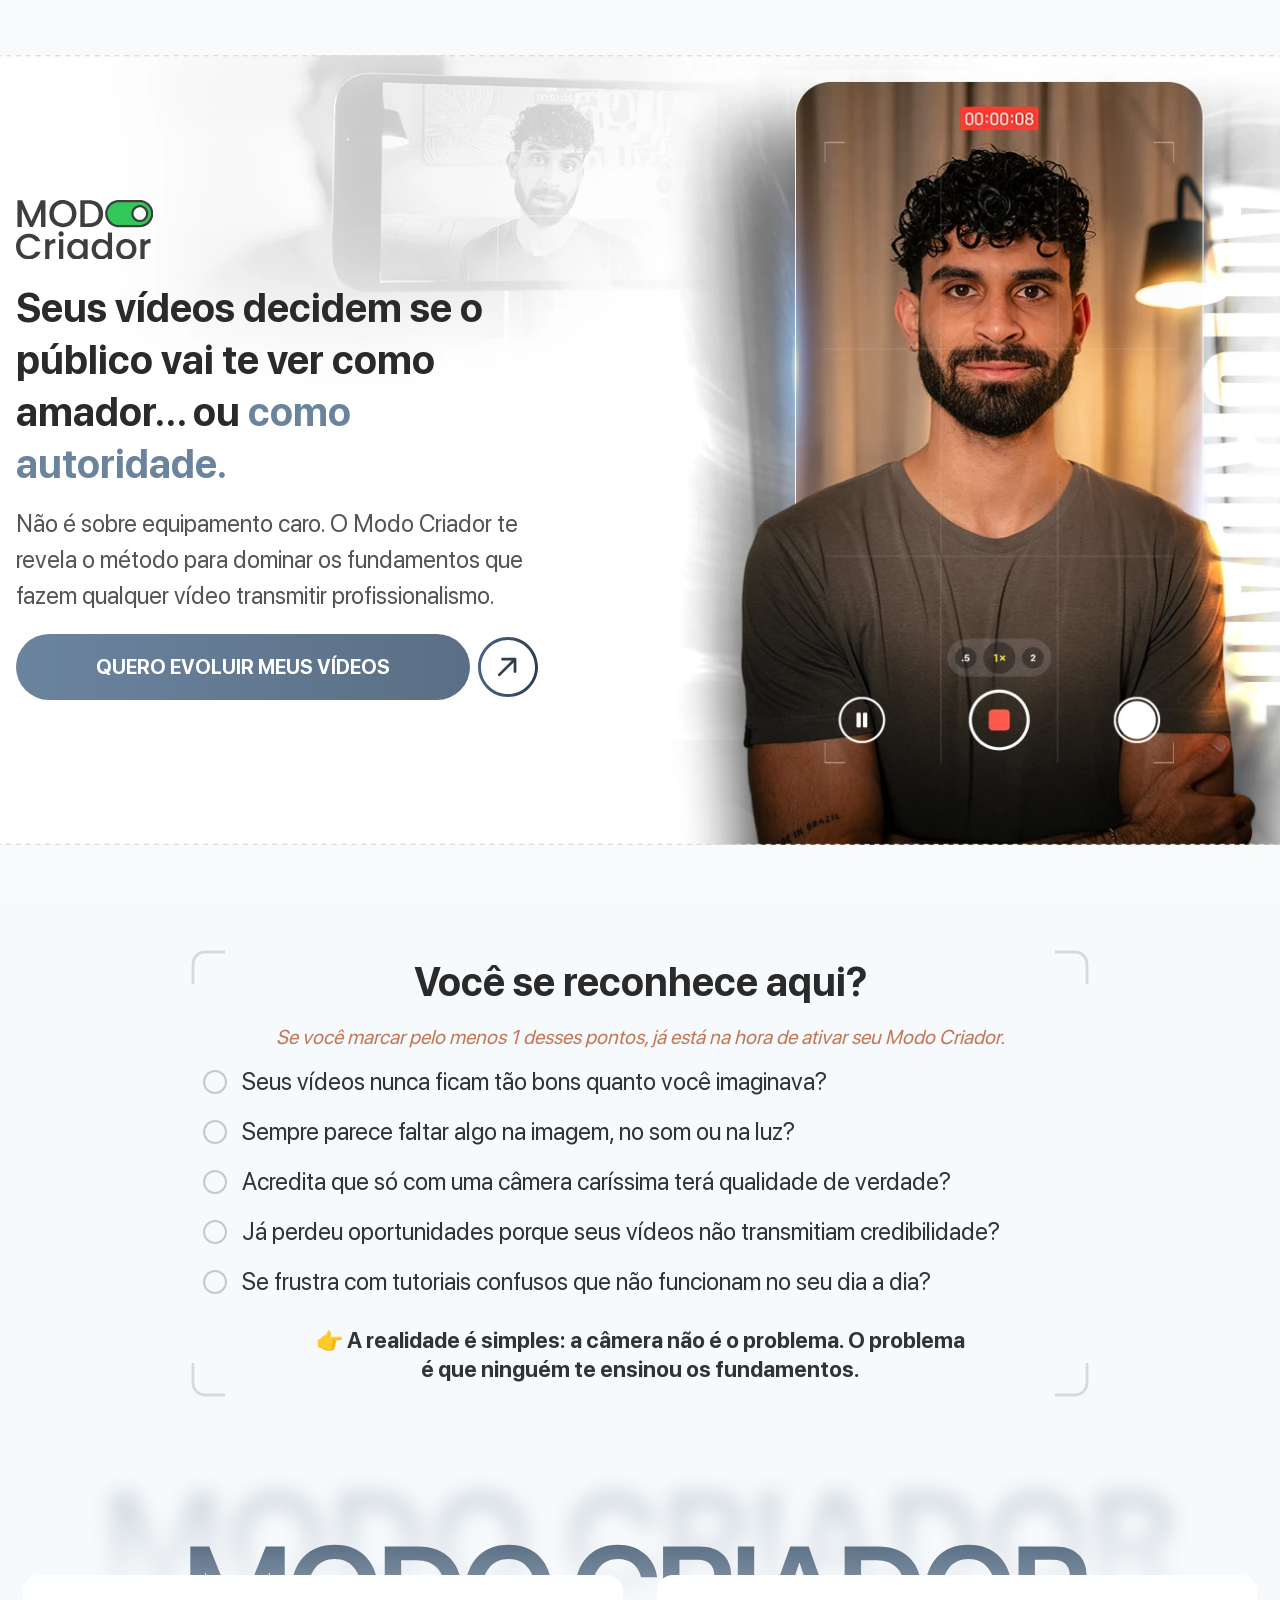
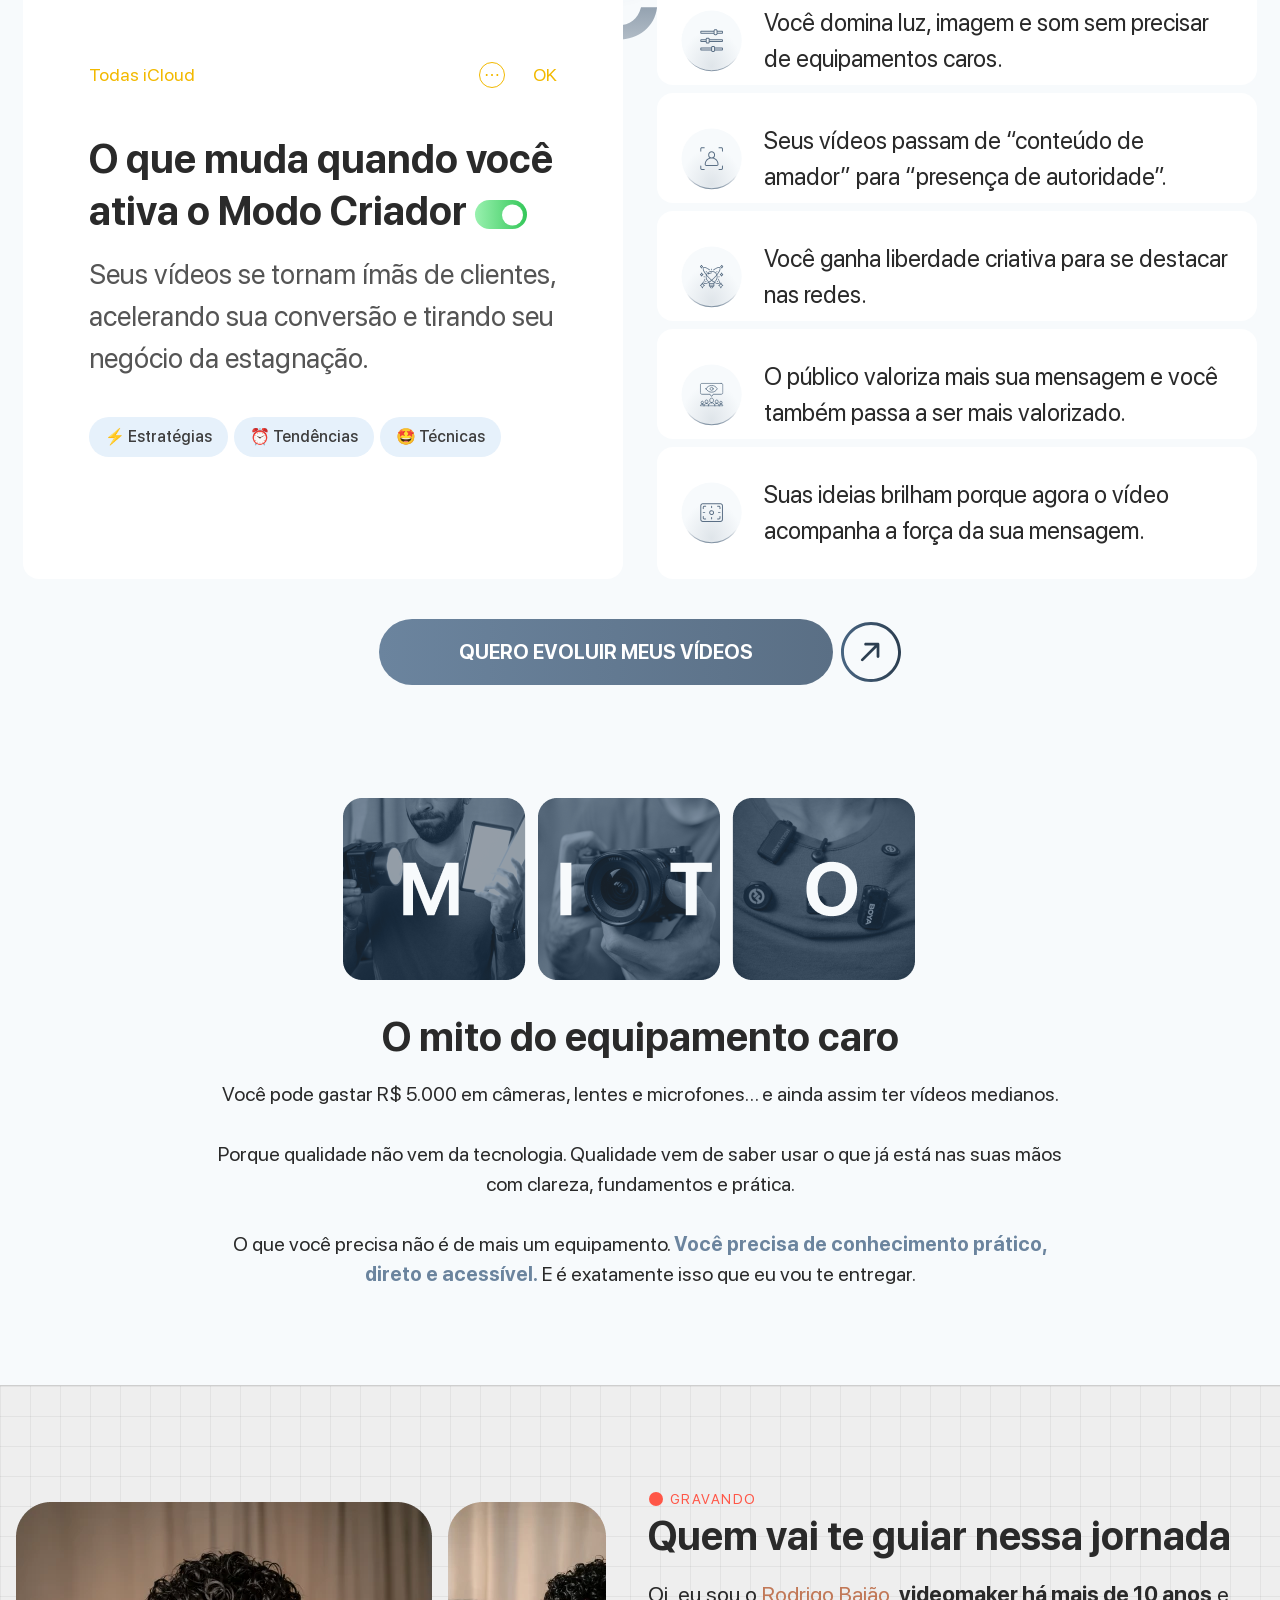
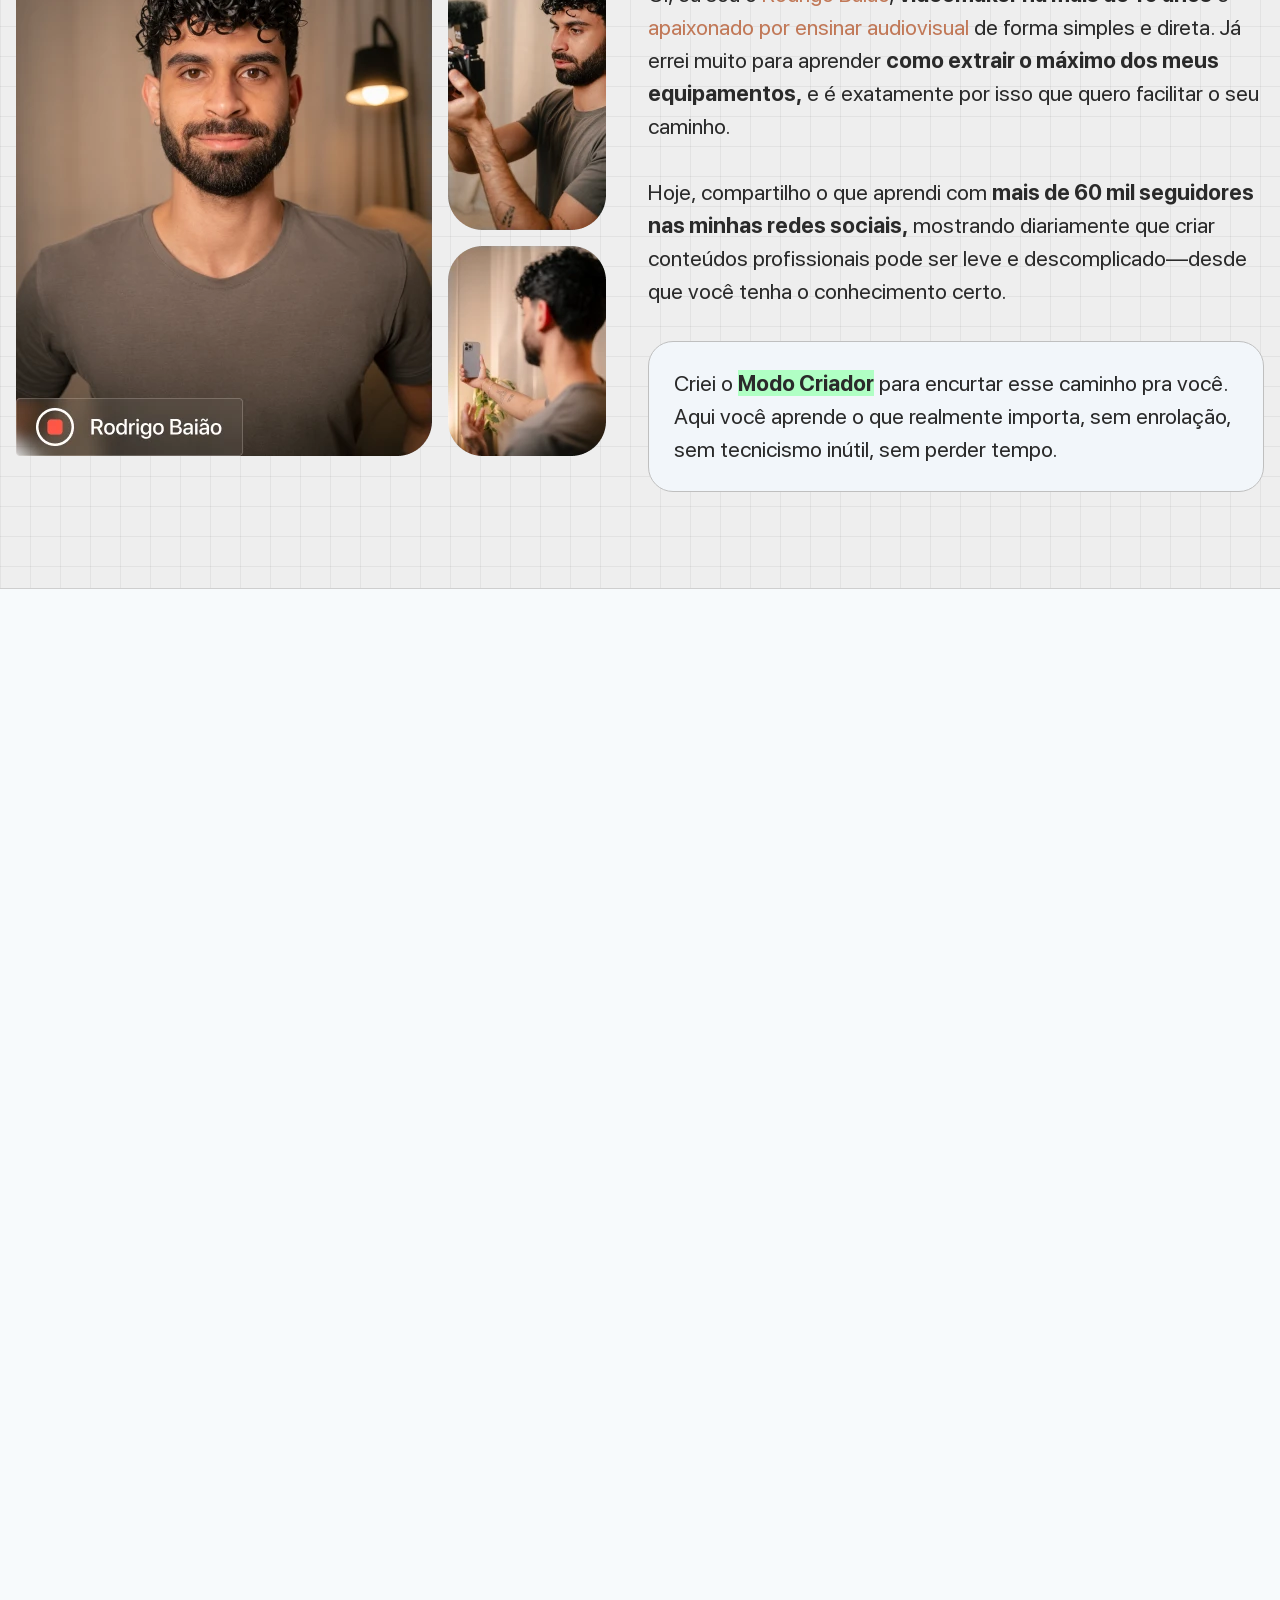
<file: rodrigobaiao.com.br_modocriador/index.html>
<!DOCTYPE html>
<html lang="pt-BR" style="scroll-behavior: auto;"><head>
<meta charset="utf-8"/>
<meta content="index, follow, max-image-preview:large, max-snippet:-1, max-video-preview:-1" name="robots"/>
<!-- This site is optimized with the Yoast SEO plugin v26.1.1 - https://yoast.com/wordpress/plugins/seo/ -->
<title>Modo Criador: Domine os Fundamentos do Vídeo - Rodrigo Baião</title><link as="image" data-rocket-preload="" fetchpriority="high" href="https://rodrigobaiao.com.br/wp-content/uploads/2025/10/bg_hero_t1_v1.webp" rel="preload"/>
<meta content="Transforme seus vídeos com o Modo Criador. Aprenda a melhorar a imagem, o som e a luz para resultados impressionantes." name="description"/>
<link href="https://rodrigobaiao.com.br/modocriador/" rel="canonical"/>
<meta content="pt_BR" property="og:locale"/>
<meta content="article" property="og:type"/>
<meta content="Modo Criador: Domine os Fundamentos do Vídeo - Rodrigo Baião" property="og:title"/>
<meta content="Transforme seus vídeos com o Modo Criador. Aprenda a melhorar a imagem, o som e a luz para resultados impressionantes." property="og:description"/>
<meta content="https://rodrigobaiao.com.br/modocriador/" property="og:url"/>
<meta content="Rodrigo Baião" property="og:site_name"/>
<meta content="2025-12-01T12:14:25+00:00" property="article:modified_time"/>
<meta content="assets/mito_image_dc6df0354ad2.webp" property="og:image"/>
<meta content="572" property="og:image:width"/>
<meta content="184" property="og:image:height"/>
<meta content="image/webp" property="og:image:type"/>
<meta content="summary_large_image" name="twitter:card"/>
<meta content="Est. tempo de leitura" name="twitter:label1"/>
<meta content="12 minutos" name="twitter:data1"/>
<script class="yoast-schema-graph" type="application/ld+json">{"@context":"https://schema.org","@graph":[{"@type":"WebPage","@id":"https://rodrigobaiao.com.br/modocriador/","url":"https://rodrigobaiao.com.br/modocriador/","name":"Modo Criador: Domine os Fundamentos do Vídeo - Rodrigo Baião","isPartOf":{"@id":"https://rodrigobaiao.com.br/#website"},"primaryImageOfPage":{"@id":"https://rodrigobaiao.com.br/modocriador/#primaryimage"},"image":{"@id":"https://rodrigobaiao.com.br/modocriador/#primaryimage"},"thumbnailUrl":"https://rodrigobaiao.com.br/wp-content/uploads/2025/10/mito_image.webp","datePublished":"2025-10-02T13:36:46+00:00","dateModified":"2025-12-01T12:14:25+00:00","description":"Transforme seus vídeos com o Modo Criador. Aprenda a melhorar a imagem, o som e a luz para resultados impressionantes.","breadcrumb":{"@id":"https://rodrigobaiao.com.br/modocriador/#breadcrumb"},"inLanguage":"pt-BR","potentialAction":[{"@type":"ReadAction","target":["https://rodrigobaiao.com.br/modocriador/"]}]},{"@type":"ImageObject","inLanguage":"pt-BR","@id":"https://rodrigobaiao.com.br/modocriador/#primaryimage","url":"https://rodrigobaiao.com.br/wp-content/uploads/2025/10/mito_image.webp","contentUrl":"https://rodrigobaiao.com.br/wp-content/uploads/2025/10/mito_image.webp","width":572,"height":184},{"@type":"BreadcrumbList","@id":"https://rodrigobaiao.com.br/modocriador/#breadcrumb","itemListElement":[{"@type":"ListItem","position":1,"name":"Início","item":"https://rodrigobaiao.com.br/"},{"@type":"ListItem","position":2,"name":"Modo Criador"}]},{"@type":"WebSite","@id":"https://rodrigobaiao.com.br/#website","url":"https://rodrigobaiao.com.br/","name":"Rodrigo Baião","description":"Fotógrafo, Filmmaker e criador de conteúdo.  Um contador de histórias e amante de um café bem feito.  Criando conteúdo eu descobri minha paixão e comecei a me profissionalizar nessa área e hoje eu amo o que eu faço!  Ajudo filmmakers a cortar caminho na jornada do audiovisual.","potentialAction":[{"@type":"SearchAction","target":{"@type":"EntryPoint","urlTemplate":"https://rodrigobaiao.com.br/?s={search_term_string}"},"query-input":{"@type":"PropertyValueSpecification","valueRequired":true,"valueName":"search_term_string"}}],"inLanguage":"pt-BR"}]}</script>
<!-- / Yoast SEO plugin. -->
<link href="https://rodrigobaiao.com.br/feed/" rel="alternate" title="Feed para Rodrigo Baião »" type="application/rss+xml"/>
<link href="https://rodrigobaiao.com.br/comments/feed/" rel="alternate" title="Feed de comentários para Rodrigo Baião »" type="application/rss+xml"/>
<link href="https://rodrigobaiao.com.br/wp-json/oembed/1.0/embed?url=https%3A%2F%2Frodrigobaiao.com.br%2Fmodocriador%2F" rel="alternate" title="oEmbed (JSON)" type="application/json+oembed"/>
<link href="https://rodrigobaiao.com.br/wp-json/oembed/1.0/embed?url=https%3A%2F%2Frodrigobaiao.com.br%2Fmodocriador%2F&amp;format=xml" rel="alternate" title="oEmbed (XML)" type="text/xml+oembed"/>
<style id="wp-img-auto-sizes-contain-inline-css">
img:is([sizes=auto i],[sizes^="auto," i]){contain-intrinsic-size:3000px 1500px}
/*# sourceURL=wp-img-auto-sizes-contain-inline-css */
</style>
<style id="wp-emoji-styles-inline-css">

	img.wp-smiley, img.emoji {
		display: inline !important;
		border: none !important;
		box-shadow: none !important;
		height: 1em !important;
		width: 1em !important;
		margin: 0 0.07em !important;
		vertical-align: -0.1em !important;
		background: none !important;
		padding: 0 !important;
	}
/*# sourceURL=wp-emoji-styles-inline-css */
</style>
<link data-minify="1" href="assets/reset_9eff33d55fd8.css" id="hello-elementor-css" media="all" rel="stylesheet"/>
<link data-minify="1" href="assets/theme_1aa8c98dd6f1.css" id="hello-elementor-theme-style-css" media="all" rel="stylesheet"/>
<link data-minify="1" href="assets/header-footer_fcc3b04cefc0.css" id="hello-elementor-header-footer-css" media="all" rel="stylesheet"/>
<link href="assets/custom-frontend_724d3dede0e0.css" id="elementor-frontend-css" media="all" rel="stylesheet"/>
<style id="elementor-frontend-inline-css">
@-webkit-keyframes ha_fadeIn{0%{opacity:0}to{opacity:1}}@keyframes ha_fadeIn{0%{opacity:0}to{opacity:1}}@-webkit-keyframes ha_zoomIn{0%{opacity:0;-webkit-transform:scale3d(.3,.3,.3);transform:scale3d(.3,.3,.3)}50%{opacity:1}}@keyframes ha_zoomIn{0%{opacity:0;-webkit-transform:scale3d(.3,.3,.3);transform:scale3d(.3,.3,.3)}50%{opacity:1}}@-webkit-keyframes ha_rollIn{0%{opacity:0;-webkit-transform:translate3d(-100%,0,0) rotate3d(0,0,1,-120deg);transform:translate3d(-100%,0,0) rotate3d(0,0,1,-120deg)}to{opacity:1}}@keyframes ha_rollIn{0%{opacity:0;-webkit-transform:translate3d(-100%,0,0) rotate3d(0,0,1,-120deg);transform:translate3d(-100%,0,0) rotate3d(0,0,1,-120deg)}to{opacity:1}}@-webkit-keyframes ha_bounce{0%,20%,53%,to{-webkit-animation-timing-function:cubic-bezier(.215,.61,.355,1);animation-timing-function:cubic-bezier(.215,.61,.355,1)}40%,43%{-webkit-transform:translate3d(0,-30px,0) scaleY(1.1);transform:translate3d(0,-30px,0) scaleY(1.1);-webkit-animation-timing-function:cubic-bezier(.755,.05,.855,.06);animation-timing-function:cubic-bezier(.755,.05,.855,.06)}70%{-webkit-transform:translate3d(0,-15px,0) scaleY(1.05);transform:translate3d(0,-15px,0) scaleY(1.05);-webkit-animation-timing-function:cubic-bezier(.755,.05,.855,.06);animation-timing-function:cubic-bezier(.755,.05,.855,.06)}80%{-webkit-transition-timing-function:cubic-bezier(.215,.61,.355,1);transition-timing-function:cubic-bezier(.215,.61,.355,1);-webkit-transform:translate3d(0,0,0) scaleY(.95);transform:translate3d(0,0,0) scaleY(.95)}90%{-webkit-transform:translate3d(0,-4px,0) scaleY(1.02);transform:translate3d(0,-4px,0) scaleY(1.02)}}@keyframes ha_bounce{0%,20%,53%,to{-webkit-animation-timing-function:cubic-bezier(.215,.61,.355,1);animation-timing-function:cubic-bezier(.215,.61,.355,1)}40%,43%{-webkit-transform:translate3d(0,-30px,0) scaleY(1.1);transform:translate3d(0,-30px,0) scaleY(1.1);-webkit-animation-timing-function:cubic-bezier(.755,.05,.855,.06);animation-timing-function:cubic-bezier(.755,.05,.855,.06)}70%{-webkit-transform:translate3d(0,-15px,0) scaleY(1.05);transform:translate3d(0,-15px,0) scaleY(1.05);-webkit-animation-timing-function:cubic-bezier(.755,.05,.855,.06);animation-timing-function:cubic-bezier(.755,.05,.855,.06)}80%{-webkit-transition-timing-function:cubic-bezier(.215,.61,.355,1);transition-timing-function:cubic-bezier(.215,.61,.355,1);-webkit-transform:translate3d(0,0,0) scaleY(.95);transform:translate3d(0,0,0) scaleY(.95)}90%{-webkit-transform:translate3d(0,-4px,0) scaleY(1.02);transform:translate3d(0,-4px,0) scaleY(1.02)}}@-webkit-keyframes ha_bounceIn{0%,20%,40%,60%,80%,to{-webkit-animation-timing-function:cubic-bezier(.215,.61,.355,1);animation-timing-function:cubic-bezier(.215,.61,.355,1)}0%{opacity:0;-webkit-transform:scale3d(.3,.3,.3);transform:scale3d(.3,.3,.3)}20%{-webkit-transform:scale3d(1.1,1.1,1.1);transform:scale3d(1.1,1.1,1.1)}40%{-webkit-transform:scale3d(.9,.9,.9);transform:scale3d(.9,.9,.9)}60%{opacity:1;-webkit-transform:scale3d(1.03,1.03,1.03);transform:scale3d(1.03,1.03,1.03)}80%{-webkit-transform:scale3d(.97,.97,.97);transform:scale3d(.97,.97,.97)}to{opacity:1}}@keyframes ha_bounceIn{0%,20%,40%,60%,80%,to{-webkit-animation-timing-function:cubic-bezier(.215,.61,.355,1);animation-timing-function:cubic-bezier(.215,.61,.355,1)}0%{opacity:0;-webkit-transform:scale3d(.3,.3,.3);transform:scale3d(.3,.3,.3)}20%{-webkit-transform:scale3d(1.1,1.1,1.1);transform:scale3d(1.1,1.1,1.1)}40%{-webkit-transform:scale3d(.9,.9,.9);transform:scale3d(.9,.9,.9)}60%{opacity:1;-webkit-transform:scale3d(1.03,1.03,1.03);transform:scale3d(1.03,1.03,1.03)}80%{-webkit-transform:scale3d(.97,.97,.97);transform:scale3d(.97,.97,.97)}to{opacity:1}}@-webkit-keyframes ha_flipInX{0%{opacity:0;-webkit-transform:perspective(400px) rotate3d(1,0,0,90deg);transform:perspective(400px) rotate3d(1,0,0,90deg);-webkit-animation-timing-function:ease-in;animation-timing-function:ease-in}40%{-webkit-transform:perspective(400px) rotate3d(1,0,0,-20deg);transform:perspective(400px) rotate3d(1,0,0,-20deg);-webkit-animation-timing-function:ease-in;animation-timing-function:ease-in}60%{opacity:1;-webkit-transform:perspective(400px) rotate3d(1,0,0,10deg);transform:perspective(400px) rotate3d(1,0,0,10deg)}80%{-webkit-transform:perspective(400px) rotate3d(1,0,0,-5deg);transform:perspective(400px) rotate3d(1,0,0,-5deg)}}@keyframes ha_flipInX{0%{opacity:0;-webkit-transform:perspective(400px) rotate3d(1,0,0,90deg);transform:perspective(400px) rotate3d(1,0,0,90deg);-webkit-animation-timing-function:ease-in;animation-timing-function:ease-in}40%{-webkit-transform:perspective(400px) rotate3d(1,0,0,-20deg);transform:perspective(400px) rotate3d(1,0,0,-20deg);-webkit-animation-timing-function:ease-in;animation-timing-function:ease-in}60%{opacity:1;-webkit-transform:perspective(400px) rotate3d(1,0,0,10deg);transform:perspective(400px) rotate3d(1,0,0,10deg)}80%{-webkit-transform:perspective(400px) rotate3d(1,0,0,-5deg);transform:perspective(400px) rotate3d(1,0,0,-5deg)}}@-webkit-keyframes ha_flipInY{0%{opacity:0;-webkit-transform:perspective(400px) rotate3d(0,1,0,90deg);transform:perspective(400px) rotate3d(0,1,0,90deg);-webkit-animation-timing-function:ease-in;animation-timing-function:ease-in}40%{-webkit-transform:perspective(400px) rotate3d(0,1,0,-20deg);transform:perspective(400px) rotate3d(0,1,0,-20deg);-webkit-animation-timing-function:ease-in;animation-timing-function:ease-in}60%{opacity:1;-webkit-transform:perspective(400px) rotate3d(0,1,0,10deg);transform:perspective(400px) rotate3d(0,1,0,10deg)}80%{-webkit-transform:perspective(400px) rotate3d(0,1,0,-5deg);transform:perspective(400px) rotate3d(0,1,0,-5deg)}}@keyframes ha_flipInY{0%{opacity:0;-webkit-transform:perspective(400px) rotate3d(0,1,0,90deg);transform:perspective(400px) rotate3d(0,1,0,90deg);-webkit-animation-timing-function:ease-in;animation-timing-function:ease-in}40%{-webkit-transform:perspective(400px) rotate3d(0,1,0,-20deg);transform:perspective(400px) rotate3d(0,1,0,-20deg);-webkit-animation-timing-function:ease-in;animation-timing-function:ease-in}60%{opacity:1;-webkit-transform:perspective(400px) rotate3d(0,1,0,10deg);transform:perspective(400px) rotate3d(0,1,0,10deg)}80%{-webkit-transform:perspective(400px) rotate3d(0,1,0,-5deg);transform:perspective(400px) rotate3d(0,1,0,-5deg)}}@-webkit-keyframes ha_swing{20%{-webkit-transform:rotate3d(0,0,1,15deg);transform:rotate3d(0,0,1,15deg)}40%{-webkit-transform:rotate3d(0,0,1,-10deg);transform:rotate3d(0,0,1,-10deg)}60%{-webkit-transform:rotate3d(0,0,1,5deg);transform:rotate3d(0,0,1,5deg)}80%{-webkit-transform:rotate3d(0,0,1,-5deg);transform:rotate3d(0,0,1,-5deg)}}@keyframes ha_swing{20%{-webkit-transform:rotate3d(0,0,1,15deg);transform:rotate3d(0,0,1,15deg)}40%{-webkit-transform:rotate3d(0,0,1,-10deg);transform:rotate3d(0,0,1,-10deg)}60%{-webkit-transform:rotate3d(0,0,1,5deg);transform:rotate3d(0,0,1,5deg)}80%{-webkit-transform:rotate3d(0,0,1,-5deg);transform:rotate3d(0,0,1,-5deg)}}@-webkit-keyframes ha_slideInDown{0%{visibility:visible;-webkit-transform:translate3d(0,-100%,0);transform:translate3d(0,-100%,0)}}@keyframes ha_slideInDown{0%{visibility:visible;-webkit-transform:translate3d(0,-100%,0);transform:translate3d(0,-100%,0)}}@-webkit-keyframes ha_slideInUp{0%{visibility:visible;-webkit-transform:translate3d(0,100%,0);transform:translate3d(0,100%,0)}}@keyframes ha_slideInUp{0%{visibility:visible;-webkit-transform:translate3d(0,100%,0);transform:translate3d(0,100%,0)}}@-webkit-keyframes ha_slideInLeft{0%{visibility:visible;-webkit-transform:translate3d(-100%,0,0);transform:translate3d(-100%,0,0)}}@keyframes ha_slideInLeft{0%{visibility:visible;-webkit-transform:translate3d(-100%,0,0);transform:translate3d(-100%,0,0)}}@-webkit-keyframes ha_slideInRight{0%{visibility:visible;-webkit-transform:translate3d(100%,0,0);transform:translate3d(100%,0,0)}}@keyframes ha_slideInRight{0%{visibility:visible;-webkit-transform:translate3d(100%,0,0);transform:translate3d(100%,0,0)}}.ha_fadeIn{-webkit-animation-name:ha_fadeIn;animation-name:ha_fadeIn}.ha_zoomIn{-webkit-animation-name:ha_zoomIn;animation-name:ha_zoomIn}.ha_rollIn{-webkit-animation-name:ha_rollIn;animation-name:ha_rollIn}.ha_bounce{-webkit-transform-origin:center bottom;-ms-transform-origin:center bottom;transform-origin:center bottom;-webkit-animation-name:ha_bounce;animation-name:ha_bounce}.ha_bounceIn{-webkit-animation-name:ha_bounceIn;animation-name:ha_bounceIn;-webkit-animation-duration:.75s;-webkit-animation-duration:calc(var(--animate-duration)*.75);animation-duration:.75s;animation-duration:calc(var(--animate-duration)*.75)}.ha_flipInX,.ha_flipInY{-webkit-animation-name:ha_flipInX;animation-name:ha_flipInX;-webkit-backface-visibility:visible!important;backface-visibility:visible!important}.ha_flipInY{-webkit-animation-name:ha_flipInY;animation-name:ha_flipInY}.ha_swing{-webkit-transform-origin:top center;-ms-transform-origin:top center;transform-origin:top center;-webkit-animation-name:ha_swing;animation-name:ha_swing}.ha_slideInDown{-webkit-animation-name:ha_slideInDown;animation-name:ha_slideInDown}.ha_slideInUp{-webkit-animation-name:ha_slideInUp;animation-name:ha_slideInUp}.ha_slideInLeft{-webkit-animation-name:ha_slideInLeft;animation-name:ha_slideInLeft}.ha_slideInRight{-webkit-animation-name:ha_slideInRight;animation-name:ha_slideInRight}.ha-css-transform-yes{-webkit-transition-duration:var(--ha-tfx-transition-duration, .2s);transition-duration:var(--ha-tfx-transition-duration, .2s);-webkit-transition-property:-webkit-transform;transition-property:transform;transition-property:transform,-webkit-transform;-webkit-transform:translate(var(--ha-tfx-translate-x, 0),var(--ha-tfx-translate-y, 0)) scale(var(--ha-tfx-scale-x, 1),var(--ha-tfx-scale-y, 1)) skew(var(--ha-tfx-skew-x, 0),var(--ha-tfx-skew-y, 0)) rotateX(var(--ha-tfx-rotate-x, 0)) rotateY(var(--ha-tfx-rotate-y, 0)) rotateZ(var(--ha-tfx-rotate-z, 0));transform:translate(var(--ha-tfx-translate-x, 0),var(--ha-tfx-translate-y, 0)) scale(var(--ha-tfx-scale-x, 1),var(--ha-tfx-scale-y, 1)) skew(var(--ha-tfx-skew-x, 0),var(--ha-tfx-skew-y, 0)) rotateX(var(--ha-tfx-rotate-x, 0)) rotateY(var(--ha-tfx-rotate-y, 0)) rotateZ(var(--ha-tfx-rotate-z, 0))}.ha-css-transform-yes:hover{-webkit-transform:translate(var(--ha-tfx-translate-x-hover, var(--ha-tfx-translate-x, 0)),var(--ha-tfx-translate-y-hover, var(--ha-tfx-translate-y, 0))) scale(var(--ha-tfx-scale-x-hover, var(--ha-tfx-scale-x, 1)),var(--ha-tfx-scale-y-hover, var(--ha-tfx-scale-y, 1))) skew(var(--ha-tfx-skew-x-hover, var(--ha-tfx-skew-x, 0)),var(--ha-tfx-skew-y-hover, var(--ha-tfx-skew-y, 0))) rotateX(var(--ha-tfx-rotate-x-hover, var(--ha-tfx-rotate-x, 0))) rotateY(var(--ha-tfx-rotate-y-hover, var(--ha-tfx-rotate-y, 0))) rotateZ(var(--ha-tfx-rotate-z-hover, var(--ha-tfx-rotate-z, 0)));transform:translate(var(--ha-tfx-translate-x-hover, var(--ha-tfx-translate-x, 0)),var(--ha-tfx-translate-y-hover, var(--ha-tfx-translate-y, 0))) scale(var(--ha-tfx-scale-x-hover, var(--ha-tfx-scale-x, 1)),var(--ha-tfx-scale-y-hover, var(--ha-tfx-scale-y, 1))) skew(var(--ha-tfx-skew-x-hover, var(--ha-tfx-skew-x, 0)),var(--ha-tfx-skew-y-hover, var(--ha-tfx-skew-y, 0))) rotateX(var(--ha-tfx-rotate-x-hover, var(--ha-tfx-rotate-x, 0))) rotateY(var(--ha-tfx-rotate-y-hover, var(--ha-tfx-rotate-y, 0))) rotateZ(var(--ha-tfx-rotate-z-hover, var(--ha-tfx-rotate-z, 0)))}.happy-addon>.elementor-widget-container{word-wrap:break-word;overflow-wrap:break-word}.happy-addon>.elementor-widget-container,.happy-addon>.elementor-widget-container *{-webkit-box-sizing:border-box;box-sizing:border-box}.happy-addon:not(:has(.elementor-widget-container)),.happy-addon:not(:has(.elementor-widget-container)) *{-webkit-box-sizing:border-box;box-sizing:border-box;word-wrap:break-word;overflow-wrap:break-word}.happy-addon p:empty{display:none}.happy-addon .elementor-inline-editing{min-height:auto!important}.happy-addon-pro img{max-width:100%;height:auto;-o-object-fit:cover;object-fit:cover}.ha-screen-reader-text{position:absolute;overflow:hidden;clip:rect(1px,1px,1px,1px);margin:-1px;padding:0;width:1px;height:1px;border:0;word-wrap:normal!important;-webkit-clip-path:inset(50%);clip-path:inset(50%)}.ha-has-bg-overlay>.elementor-widget-container{position:relative;z-index:1}.ha-has-bg-overlay>.elementor-widget-container:before{position:absolute;top:0;left:0;z-index:-1;width:100%;height:100%;content:""}.ha-has-bg-overlay:not(:has(.elementor-widget-container)){position:relative;z-index:1}.ha-has-bg-overlay:not(:has(.elementor-widget-container)):before{position:absolute;top:0;left:0;z-index:-1;width:100%;height:100%;content:""}.ha-popup--is-enabled .ha-js-popup,.ha-popup--is-enabled .ha-js-popup img{cursor:-webkit-zoom-in!important;cursor:zoom-in!important}.mfp-wrap .mfp-arrow,.mfp-wrap .mfp-close{background-color:transparent}.mfp-wrap .mfp-arrow:focus,.mfp-wrap .mfp-close:focus{outline-width:thin}.ha-advanced-tooltip-enable{position:relative;cursor:pointer;--ha-tooltip-arrow-color:black;--ha-tooltip-arrow-distance:0}.ha-advanced-tooltip-enable .ha-advanced-tooltip-content{position:absolute;z-index:999;display:none;padding:5px 0;width:120px;height:auto;border-radius:6px;background-color:#000;color:#fff;text-align:center;opacity:0}.ha-advanced-tooltip-enable .ha-advanced-tooltip-content::after{position:absolute;border-width:5px;border-style:solid;content:""}.ha-advanced-tooltip-enable .ha-advanced-tooltip-content.no-arrow::after{visibility:hidden}.ha-advanced-tooltip-enable .ha-advanced-tooltip-content.show{display:inline-block;opacity:1}.ha-advanced-tooltip-enable.ha-advanced-tooltip-top .ha-advanced-tooltip-content,body[data-elementor-device-mode=tablet] .ha-advanced-tooltip-enable.ha-advanced-tooltip-tablet-top .ha-advanced-tooltip-content{top:unset;right:0;bottom:calc(101% + var(--ha-tooltip-arrow-distance));left:0;margin:0 auto}.ha-advanced-tooltip-enable.ha-advanced-tooltip-top .ha-advanced-tooltip-content::after,body[data-elementor-device-mode=tablet] .ha-advanced-tooltip-enable.ha-advanced-tooltip-tablet-top .ha-advanced-tooltip-content::after{top:100%;right:unset;bottom:unset;left:50%;border-color:var(--ha-tooltip-arrow-color) transparent transparent transparent;-webkit-transform:translateX(-50%);-ms-transform:translateX(-50%);transform:translateX(-50%)}.ha-advanced-tooltip-enable.ha-advanced-tooltip-bottom .ha-advanced-tooltip-content,body[data-elementor-device-mode=tablet] .ha-advanced-tooltip-enable.ha-advanced-tooltip-tablet-bottom .ha-advanced-tooltip-content{top:calc(101% + var(--ha-tooltip-arrow-distance));right:0;bottom:unset;left:0;margin:0 auto}.ha-advanced-tooltip-enable.ha-advanced-tooltip-bottom .ha-advanced-tooltip-content::after,body[data-elementor-device-mode=tablet] .ha-advanced-tooltip-enable.ha-advanced-tooltip-tablet-bottom .ha-advanced-tooltip-content::after{top:unset;right:unset;bottom:100%;left:50%;border-color:transparent transparent var(--ha-tooltip-arrow-color) transparent;-webkit-transform:translateX(-50%);-ms-transform:translateX(-50%);transform:translateX(-50%)}.ha-advanced-tooltip-enable.ha-advanced-tooltip-left .ha-advanced-tooltip-content,body[data-elementor-device-mode=tablet] .ha-advanced-tooltip-enable.ha-advanced-tooltip-tablet-left .ha-advanced-tooltip-content{top:50%;right:calc(101% + var(--ha-tooltip-arrow-distance));bottom:unset;left:unset;-webkit-transform:translateY(-50%);-ms-transform:translateY(-50%);transform:translateY(-50%)}.ha-advanced-tooltip-enable.ha-advanced-tooltip-left .ha-advanced-tooltip-content::after,body[data-elementor-device-mode=tablet] .ha-advanced-tooltip-enable.ha-advanced-tooltip-tablet-left .ha-advanced-tooltip-content::after{top:50%;right:unset;bottom:unset;left:100%;border-color:transparent transparent transparent var(--ha-tooltip-arrow-color);-webkit-transform:translateY(-50%);-ms-transform:translateY(-50%);transform:translateY(-50%)}.ha-advanced-tooltip-enable.ha-advanced-tooltip-right .ha-advanced-tooltip-content,body[data-elementor-device-mode=tablet] .ha-advanced-tooltip-enable.ha-advanced-tooltip-tablet-right .ha-advanced-tooltip-content{top:50%;right:unset;bottom:unset;left:calc(101% + var(--ha-tooltip-arrow-distance));-webkit-transform:translateY(-50%);-ms-transform:translateY(-50%);transform:translateY(-50%)}.ha-advanced-tooltip-enable.ha-advanced-tooltip-right .ha-advanced-tooltip-content::after,body[data-elementor-device-mode=tablet] .ha-advanced-tooltip-enable.ha-advanced-tooltip-tablet-right .ha-advanced-tooltip-content::after{top:50%;right:100%;bottom:unset;left:unset;border-color:transparent var(--ha-tooltip-arrow-color) transparent transparent;-webkit-transform:translateY(-50%);-ms-transform:translateY(-50%);transform:translateY(-50%)}body[data-elementor-device-mode=mobile] .ha-advanced-tooltip-enable.ha-advanced-tooltip-mobile-top .ha-advanced-tooltip-content{top:unset;right:0;bottom:calc(101% + var(--ha-tooltip-arrow-distance));left:0;margin:0 auto}body[data-elementor-device-mode=mobile] .ha-advanced-tooltip-enable.ha-advanced-tooltip-mobile-top .ha-advanced-tooltip-content::after{top:100%;right:unset;bottom:unset;left:50%;border-color:var(--ha-tooltip-arrow-color) transparent transparent transparent;-webkit-transform:translateX(-50%);-ms-transform:translateX(-50%);transform:translateX(-50%)}body[data-elementor-device-mode=mobile] .ha-advanced-tooltip-enable.ha-advanced-tooltip-mobile-bottom .ha-advanced-tooltip-content{top:calc(101% + var(--ha-tooltip-arrow-distance));right:0;bottom:unset;left:0;margin:0 auto}body[data-elementor-device-mode=mobile] .ha-advanced-tooltip-enable.ha-advanced-tooltip-mobile-bottom .ha-advanced-tooltip-content::after{top:unset;right:unset;bottom:100%;left:50%;border-color:transparent transparent var(--ha-tooltip-arrow-color) transparent;-webkit-transform:translateX(-50%);-ms-transform:translateX(-50%);transform:translateX(-50%)}body[data-elementor-device-mode=mobile] .ha-advanced-tooltip-enable.ha-advanced-tooltip-mobile-left .ha-advanced-tooltip-content{top:50%;right:calc(101% + var(--ha-tooltip-arrow-distance));bottom:unset;left:unset;-webkit-transform:translateY(-50%);-ms-transform:translateY(-50%);transform:translateY(-50%)}body[data-elementor-device-mode=mobile] .ha-advanced-tooltip-enable.ha-advanced-tooltip-mobile-left .ha-advanced-tooltip-content::after{top:50%;right:unset;bottom:unset;left:100%;border-color:transparent transparent transparent var(--ha-tooltip-arrow-color);-webkit-transform:translateY(-50%);-ms-transform:translateY(-50%);transform:translateY(-50%)}body[data-elementor-device-mode=mobile] .ha-advanced-tooltip-enable.ha-advanced-tooltip-mobile-right .ha-advanced-tooltip-content{top:50%;right:unset;bottom:unset;left:calc(101% + var(--ha-tooltip-arrow-distance));-webkit-transform:translateY(-50%);-ms-transform:translateY(-50%);transform:translateY(-50%)}body[data-elementor-device-mode=mobile] .ha-advanced-tooltip-enable.ha-advanced-tooltip-mobile-right .ha-advanced-tooltip-content::after{top:50%;right:100%;bottom:unset;left:unset;border-color:transparent var(--ha-tooltip-arrow-color) transparent transparent;-webkit-transform:translateY(-50%);-ms-transform:translateY(-50%);transform:translateY(-50%)}body.elementor-editor-active .happy-addon.ha-gravityforms .gform_wrapper{display:block!important}.ha-scroll-to-top-wrap.ha-scroll-to-top-hide{display:none}.ha-scroll-to-top-wrap.edit-mode,.ha-scroll-to-top-wrap.single-page-off{display:none!important}.ha-scroll-to-top-button{position:fixed;right:15px;bottom:15px;z-index:9999;display:-webkit-box;display:-webkit-flex;display:-ms-flexbox;display:flex;-webkit-box-align:center;-webkit-align-items:center;align-items:center;-ms-flex-align:center;-webkit-box-pack:center;-ms-flex-pack:center;-webkit-justify-content:center;justify-content:center;width:50px;height:50px;border-radius:50px;background-color:#5636d1;color:#fff;text-align:center;opacity:1;cursor:pointer;-webkit-transition:all .3s;transition:all .3s}.ha-scroll-to-top-button i{color:#fff;font-size:16px}.ha-scroll-to-top-button:hover{background-color:#e2498a}
/*# sourceURL=elementor-frontend-inline-css */
</style>
<link href="assets/post-11_98ec47a06a2f.css" id="elementor-post-11-css" media="all" rel="stylesheet"/>
<link href="assets/custom-widget-icon-box_96bbb847c1a9.css" id="widget-icon-box-css" media="all" rel="stylesheet"/>
<link href="assets/custom-widget-image-box_7dc6f00aa21e.css" id="widget-image-box-css" media="all" rel="stylesheet"/>
<link href="assets/custom-widget-icon-list_1879ba1f2cb8.css" id="widget-icon-list-css" media="all" rel="stylesheet"/>
<link href="assets/widget-image_85079e81a1ab.css" id="widget-image-css" media="all" rel="stylesheet"/>
<link data-minify="1" href="assets/swiper_bb839c395a85.css" id="swiper-css" media="all" rel="stylesheet"/>
<link href="assets/e-swiper_f3ce6ae67227.css" id="e-swiper-css" media="all" rel="stylesheet"/>
<link href="assets/widget-image-carousel_f0738d1e837e.css" id="widget-image-carousel-css" media="all" rel="stylesheet"/>
<link href="assets/widget-heading_eead4fb9b55f.css" id="widget-heading-css" media="all" rel="stylesheet"/>
<link href="assets/widget-nested-accordion_6226c3df468d.css" id="widget-nested-accordion-css" media="all" rel="stylesheet"/>
<link href="assets/custom-pro-widget-call-to-acti_a5406336ff75.css" id="widget-call-to-action-css" media="all" rel="stylesheet"/>
<link href="assets/transitions_6f0993ea3b0d.css" id="e-transitions-css" media="all" rel="stylesheet"/>
<link href="assets/post-2182_17a35f145cc7.css" id="elementor-post-2182-css" media="all" rel="stylesheet"/>
<link data-minify="1" href="assets/style_596324fb9303.css" id="happy-icons-css" media="all" rel="stylesheet"/>
<link data-minify="1" href="assets/font-awesome_a008809f0bf1.css" id="font-awesome-css" media="all" rel="stylesheet"/>



<link href="https://rodrigobaiao.com.br/wp-json/" rel="https://api.w.org/"/><link href="https://rodrigobaiao.com.br/wp-json/wp/v2/pages/2182" rel="alternate" title="JSON" type="application/json"/><link href="https://rodrigobaiao.com.br/xmlrpc.php?rsd" rel="EditURI" title="RSD" type="application/rsd+xml"/>
<meta content="WordPress 6.9.4" name="generator"/>
<link href="https://rodrigobaiao.com.br/?p=2182" rel="shortlink"/>
<meta content="Elementor 3.32.4; features: e_font_icon_svg, additional_custom_breakpoints; settings: css_print_method-external, google_font-enabled, font_display-swap" name="generator"/>
<meta content="#F7FAFC" name="theme-color"/>
<link data-minify="1" href="assets/all_1ce4c032c5b1.css" rel="stylesheet"/>
<style>
				.e-con.e-parent:nth-of-type(n+4):not(.e-lazyloaded):not(.e-no-lazyload),
				.e-con.e-parent:nth-of-type(n+4):not(.e-lazyloaded):not(.e-no-lazyload) * {
					background-image: none !important;
				}
				@media screen and (max-height: 1024px) {
					.e-con.e-parent:nth-of-type(n+3):not(.e-lazyloaded):not(.e-no-lazyload),
					.e-con.e-parent:nth-of-type(n+3):not(.e-lazyloaded):not(.e-no-lazyload) * {
						background-image: none !important;
					}
				}
				@media screen and (max-height: 640px) {
					.e-con.e-parent:nth-of-type(n+2):not(.e-lazyloaded):not(.e-no-lazyload),
					.e-con.e-parent:nth-of-type(n+2):not(.e-lazyloaded):not(.e-no-lazyload) * {
						background-image: none !important;
					}
				}
			</style>
<meta content="#000000" name="theme-color"/>
<link href="assets/Icon_fac1c3512fd2.svg" rel="icon" sizes="32x32"/>
<link href="assets/Icon_fac1c3512fd2.svg" rel="icon" sizes="192x192"/>
<link href="assets/Icon_fac1c3512fd2.svg" rel="apple-touch-icon"/>
<meta content="assets/Icon_fac1c3512fd2.svg" name="msapplication-TileImage"/>
<meta content="width=device-width, initial-scale=1.0, viewport-fit=cover" name="viewport"/><style id="global-styles-inline-css">
:root{--wp--preset--aspect-ratio--square: 1;--wp--preset--aspect-ratio--4-3: 4/3;--wp--preset--aspect-ratio--3-4: 3/4;--wp--preset--aspect-ratio--3-2: 3/2;--wp--preset--aspect-ratio--2-3: 2/3;--wp--preset--aspect-ratio--16-9: 16/9;--wp--preset--aspect-ratio--9-16: 9/16;--wp--preset--color--black: #000000;--wp--preset--color--cyan-bluish-gray: #abb8c3;--wp--preset--color--white: #ffffff;--wp--preset--color--pale-pink: #f78da7;--wp--preset--color--vivid-red: #cf2e2e;--wp--preset--color--luminous-vivid-orange: #ff6900;--wp--preset--color--luminous-vivid-amber: #fcb900;--wp--preset--color--light-green-cyan: #7bdcb5;--wp--preset--color--vivid-green-cyan: #00d084;--wp--preset--color--pale-cyan-blue: #8ed1fc;--wp--preset--color--vivid-cyan-blue: #0693e3;--wp--preset--color--vivid-purple: #9b51e0;--wp--preset--gradient--vivid-cyan-blue-to-vivid-purple: linear-gradient(135deg,rgb(6,147,227) 0%,rgb(155,81,224) 100%);--wp--preset--gradient--light-green-cyan-to-vivid-green-cyan: linear-gradient(135deg,rgb(122,220,180) 0%,rgb(0,208,130) 100%);--wp--preset--gradient--luminous-vivid-amber-to-luminous-vivid-orange: linear-gradient(135deg,rgb(252,185,0) 0%,rgb(255,105,0) 100%);--wp--preset--gradient--luminous-vivid-orange-to-vivid-red: linear-gradient(135deg,rgb(255,105,0) 0%,rgb(207,46,46) 100%);--wp--preset--gradient--very-light-gray-to-cyan-bluish-gray: linear-gradient(135deg,rgb(238,238,238) 0%,rgb(169,184,195) 100%);--wp--preset--gradient--cool-to-warm-spectrum: linear-gradient(135deg,rgb(74,234,220) 0%,rgb(151,120,209) 20%,rgb(207,42,186) 40%,rgb(238,44,130) 60%,rgb(251,105,98) 80%,rgb(254,248,76) 100%);--wp--preset--gradient--blush-light-purple: linear-gradient(135deg,rgb(255,206,236) 0%,rgb(152,150,240) 100%);--wp--preset--gradient--blush-bordeaux: linear-gradient(135deg,rgb(254,205,165) 0%,rgb(254,45,45) 50%,rgb(107,0,62) 100%);--wp--preset--gradient--luminous-dusk: linear-gradient(135deg,rgb(255,203,112) 0%,rgb(199,81,192) 50%,rgb(65,88,208) 100%);--wp--preset--gradient--pale-ocean: linear-gradient(135deg,rgb(255,245,203) 0%,rgb(182,227,212) 50%,rgb(51,167,181) 100%);--wp--preset--gradient--electric-grass: linear-gradient(135deg,rgb(202,248,128) 0%,rgb(113,206,126) 100%);--wp--preset--gradient--midnight: linear-gradient(135deg,rgb(2,3,129) 0%,rgb(40,116,252) 100%);--wp--preset--font-size--small: 13px;--wp--preset--font-size--medium: 20px;--wp--preset--font-size--large: 36px;--wp--preset--font-size--x-large: 42px;--wp--preset--spacing--20: 0.44rem;--wp--preset--spacing--30: 0.67rem;--wp--preset--spacing--40: 1rem;--wp--preset--spacing--50: 1.5rem;--wp--preset--spacing--60: 2.25rem;--wp--preset--spacing--70: 3.38rem;--wp--preset--spacing--80: 5.06rem;--wp--preset--shadow--natural: 6px 6px 9px rgba(0, 0, 0, 0.2);--wp--preset--shadow--deep: 12px 12px 50px rgba(0, 0, 0, 0.4);--wp--preset--shadow--sharp: 6px 6px 0px rgba(0, 0, 0, 0.2);--wp--preset--shadow--outlined: 6px 6px 0px -3px rgb(255, 255, 255), 6px 6px rgb(0, 0, 0);--wp--preset--shadow--crisp: 6px 6px 0px rgb(0, 0, 0);}:root { --wp--style--global--content-size: 800px;--wp--style--global--wide-size: 1200px; }:where(body) { margin: 0; }.wp-site-blocks > .alignleft { float: left; margin-right: 2em; }.wp-site-blocks > .alignright { float: right; margin-left: 2em; }.wp-site-blocks > .aligncenter { justify-content: center; margin-left: auto; margin-right: auto; }:where(.wp-site-blocks) > * { margin-block-start: 24px; margin-block-end: 0; }:where(.wp-site-blocks) > :first-child { margin-block-start: 0; }:where(.wp-site-blocks) > :last-child { margin-block-end: 0; }:root { --wp--style--block-gap: 24px; }:root :where(.is-layout-flow) > :first-child{margin-block-start: 0;}:root :where(.is-layout-flow) > :last-child{margin-block-end: 0;}:root :where(.is-layout-flow) > *{margin-block-start: 24px;margin-block-end: 0;}:root :where(.is-layout-constrained) > :first-child{margin-block-start: 0;}:root :where(.is-layout-constrained) > :last-child{margin-block-end: 0;}:root :where(.is-layout-constrained) > *{margin-block-start: 24px;margin-block-end: 0;}:root :where(.is-layout-flex){gap: 24px;}:root :where(.is-layout-grid){gap: 24px;}.is-layout-flow > .alignleft{float: left;margin-inline-start: 0;margin-inline-end: 2em;}.is-layout-flow > .alignright{float: right;margin-inline-start: 2em;margin-inline-end: 0;}.is-layout-flow > .aligncenter{margin-left: auto !important;margin-right: auto !important;}.is-layout-constrained > .alignleft{float: left;margin-inline-start: 0;margin-inline-end: 2em;}.is-layout-constrained > .alignright{float: right;margin-inline-start: 2em;margin-inline-end: 0;}.is-layout-constrained > .aligncenter{margin-left: auto !important;margin-right: auto !important;}.is-layout-constrained > :where(:not(.alignleft):not(.alignright):not(.alignfull)){max-width: var(--wp--style--global--content-size);margin-left: auto !important;margin-right: auto !important;}.is-layout-constrained > .alignwide{max-width: var(--wp--style--global--wide-size);}body .is-layout-flex{display: flex;}.is-layout-flex{flex-wrap: wrap;align-items: center;}.is-layout-flex > :is(*, div){margin: 0;}body .is-layout-grid{display: grid;}.is-layout-grid > :is(*, div){margin: 0;}body{padding-top: 0px;padding-right: 0px;padding-bottom: 0px;padding-left: 0px;}a:where(:not(.wp-element-button)){text-decoration: underline;}:root :where(.wp-element-button, .wp-block-button__link){background-color: #32373c;border-width: 0;color: #fff;font-family: inherit;font-size: inherit;font-style: inherit;font-weight: inherit;letter-spacing: inherit;line-height: inherit;padding-top: calc(0.667em + 2px);padding-right: calc(1.333em + 2px);padding-bottom: calc(0.667em + 2px);padding-left: calc(1.333em + 2px);text-decoration: none;text-transform: inherit;}.has-black-color{color: var(--wp--preset--color--black) !important;}.has-cyan-bluish-gray-color{color: var(--wp--preset--color--cyan-bluish-gray) !important;}.has-white-color{color: var(--wp--preset--color--white) !important;}.has-pale-pink-color{color: var(--wp--preset--color--pale-pink) !important;}.has-vivid-red-color{color: var(--wp--preset--color--vivid-red) !important;}.has-luminous-vivid-orange-color{color: var(--wp--preset--color--luminous-vivid-orange) !important;}.has-luminous-vivid-amber-color{color: var(--wp--preset--color--luminous-vivid-amber) !important;}.has-light-green-cyan-color{color: var(--wp--preset--color--light-green-cyan) !important;}.has-vivid-green-cyan-color{color: var(--wp--preset--color--vivid-green-cyan) !important;}.has-pale-cyan-blue-color{color: var(--wp--preset--color--pale-cyan-blue) !important;}.has-vivid-cyan-blue-color{color: var(--wp--preset--color--vivid-cyan-blue) !important;}.has-vivid-purple-color{color: var(--wp--preset--color--vivid-purple) !important;}.has-black-background-color{background-color: var(--wp--preset--color--black) !important;}.has-cyan-bluish-gray-background-color{background-color: var(--wp--preset--color--cyan-bluish-gray) !important;}.has-white-background-color{background-color: var(--wp--preset--color--white) !important;}.has-pale-pink-background-color{background-color: var(--wp--preset--color--pale-pink) !important;}.has-vivid-red-background-color{background-color: var(--wp--preset--color--vivid-red) !important;}.has-luminous-vivid-orange-background-color{background-color: var(--wp--preset--color--luminous-vivid-orange) !important;}.has-luminous-vivid-amber-background-color{background-color: var(--wp--preset--color--luminous-vivid-amber) !important;}.has-light-green-cyan-background-color{background-color: var(--wp--preset--color--light-green-cyan) !important;}.has-vivid-green-cyan-background-color{background-color: var(--wp--preset--color--vivid-green-cyan) !important;}.has-pale-cyan-blue-background-color{background-color: var(--wp--preset--color--pale-cyan-blue) !important;}.has-vivid-cyan-blue-background-color{background-color: var(--wp--preset--color--vivid-cyan-blue) !important;}.has-vivid-purple-background-color{background-color: var(--wp--preset--color--vivid-purple) !important;}.has-black-border-color{border-color: var(--wp--preset--color--black) !important;}.has-cyan-bluish-gray-border-color{border-color: var(--wp--preset--color--cyan-bluish-gray) !important;}.has-white-border-color{border-color: var(--wp--preset--color--white) !important;}.has-pale-pink-border-color{border-color: var(--wp--preset--color--pale-pink) !important;}.has-vivid-red-border-color{border-color: var(--wp--preset--color--vivid-red) !important;}.has-luminous-vivid-orange-border-color{border-color: var(--wp--preset--color--luminous-vivid-orange) !important;}.has-luminous-vivid-amber-border-color{border-color: var(--wp--preset--color--luminous-vivid-amber) !important;}.has-light-green-cyan-border-color{border-color: var(--wp--preset--color--light-green-cyan) !important;}.has-vivid-green-cyan-border-color{border-color: var(--wp--preset--color--vivid-green-cyan) !important;}.has-pale-cyan-blue-border-color{border-color: var(--wp--preset--color--pale-cyan-blue) !important;}.has-vivid-cyan-blue-border-color{border-color: var(--wp--preset--color--vivid-cyan-blue) !important;}.has-vivid-purple-border-color{border-color: var(--wp--preset--color--vivid-purple) !important;}.has-vivid-cyan-blue-to-vivid-purple-gradient-background{background: var(--wp--preset--gradient--vivid-cyan-blue-to-vivid-purple) !important;}.has-light-green-cyan-to-vivid-green-cyan-gradient-background{background: var(--wp--preset--gradient--light-green-cyan-to-vivid-green-cyan) !important;}.has-luminous-vivid-amber-to-luminous-vivid-orange-gradient-background{background: var(--wp--preset--gradient--luminous-vivid-amber-to-luminous-vivid-orange) !important;}.has-luminous-vivid-orange-to-vivid-red-gradient-background{background: var(--wp--preset--gradient--luminous-vivid-orange-to-vivid-red) !important;}.has-very-light-gray-to-cyan-bluish-gray-gradient-background{background: var(--wp--preset--gradient--very-light-gray-to-cyan-bluish-gray) !important;}.has-cool-to-warm-spectrum-gradient-background{background: var(--wp--preset--gradient--cool-to-warm-spectrum) !important;}.has-blush-light-purple-gradient-background{background: var(--wp--preset--gradient--blush-light-purple) !important;}.has-blush-bordeaux-gradient-background{background: var(--wp--preset--gradient--blush-bordeaux) !important;}.has-luminous-dusk-gradient-background{background: var(--wp--preset--gradient--luminous-dusk) !important;}.has-pale-ocean-gradient-background{background: var(--wp--preset--gradient--pale-ocean) !important;}.has-electric-grass-gradient-background{background: var(--wp--preset--gradient--electric-grass) !important;}.has-midnight-gradient-background{background: var(--wp--preset--gradient--midnight) !important;}.has-small-font-size{font-size: var(--wp--preset--font-size--small) !important;}.has-medium-font-size{font-size: var(--wp--preset--font-size--medium) !important;}.has-large-font-size{font-size: var(--wp--preset--font-size--large) !important;}.has-x-large-font-size{font-size: var(--wp--preset--font-size--x-large) !important;}
/*# sourceURL=global-styles-inline-css */
</style>
<style id="rocket-lazyrender-inline-css">[data-wpr-lazyrender] {content-visibility: auto;}</style><meta content="WP Rocket 3.19.4" data-wpr-features="wpr_automatic_lazy_rendering wpr_oci wpr_minify_css wpr_preload_links wpr_desktop" name="generator"/><style data-scroll-fix="true">
        /* Scroll fixes for offline viewing */
        html, body {
            overflow: auto !important;
            overflow-x: hidden !important;
            height: auto !important;
            min-height: 100% !important;
            scroll-behavior: auto !important;
            opacity: 1 !important;
            visibility: visible !important;
        }
        
        /* Force visibility - many sites use JS animations for initial display */
        body, .wrapper, main, #__next, #app, .page, .content {
            opacity: 1 !important;
            visibility: visible !important;
            transform: none !important;
        }
        
        /* Disable loader/preloader overlays */
        .loader, .preloader, .loading, [class*="loader"], [class*="preloader"] {
            display: none !important;
            opacity: 0 !important;
        }
        
        /* Show elements that might be hidden for animation */
        .word-inner, .char, .line, [data-aos], [data-scroll],
        .hero-text span, .hero-fade, [class*="hero"] span {
            opacity: 1 !important;
            transform: none !important;
            visibility: visible !important;
        }
        
        /* Reset Tailwind animation utility classes */
        .translate-y-full, .translate-x-full, .-translate-y-full, .-translate-x-full,
        .translate-y-1\/2, .-translate-y-1\/2, .translate-y-\[100\%\], .translate-y-\[110\%\] {
            transform: none !important;
        }
        
        /* Force visibility on common hidden-for-animation patterns */
        .opacity-0, [class*="opacity-0"] {
            opacity: 1 !important;
        }
        
        /* Reset scale transforms used for animations */
        .scale-0, .scale-50, .scale-75 {
            transform: none !important;
        }
        
        html.lenis, html.lenis-smooth, 
        body.lenis, body.lenis-smooth,
        .lenis-wrapper, .lenis-content,
        [data-lenis-prevent], [data-scroll-container] {
            overflow: visible !important;
            height: auto !important;
        }
        
        /* Fix flex containers that might cut off content */
        body.flex.items-center,
        body.flex.justify-center {
            align-items: flex-start !important;
            min-height: 100vh;
            height: auto !important;
        }
        
        /* Ensure main content scrolls */
        main, #__next, #__nuxt, #app, .main-content {
            overflow: visible !important;
            height: auto !important;
        }
        </style></head>
<body class="wp-singular page-template page-template-elementor_canvas page page-id-2182 wp-embed-responsive wp-theme-hello-elementor hello-elementor-default elementor-default elementor-template-canvas elementor-kit-11 elementor-page elementor-page-2182 e--ua-blink e--ua-mac e--ua-webkit" data-elementor-device-mode="desktop" style="scroll-behavior: auto;">
<div class="elementor elementor-2182" data-elementor-id="2182" data-elementor-post-type="page" data-elementor-type="wp-page">
<div class="elementor-element elementor-element-e5957c7 e-flex e-con-boxed e-con e-parent e-lazyloaded" data-element_type="container" data-id="e5957c7" data-settings='{"background_background":"classic"}'>
<div class="e-con-inner">
<div class="elementor-element elementor-element-01572a5 elementor-widget__width-initial elementor-view-default elementor-position-top elementor-widget elementor-widget-icon-box" data-element_type="widget" data-id="01572a5" data-widget_type="icon-box.default">
<div class="elementor-widget-container">
<div class="elementor-icon-box-wrapper">
<div class="elementor-icon-box-icon">
<span class="elementor-icon">
<svg fill="none" height="72" viewbox="0 0 166 72" width="166" xmlns="http://www.w3.org/2000/svg"><g id="modo-criador-logov"><path d="M109 16C109 7.71573 115.716 1 124 1H150C158.284 1 165 7.71573 165 16V17C165 25.2843 158.284 32 150 32H124C115.716 32 109 25.2843 109 17V16Z" fill="#34C659"></path><path d="M159 16C159 20.9706 154.971 25 150 25C145.029 25 141 20.9706 141 16C141 11.0294 145.029 7 150 7C154.971 7 159 11.0294 159 16Z" fill="white"></path><path clip-rule="evenodd" d="M54.8778 0.0574746C49.1384 0.721009 44.3696 4.05036 41.9531 9.08109C40.7142 11.6599 40.2256 14.3949 40.4108 17.7126C40.7398 23.6076 44.1903 28.7854 49.4572 31.2879C51.9541 32.4743 54.581 32.9925 57.4919 32.8728C66.5198 32.5018 73.1344 25.5493 73.1344 16.4317C73.1344 8.17034 67.7081 1.63259 59.6748 0.215226C58.5767 0.0215037 55.9391 -0.0652438 54.8778 0.0574746ZM122.667 0.0251531C118.837 0.505288 115.548 2.03286 112.889 4.56626C110.334 7.0004 108.656 10.1796 108.051 13.7309C107.862 14.8453 107.839 15.298 107.885 17.0051C107.945 19.2128 108.131 20.2006 108.854 22.1409C110.852 27.5079 115.462 31.5312 120.883 32.6399C122.624 32.996 123.704 33.0183 137.636 32.9853C150.509 32.955 151.529 32.9397 152.448 32.7624C159.143 31.4725 164.162 26.6149 165.713 19.9245C165.982 18.7626 166.003 18.5173 166 16.4838C165.997 14.6279 165.962 14.137 165.771 13.2626C165.039 9.92844 163.528 7.11551 161.229 4.8093C158.943 2.51612 156.085 0.970932 152.786 0.244735C151.78 0.023174 151.67 0.0214042 137.376 0.00378363C129.458 -0.0059129 122.839 0.00367479 122.667 0.0251531ZM1.72374 32.5926H7.02509L7.02873 10.5408L16.8482 32.587L20.5122 32.5926L24.8048 22.9221C27.1657 17.6033 29.3583 12.6652 29.6773 11.9483L30.2575 10.645L30.3104 32.5926H35.6108V0.375064H29.9454L24.3398 12.9898C21.2567 19.9279 18.7172 25.5874 18.6964 25.5665C18.6755 25.5457 16.1385 19.8807 13.0587 12.9778L7.45877 0.427196L1.72374 0.37173V32.5926ZM77.8137 32.5926L83.6088 32.5925C89.3674 32.5924 90.882 32.5283 92.5743 32.2135C98.8919 31.0381 103.298 27.1282 104.788 21.3746C105.641 18.0824 105.535 13.999 104.515 10.866C102.708 5.31331 98.4043 1.80525 92.0026 0.66648C90.8402 0.459725 90.3146 0.441689 84.2845 0.401652L77.8137 0.358588V32.5926ZM122.459 2.78658C119.441 3.17841 116.478 4.71463 114.289 7.02209C112.376 9.03886 111.253 11.2934 110.705 14.2163C110.431 15.6744 110.542 18.205 110.949 19.7681C112.18 24.5044 115.604 28.1904 120.081 29.6007C122.279 30.2932 121.066 30.2466 136.908 30.2466H151.253L152.336 30.0035C157.461 28.8527 161.332 25.285 162.802 20.357C163.769 17.1174 163.416 13.2652 161.874 10.2121C160.929 8.34197 159.074 6.24178 157.341 5.08174C156.101 4.25128 155.452 3.92399 154.136 3.4645C151.872 2.67387 153.186 2.73299 137.376 2.71141C129.373 2.70046 122.87 2.7332 122.459 2.78658ZM54.4601 4.8043C50.7944 5.47148 47.9077 7.92699 46.5663 11.5192C45.4749 14.4421 45.4975 18.5808 46.621 21.5028C47.608 24.0699 49.604 26.2349 52.0132 27.3513C54.1785 28.3549 57.3035 28.5951 59.7786 27.9485C63.813 26.8945 66.7337 23.5241 67.5455 18.9861C67.7459 17.8659 67.7124 14.7047 67.4881 13.5797C66.5697 8.97057 63.5101 5.73798 59.2401 4.86518C58.0053 4.61276 55.6755 4.58305 54.4601 4.8043ZM83.1151 28.3178L85.7917 28.3161C89.6907 28.3137 91.2297 28.165 92.928 27.6265C96.501 26.4936 98.8142 23.8462 99.6579 19.9245C99.9259 18.679 100.025 16.0081 99.8566 14.5603C99.3563 10.2532 97.2414 7.17191 93.7569 5.67354C91.9929 4.91502 89.8942 4.65426 85.5319 4.65144L83.1151 4.64988V28.3178ZM147.563 6.30715C143.724 7.16014 140.739 10.035 139.704 13.8772C139.543 14.4713 139.508 14.956 139.513 16.4838C139.518 18.2179 139.54 18.4301 139.799 19.2762C141.013 23.236 144.248 26.0783 148.204 26.6583C149.349 26.8263 151.243 26.7265 152.292 26.443C153.331 26.1625 154.868 25.4407 155.707 24.8396C156.482 24.2849 157.768 22.9492 158.282 22.1662C160.324 19.0551 160.583 15.3191 158.99 11.9559C157.687 9.20579 155.227 7.18297 152.189 6.36283C151.191 6.09352 148.661 6.06307 147.563 6.30715ZM148.239 8.97495C145.483 9.58437 143.422 11.4237 142.51 14.0858C142.254 14.8334 142.224 15.071 142.217 16.3796C142.211 17.6409 142.242 17.937 142.45 18.5589C143.329 21.1904 145.217 23.0531 147.699 23.7367C148.769 24.0314 150.495 24.0593 151.513 23.7986C154.184 23.1149 156.36 20.959 157.029 18.3339C157.303 17.2589 157.302 15.5985 157.025 14.5156C156.46 12.2966 154.687 10.2559 152.58 9.39711C151.251 8.85536 149.534 8.68843 148.239 8.97495ZM53.3902 38.133C52.6428 38.4293 51.9124 39.18 51.6267 39.9459C51.1695 41.1716 51.4599 42.4754 52.3952 43.3961C53.1037 44.0936 53.7322 44.3136 54.828 44.2479C55.7467 44.1929 56.2619 43.9664 56.8334 43.3667C57.5105 42.6559 57.6999 42.1578 57.699 41.0901C57.6982 40.0657 57.5416 39.6263 56.9267 38.9239C56.1239 38.0069 54.5801 37.6617 53.3902 38.133ZM111.146 39.2307C111.108 39.2689 111.077 41.8635 111.077 44.9964V50.6926L110.479 50.1094C107.7 47.398 103.162 46.3854 99.331 47.6215C95.9248 48.7204 93.0999 51.6635 92.065 55.1914C91.4641 57.2396 91.3028 60.0966 91.6779 62.0471C92.3707 65.6495 94.0204 68.2786 96.7737 70.1687C97.6898 70.7976 98.2468 71.0766 99.2733 71.4205C103.312 72.7736 107.84 71.6987 110.495 68.7565L111.077 68.111V71.5872H116.171V39.1612H113.693C112.33 39.1612 111.184 39.1925 111.146 39.2307ZM14.2495 40.8444C9.40966 41.1461 4.94073 43.7822 2.32633 47.8774C-0.472158 52.2611 -0.776725 58.5978 1.58061 63.3918C2.5889 65.4422 4.25935 67.4597 6.08437 68.8312C7.84015 70.1508 10.4068 71.2444 12.6903 71.6458C13.9455 71.8665 16.7587 71.8973 17.9916 71.7039C22.2867 71.0298 25.6588 69.0537 27.9031 65.8954C28.4463 65.1311 29.5818 63.0297 29.5818 62.7889C29.5818 62.7537 28.2362 62.7248 26.5917 62.7248H23.6014L23.2495 63.3243C22.0138 65.43 20.0525 66.8169 17.6866 67.2583C14.6945 67.8165 11.9625 67.3178 9.66683 65.7944C6.81221 63.9001 5.15694 60.4458 5.15465 56.3781C5.15268 53.0023 6.20785 50.1121 8.16894 48.1211C9.97992 46.2825 12.1 45.3792 14.9255 45.2423C18.7237 45.0582 21.5896 46.5127 23.367 49.5267L23.6488 50.0046H26.6154C28.2469 50.0046 29.5818 49.9749 29.5818 49.9385C29.5818 49.9021 29.371 49.4258 29.1132 48.8802C26.5414 43.4345 20.9751 40.4253 14.2495 40.8444ZM45.4339 47.2969C44.8287 47.4243 44.1496 47.6669 43.5109 47.984C42.694 48.3894 42.3694 48.629 41.6324 49.3697C41.1424 49.8623 40.6654 50.3826 40.5724 50.5259C40.4123 50.7727 40.403 50.6992 40.3978 49.1444L40.3924 47.5023H35.299V71.5872H40.3834L40.4193 64.1063C40.4521 57.3038 40.472 56.5693 40.6401 56.0064C41.4104 53.4255 43.1664 52.2984 46.417 52.2984H47.5648V47.0852L46.9671 47.0925C46.6383 47.0966 45.9484 47.1886 45.4339 47.2969ZM71.7847 47.1583C71.117 47.2313 69.69 47.6226 68.9678 47.9308C66.7939 48.8588 65.0446 50.3856 63.7747 52.4637C62.5142 54.5262 61.9762 56.6133 61.9762 59.4405C61.9762 61.7648 62.3274 63.5112 63.1524 65.2887C64.6569 68.5307 67.3304 70.8384 70.525 71.6524C74.2405 72.5991 78.1217 71.5816 80.7502 68.9717L81.5558 68.1717V71.5872H86.6493V47.5023H81.5558V50.8555L81.0316 50.2802C79.6318 48.744 77.4369 47.593 75.215 47.2303C74.4046 47.098 72.6706 47.0616 71.7847 47.1583ZM131.216 47.2406C127.22 47.8952 123.956 50.3349 122.298 53.9059C120.705 57.3397 120.772 62.1832 122.46 65.5362C124.265 69.1233 127.508 71.3905 131.552 71.8945C134.514 72.2636 137.608 71.6233 139.956 70.1558C142.901 68.3143 144.759 65.5981 145.452 62.1211C145.699 60.8821 145.697 58.1255 145.449 56.8641C144.954 54.3425 143.867 52.2534 142.162 50.5427C139.929 48.3029 137.283 47.2261 133.79 47.1349C132.649 47.1051 131.84 47.1384 131.216 47.2406ZM160.608 47.2969C160.003 47.4243 159.324 47.6669 158.685 47.984C157.868 48.3894 157.544 48.629 156.807 49.3697C156.317 49.8623 155.84 50.3826 155.747 50.5259C155.587 50.7727 155.577 50.6992 155.572 49.1444L155.567 47.5023H150.473V71.5872H155.558L155.594 64.1063C155.627 57.3038 155.646 56.5693 155.815 56.0064C156.585 53.4255 158.341 52.2984 161.591 52.2984H162.739V47.0852L162.142 47.0925C161.813 47.0966 161.123 47.1886 160.608 47.2969ZM52.0346 71.5872H57.1281V47.5023H52.0346V71.5872ZM72.628 51.6775C71.2505 52.0393 70.2989 52.5715 69.3586 53.5059C67.8803 54.9747 67.1076 57.0167 67.1072 59.4551C67.1065 63.5582 69.4301 66.704 73.0321 67.4766C75.8455 68.0801 78.8474 66.7222 80.3973 64.1448C81.2899 62.6604 81.605 61.265 81.5276 59.1379C81.4648 57.4107 81.3176 56.7839 80.6564 55.4263C80.0165 54.1127 78.7909 52.8415 77.6058 52.2622C75.9924 51.4737 74.2038 51.2636 72.628 51.6775ZM102.149 51.6775C100.772 52.0393 99.8201 52.5715 98.8798 53.5059C97.4016 54.9747 96.6288 57.0167 96.6284 59.4551C96.6278 63.5582 98.9513 66.704 102.553 67.4766C105.367 68.0801 108.369 66.7222 109.919 64.1448C110.811 62.6604 111.126 61.265 111.049 59.1379C110.986 57.4107 110.839 56.7839 110.178 55.4263C109.538 54.1127 108.312 52.8415 107.127 52.2622C105.514 51.4737 103.725 51.2636 102.149 51.6775ZM131.58 51.6679C129.52 52.2261 128.095 53.3612 127.189 55.1657C126.61 56.3186 126.354 57.4003 126.283 58.9814C126.126 62.5159 127.193 65.0366 129.498 66.5806C130.731 67.4068 132.682 67.7887 134.33 67.5266C137.241 67.0637 139.412 65.05 140.241 62.045C140.491 61.1368 140.557 58.7361 140.363 57.6141C139.869 54.7628 138.116 52.6458 135.559 51.8119C134.406 51.4358 132.668 51.373 131.58 51.6679Z" fill="#3E3E3E" fill-rule="evenodd"></path></g></svg> </span>
</div>
<div class="elementor-icon-box-content">
<h3 class="elementor-icon-box-title">
<span>
							Seus vídeos decidem  se o público vai te ver como amador… ou <span class="destaquecolor">como autoridade.</span> </span>
</h3>
<p class="elementor-icon-box-description">
						Não é sobre equipamento caro. 
O Modo Criador te revela o método para dominar os fundamentos que fazem qualquer vídeo transmitir profissionalismo.					</p>
</div>
</div>
</div>
</div>
<div class="elementor-element elementor-element-e32f3a4 elementor-align-center personalizado elementor-widget elementor-widget-button" data-element_type="widget" data-id="e32f3a4" data-widget_type="button.default">
<div class="elementor-widget-container">
<div class="elementor-button-wrapper">
<a class="elementor-button elementor-button-link elementor-size-sm" href="#oferta">
<span class="elementor-button-content-wrapper">
<span class="elementor-button-text">QUERO EVOLUIR MEUS VÍDEOS</span>
</span>
</a>
</div>
</div>
</div>
</div>
</div>
<div class="elementor-element elementor-element-afc08a3 e-flex e-con-boxed e-con e-parent e-lazyloaded" data-element_type="container" data-id="afc08a3">
<div class="e-con-inner">
<div class="elementor-element elementor-element-7f52d71 elementor-widget__width-initial elementor-widget-tablet__width-inherit elementor-widget elementor-widget-image-box" data-element_type="widget" data-id="7f52d71" data-widget_type="image-box.default">
<div class="elementor-widget-container">
<div class="elementor-image-box-wrapper"><div class="elementor-image-box-content"><h3 class="elementor-image-box-title">Você se reconhece aqui?</h3><p class="elementor-image-box-description"><i>Se você marcar pelo menos 1 desses pontos, já está na hora de ativar seu Modo Criador.</i></p></div></div> </div>
</div>
<div class="elementor-element elementor-element-b8fb84c elementor-widget__width-initial elementor-widget-tablet__width-inherit elementor-widget elementor-widget-html" data-element_type="widget" data-id="b8fb84c" data-widget_type="html.default">
<div class="elementor-widget-container">
<div class="checklist-frame">
<div class="checklist">
<label class="check">
<input class="ios-check" id="c1" type="checkbox"/>
<span>Seus vídeos nunca ficam tão bons quanto você imaginava?</span>
</label>
<label class="check">
<input class="ios-check" id="c2" type="checkbox"/>
<span>Sempre parece faltar algo na imagem, no som ou na luz?</span>
</label>
<label class="check">
<input class="ios-check" id="c3" type="checkbox"/>
<span>Acredita que só com uma câmera caríssima terá qualidade de verdade?</span>
</label>
<label class="check">
<input class="ios-check" id="c4" type="checkbox"/>
<span>Já perdeu oportunidades porque seus vídeos não transmitiam credibilidade?</span>
</label>
<label class="check">
<input class="ios-check" id="c5" type="checkbox"/>
<span>Se frustra com tutoriais confusos que não funcionam no seu dia a dia?</span>
</label>
</div>
<span class="textdown">
    👉 A realidade é simples: a câmera não é o problema.
    O problema é que ninguém te ensinou os fundamentos.
  </span>
</div> </div>
</div>
</div>
</div>
<div class="elementor-element elementor-element-95f0d83 e-flex e-con-boxed e-con e-parent e-lazyloaded" data-element_type="container" data-id="95f0d83">
<div class="e-con-inner">
<div class="elementor-element elementor-element-6850489 elementor-widget__width-initial elementor-widget-tablet__width-inherit elementor-widget elementor-widget-image-box" data-element_type="widget" data-id="6850489" data-widget_type="image-box.default">
<div class="elementor-widget-container">
<div class="elementor-image-box-wrapper"><div class="elementor-image-box-content"><h3 class="elementor-image-box-title"><div class="topbar"><div class="left">          Todas iCloud   </div> <div class="right"> <span class="dots">⋯</span> <span class="ok">OK</span></div> </div> O que muda quando você ativa o Modo Criador <label class="tg"> <span class="tr"><span class="th"></span></span> </label></h3><p class="elementor-image-box-description">Seus vídeos se tornam ímãs de clientes, acelerando sua conversão e tirando seu negócio da estagnação.
<span class="tags">
<span class="tag">⚡️ Estratégias</span>
<span class="tag">⏰ Tendências</span>
<span class="tag">🤩 Técnicas</span>
</span>
</p></div></div> </div>
</div>
<div class="elementor-element elementor-element-d63f518 elementor-widget__width-initial elementor-widget-tablet__width-inherit elementor-icon-list--layout-traditional elementor-list-item-link-full_width elementor-widget elementor-widget-icon-list" data-element_type="widget" data-id="d63f518" data-widget_type="icon-list.default">
<div class="elementor-widget-container">
<ul class="elementor-icon-list-items">
<li class="elementor-icon-list-item">
<span class="elementor-icon-list-icon">
<svg fill="none" height="63" viewbox="0 0 63 63" width="63" xmlns="http://www.w3.org/2000/svg"><g id="config-icon-v1"><rect fill="#F7FAFC" height="61.2328" rx="30.6164" width="61.2328" x="0.5" y="0.5"></rect><rect fill="url(#paint0_radial_19_30)" fill-opacity="0.2" height="61.2328" rx="30.6164" width="61.2328" x="0.5" y="0.5"></rect><rect height="61.2328" rx="30.6164" stroke="url(#paint1_linear_19_30)" width="61.2328" x="0.5" y="0.5"></rect><g clip-path="url(#clip0_19_30)" id="configuracaoicon"><path d="M41.6167 21.1165H37.1167C37.1163 20.7188 36.9581 20.3375 36.6769 20.0562C36.3957 19.775 36.0144 19.6169 35.6167 19.6165H34.6167C34.219 19.6169 33.8377 19.775 33.5565 20.0562C33.2753 20.3375 33.1171 20.7188 33.1167 21.1165H20.6167C20.3516 21.1167 20.0974 21.2222 19.9099 21.4096C19.7224 21.5971 19.617 21.8513 19.6167 22.1165V23.1165C19.617 23.3816 19.7224 23.6358 19.9099 23.8233C20.0974 24.0107 20.3516 24.1162 20.6167 24.1165H33.1167C33.1171 24.5142 33.2753 24.8955 33.5565 25.1767C33.8377 25.4579 34.219 25.6161 34.6167 25.6165H35.6167C36.0144 25.6161 36.3957 25.4579 36.6769 25.1767C36.9581 24.8955 37.1163 24.5142 37.1167 24.1165H41.6167C41.8818 24.1162 42.136 24.0107 42.3235 23.8233C42.511 23.6358 42.6164 23.3816 42.6167 23.1165V22.1165C42.6164 21.8513 42.511 21.5971 42.3235 21.4096C42.136 21.2222 41.8818 21.1167 41.6167 21.1165ZM20.6167 23.1165V22.1165H33.1167V23.1165H20.6167ZM36.1167 24.1165C36.1166 24.249 36.0638 24.3761 35.9701 24.4699C35.8764 24.5636 35.7493 24.6163 35.6167 24.6165H34.6167C34.4841 24.6163 34.357 24.5636 34.2633 24.4699C34.1696 24.3761 34.1168 24.249 34.1167 24.1165V21.1165C34.1168 20.9839 34.1696 20.8568 34.2633 20.763C34.357 20.6693 34.4841 20.6166 34.6167 20.6165H35.6167C35.7493 20.6166 35.8764 20.6693 35.9701 20.763C36.0638 20.8568 36.1166 20.9839 36.1167 21.1165V24.1165ZM41.6167 23.1165H37.1167V22.1165H41.6167V23.1165ZM41.6167 29.6165H29.1167C29.1163 29.2188 28.9581 28.8375 28.6769 28.5562C28.3957 28.275 28.0144 28.1169 27.6167 28.1165H26.6167C26.219 28.1169 25.8377 28.275 25.5565 28.5562C25.2753 28.8375 25.1171 29.2188 25.1167 29.6165H20.6167C20.3516 29.6167 20.0974 29.7222 19.9099 29.9096C19.7224 30.0971 19.617 30.3513 19.6167 30.6165V31.6165C19.617 31.8816 19.7224 32.1358 19.9099 32.3233C20.0974 32.5108 20.3516 32.6162 20.6167 32.6165H25.1167C25.1171 33.0142 25.2753 33.3955 25.5565 33.6767C25.8377 33.9579 26.219 34.1161 26.6167 34.1165H27.6167C28.0144 34.1161 28.3957 33.9579 28.6769 33.6767C28.9581 33.3955 29.1163 33.0142 29.1167 32.6165H41.6167C41.8818 32.6162 42.136 32.5108 42.3235 32.3233C42.511 32.1358 42.6164 31.8816 42.6167 31.6165V30.6165C42.6164 30.3513 42.511 30.0971 42.3235 29.9096C42.136 29.7222 41.8818 29.6167 41.6167 29.6165ZM20.6167 31.6165V30.6165H25.1167V31.6165H20.6167ZM28.1167 32.6165C28.1166 32.749 28.0638 32.8761 27.9701 32.9699C27.8764 33.0636 27.7493 33.1163 27.6167 33.1165H26.6167C26.4841 33.1163 26.357 33.0636 26.2633 32.9699C26.1696 32.8761 26.1168 32.749 26.1167 32.6165V29.6165C26.1168 29.4839 26.1696 29.3568 26.2633 29.263C26.357 29.1693 26.4841 29.1166 26.6167 29.1165H27.6167C27.7493 29.1166 27.8764 29.1693 27.9701 29.263C28.0638 29.3568 28.1166 29.4839 28.1167 29.6165V32.6165ZM41.6167 31.6165H29.1167V30.6165H41.6167V31.6165ZM41.6167 38.1165H34.6167C34.6163 37.7188 34.4581 37.3375 34.1769 37.0562C33.8957 36.775 33.5144 36.6169 33.1167 36.6165H32.1167C31.719 36.6169 31.3377 36.775 31.0565 37.0562C30.7753 37.3375 30.6171 37.7188 30.6167 38.1165H20.6167C20.3516 38.1167 20.0974 38.2222 19.9099 38.4096C19.7224 38.5971 19.617 38.8513 19.6167 39.1165V40.1165C19.617 40.3816 19.7224 40.6358 19.9099 40.8233C20.0974 41.0108 20.3516 41.1162 20.6167 41.1165H30.6167C30.6171 41.5142 30.7753 41.8955 31.0565 42.1767C31.3377 42.4579 31.719 42.6161 32.1167 42.6165H33.1167C33.5144 42.6161 33.8957 42.4579 34.1769 42.1767C34.4581 41.8955 34.6163 41.5142 34.6167 41.1165H41.6167C41.8818 41.1162 42.136 41.0108 42.3235 40.8233C42.511 40.6358 42.6164 40.3816 42.6167 40.1165V39.1165C42.6164 38.8513 42.511 38.5971 42.3235 38.4096C42.136 38.2222 41.8818 38.1167 41.6167 38.1165ZM20.6167 40.1165V39.1165H30.6167V40.1165H20.6167ZM33.6167 41.1165C33.6166 41.249 33.5638 41.3761 33.4701 41.4699C33.3764 41.5636 33.2493 41.6163 33.1167 41.6165H32.1167C31.9841 41.6163 31.857 41.5636 31.7633 41.4699C31.6696 41.3761 31.6168 41.249 31.6167 41.1165V38.1165C31.6168 37.9839 31.6696 37.8568 31.7633 37.7631C31.857 37.6693 31.9841 37.6166 32.1167 37.6165H33.1167C33.2493 37.6166 33.3764 37.6693 33.4701 37.7631C33.5638 37.8568 33.6166 37.9839 33.6167 38.1165V41.1165ZM41.6167 40.1165H34.6167V39.1165H41.6167V40.1165Z" fill="#5A6F85" id="configi"></path></g></g><defs><radialgradient cx="0" cy="0" gradienttransform="translate(31 57) rotate(90) scale(37 31)" gradientunits="userSpaceOnUse" id="paint0_radial_19_30" r="1"><stop stop-color="#7F90A1"></stop><stop offset="1" stop-color="#7F90A1" stop-opacity="0"></stop></radialgradient><lineargradient gradientunits="userSpaceOnUse" id="paint1_linear_19_30" x1="31" x2="31.1164" y1="48" y2="62.2328"><stop stop-color="#7F90A1" stop-opacity="0"></stop><stop offset="1" stop-color="#7F90A1"></stop></lineargradient><clippath id="clip0_19_30"><rect fill="white" height="24" transform="translate(19.1164 19.1165)" width="24"></rect></clippath></defs></svg> </span>
<span class="elementor-icon-list-text">Você domina luz, imagem e som sem precisar de equipamentos caros.</span>
</li>
<li class="elementor-icon-list-item">
<span class="elementor-icon-list-icon">
<svg fill="none" height="63" viewbox="0 0 63 63" width="63" xmlns="http://www.w3.org/2000/svg"><g id="atoridade-icon-v1"><rect fill="#F7FAFC" height="61.1599" rx="30.5799" width="61.1599" x="0.53649" y="0.53649"></rect><rect fill="url(#paint0_radial_19_34)" fill-opacity="0.2" height="61.1599" rx="30.5799" width="61.1599" x="0.53649" y="0.53649"></rect><rect height="61.1599" rx="30.5799" stroke="url(#paint1_linear_19_34)" stroke-width="1.07298" width="61.1599" x="0.53649" y="0.53649"></rect><g clip-path="url(#clip0_19_34)" id="autoridadeicon"><path d="M19.6165 23.6165V21.1165C19.6169 20.7188 19.775 20.3375 20.0562 20.0562C20.3375 19.775 20.7188 19.6169 21.1165 19.6165H23.6165C23.7491 19.6165 23.8762 19.6691 23.97 19.7629C24.0638 19.8567 24.1165 19.9838 24.1165 20.1165C24.1165 20.2491 24.0638 20.3762 23.97 20.47C23.8762 20.5638 23.7491 20.6165 23.6165 20.6165H21.1165C20.9839 20.6166 20.8568 20.6693 20.763 20.763C20.6693 20.8568 20.6166 20.9839 20.6165 21.1165V23.6165C20.6165 23.7491 20.5638 23.8762 20.47 23.97C20.3762 24.0638 20.2491 24.1165 20.1165 24.1165C19.9838 24.1165 19.8567 24.0638 19.7629 23.97C19.6691 23.8762 19.6165 23.7491 19.6165 23.6165ZM41.1165 19.6165H38.6165C38.4838 19.6165 38.3567 19.6691 38.2629 19.7629C38.1691 19.8567 38.1165 19.9838 38.1165 20.1165C38.1165 20.2491 38.1691 20.3762 38.2629 20.47C38.3567 20.5638 38.4838 20.6165 38.6165 20.6165H41.1165C41.249 20.6166 41.3761 20.6693 41.4699 20.763C41.5636 20.8568 41.6163 20.9839 41.6165 21.1165V23.6165C41.6165 23.7491 41.6691 23.8762 41.7629 23.97C41.8567 24.0638 41.9838 24.1165 42.1165 24.1165C42.2491 24.1165 42.3762 24.0638 42.47 23.97C42.5638 23.8762 42.6165 23.7491 42.6165 23.6165V21.1165C42.6161 20.7188 42.4579 20.3375 42.1767 20.0562C41.8955 19.775 41.5142 19.6169 41.1165 19.6165ZM23.6165 41.6165H21.1165C20.9839 41.6163 20.8568 41.5636 20.763 41.4699C20.6693 41.3761 20.6166 41.249 20.6165 41.1165V38.6165C20.6165 38.4838 20.5638 38.3567 20.47 38.2629C20.3762 38.1691 20.2491 38.1165 20.1165 38.1165C19.9838 38.1165 19.8567 38.1691 19.7629 38.2629C19.6691 38.3567 19.6165 38.4838 19.6165 38.6165V41.1165C19.6169 41.5142 19.775 41.8955 20.0562 42.1767C20.3375 42.4579 20.7188 42.6161 21.1165 42.6165H23.6165C23.7491 42.6165 23.8762 42.5638 23.97 42.47C24.0638 42.3762 24.1165 42.2491 24.1165 42.1165C24.1165 41.9838 24.0638 41.8567 23.97 41.7629C23.8762 41.6691 23.7491 41.6165 23.6165 41.6165ZM42.1165 38.1165C41.9838 38.1165 41.8567 38.1691 41.7629 38.2629C41.6691 38.3567 41.6165 38.4838 41.6165 38.6165V41.1165C41.6163 41.249 41.5636 41.3761 41.4699 41.4699C41.3761 41.5636 41.249 41.6163 41.1165 41.6165H38.6165C38.4838 41.6165 38.3567 41.6691 38.2629 41.7629C38.1691 41.8567 38.1165 41.9838 38.1165 42.1165C38.1165 42.2491 38.1691 42.3762 38.2629 42.47C38.3567 42.5638 38.4838 42.6165 38.6165 42.6165H41.1165C41.5142 42.6161 41.8955 42.4579 42.1767 42.1767C42.4579 41.8955 42.6161 41.5142 42.6165 41.1165V38.6165C42.6165 38.4838 42.5638 38.3567 42.47 38.2629C42.3762 38.1691 42.2491 38.1165 42.1165 38.1165ZM38.1165 36.9925C38.1159 37.423 37.9447 37.8358 37.6402 38.1402C37.3358 38.4447 36.923 38.6159 36.4925 38.6165H25.74C25.3095 38.6158 24.8969 38.4445 24.5925 38.14C24.2882 37.8356 24.117 37.4229 24.1165 36.9925V36.716C24.1189 35.2631 24.5942 33.8505 25.4705 32.6917C26.3469 31.5329 27.5767 30.6909 28.974 30.293C28.5654 29.9724 28.235 29.5632 28.0077 29.0962C27.7805 28.6293 27.6622 28.1168 27.662 27.5975V27.0525C27.6774 26.1464 28.0481 25.2828 28.6943 24.6475C29.3404 24.0122 30.2103 23.6562 31.1165 23.6562C32.0226 23.6562 32.8925 24.0122 33.5386 24.6475C34.1848 25.2828 34.5555 26.1464 34.571 27.0525V27.5975C34.5706 28.1167 34.4523 28.6291 34.2251 29.0959C33.9978 29.5628 33.6674 29.9719 33.259 30.2925C34.6564 30.6905 35.8862 31.5327 36.7626 32.6917C37.6389 33.8507 38.1142 35.2634 38.1165 36.7165V36.9925ZM31.0975 30.033H31.1355C31.7811 30.0322 32.4002 29.7753 32.8567 29.3187C33.3133 28.8622 33.5702 28.2431 33.571 27.5975V27.0525C33.558 26.4101 33.2937 25.7984 32.8348 25.3486C32.3759 24.8989 31.759 24.647 31.1165 24.647C30.4739 24.647 29.857 24.8989 29.3981 25.3486C28.9392 25.7984 28.6749 26.4101 28.662 27.0525V27.5975C28.6627 28.2431 28.9195 28.862 29.376 29.3186C29.8325 29.7751 30.4519 30.032 31.0975 30.033ZM37.1165 36.7165C37.1147 35.2096 36.5154 33.765 35.4499 32.6995C34.3844 31.634 32.9398 31.0347 31.433 31.033H30.7995C29.2928 31.0347 27.8483 31.634 26.7829 32.6994C25.7175 33.7648 25.1182 35.2093 25.1165 36.716V36.9925C25.1167 37.1579 25.1825 37.3164 25.2995 37.4334C25.4165 37.5504 25.575 37.6162 25.7405 37.6165H36.4925C36.6579 37.6162 36.8164 37.5504 36.9334 37.4334C37.0504 37.3164 37.1162 37.1579 37.1165 36.9925V36.7165Z" fill="#5A6F85" id="autoi"></path></g></g><defs><radialgradient cx="0" cy="0" gradienttransform="translate(31 57) rotate(90) scale(37 31)" gradientunits="userSpaceOnUse" id="paint0_radial_19_34" r="1"><stop stop-color="#7F90A1"></stop><stop offset="1" stop-color="#7F90A1" stop-opacity="0"></stop></radialgradient><lineargradient gradientunits="userSpaceOnUse" id="paint1_linear_19_34" x1="31" x2="31.1164" y1="48" y2="62.2328"><stop stop-color="#7F90A1" stop-opacity="0"></stop><stop offset="1" stop-color="#7F90A1"></stop></lineargradient><clippath id="clip0_19_34"><rect fill="white" height="24" transform="translate(19.1164 19.1165)" width="24"></rect></clippath></defs></svg> </span>
<span class="elementor-icon-list-text">Seus vídeos passam de “conteúdo de amador” para “presença de autoridade”.</span>
</li>
<li class="elementor-icon-list-item">
<span class="elementor-icon-list-icon">
<svg fill="none" height="63" viewbox="0 0 63 63" width="63" xmlns="http://www.w3.org/2000/svg"><g id="liberdade-icon-v1"><rect fill="#F7FAFC" height="61.1599" rx="30.5799" width="61.1599" x="0.53649" y="0.53649"></rect><rect fill="url(#paint0_radial_19_38)" fill-opacity="0.2" height="61.1599" rx="30.5799" width="61.1599" x="0.53649" y="0.53649"></rect><rect height="61.1599" rx="30.5799" stroke="url(#paint1_linear_19_38)" stroke-width="1.07298" width="61.1599" x="0.53649" y="0.53649"></rect><g clip-path="url(#clip0_19_38)" id="liberdade-criativa-icon"><path d="M20.8031 19.1165C20.7217 19.1172 20.6426 19.1443 20.5778 19.1936C20.5129 19.2428 20.4657 19.3117 20.4431 19.39C20.2702 20.0066 19.8606 20.4615 19.3688 20.6359C19.2954 20.6617 19.2318 20.7096 19.1868 20.7731C19.1419 20.8365 19.1177 20.9124 19.1177 20.9902C19.1177 21.068 19.1419 21.1438 19.1868 21.2073C19.2318 21.2708 19.2954 21.3187 19.3688 21.3445C19.8592 21.5189 20.2702 21.9767 20.4417 22.5918C20.463 22.6709 20.5098 22.7408 20.5749 22.7905C20.64 22.8403 20.7198 22.8671 20.8017 22.8668H20.8074C20.8891 22.8669 20.9685 22.8402 21.0336 22.7908C21.0986 22.7414 21.1456 22.672 21.1674 22.5932C21.3375 21.9767 21.7485 21.5189 22.2403 21.3445C22.3137 21.3187 22.3773 21.2708 22.4222 21.2073C22.4672 21.1438 22.4913 21.068 22.4913 20.9902C22.4913 20.9124 22.4672 20.8365 22.4222 20.7731C22.3773 20.7096 22.3137 20.6617 22.2403 20.6359C21.7485 20.4615 21.3375 20.0066 21.1645 19.3886C21.1417 19.3106 21.0944 19.242 21.0295 19.193C20.9647 19.144 20.8844 19.1171 20.8031 19.1165ZM41.4298 19.1165C41.3481 19.1169 41.2688 19.1438 41.2036 19.1931C41.1385 19.2424 41.091 19.3115 41.0684 19.39C40.8955 20.0066 40.4844 20.4629 39.994 20.6373C39.9207 20.6631 39.8571 20.711 39.8121 20.7745C39.7672 20.838 39.743 20.9138 39.743 20.9916C39.743 21.0694 39.7672 21.1453 39.8121 21.2087C39.8571 21.2722 39.9207 21.3201 39.994 21.3459C40.4844 21.5189 40.8955 21.9767 41.067 22.5932C41.0884 22.6718 41.1352 22.7412 41.2 22.7907C41.2648 22.8401 41.3441 22.8668 41.4256 22.8668H41.4327C41.5141 22.8666 41.5933 22.8398 41.658 22.7904C41.7228 22.741 41.7696 22.6717 41.7912 22.5932C41.9642 21.9767 42.3724 21.5189 42.8642 21.3459C42.9376 21.3201 43.0011 21.2722 43.0461 21.2087C43.0911 21.1453 43.1152 21.0694 43.1152 20.9916C43.1152 20.9138 43.0911 20.838 43.0461 20.7745C43.0011 20.711 42.9376 20.6631 42.8642 20.6373C42.3738 20.4629 41.9627 20.0066 41.7898 19.39C41.767 19.312 41.7197 19.2434 41.6548 19.1944C41.59 19.1454 41.5111 19.1186 41.4298 19.1179V19.1165ZM20.8031 20.3921C20.9463 20.6188 21.1603 20.8456 21.3474 20.9902C21.1346 21.1597 20.9508 21.3626 20.8031 21.5911C20.6551 21.3625 20.4707 21.1596 20.2574 20.9902C20.4445 20.8442 20.6585 20.6188 20.8031 20.3935V20.3921ZM41.9727 20.9902C41.7599 21.1597 41.576 21.3626 41.4284 21.5911C41.2803 21.3625 41.096 21.1596 40.8827 20.9902C41.0698 20.8456 41.2838 20.6188 41.4284 20.3949C41.5701 20.6188 41.7856 20.8456 41.9727 20.9902ZM29.6162 41.9939C29.6162 42.6105 30.1137 43.1165 30.7416 43.1165H31.4928C31.6403 43.1166 31.7864 43.0877 31.9228 43.0314C32.0591 42.9751 32.1831 42.8924 32.2874 42.7882C32.3918 42.6839 32.4746 42.5601 32.5311 42.4238C32.5877 42.2875 32.6167 42.1414 32.6167 41.9939V41.6169C32.7645 41.6173 32.9109 41.5885 33.0475 41.5321C33.1841 41.4758 33.3083 41.393 33.4128 41.2886C33.5174 41.1842 33.6003 41.0602 33.6568 40.9236C33.7133 40.7871 33.7423 40.6407 33.7421 40.4929V40.1173C34.2424 40.1173 34.2424 39.3661 33.7421 39.3661V38.6164C34.1758 38.6164 34.2311 38.0537 33.9122 37.9049C33.9306 37.7305 33.9972 37.5491 34.1035 37.3521C35.1609 37.9828 36.1445 38.4293 36.9708 38.6178C37.6143 38.7666 38.1614 38.768 38.6079 38.571C39.0855 38.3612 39.352 37.9559 39.4399 37.4612C39.6029 36.53 39.1592 35.1594 38.1841 33.4898C37.9346 33.0476 37.2741 33.4331 37.5364 33.8682C38.4718 35.467 38.8176 36.6633 38.6986 37.3322C38.6532 37.5916 38.5328 37.7858 38.306 37.8864C38.0792 37.9856 37.6908 38.014 37.1409 37.8878C36.4067 37.7192 35.5138 37.3195 34.533 36.7384C34.7909 36.4124 35.0957 36.0623 35.4245 35.6598C36.2466 34.6535 37.1154 33.3679 37.1154 31.4502C37.1154 30.7671 37.0077 30.1165 36.8121 29.5056C37.6107 28.5166 38.3306 27.4664 38.965 26.3648C39.8452 24.8 40.2945 23.4238 40.0507 22.4841C39.9949 22.2422 39.8756 22.0195 39.7052 21.8389C39.5349 21.6583 39.3195 21.5263 39.0813 21.4565C38.8321 21.3835 38.5721 21.3547 38.3131 21.3715C38.0138 21.39 37.7173 21.4403 37.4286 21.5217C36.17 21.8576 34.5783 22.7222 32.7684 24.0658C32.3673 24.3635 32.8137 24.9659 33.2163 24.6682C34.978 23.36 36.5272 22.5365 37.6214 22.2445C38.1699 22.0971 38.5951 22.0901 38.8587 22.1723C38.9749 22.2034 39.0801 22.2663 39.1625 22.3539C39.2449 22.4416 39.3012 22.5504 39.3251 22.6683C39.4909 23.2891 39.172 24.467 38.3102 25.9991C37.8425 26.8283 37.226 27.7439 36.4904 28.6977C35.5549 26.7942 33.633 25.4931 31.1186 25.4917C28.6014 25.4917 26.678 26.7957 25.7454 28.6992C25.0084 27.7453 24.3904 26.8283 23.9227 25.9977C23.061 24.467 22.7421 23.2877 22.9079 22.6683C22.9317 22.5504 22.988 22.4416 23.0704 22.3539C23.1528 22.2663 23.258 22.2034 23.3742 22.1723C23.6378 22.0901 24.0644 22.0957 24.6115 22.2431C25.7057 22.5351 27.2549 23.3586 29.0181 24.6668C29.4192 24.9644 29.8657 24.3621 29.4645 24.0644C27.656 22.7222 26.0629 21.8562 24.8057 21.5203C24.5166 21.4391 24.2196 21.3887 23.9199 21.37C23.6608 21.3533 23.4008 21.3821 23.1517 21.4551C22.9134 21.5249 22.6981 21.6569 22.5277 21.8375C22.3573 22.0181 22.2381 22.2408 22.1822 22.4827C21.9384 23.4224 22.3877 24.7986 23.2693 26.3648C23.8178 27.3399 24.5449 28.4044 25.4237 29.5071C25.2281 30.1165 25.1189 30.7685 25.1189 31.4488C25.1189 33.3679 25.9892 34.652 26.8113 35.6584C27.1401 36.0609 27.4434 36.411 27.7028 36.737C26.7206 37.3181 25.8262 37.7192 25.092 37.8878C24.5421 38.0154 24.1552 37.9871 23.9284 37.8878C23.7016 37.7872 23.5797 37.5902 23.5344 37.3322C23.4167 36.6633 23.7625 35.467 24.6966 33.8682C24.9588 33.4331 24.2983 33.0476 24.0488 33.4898C23.0737 35.1594 22.6315 36.53 22.7945 37.4612C22.881 37.9559 23.1488 38.3612 23.6265 38.571C24.0729 38.768 24.6186 38.7666 25.2621 38.6178C26.0913 38.4279 27.0735 37.9828 28.1322 37.3521C28.24 37.5477 28.3023 37.7305 28.3222 37.9034C28.0018 38.0523 28.0571 38.6164 28.4922 38.6164V39.3676C27.9919 39.3676 27.9919 40.1173 28.4922 40.1173V40.4929C28.4922 41.1095 28.9883 41.6169 29.6162 41.6169V41.9939ZM31.1172 23.2409C30.9287 23.2409 30.7416 23.3657 30.7416 23.6165V24.3663C30.7416 24.8666 31.4928 24.8666 31.4928 24.3663V23.6151C31.4928 23.3657 31.3043 23.2409 31.1172 23.2409ZM25.2819 26.189L25.812 26.7205C26.1664 27.0735 26.695 26.542 26.3421 26.189L25.812 25.6589C25.7761 25.6201 25.7321 25.5897 25.6831 25.5696C25.6342 25.5495 25.5814 25.5403 25.5286 25.5427C25.2479 25.5583 25.0169 25.924 25.2819 26.189ZM36.4181 25.6589L35.888 26.189C35.5336 26.5434 36.0637 27.0735 36.4181 26.7205L36.9496 26.189C37.2146 25.924 36.9822 25.5583 36.7001 25.5427C36.6475 25.5404 36.595 25.5495 36.5462 25.5696C36.4975 25.5897 36.4538 25.6202 36.4181 25.6589ZM35.9645 29.3582C35.5138 29.911 35.0291 30.4723 34.5075 31.0364C33.4451 32.1834 32.3118 33.2627 31.1143 34.2679C29.9177 33.2623 28.7849 32.1831 27.7226 31.0364C27.2204 30.4929 26.7355 29.9337 26.2684 29.3596C27.0196 27.5171 28.78 26.2443 31.1158 26.2429C33.4501 26.2429 35.2119 27.5171 35.9631 29.3582H35.9645ZM20.9874 26.9913C20.9056 26.9917 20.8262 27.0187 20.7612 27.0684C20.6963 27.118 20.6493 27.1875 20.6274 27.2662C20.4275 27.9721 19.947 28.4993 19.3659 28.702C19.293 28.7281 19.23 28.7761 19.1854 28.8394C19.1408 28.9027 19.1169 28.9782 19.1169 29.0556C19.1169 29.1331 19.1408 29.2086 19.1854 29.2719C19.23 29.3352 19.293 29.3832 19.3659 29.4093C19.947 29.6105 20.4289 30.1406 20.6302 30.845C20.7351 31.205 21.2439 31.205 21.3502 30.845C21.5486 30.1406 22.0305 29.6119 22.6117 29.4093C22.685 29.3835 22.7486 29.3355 22.7936 29.272C22.8385 29.2086 22.8627 29.1327 22.8627 29.0549C22.8627 28.9771 22.8385 28.9013 22.7936 28.8378C22.7486 28.7743 22.685 28.7264 22.6117 28.7006C22.0305 28.4979 21.5501 27.9706 21.3502 27.2662C21.3281 27.1871 21.2806 27.1175 21.2151 27.0681C21.1495 27.0186 21.0695 26.9907 20.9874 26.9913ZM41.2385 26.9913C41.1567 26.9917 41.0773 27.0187 41.0124 27.0684C40.9474 27.118 40.9004 27.1875 40.8785 27.2662C40.68 27.9721 40.1981 28.4993 39.617 28.702C39.5441 28.7281 39.4811 28.7761 39.4365 28.8394C39.3919 28.9027 39.368 28.9782 39.368 29.0556C39.368 29.1331 39.3919 29.2086 39.4365 29.2719C39.4811 29.3352 39.5441 29.3832 39.617 29.4093C40.1981 29.6105 40.68 30.1406 40.8813 30.845C40.9862 31.205 41.4964 31.205 41.6013 30.845C41.7998 30.1406 42.2816 29.6119 42.8628 29.4093C42.9361 29.3835 42.9997 29.3355 43.0447 29.272C43.0896 29.2086 43.1138 29.1327 43.1138 29.0549C43.1138 28.9771 43.0896 28.9013 43.0447 28.8378C42.9997 28.7743 42.9361 28.7264 42.8628 28.7006C42.2816 28.4979 41.8012 27.9706 41.6013 27.2662C41.5792 27.1871 41.5317 27.1175 41.4662 27.0681C41.4006 27.0186 41.3206 26.9907 41.2385 26.9913ZM31.1172 26.9927C30.1959 26.9927 29.2959 27.2733 28.5404 27.8006C28.1152 28.0869 28.5574 28.719 28.9713 28.4185C29.6006 27.9791 30.349 27.7425 31.1172 27.7425C31.6274 27.7538 31.6274 26.9828 31.1172 26.9927ZM20.9874 28.2825C21.217 28.6368 21.3729 28.7984 21.6946 29.0535C21.4182 29.2774 21.2156 29.4645 20.9902 29.8274C20.8065 29.5263 20.5657 29.2639 20.2815 29.0549C20.5423 28.8565 20.7918 28.6184 20.9874 28.2825ZM41.2385 28.2825C41.4695 28.6368 41.624 28.7984 41.9457 29.0535C41.6694 29.2774 41.4681 29.4645 41.2413 29.8274C41.0576 29.5263 40.8168 29.2639 40.5326 29.0549C40.7934 28.8565 41.0429 28.6184 41.2385 28.2825ZM27.741 28.8678C27.6899 28.8647 27.6386 28.872 27.5904 28.8895C27.5422 28.9069 27.498 28.934 27.4607 28.9691C27.4233 29.0042 27.3936 29.0466 27.3732 29.0937C27.3529 29.1407 27.3424 29.1915 27.3424 29.2427C27.3424 29.294 27.3529 29.3447 27.3732 29.3918C27.3936 29.4388 27.4233 29.4812 27.4607 29.5163C27.498 29.5515 27.5422 29.5786 27.5904 29.596C27.6386 29.6134 27.6899 29.6208 27.741 29.6176C27.8407 29.6176 27.9362 29.578 28.0066 29.5076C28.0771 29.4372 28.1166 29.3416 28.1166 29.242C28.1166 29.1424 28.0771 29.0469 28.0066 28.9764C27.9362 28.906 27.8407 28.8678 27.741 28.8678ZM36.3685 31.4474C36.3685 33.0887 35.6272 34.224 34.842 35.185C34.5117 35.5889 34.1758 35.9617 33.8853 36.3344C33.1315 35.8432 32.403 35.3144 31.7025 34.7498C33.3353 33.3673 34.8496 31.8507 36.2296 30.2157C36.3174 30.6112 36.3685 31.0222 36.3685 31.4488V31.4474ZM26.0048 30.2186C27.3838 31.853 28.8966 33.3696 30.5276 34.7527C29.8282 35.3164 29.1012 35.8448 28.3491 36.3358C28.0585 35.9631 27.7226 35.5903 27.3924 35.1864C26.6072 34.2254 25.8673 33.0887 25.8673 31.4488C25.8673 31.0236 25.9169 30.6126 26.0048 30.2186ZM23.241 31.1172C22.7421 31.1172 22.7421 31.8669 23.241 31.8669H23.9922C24.4925 31.8669 24.4925 31.1172 23.9922 31.1172H23.241ZM38.2408 31.1172C37.7405 31.1172 37.7405 31.8669 38.2408 31.8669H38.992C39.4923 31.8669 39.4923 31.1172 38.992 31.1172H38.2408ZM31.1172 35.2402C31.9137 35.8837 32.7046 36.462 33.4643 36.9552C33.2971 37.233 33.1931 37.5441 33.1596 37.8666H29.0748C29.0493 37.5406 28.933 37.2401 28.77 36.9538C29.5816 36.4232 30.365 35.8508 31.1172 35.2388V35.2402ZM37.0743 36.6548C37.4683 36.9637 37.9318 36.3741 37.5392 36.0651L36.9496 35.6017C36.9093 35.5674 36.8621 35.5423 36.8112 35.5281C36.7603 35.5139 36.7069 35.511 36.6548 35.5195C36.377 35.5691 36.1899 35.9588 36.4847 36.1913L37.0743 36.6548ZM25.2862 35.6045L24.6966 36.068C24.304 36.3784 24.7674 36.968 25.1601 36.6576L25.7497 36.1941C26.0445 35.9617 25.8588 35.5719 25.5796 35.5223C25.5276 35.5138 25.4745 35.5168 25.4238 35.531C25.3731 35.5452 25.3262 35.5703 25.2862 35.6045ZM21.7428 37.1196C21.6607 37.1191 21.5807 37.1456 21.5151 37.195C21.4495 37.2445 21.4021 37.3141 21.38 37.3932C21.0639 38.5526 20.2985 39.4285 19.3645 39.7658C19.2916 39.7919 19.2286 39.8399 19.184 39.9032C19.1394 39.9665 19.1155 40.042 19.1155 40.1195C19.1155 40.1969 19.1394 40.2724 19.184 40.3357C19.2286 40.399 19.2916 40.447 19.3645 40.4731C20.2985 40.809 21.0653 41.6835 21.3828 42.8415C21.4849 43.2086 22.0036 43.2086 22.1057 42.8415C22.4217 41.6835 23.1871 40.8076 24.1211 40.4703C24.194 40.4442 24.2571 40.3962 24.3017 40.3329C24.3462 40.2696 24.3702 40.1941 24.3702 40.1166C24.3702 40.0392 24.3462 39.9637 24.3017 39.9004C24.2571 39.8371 24.194 39.7891 24.1211 39.763C23.1871 39.4257 22.4203 38.5512 22.1028 37.3932C22.0807 37.3147 22.0335 37.2455 21.9686 37.1962C21.9036 37.1468 21.8244 37.12 21.7428 37.1196ZM40.4901 37.1196C40.408 37.1191 40.328 37.1456 40.2624 37.195C40.1968 37.2445 40.1494 37.3141 40.1273 37.3932C39.8112 38.5526 39.0458 39.4285 38.1132 39.7658C38.0403 39.7919 37.9773 39.8399 37.9327 39.9032C37.8881 39.9665 37.8642 40.042 37.8642 40.1195C37.8642 40.1969 37.8881 40.2724 37.9327 40.3357C37.9773 40.399 38.0403 40.447 38.1132 40.4731C39.0458 40.809 39.814 41.6835 40.1301 42.8415C40.2322 43.2086 40.7509 43.2086 40.853 42.8415C41.169 41.6835 41.9358 40.8076 42.8684 40.4703C42.9413 40.4442 43.0044 40.3962 43.049 40.3329C43.0935 40.2696 43.1175 40.1941 43.1175 40.1166C43.1175 40.0392 43.0935 39.9637 43.049 39.9004C43.0044 39.8371 42.9413 39.7891 42.8684 39.763C41.9344 39.4257 41.1676 38.5512 40.8501 37.3932C40.828 37.3147 40.7808 37.2455 40.7159 37.1962C40.6509 37.1468 40.5717 37.12 40.4901 37.1196ZM21.7428 38.4973C22.1113 39.2485 22.5408 39.7276 23.1687 40.1173C22.5195 40.5326 22.1113 41.023 21.7428 41.7303C21.4097 41.0514 20.8967 40.4433 20.3198 40.1202C20.9704 39.6921 21.3786 39.2216 21.7428 38.4973ZM40.4901 38.4973C40.8586 39.2485 41.2881 39.7276 41.916 40.1173C41.2682 40.5326 40.8586 41.023 40.4901 41.7303C40.157 41.0514 39.6454 40.4433 39.0671 40.1202C39.7177 39.6921 40.1259 39.2216 40.4901 38.4973ZM29.242 38.6164H32.9923V39.3676H29.242V38.6164ZM29.242 40.1173H32.9923V40.4929C32.9927 40.5423 32.9832 40.5912 32.9645 40.6369C32.9457 40.6826 32.9181 40.724 32.8831 40.7589C32.8481 40.7937 32.8065 40.8212 32.7608 40.8398C32.7151 40.8584 32.6661 40.8677 32.6167 40.8671H29.6162C29.567 40.8675 29.5181 40.8581 29.4726 40.8394C29.427 40.8207 29.3856 40.7932 29.3508 40.7584C29.316 40.7235 29.2884 40.6821 29.2697 40.6366C29.2511 40.591 29.2416 40.5422 29.242 40.4929V40.1173ZM30.366 41.6169H31.867V41.9925C31.8673 42.0417 31.8579 42.0906 31.8392 42.1361C31.8206 42.1817 31.793 42.2231 31.7582 42.2579C31.7234 42.2927 31.682 42.3203 31.6364 42.339C31.5908 42.3576 31.542 42.3671 31.4928 42.3667H30.7416C30.6922 42.3672 30.6432 42.358 30.5975 42.3394C30.5518 42.3208 30.5102 42.2933 30.4752 42.2584C30.4403 42.2236 30.4126 42.1821 30.3938 42.1365C30.3751 42.0908 30.3656 42.0419 30.366 41.9925V41.6169Z" fill="#5A6F85" id="liberdi"></path></g></g><defs><radialgradient cx="0" cy="0" gradienttransform="translate(31 57) rotate(90) scale(37 31)" gradientunits="userSpaceOnUse" id="paint0_radial_19_38" r="1"><stop stop-color="#7F90A1"></stop><stop offset="1" stop-color="#7F90A1" stop-opacity="0"></stop></radialgradient><lineargradient gradientunits="userSpaceOnUse" id="paint1_linear_19_38" x1="31" x2="31.1164" y1="48" y2="62.2328"><stop stop-color="#7F90A1" stop-opacity="0"></stop><stop offset="1" stop-color="#7F90A1"></stop></lineargradient><clippath id="clip0_19_38"><rect fill="white" height="24" transform="translate(19.1164 19.1165)" width="24"></rect></clippath></defs></svg> </span>
<span class="elementor-icon-list-text">Você ganha liberdade criativa para se destacar nas redes.</span>
</li>
<li class="elementor-icon-list-item">
<span class="elementor-icon-list-icon">
<svg fill="none" height="63" viewbox="0 0 63 63" width="63" xmlns="http://www.w3.org/2000/svg"><g id="espectador-icon-v1"><rect fill="#F7FAFC" height="61.1599" rx="30.5799" width="61.1599" x="0.53649" y="0.53649"></rect><rect fill="url(#paint0_radial_19_42)" fill-opacity="0.2" height="61.1599" rx="30.5799" width="61.1599" x="0.53649" y="0.53649"></rect><rect height="61.1599" rx="30.5799" stroke="url(#paint1_linear_19_42)" stroke-width="1.07298" width="61.1599" x="0.53649" y="0.53649"></rect><g clip-path="url(#clip0_19_42)" id="espectador-icon"><path d="M40.5786 40.5785C39.9459 40.5785 39.4329 40.0656 39.4329 39.4328V38.9425C39.4329 38.3098 39.9459 37.7968 40.5786 37.7968C41.2114 37.7968 41.7244 38.3098 41.7244 38.9425V39.4328C41.7243 40.0656 41.2114 40.5785 40.5786 40.5785ZM40.5786 40.5785C39.8301 40.5785 39.1767 40.9851 38.827 41.5895M40.5786 40.5785C41.6955 40.5785 42.6009 41.4839 42.6009 42.6008H38.8641M38.8641 42.6008C38.8641 41.1868 37.7178 40.0405 36.3037 40.0405M38.8641 42.6008L34.4455 42.6008M21.6612 40.5785C22.294 40.5785 22.8069 40.0656 22.8069 39.4328V38.9425C22.8069 38.3098 22.294 37.7968 21.6612 37.7968C21.0284 37.7968 20.5155 38.3098 20.5155 38.9425V39.4328C20.5155 40.0656 21.0285 40.5785 21.6612 40.5785ZM21.6612 40.5785C22.4097 40.5785 23.063 40.9851 23.4127 41.5895M21.6612 40.5785C20.5443 40.5785 19.6388 41.4838 19.6388 42.6007H23.3631M23.3631 42.6007L27.7942 42.6008M23.3631 42.6007C23.3631 41.1867 24.5094 40.0405 25.9234 40.0405M25.9234 40.0405C25.1223 40.0405 24.4729 39.391 24.4729 38.59V37.9693C24.4729 37.1682 25.1223 36.5188 25.9234 36.5188C26.7245 36.5188 27.3739 37.1682 27.3739 37.9693V38.59C27.374 39.391 26.7245 40.0405 25.9234 40.0405ZM25.9234 40.0405C26.8072 40.0405 27.5864 40.4882 28.0466 41.1693M27.7942 42.6008C27.7942 40.7641 29.2832 39.2752 31.1199 39.2752M27.7942 42.6008H34.4455M36.3037 40.0405C35.5026 40.0405 34.8532 39.3911 34.8532 38.59V37.9693C34.8532 37.1682 35.5026 36.5188 36.3037 36.5188C37.1048 36.5188 37.7542 37.1682 37.7542 37.9693V38.59C37.7542 39.3911 37.1048 40.0405 36.3037 40.0405ZM36.3037 40.0405C35.4312 40.0405 34.6606 40.4769 34.1984 41.1435M34.4455 42.6008C34.4455 40.7641 32.9566 39.2752 31.1199 39.2752M31.1199 39.2752C30.0793 39.2752 29.2358 38.4316 29.2358 37.3911V36.5849C29.2358 35.5443 30.0793 34.7008 31.1199 34.7008C32.1605 34.7008 33.004 35.5443 33.004 36.5849V37.3911C33.004 38.4316 32.1605 39.2752 31.1199 39.2752ZM40.8437 19.6321H21.3825C20.4158 19.6321 19.6321 20.4158 19.6321 21.3825V29.0286C19.6321 29.9953 20.4158 30.779 21.3825 30.779H29.5282L30.6528 32.5928C30.8646 32.9345 31.3616 32.9345 31.5734 32.5928L32.698 30.779H40.8437C41.8105 30.779 42.5941 29.9953 42.5941 29.0286V21.3825C42.5941 20.4158 41.8104 19.6321 40.8437 19.6321ZM25.3746 25.2089C27.815 20.6048 34.4111 20.6048 36.8515 25.2089C34.4111 29.8131 27.815 29.8131 25.3746 25.2089ZM32.6502 25.209C32.6502 26.0579 31.962 26.7461 31.1131 26.7461C30.2642 26.7461 29.576 26.0579 29.576 25.209C29.576 24.36 30.2642 23.6718 31.1131 23.6718C31.962 23.6718 32.6502 24.36 32.6502 25.209Z" id="especi" stroke="#5A6F85" stroke-linecap="round" stroke-linejoin="round" stroke-miterlimit="10" stroke-width="0.8"></path></g></g><defs><radialgradient cx="0" cy="0" gradienttransform="translate(31 57) rotate(90) scale(37 31)" gradientunits="userSpaceOnUse" id="paint0_radial_19_42" r="1"><stop stop-color="#7F90A1"></stop><stop offset="1" stop-color="#7F90A1" stop-opacity="0"></stop></radialgradient><lineargradient gradientunits="userSpaceOnUse" id="paint1_linear_19_42" x1="31" x2="31.1164" y1="48" y2="62.2328"><stop stop-color="#7F90A1" stop-opacity="0"></stop><stop offset="1" stop-color="#7F90A1"></stop></lineargradient><clippath id="clip0_19_42"><rect fill="white" height="24" transform="translate(19.1164 19.1165)" width="24"></rect></clippath></defs></svg> </span>
<span class="elementor-icon-list-text">O público valoriza mais sua mensagem e você também passa a ser mais valorizado.</span>
</li>
<li class="elementor-icon-list-item">
<span class="elementor-icon-list-icon">
<svg fill="none" height="63" viewbox="0 0 63 63" width="63" xmlns="http://www.w3.org/2000/svg"><g id="video-icon-v1"><rect fill="#F7FAFC" height="61.1599" rx="30.5799" width="61.1599" x="0.53649" y="0.53649"></rect><rect fill="url(#paint0_radial_19_51)" fill-opacity="0.2" height="61.1599" rx="30.5799" width="61.1599" x="0.53649" y="0.53649"></rect><rect height="61.1599" rx="30.5799" stroke="url(#paint1_linear_19_51)" stroke-width="1.07298" width="61.1599" x="0.53649" y="0.53649"></rect><g clip-path="url(#clip0_19_51)" id="video-icon"><path d="M40.1164 21.6165H22.1164C21.4536 21.6172 20.8182 21.8809 20.3495 22.3496C19.8808 22.8182 19.6172 23.4537 19.6164 24.1165V38.1165C19.6172 38.7793 19.8808 39.4147 20.3495 39.8833C20.8182 40.352 21.4536 40.6157 22.1164 40.6165H40.1164C40.7792 40.6157 41.4146 40.352 41.8833 39.8833C42.352 39.4147 42.6156 38.7793 42.6164 38.1165V24.1165C42.6156 23.4537 42.352 22.8182 41.8833 22.3496C41.4146 21.8809 40.7792 21.6172 40.1164 21.6165ZM41.6164 38.1165C41.616 38.5142 41.4578 38.8955 41.1766 39.1767C40.8954 39.4579 40.5141 39.6161 40.1164 39.6165H22.1164C21.7187 39.6161 21.3374 39.4579 21.0562 39.1767C20.775 38.8955 20.6168 38.5142 20.6164 38.1165V24.1165C20.6168 23.7188 20.775 23.3375 21.0562 23.0562C21.3374 22.775 21.7187 22.6169 22.1164 22.6165H40.1164C40.5141 22.6169 40.8954 22.775 41.1766 23.0562C41.4578 23.3375 41.616 23.7188 41.6164 24.1165V38.1165ZM25.6164 24.6165C25.6164 24.7491 25.5637 24.8762 25.4699 24.97C25.3762 25.0638 25.249 25.1165 25.1164 25.1165H23.6164C23.4838 25.1166 23.3567 25.1693 23.263 25.263C23.1692 25.3568 23.1165 25.4839 23.1164 25.6165V27.1165C23.1164 27.2491 23.0637 27.3762 22.9699 27.47C22.8762 27.5638 22.749 27.6165 22.6164 27.6165C22.4838 27.6165 22.3566 27.5638 22.2628 27.47C22.1691 27.3762 22.1164 27.2491 22.1164 27.1165V25.6165C22.1168 25.2188 22.275 24.8375 22.5562 24.5562C22.8374 24.275 23.2187 24.1169 23.6164 24.1165H25.1164C25.249 24.1165 25.3762 24.1691 25.4699 24.2629C25.5637 24.3567 25.6164 24.4838 25.6164 24.6165ZM40.1164 25.6165V27.1165C40.1164 27.2491 40.0637 27.3762 39.97 27.47C39.8762 27.5638 39.749 27.6165 39.6164 27.6165C39.4838 27.6165 39.3566 27.5638 39.2628 27.47C39.1691 27.3762 39.1164 27.2491 39.1164 27.1165V25.6165C39.1163 25.4839 39.0635 25.3568 38.9698 25.263C38.8761 25.1693 38.749 25.1166 38.6164 25.1165H37.1164C36.9838 25.1165 36.8566 25.0638 36.7628 24.97C36.6691 24.8762 36.6164 24.7491 36.6164 24.6165C36.6164 24.4838 36.6691 24.3567 36.7628 24.2629C36.8566 24.1691 36.9838 24.1165 37.1164 24.1165H38.6164C39.0141 24.1169 39.3954 24.275 39.6766 24.5562C39.9578 24.8375 40.116 25.2188 40.1164 25.6165ZM25.6164 37.6165C25.6164 37.7491 25.5637 37.8762 25.4699 37.97C25.3762 38.0638 25.249 38.1165 25.1164 38.1165H23.6164C23.2187 38.1161 22.8374 37.9579 22.5562 37.6767C22.275 37.3955 22.1168 37.0142 22.1164 36.6165V35.1165C22.1164 34.9838 22.1691 34.8567 22.2628 34.7629C22.3566 34.6691 22.4838 34.6165 22.6164 34.6165C22.749 34.6165 22.8762 34.6691 22.9699 34.7629C23.0637 34.8567 23.1164 34.9838 23.1164 35.1165V36.6165C23.1165 36.749 23.1692 36.8761 23.263 36.9699C23.3567 37.0636 23.4838 37.1163 23.6164 37.1165H25.1164C25.249 37.1165 25.3762 37.1691 25.4699 37.2629C25.5637 37.3567 25.6164 37.4838 25.6164 37.6165ZM40.1164 35.1165V36.6165C40.116 37.0142 39.9578 37.3955 39.6766 37.6767C39.3954 37.9579 39.0141 38.1161 38.6164 38.1165H37.1164C36.9838 38.1165 36.8566 38.0638 36.7628 37.97C36.6691 37.8762 36.6164 37.7491 36.6164 37.6165C36.6164 37.4838 36.6691 37.3567 36.7628 37.2629C36.8566 37.1691 36.9838 37.1165 37.1164 37.1165H38.6164C38.749 37.1163 38.8761 37.0636 38.9698 36.9699C39.0635 36.8761 39.1163 36.749 39.1164 36.6165V35.1165C39.1164 34.9838 39.1691 34.8567 39.2628 34.7629C39.3566 34.6691 39.4838 34.6165 39.6164 34.6165C39.749 34.6165 39.8762 34.6691 39.97 34.7629C40.0637 34.8567 40.1164 34.9838 40.1164 35.1165ZM31.1164 28.6165C30.6219 28.6165 30.1386 28.7631 29.7275 29.0378C29.3163 29.3125 28.9959 29.7029 28.8067 30.1597C28.6175 30.6166 28.568 31.1192 28.6644 31.6042C28.7609 32.0891 28.999 32.5346 29.3486 32.8842C29.6983 33.2339 30.1437 33.472 30.6287 33.5684C31.1136 33.6649 31.6163 33.6154 32.0731 33.4262C32.5299 33.2369 32.9204 32.9165 33.1951 32.5054C33.4698 32.0943 33.6164 31.6109 33.6164 31.1165C33.6156 30.4537 33.352 29.8182 32.8833 29.3496C32.4146 28.8809 31.7792 28.6172 31.1164 28.6165ZM31.1164 32.6165C30.8197 32.6165 30.5297 32.5285 30.283 32.3637C30.0364 32.1988 29.8441 31.9646 29.7306 31.6905C29.617 31.4164 29.5873 31.1148 29.6452 30.8238C29.7031 30.5328 29.846 30.2656 30.0557 30.0558C30.2655 29.846 30.5328 29.7032 30.8238 29.6453C31.1147 29.5874 31.4163 29.6171 31.6904 29.7306C31.9645 29.8442 32.1988 30.0364 32.3636 30.2831C32.5284 30.5298 32.6164 30.8198 32.6164 31.1165C32.616 31.5142 32.4578 31.8955 32.1766 32.1767C31.8954 32.4579 31.5141 32.6161 31.1164 32.6165ZM30.6164 26.1165V24.6165C30.6164 24.4838 30.6691 24.3567 30.7628 24.2629C30.8566 24.1691 30.9838 24.1165 31.1164 24.1165C31.249 24.1165 31.3762 24.1691 31.4699 24.2629C31.5637 24.3567 31.6164 24.4838 31.6164 24.6165V26.1165C31.6164 26.2491 31.5637 26.3762 31.4699 26.47C31.3762 26.5638 31.249 26.6165 31.1164 26.6165C30.9838 26.6165 30.8566 26.5638 30.7628 26.47C30.6691 26.3762 30.6164 26.2491 30.6164 26.1165ZM31.6164 36.1165V37.6165C31.6164 37.7491 31.5637 37.8762 31.4699 37.97C31.3762 38.0638 31.249 38.1165 31.1164 38.1165C30.9838 38.1165 30.8566 38.0638 30.7628 37.97C30.6691 37.8762 30.6164 37.7491 30.6164 37.6165V36.1165C30.6164 35.9838 30.6691 35.8567 30.7628 35.7629C30.8566 35.6691 30.9838 35.6165 31.1164 35.6165C31.249 35.6165 31.3762 35.6691 31.4699 35.7629C31.5637 35.8567 31.6164 35.9838 31.6164 36.1165ZM22.1164 31.1165C22.1164 30.9838 22.1691 30.8567 22.2628 30.7629C22.3566 30.6691 22.4838 30.6165 22.6164 30.6165H24.1164C24.249 30.6165 24.3762 30.6691 24.4699 30.7629C24.5637 30.8567 24.6164 30.9838 24.6164 31.1165C24.6164 31.2491 24.5637 31.3762 24.4699 31.47C24.3762 31.5638 24.249 31.6165 24.1164 31.6165H22.6164C22.4838 31.6165 22.3566 31.5638 22.2628 31.47C22.1691 31.3762 22.1164 31.2491 22.1164 31.1165ZM40.1164 31.1165C40.1164 31.2491 40.0637 31.3762 39.97 31.47C39.8762 31.5638 39.749 31.6165 39.6164 31.6165H38.1164C37.9838 31.6165 37.8566 31.5638 37.7628 31.47C37.6691 31.3762 37.6164 31.2491 37.6164 31.1165C37.6164 30.9838 37.6691 30.8567 37.7628 30.7629C37.8566 30.6691 37.9838 30.6165 38.1164 30.6165H39.6164C39.749 30.6165 39.8762 30.6691 39.97 30.7629C40.0637 30.8567 40.1164 30.9838 40.1164 31.1165Z" fill="#5A6F85" id="Vector"></path></g></g><defs><radialgradient cx="0" cy="0" gradienttransform="translate(31 57) rotate(90) scale(37 31)" gradientunits="userSpaceOnUse" id="paint0_radial_19_51" r="1"><stop stop-color="#7F90A1"></stop><stop offset="1" stop-color="#7F90A1" stop-opacity="0"></stop></radialgradient><lineargradient gradientunits="userSpaceOnUse" id="paint1_linear_19_51" x1="31" x2="31.1164" y1="48" y2="62.2328"><stop stop-color="#7F90A1" stop-opacity="0"></stop><stop offset="1" stop-color="#7F90A1"></stop></lineargradient><clippath id="clip0_19_51"><rect fill="white" height="24" transform="translate(19.1164 19.1165)" width="24"></rect></clippath></defs></svg> </span>
<span class="elementor-icon-list-text">Suas ideias brilham porque agora o vídeo acompanha a força da sua mensagem.</span>
</li>
</ul>
</div>
</div>
<div class="elementor-element elementor-element-7f7f902 elementor-align-center personalizado elementor-widget elementor-widget-button" data-element_type="widget" data-id="7f7f902" data-widget_type="button.default">
<div class="elementor-widget-container">
<div class="elementor-button-wrapper">
<a class="elementor-button elementor-button-link elementor-size-sm" href="#oferta">
<span class="elementor-button-content-wrapper">
<span class="elementor-button-text">QUERO EVOLUIR MEUS VÍDEOS</span>
</span>
</a>
</div>
</div>
</div>
<div class="elementor-element elementor-element-b786b2d elementor-widget__width-initial elementor-widget-tablet__width-inherit elementor-position-top elementor-widget elementor-widget-image-box" data-element_type="widget" data-id="b786b2d" data-widget_type="image-box.default">
<div class="elementor-widget-container">
<div class="elementor-image-box-wrapper"><figure class="elementor-image-box-img"><img alt="" class="attachment-full size-full wp-image-2400" decoding="async" fetchpriority="high" height="184" sizes="(max-width: 572px) 100vw, 572px" src="assets/mito_image_dc6df0354ad2.webp" srcset="assets/mito_image_dc6df0354ad2.webp 572w, assets/mito_image-300x97_4a74ef9e901d.webp 300w" width="572"/></figure><div class="elementor-image-box-content"><h3 class="elementor-image-box-title">O mito do <br/>equipamento caro</h3><p class="elementor-image-box-description">Você pode gastar R$ 5.000 em câmeras, lentes e microfones… e ainda assim ter vídeos medianos.
<br/><br/>
Porque qualidade não vem da tecnologia. Qualidade vem de saber usar o que já está nas suas mãos com clareza, fundamentos e prática.
<br/><br/>
O que você precisa não é de mais um equipamento. <b>Você precisa de conhecimento prático, direto e acessível.</b> E é exatamente isso que eu vou te entregar.</p></div></div> </div>
</div>
</div>
</div>
<div class="elementor-element elementor-element-d7a043c e-flex e-con-boxed e-con e-parent e-lazyloaded" data-element_type="container" data-id="d7a043c" data-settings='{"background_background":"classic"}'>
<div class="e-con-inner">
<div class="elementor-element elementor-element-117c26a elementor-position-left elementor-position-left elementor-position-top elementor-vertical-align-middle elementor-widget__width-inherit elementor-widget elementor-widget-image-box" data-element_type="widget" data-id="117c26a" data-widget_type="image-box.default">
<div class="elementor-widget-container">
<div class="elementor-image-box-wrapper"><figure class="elementor-image-box-img"><img alt="" class="attachment-full size-full wp-image-2383" decoding="async" height="554" sizes="(max-width: 590px) 100vw, 590px" src="assets/foto_bio_v1_aadc9ca7dd24.webp" srcset="assets/foto_bio_v1_aadc9ca7dd24.webp 590w, assets/foto_bio_v1-300x282_cb397bdc2927.webp 300w" width="590"/></figure><div class="elementor-image-box-content"><h3 class="elementor-image-box-title"><span class="gravando">GRAVANDO</span> Quem vai te guiar <br/>nessa jornada</h3><p class="elementor-image-box-description">Oi, eu sou o <span class="destaquecor">Rodrigo Baião</span>, <b>videomaker há mais de 10 anos</b> e  <span class="destaquecor">apaixonado por ensinar audiovisual</span> de forma simples e direta. Já errei muito para aprender <b>como extrair o máximo dos meus equipamentos,</b> e é exatamente por isso que quero facilitar o seu caminho.
<br/><br/>
Hoje, compartilho o que aprendi com <b>mais de 60 mil seguidores nas minhas redes sociais,</b> mostrando  diariamente que criar conteúdos profissionais pode ser leve e descomplicado—desde que você tenha o conhecimento certo.
<br/><br/>
<span class="caixa">Criei o <span class="marcatxt">Modo Criador</span> para encurtar esse caminho pra você.
Aqui você aprende o que realmente importa, sem enrolação, sem tecnicismo inútil, sem perder tempo.</span></p></div></div> </div>
</div>
</div>
</div>
<div class="elementor-element elementor-element-893edd2 e-flex e-con-boxed e-con e-parent e-lazyloaded" data-element_type="container" data-id="893edd2" data-wpr-lazyrender="1">
<div class="e-con-inner">
<div class="elementor-element elementor-element-4a3ca67 elementor-vertical-align-middle elementor-widget__width-inherit elementor-widget elementor-widget-image-box" data-element_type="widget" data-id="4a3ca67" data-widget_type="image-box.default">
<div class="elementor-widget-container">
<div class="elementor-image-box-wrapper"><div class="elementor-image-box-content"><h3 class="elementor-image-box-title"><span class="textom">MÓDULOS</span> O que você vai aprender no Modo Criador</h3><p class="elementor-image-box-description">5 módulos + bônus para te levar do automático ao controle criativo:</p></div></div> </div>
</div>
<div class="elementor-element elementor-element-f9465e1 e-con-full e-flex e-con e-child" data-element_type="container" data-id="f9465e1" data-settings='{"background_background":"classic"}'>
<div class="elementor-element elementor-element-1385235 e-con-full e-flex e-con e-child" data-element_type="container" data-id="1385235">
<div class="elementor-element elementor-element-3a9e1da elementor-widget elementor-widget-image" data-element_type="widget" data-id="3a9e1da" data-widget_type="image.default">
<div class="elementor-widget-container">
<img alt="" class="attachment-large size-large wp-image-2291" decoding="async" height="255" sizes="(max-width: 720px) 100vw, 720px" src="assets/f1_bullet_blp_6d93e125d676.webp" srcset="assets/f1_bullet_blp_6d93e125d676.webp 720w, assets/f1_bullet_blp-300x106_73b65819a9b9.webp 300w" width="720"/> </div>
</div>
</div>
<div class="elementor-element elementor-element-7c0e64d e-con-full e-flex e-con e-child" data-element_type="container" data-id="7c0e64d">
<div class="elementor-element elementor-element-e9dd0e5 elementor-widget__width-inherit elementor-widget elementor-widget-html" data-element_type="widget" data-id="e9dd0e5" data-widget_type="html.default">
<div class="elementor-widget-container">
<label class="switch">
<input aria-label="Ativar/desativar" checked="" class="m1" type="checkbox"/>
<span class="track"><span class="thumb"></span></span>
</label>
<b>Módulo 01</b> </div>
</div>
<div class="elementor-element elementor-element-112057c elementor-vertical-align-middle elementor-widget__width-inherit cm1 elementor-widget elementor-widget-image-box" data-element_type="widget" data-id="112057c" data-widget_type="image-box.default" style="">
<div class="elementor-widget-container">
<div class="elementor-image-box-wrapper"><div class="elementor-image-box-content"><h3 class="elementor-image-box-title">Fundamentos essenciais</h3><p class="elementor-image-box-description"> I. O que significa ativar o modo criador<br/>
 II. Preciso mesmo comprar novos equipamentos?<br/>
 III. Os 3 pilares de um bom vídeo: luz, imagem e áudio</p></div></div> </div>
</div>
</div>
</div>
<div class="elementor-element elementor-element-ef82d61 e-con-full e-flex e-con e-child" data-element_type="container" data-id="ef82d61" data-settings='{"background_background":"classic"}'>
<div class="elementor-element elementor-element-f9de1eb e-con-full e-flex e-con e-child" data-element_type="container" data-id="f9de1eb">
<div class="elementor-element elementor-element-01439a2 elementor-widget elementor-widget-image" data-element_type="widget" data-id="01439a2" data-widget_type="image.default">
<div class="elementor-widget-container">
<img alt="" class="attachment-large size-large wp-image-2483" decoding="async" height="293" loading="lazy" sizes="(max-width: 720px) 100vw, 720px" src="assets/f2_bullet_blp_7c2d396a5890.webp" srcset="assets/f2_bullet_blp_7c2d396a5890.webp 720w, assets/f2_bullet_blp-300x122_35e763dd5288.webp 300w" width="720"/> </div>
</div>
</div>
<div class="elementor-element elementor-element-b976068 e-con-full e-flex e-con e-child" data-element_type="container" data-id="b976068">
<div class="elementor-element elementor-element-a960729 elementor-widget__width-inherit elementor-widget elementor-widget-html" data-element_type="widget" data-id="a960729" data-widget_type="html.default">
<div class="elementor-widget-container">
<label class="switch">
<input aria-label="Ativar/desativar" class="m2" type="checkbox"/>
<span class="track"><span class="thumb"></span></span>
</label>
<b>Módulo 02</b> </div>
</div>
<div class="elementor-element elementor-element-c8a5d04 elementor-vertical-align-middle elementor-widget__width-inherit cm2 elementor-widget elementor-widget-image-box" data-element_type="widget" data-id="c8a5d04" data-widget_type="image-box.default" style="opacity: 0.1; filter: blur(2px);">
<div class="elementor-widget-container">
<div class="elementor-image-box-wrapper"><div class="elementor-image-box-content"><h3 class="elementor-image-box-title">Dando uma luz</h3><p class="elementor-image-box-description"> I. Como usar a luz natural do que você já tem<br/>
 II. Erros comuns de iluminação e como evitá-los<br/>
 III. Temperatura de cor: como ela muda a percepção do vídeo<br/>
 IV. Quando e porque investir em iluminação artificial</p></div></div> </div>
</div>
</div>
</div>
<div class="elementor-element elementor-element-80c3839 e-con-full e-flex e-con e-child" data-element_type="container" data-id="80c3839" data-settings='{"background_background":"classic"}'>
<div class="elementor-element elementor-element-7287dc8 e-con-full e-flex e-con e-child" data-element_type="container" data-id="7287dc8">
<div class="elementor-element elementor-element-4678eb6 elementor-widget elementor-widget-image" data-element_type="widget" data-id="4678eb6" data-widget_type="image.default">
<div class="elementor-widget-container">
<img alt="" class="attachment-large size-large wp-image-2486" decoding="async" height="331" loading="lazy" sizes="(max-width: 720px) 100vw, 720px" src="assets/f3_bullet_blp_771d2c317dd4.webp" srcset="assets/f3_bullet_blp_771d2c317dd4.webp 720w, assets/f3_bullet_blp-300x138_851ece55a383.webp 300w" width="720"/> </div>
</div>
</div>
<div class="elementor-element elementor-element-f588778 e-con-full e-flex e-con e-child" data-element_type="container" data-id="f588778">
<div class="elementor-element elementor-element-8e936bf elementor-widget__width-inherit elementor-widget elementor-widget-html" data-element_type="widget" data-id="8e936bf" data-widget_type="html.default">
<div class="elementor-widget-container">
<label class="switch">
<input aria-label="Ativar/desativar" class="m3" type="checkbox"/>
<span class="track"><span class="thumb"></span></span>
</label>
<b>Módulo 03</b> </div>
</div>
<div class="elementor-element elementor-element-f3d48a1 elementor-vertical-align-middle elementor-widget__width-inherit cm3 elementor-widget elementor-widget-image-box" data-element_type="widget" data-id="f3d48a1" data-widget_type="image-box.default" style="opacity: 0.1; filter: blur(2px);">
<div class="elementor-widget-container">
<div class="elementor-image-box-wrapper"><div class="elementor-image-box-content"><h3 class="elementor-image-box-title">O segredo da imagem</h3><p class="elementor-image-box-description"> I. Triângulo de exposição (ISO, Abertura, Velocidade)<br/>
 II. Composição e cenário: o que valoriza ou atrapalha<br/>
 III. Regra dos terços e enquadramento para celular e câmera<br/>
 IV. Como se gravar sozinho<br/>
 V. Resolução e FPS: o que realmente importa</p></div></div> </div>
</div>
</div>
</div>
<div class="elementor-element elementor-element-0eb4c69 e-con-full e-flex e-con e-child" data-element_type="container" data-id="0eb4c69" data-settings='{"background_background":"classic"}'>
<div class="elementor-element elementor-element-7c91ed8 e-con-full e-flex e-con e-child" data-element_type="container" data-id="7c91ed8">
<div class="elementor-element elementor-element-47dc726 elementor-widget elementor-widget-image" data-element_type="widget" data-id="47dc726" data-widget_type="image.default">
<div class="elementor-widget-container">
<img alt="" class="attachment-large size-large wp-image-2485" decoding="async" height="290" loading="lazy" sizes="(max-width: 720px) 100vw, 720px" src="assets/f4_bullet_blp_e01c78a15ed9.webp" srcset="assets/f4_bullet_blp_e01c78a15ed9.webp 720w, assets/f4_bullet_blp-300x121_3415286c5a2f.webp 300w" width="720"/> </div>
</div>
</div>
<div class="elementor-element elementor-element-77ae2c9 e-con-full e-flex e-con e-child" data-element_type="container" data-id="77ae2c9">
<div class="elementor-element elementor-element-c879731 elementor-widget__width-inherit elementor-widget elementor-widget-html" data-element_type="widget" data-id="c879731" data-widget_type="html.default">
<div class="elementor-widget-container">
<label class="switch">
<input aria-label="Ativar/desativar" class="m4" type="checkbox"/>
<span class="track"><span class="thumb"></span></span>
</label>
<b>Módulo 04</b> </div>
</div>
<div class="elementor-element elementor-element-78d22a3 elementor-vertical-align-middle elementor-widget__width-inherit cm4 elementor-widget elementor-widget-image-box" data-element_type="widget" data-id="78d22a3" data-widget_type="image-box.default" style="opacity: 0.1; filter: blur(2px);">
<div class="elementor-widget-container">
<div class="elementor-image-box-wrapper"><div class="elementor-image-box-content"><h3 class="elementor-image-box-title">O poder do áudio</h3><p class="elementor-image-box-description"> I. Por que o som é até mais importante que a imagem<br/>
 II. Microfones acessíveis que funcionam<br/>
 III. Onde posicionar o microfone para clareza máxima<br/>
 IV. Os erros de áudio que você nunca mais vai cometer</p></div></div> </div>
</div>
</div>
</div>
<div class="elementor-element elementor-element-7235c1a e-con-full e-flex e-con e-child" data-element_type="container" data-id="7235c1a" data-settings='{"background_background":"classic"}'>
<div class="elementor-element elementor-element-3c410ae e-con-full e-flex e-con e-child" data-element_type="container" data-id="3c410ae">
<div class="elementor-element elementor-element-3c5a10e elementor-widget elementor-widget-image" data-element_type="widget" data-id="3c5a10e" data-widget_type="image.default">
<div class="elementor-widget-container">
<img alt="" class="attachment-large size-large wp-image-2484" decoding="async" height="217" loading="lazy" sizes="(max-width: 720px) 100vw, 720px" src="assets/f5_bullet_blp_ba93224251fe.webp" srcset="assets/f5_bullet_blp_ba93224251fe.webp 720w, assets/f5_bullet_blp-300x90_7fa8e4ca3029.webp 300w" width="720"/> </div>
</div>
</div>
<div class="elementor-element elementor-element-388b427 e-con-full e-flex e-con e-child" data-element_type="container" data-id="388b427">
<div class="elementor-element elementor-element-76c9d39 elementor-widget__width-inherit elementor-widget elementor-widget-html" data-element_type="widget" data-id="76c9d39" data-widget_type="html.default">
<div class="elementor-widget-container">
<label class="switch">
<input aria-label="Ativar/desativar" class="m5" type="checkbox"/>
<span class="track"><span class="thumb"></span></span>
</label>
<b>Módulo 05</b> </div>
</div>
<div class="elementor-element elementor-element-3a7304a elementor-vertical-align-middle elementor-widget__width-inherit cm5 elementor-widget elementor-widget-image-box" data-element_type="widget" data-id="3a7304a" data-widget_type="image-box.default" style="opacity: 0.1; filter: blur(2px);">
<div class="elementor-widget-container">
<div class="elementor-image-box-wrapper"><div class="elementor-image-box-content"><h3 class="elementor-image-box-title">Edição sem complicação</h3><p class="elementor-image-box-description"> I. Edição simples e funcional no CapCut<br/>
 II. O que os softwares profissionais oferecem e quando vale a pena usa-los</p></div></div> </div>
</div>
</div>
</div>
<div class="elementor-element elementor-element-b2666bc elementor-align-center personalizado elementor-mobile-align-justify elementor-widget elementor-widget-button" data-element_type="widget" data-id="b2666bc" data-widget_type="button.default">
<div class="elementor-widget-container">
<div class="elementor-button-wrapper">
<a class="elementor-button elementor-button-link elementor-size-sm" href="#oferta">
<span class="elementor-button-content-wrapper">
<span class="elementor-button-text">QUERO ATIVAR O MODO CRIADOR</span>
</span>
</a>
</div>
</div>
</div>
</div>
</div>
<div class="elementor-element elementor-element-8f3cc29 e-flex e-con-boxed e-con e-parent e-lazyloaded" data-element_type="container" data-id="8f3cc29" data-wpr-lazyrender="1">
<div class="e-con-inner">
<div class="elementor-element elementor-element-0a34ab3 elementor-widget elementor-widget-image-carousel e-widget-swiper" data-element_type="widget" data-id="0a34ab3" data-settings='{"slides_to_show":"4","slides_to_show_mobile":"2","navigation":"none","speed":5000,"autoplay":"yes","infinite":"yes","image_spacing_custom":{"unit":"px","size":20,"sizes":[]},"image_spacing_custom_widescreen":{"unit":"px","size":"","sizes":[]},"image_spacing_custom_laptop":{"unit":"px","size":"","sizes":[]},"image_spacing_custom_tablet":{"unit":"px","size":"","sizes":[]},"image_spacing_custom_mobile":{"unit":"px","size":"","sizes":[]}}' data-widget_type="image-carousel.default">
<div class="elementor-widget-container">
<div aria-label="Carrossel de imagens" aria-roledescription="carousel" class="elementor-image-carousel-wrapper swiper swiper-initialized swiper-horizontal swiper-pointer-events swiper-rtl" dir="rtl" role="region">
<div aria-live="off" class="elementor-image-carousel swiper-wrapper swiper-image-stretch" id="swiper-wrapper-2bd537260f7d18b5" style="transform: translate3d(1950px, 0px, 0px); transition-duration: 5000ms;"><div aria-hidden="true" aria-label="5 / 8" aria-roledescription="slide" class="swiper-slide swiper-slide-duplicate" data-swiper-slide-index="4" inert="" role="group" style="width: 305px; margin-left: 20px;"><figure class="swiper-slide-inner"><img alt="img_05_wg" class="swiper-slide-image" decoding="async" src="assets/img_05_wg_b76a30c00b62.webp"/></figure></div><div aria-hidden="true" aria-label="6 / 8" aria-roledescription="slide" class="swiper-slide swiper-slide-duplicate" data-swiper-slide-index="5" inert="" role="group" style="width: 305px; margin-left: 20px;"><figure class="swiper-slide-inner"><img alt="img_06_wg" class="swiper-slide-image" decoding="async" src="assets/img_06_wg_b9a941e01244.webp"/></figure></div><div aria-hidden="true" aria-label="7 / 8" aria-roledescription="slide" class="swiper-slide swiper-slide-duplicate" data-swiper-slide-index="6" inert="" role="group" style="width: 305px; margin-left: 20px;"><figure class="swiper-slide-inner"><img alt="img_07_wg" class="swiper-slide-image" decoding="async" src="assets/img_07_wg_959b0aa092e1.webp"/></figure></div><div aria-hidden="true" aria-label="8 / 8" aria-roledescription="slide" class="swiper-slide swiper-slide-duplicate" data-swiper-slide-index="7" inert="" role="group" style="width: 305px; margin-left: 20px;"><figure class="swiper-slide-inner"><img alt="img_08_wg" class="swiper-slide-image" decoding="async" src="assets/img_08_wg_04150e58e113.webp"/></figure></div>
<div aria-hidden="true" aria-label="1 / 8" aria-roledescription="slide" class="swiper-slide" data-swiper-slide-index="0" inert="" role="group" style="width: 305px; margin-left: 20px;"><figure class="swiper-slide-inner"><img alt="img_01_wg" class="swiper-slide-image" decoding="async" src="assets/img_01_wg_595287a6687b.webp"/></figure></div><div aria-hidden="true" aria-label="2 / 8" aria-roledescription="slide" class="swiper-slide swiper-slide-prev" data-swiper-slide-index="1" inert="" role="group" style="width: 305px; margin-left: 20px;"><figure class="swiper-slide-inner"><img alt="img_02_wg" class="swiper-slide-image" decoding="async" src="assets/img_02_wg_40f80604d1ce.webp"/></figure></div><div aria-label="3 / 8" aria-roledescription="slide" class="swiper-slide swiper-slide-active" data-swiper-slide-index="2" role="group" style="width: 305px; margin-left: 20px;"><figure class="swiper-slide-inner"><img alt="img_03_wg" class="swiper-slide-image" decoding="async" src="assets/img_03_wg_353e9f67f68a.webp"/></figure></div><div aria-label="4 / 8" aria-roledescription="slide" class="swiper-slide swiper-slide-next" data-swiper-slide-index="3" role="group" style="width: 305px; margin-left: 20px;"><figure class="swiper-slide-inner"><img alt="img_04_wg" class="swiper-slide-image" decoding="async" src="assets/img_04_wg_688cda9a1c83.webp"/></figure></div><div aria-label="5 / 8" aria-roledescription="slide" class="swiper-slide" data-swiper-slide-index="4" role="group" style="width: 305px; margin-left: 20px;"><figure class="swiper-slide-inner"><img alt="img_05_wg" class="swiper-slide-image" decoding="async" src="assets/img_05_wg_b76a30c00b62.webp"/></figure></div><div aria-label="6 / 8" aria-roledescription="slide" class="swiper-slide" data-swiper-slide-index="5" role="group" style="width: 305px; margin-left: 20px;"><figure class="swiper-slide-inner"><img alt="img_06_wg" class="swiper-slide-image" decoding="async" src="assets/img_06_wg_b9a941e01244.webp"/></figure></div><div aria-hidden="true" aria-label="7 / 8" aria-roledescription="slide" class="swiper-slide" data-swiper-slide-index="6" inert="" role="group" style="width: 305px; margin-left: 20px;"><figure class="swiper-slide-inner"><img alt="img_07_wg" class="swiper-slide-image" decoding="async" src="assets/img_07_wg_959b0aa092e1.webp"/></figure></div><div aria-hidden="true" aria-label="8 / 8" aria-roledescription="slide" class="swiper-slide" data-swiper-slide-index="7" inert="" role="group" style="width: 305px; margin-left: 20px;"><figure class="swiper-slide-inner"><img alt="img_08_wg" class="swiper-slide-image" decoding="async" src="assets/img_08_wg_04150e58e113.webp"/></figure></div> <div aria-hidden="true" aria-label="1 / 8" aria-roledescription="slide" class="swiper-slide swiper-slide-duplicate" data-swiper-slide-index="0" inert="" role="group" style="width: 305px; margin-left: 20px;"><figure class="swiper-slide-inner"><img alt="img_01_wg" class="swiper-slide-image" decoding="async" src="assets/img_01_wg_595287a6687b.webp"/></figure></div><div aria-hidden="true" aria-label="2 / 8" aria-roledescription="slide" class="swiper-slide swiper-slide-duplicate swiper-slide-duplicate-prev" data-swiper-slide-index="1" inert="" role="group" style="width: 305px; margin-left: 20px;"><figure class="swiper-slide-inner"><img alt="img_02_wg" class="swiper-slide-image" decoding="async" src="assets/img_02_wg_40f80604d1ce.webp"/></figure></div><div aria-hidden="true" aria-label="3 / 8" aria-roledescription="slide" class="swiper-slide swiper-slide-duplicate swiper-slide-duplicate-active" data-swiper-slide-index="2" inert="" role="group" style="width: 305px; margin-left: 20px;"><figure class="swiper-slide-inner"><img alt="img_03_wg" class="swiper-slide-image" decoding="async" src="assets/img_03_wg_353e9f67f68a.webp"/></figure></div><div aria-hidden="true" aria-label="4 / 8" aria-roledescription="slide" class="swiper-slide swiper-slide-duplicate swiper-slide-duplicate-next" data-swiper-slide-index="3" inert="" role="group" style="width: 305px; margin-left: 20px;"><figure class="swiper-slide-inner"><img alt="img_04_wg" class="swiper-slide-image" decoding="async" src="assets/img_04_wg_688cda9a1c83.webp"/></figure></div></div>
<span aria-atomic="true" aria-live="assertive" class="swiper-notification"></span></div>
</div>
</div>
<div class="elementor-element elementor-element-ef28dbc elementor-widget elementor-widget-image-carousel e-widget-swiper" data-element_type="widget" data-id="ef28dbc" data-settings='{"slides_to_show":"4","slides_to_show_mobile":"2","navigation":"none","speed":5000,"autoplay":"yes","infinite":"yes","image_spacing_custom":{"unit":"px","size":20,"sizes":[]},"image_spacing_custom_widescreen":{"unit":"px","size":"","sizes":[]},"image_spacing_custom_laptop":{"unit":"px","size":"","sizes":[]},"image_spacing_custom_tablet":{"unit":"px","size":"","sizes":[]},"image_spacing_custom_mobile":{"unit":"px","size":"","sizes":[]}}' data-widget_type="image-carousel.default">
<div class="elementor-widget-container">
<div aria-label="Carrossel de imagens" aria-roledescription="carousel" class="elementor-image-carousel-wrapper swiper swiper-initialized swiper-horizontal swiper-pointer-events" dir="ltr" role="region">
<div aria-live="off" class="elementor-image-carousel swiper-wrapper swiper-image-stretch" id="swiper-wrapper-566b35fca0c943ae" style="transform: translate3d(-1950px, 0px, 0px); transition-duration: 5000ms;"><div aria-hidden="true" aria-label="5 / 8" aria-roledescription="slide" class="swiper-slide swiper-slide-duplicate" data-swiper-slide-index="4" inert="" role="group" style="width: 305px; margin-right: 20px;"><figure class="swiper-slide-inner"><img alt="img_13_wg" class="swiper-slide-image" decoding="async" src="assets/img_13_wg_29887d40627c.webp"/></figure></div><div aria-hidden="true" aria-label="6 / 8" aria-roledescription="slide" class="swiper-slide swiper-slide-duplicate" data-swiper-slide-index="5" inert="" role="group" style="width: 305px; margin-right: 20px;"><figure class="swiper-slide-inner"><img alt="img_14_wg" class="swiper-slide-image" decoding="async" src="assets/img_14_wg_bbdccdbaf47b.webp"/></figure></div><div aria-hidden="true" aria-label="7 / 8" aria-roledescription="slide" class="swiper-slide swiper-slide-duplicate" data-swiper-slide-index="6" inert="" role="group" style="width: 305px; margin-right: 20px;"><figure class="swiper-slide-inner"><img alt="img_15_wg" class="swiper-slide-image" decoding="async" src="assets/img_15_wg_acd9545c7dfa.webp"/></figure></div><div aria-hidden="true" aria-label="8 / 8" aria-roledescription="slide" class="swiper-slide swiper-slide-duplicate" data-swiper-slide-index="7" inert="" role="group" style="width: 305px; margin-right: 20px;"><figure class="swiper-slide-inner"><img alt="img_16_wg" class="swiper-slide-image" decoding="async" src="assets/img_16_wg_ad9267ae1e61.webp"/></figure></div>
<div aria-hidden="true" aria-label="1 / 8" aria-roledescription="slide" class="swiper-slide" data-swiper-slide-index="0" inert="" role="group" style="width: 305px; margin-right: 20px;"><figure class="swiper-slide-inner"><img alt="img_09_wg" class="swiper-slide-image" decoding="async" src="assets/img_09_wg_033605b9717a.webp"/></figure></div><div aria-hidden="true" aria-label="2 / 8" aria-roledescription="slide" class="swiper-slide swiper-slide-prev" data-swiper-slide-index="1" inert="" role="group" style="width: 305px; margin-right: 20px;"><figure class="swiper-slide-inner"><img alt="img_10_wg" class="swiper-slide-image" decoding="async" src="assets/img_10_wg_84bf9c7beaac.webp"/></figure></div><div aria-label="3 / 8" aria-roledescription="slide" class="swiper-slide swiper-slide-active" data-swiper-slide-index="2" role="group" style="width: 305px; margin-right: 20px;"><figure class="swiper-slide-inner"><img alt="img_11_wg" class="swiper-slide-image" decoding="async" src="assets/img_11_wg_80972cd8b1ac.webp"/></figure></div><div aria-label="4 / 8" aria-roledescription="slide" class="swiper-slide swiper-slide-next" data-swiper-slide-index="3" role="group" style="width: 305px; margin-right: 20px;"><figure class="swiper-slide-inner"><img alt="img_12_wg" class="swiper-slide-image" decoding="async" src="assets/img_12_wg_cd62fee9f4b8.webp"/></figure></div><div aria-label="5 / 8" aria-roledescription="slide" class="swiper-slide" data-swiper-slide-index="4" role="group" style="width: 305px; margin-right: 20px;"><figure class="swiper-slide-inner"><img alt="img_13_wg" class="swiper-slide-image" decoding="async" src="assets/img_13_wg_29887d40627c.webp"/></figure></div><div aria-label="6 / 8" aria-roledescription="slide" class="swiper-slide" data-swiper-slide-index="5" role="group" style="width: 305px; margin-right: 20px;"><figure class="swiper-slide-inner"><img alt="img_14_wg" class="swiper-slide-image" decoding="async" src="assets/img_14_wg_bbdccdbaf47b.webp"/></figure></div><div aria-hidden="true" aria-label="7 / 8" aria-roledescription="slide" class="swiper-slide" data-swiper-slide-index="6" inert="" role="group" style="width: 305px; margin-right: 20px;"><figure class="swiper-slide-inner"><img alt="img_15_wg" class="swiper-slide-image" decoding="async" src="assets/img_15_wg_acd9545c7dfa.webp"/></figure></div><div aria-hidden="true" aria-label="8 / 8" aria-roledescription="slide" class="swiper-slide" data-swiper-slide-index="7" inert="" role="group" style="width: 305px; margin-right: 20px;"><figure class="swiper-slide-inner"><img alt="img_16_wg" class="swiper-slide-image" decoding="async" src="assets/img_16_wg_ad9267ae1e61.webp"/></figure></div> <div aria-hidden="true" aria-label="1 / 8" aria-roledescription="slide" class="swiper-slide swiper-slide-duplicate" data-swiper-slide-index="0" inert="" role="group" style="width: 305px; margin-right: 20px;"><figure class="swiper-slide-inner"><img alt="img_09_wg" class="swiper-slide-image" decoding="async" src="assets/img_09_wg_033605b9717a.webp"/></figure></div><div aria-hidden="true" aria-label="2 / 8" aria-roledescription="slide" class="swiper-slide swiper-slide-duplicate swiper-slide-duplicate-prev" data-swiper-slide-index="1" inert="" role="group" style="width: 305px; margin-right: 20px;"><figure class="swiper-slide-inner"><img alt="img_10_wg" class="swiper-slide-image" decoding="async" src="assets/img_10_wg_84bf9c7beaac.webp"/></figure></div><div aria-hidden="true" aria-label="3 / 8" aria-roledescription="slide" class="swiper-slide swiper-slide-duplicate swiper-slide-duplicate-active" data-swiper-slide-index="2" inert="" role="group" style="width: 305px; margin-right: 20px;"><figure class="swiper-slide-inner"><img alt="img_11_wg" class="swiper-slide-image" decoding="async" src="assets/img_11_wg_80972cd8b1ac.webp"/></figure></div><div aria-hidden="true" aria-label="4 / 8" aria-roledescription="slide" class="swiper-slide swiper-slide-duplicate swiper-slide-duplicate-next" data-swiper-slide-index="3" inert="" role="group" style="width: 305px; margin-right: 20px;"><figure class="swiper-slide-inner"><img alt="img_12_wg" class="swiper-slide-image" decoding="async" src="assets/img_12_wg_cd62fee9f4b8.webp"/></figure></div></div>
<span aria-atomic="true" aria-live="assertive" class="swiper-notification"></span></div>
</div>
</div>
<div class="elementor-element elementor-element-6695cb3 elementor-widget__width-initial fixo elementor-view-default elementor-widget elementor-widget-icon" data-element_type="widget" data-id="6695cb3" data-widget_type="icon.default">
<div class="elementor-widget-container">
<div class="elementor-icon-wrapper">
<div class="elementor-icon">
<svg fill="none" height="240" viewbox="0 0 258 240" width="258" xmlns="http://www.w3.org/2000/svg"><g id="selo-v3"><foreignobject height="280" width="280" x="-20" y="-20"></foreignobject><path d="M120 0.5C185.998 0.5 239.5 54.002 239.5 120C239.5 185.998 185.998 239.5 120 239.5C54.002 239.5 0.5 185.998 0.5 120C0.5 54.002 54.002 0.5 120 0.5Z" data-figma-bg-blur-radius="20" fill="#2C3E50" fill-opacity="0.38" id="fundot" stroke="url(#paint0_linear_23_97)"></path><path d="M198 120C198 163.078 163.078 198 120 198C76.9218 198 42 163.078 42 120C42 76.9218 76.9218 42 120 42C163.078 42 198 76.9218 198 120Z" fill="#E6ECF2" fill-opacity="0.75" id="fundoa"></path><g id="modo-criador-logov"><path d="M137.916 106.444C137.916 101.037 142.285 96.6528 147.675 96.6528H164.59C169.98 96.6528 174.349 101.037 174.349 106.444V107.097C174.349 112.505 169.98 116.889 164.59 116.889H147.675C142.285 116.889 137.916 112.505 137.916 107.097V106.444Z" fill="#34C659"></path><path d="M170.446 106.444C170.446 109.689 167.824 112.319 164.59 112.319C161.356 112.319 158.735 109.689 158.735 106.444C158.735 103.2 161.356 100.569 164.59 100.569C167.824 100.569 170.446 103.2 170.446 106.444Z" fill="white"></path><path clip-rule="evenodd" d="M102.704 96.0375C98.9696 96.4707 95.8669 98.644 94.2948 101.928C93.4888 103.611 93.1709 105.397 93.2914 107.562C93.5054 111.411 95.7503 114.79 99.177 116.424C100.801 117.199 102.511 117.537 104.404 117.459C110.278 117.216 114.581 112.678 114.581 106.726C114.581 101.333 111.051 97.0657 105.825 96.1405C105.11 96.014 103.394 95.9574 102.704 96.0375ZM146.808 96.0164C144.316 96.3298 142.176 97.327 140.446 98.9808C138.784 100.57 137.692 102.645 137.298 104.963C137.175 105.691 137.16 105.986 137.19 107.101C137.229 108.542 137.35 109.187 137.821 110.453C139.121 113.957 142.12 116.583 145.647 117.307C146.779 117.539 147.482 117.554 156.546 117.532C164.921 117.512 165.585 117.502 166.183 117.387C170.539 116.545 173.804 113.374 174.813 109.006C174.988 108.248 175.002 108.088 175 106.76C174.998 105.549 174.976 105.228 174.851 104.658C174.375 102.481 173.392 100.645 171.896 99.1394C170.408 97.6425 168.549 96.6338 166.403 96.1598C165.748 96.0151 165.677 96.014 156.377 96.0025C151.225 95.9961 146.919 96.0024 146.808 96.0164ZM68.1215 117.276H71.5705L71.5729 102.881L77.9615 117.272L80.3453 117.276L83.1381 110.963C84.674 107.491 86.1006 104.268 86.3082 103.8L86.6856 102.949L86.72 117.276H90.1685V96.2448H86.4826L82.8355 104.479C80.8297 109.008 79.1774 112.703 79.1639 112.689C79.1503 112.676 77.4998 108.978 75.496 104.472L71.8527 96.2789L68.1215 96.2427V117.276ZM117.626 117.276L121.396 117.276C125.143 117.276 126.128 117.234 127.229 117.028C131.339 116.261 134.206 113.709 135.175 109.953C135.73 107.804 135.661 105.138 134.998 103.093C133.822 99.4684 131.022 97.1784 126.857 96.4351C126.101 96.3001 125.759 96.2883 121.836 96.2622L117.626 96.2341V117.276ZM146.672 97.819C144.709 98.0748 142.781 99.0776 141.357 100.584C140.112 101.9 139.382 103.372 139.025 105.28C138.847 106.232 138.919 107.884 139.184 108.904C139.985 111.996 142.212 114.402 145.125 115.323C146.555 115.775 145.766 115.744 156.073 115.744H165.406L166.11 115.586C169.444 114.834 171.963 112.506 172.919 109.289C173.548 107.174 173.319 104.659 172.316 102.666C171.701 101.445 170.494 100.074 169.367 99.3172C168.56 98.7751 168.138 98.5615 167.282 98.2616C165.808 97.7454 166.663 97.784 156.377 97.7699C151.17 97.7628 146.939 97.7842 146.672 97.819ZM102.432 99.1361C100.047 99.5717 98.1688 101.175 97.2962 103.519C96.586 105.427 96.6008 108.129 97.3317 110.037C97.9739 111.712 99.2725 113.126 100.84 113.854C102.249 114.509 104.282 114.666 105.892 114.244C108.517 113.556 110.417 111.356 110.945 108.394C111.076 107.662 111.054 105.599 110.908 104.864C110.31 101.856 108.32 99.7456 105.542 99.1759C104.738 99.0111 103.223 98.9917 102.432 99.1361ZM121.075 114.485L122.816 114.484C125.353 114.483 126.354 114.385 127.459 114.034C129.784 113.294 131.289 111.566 131.838 109.006C132.012 108.193 132.076 106.45 131.967 105.505C131.641 102.693 130.265 100.682 127.998 99.7036C126.851 99.2084 125.485 99.0382 122.647 99.0364L121.075 99.0353V114.485ZM163.005 100.117C160.507 100.674 158.565 102.551 157.892 105.059C157.787 105.447 157.764 105.763 157.767 106.76C157.771 107.892 157.785 108.031 157.954 108.583C158.743 111.168 160.848 113.023 163.422 113.402C164.167 113.512 165.399 113.446 166.082 113.261C166.757 113.078 167.758 112.607 168.304 112.215C168.808 111.853 169.645 110.981 169.979 110.47C171.307 108.439 171.476 106 170.439 103.805C169.591 102.009 167.991 100.689 166.014 100.154C165.365 99.9777 163.719 99.9578 163.005 100.117ZM163.444 101.859C161.652 102.256 160.311 103.457 159.718 105.195C159.551 105.683 159.531 105.838 159.527 106.692C159.523 107.516 159.543 107.709 159.678 108.115C160.25 109.833 161.479 111.049 163.094 111.495C163.789 111.687 164.912 111.705 165.575 111.535C167.312 111.089 168.728 109.682 169.163 107.968C169.342 107.266 169.341 106.182 169.161 105.475C168.793 104.027 167.64 102.695 166.269 102.134C165.404 101.781 164.287 101.672 163.444 101.859ZM101.736 120.892C101.25 121.086 100.774 121.576 100.588 122.076C100.291 122.876 100.48 123.727 101.088 124.328C101.549 124.783 101.958 124.927 102.671 124.884C103.269 124.848 103.604 124.7 103.976 124.309C104.416 123.845 104.54 123.52 104.539 122.823C104.539 122.154 104.437 121.867 104.037 121.409C103.514 120.81 102.51 120.585 101.736 120.892ZM139.312 121.609C139.287 121.634 139.267 123.328 139.267 125.373V129.091L138.878 128.71C137.07 126.94 134.117 126.279 131.625 127.086C129.409 127.804 127.571 129.725 126.898 132.028C126.507 133.365 126.402 135.23 126.646 136.503C127.097 138.855 128.17 140.571 129.961 141.805C130.557 142.215 130.92 142.397 131.587 142.622C134.215 143.505 137.161 142.803 138.888 140.883L139.267 140.461V142.731H142.581V121.564H140.969C140.082 121.564 139.337 121.584 139.312 121.609ZM76.2707 122.662C73.1219 122.859 70.2144 124.58 68.5135 127.253C66.6928 130.115 66.4947 134.251 68.0283 137.381C68.6843 138.719 69.7711 140.036 70.9585 140.931C72.1008 141.793 73.7707 142.507 75.2563 142.769C76.073 142.913 77.9032 142.933 78.7054 142.807C81.4998 142.367 83.6937 141.077 85.1538 139.015C85.5072 138.516 86.246 137.144 86.246 136.987C86.246 136.964 85.3705 136.945 84.3006 136.945H82.3551L82.1262 137.337C81.3222 138.711 80.0462 139.617 78.507 139.905C76.5603 140.269 74.7828 139.944 73.2893 138.949C71.432 137.713 70.3551 135.458 70.3536 132.802C70.3523 130.599 71.0388 128.712 72.3147 127.412C73.493 126.212 74.8723 125.623 76.7105 125.533C79.1817 125.413 81.0462 126.362 82.2026 128.33L82.386 128.642H84.316C85.3775 128.642 86.246 128.623 86.246 128.599C86.246 128.575 86.1089 128.264 85.9411 127.908C84.2679 124.353 80.6465 122.389 76.2707 122.662ZM96.5594 126.874C96.1657 126.958 95.7238 127.116 95.3083 127.323C94.7768 127.588 94.5656 127.744 94.0861 128.227C93.7673 128.549 93.457 128.889 93.3965 128.982C93.2923 129.143 93.2863 129.095 93.2829 128.08L93.2794 127.008H89.9656V142.731H93.2735L93.2969 137.847C93.3182 133.407 93.3312 132.927 93.4406 132.56C93.9417 130.875 95.0841 130.139 97.199 130.139H97.9458V126.736L97.5569 126.741C97.343 126.744 96.8942 126.804 96.5594 126.874ZM113.703 126.784C113.269 126.832 112.34 127.087 111.871 127.288C110.456 127.894 109.318 128.891 108.492 130.247C107.672 131.594 107.322 132.956 107.322 134.801C107.322 136.319 107.55 137.459 108.087 138.619C109.066 140.735 110.805 142.242 112.884 142.773C115.301 143.391 117.826 142.727 119.536 141.023L120.06 140.501V142.731H123.374V127.008H120.06V129.197L119.719 128.822C118.809 127.819 117.381 127.068 115.935 126.831C115.408 126.744 114.28 126.721 113.703 126.784ZM152.37 126.838C149.77 127.265 147.646 128.858 146.568 131.189C145.531 133.43 145.575 136.592 146.673 138.781C147.847 141.122 149.957 142.602 152.588 142.931C154.515 143.172 156.528 142.754 158.055 141.796C159.972 140.594 161.181 138.821 161.631 136.551C161.792 135.743 161.791 133.943 161.63 133.12C161.307 131.474 160.6 130.11 159.491 128.993C158.038 127.531 156.317 126.828 154.044 126.769C153.302 126.749 152.776 126.771 152.37 126.838ZM171.492 126.874C171.098 126.958 170.657 127.116 170.241 127.323C169.71 127.588 169.498 127.744 169.019 128.227C168.7 128.549 168.39 128.889 168.329 128.982C168.225 129.143 168.219 129.095 168.216 128.08L168.212 127.008H164.898V142.731H168.206L168.23 137.847C168.251 133.407 168.264 132.927 168.373 132.56C168.874 130.875 170.017 130.139 172.132 130.139H172.879V126.736L172.49 126.741C172.276 126.744 171.827 126.804 171.492 126.874ZM100.854 142.731H104.168V127.008H100.854V142.731ZM114.252 129.734C113.356 129.97 112.737 130.318 112.125 130.927C111.163 131.886 110.66 133.219 110.66 134.811C110.66 137.489 112.171 139.543 114.515 140.047C116.345 140.441 118.298 139.555 119.307 137.872C119.887 136.903 120.092 135.992 120.042 134.604C120.001 133.476 119.905 133.067 119.475 132.181C119.059 131.324 118.262 130.494 117.491 130.116C116.441 129.601 115.277 129.464 114.252 129.734ZM133.459 129.734C132.562 129.97 131.943 130.318 131.331 130.927C130.37 131.886 129.867 133.219 129.867 134.811C129.866 137.489 131.378 139.543 133.721 140.047C135.552 140.441 137.505 139.555 138.513 137.872C139.094 136.903 139.299 135.992 139.249 134.604C139.208 133.476 139.112 133.067 138.682 132.181C138.266 131.324 137.468 130.494 136.697 130.116C135.647 129.601 134.484 129.464 133.459 129.734ZM152.606 129.728C151.266 130.092 150.339 130.833 149.75 132.011C149.373 132.764 149.206 133.47 149.16 134.502C149.058 136.809 149.752 138.454 151.251 139.462C152.054 140.002 153.323 140.251 154.396 140.08C156.289 139.778 157.702 138.463 158.241 136.502C158.404 135.909 158.447 134.342 158.32 133.609C157.999 131.748 156.858 130.366 155.195 129.822C154.445 129.576 153.314 129.535 152.606 129.728Z" fill="#3E3E3E" fill-rule="evenodd"></path></g><foreignobject height="240.822" width="236.548" x="1.39957" y="-0.488857"></foreignobject><g data-figma-bg-blur-radius="15.9478" id="text-selo-mdc"><path d="M152.379 30.0999L151.472 29.7925L153.064 25.0931L153.034 25.0826L149.533 29.0811L148.798 28.8322L148.445 23.5277L148.414 23.5172L146.821 28.2166L145.919 27.9107L148.082 21.5253L149.228 21.9137L149.587 27.6541L149.622 27.6661L153.392 23.3246L154.543 23.7145L152.379 30.0999Z" fill="#F5E6DA"></path><path d="M161.1 26.2234C162.866 27.0244 163.422 28.7494 162.536 30.7023C161.65 32.6553 159.988 33.3684 158.222 32.5673C156.452 31.7643 155.898 30.0455 156.784 28.0926C157.67 26.1396 159.33 25.4203 161.1 26.2234ZM160.72 27.0616C159.554 26.5326 158.408 27.1007 157.758 28.5346C157.109 29.9642 157.436 31.2002 158.602 31.7291C159.768 32.258 160.909 31.688 161.558 30.2584C162.208 28.8245 161.885 27.5905 160.72 27.0616Z" fill="#F5E6DA"></path><path d="M167.4 29.3072L169.46 30.497C171.195 31.4997 171.606 33.1615 170.542 35.0022C169.476 36.8469 167.826 37.3397 166.087 36.3346L164.028 35.1448L167.4 29.3072ZM167.856 30.6116L165.387 34.8836L166.455 35.5007C167.693 36.216 168.814 35.8545 169.611 34.475C170.406 33.0995 170.157 31.9416 168.924 31.2287L167.856 30.6116Z" fill="#F5E6DA"></path><path d="M177.928 35.6715C179.511 36.7924 179.73 38.5915 178.491 40.3414C177.251 42.0913 175.483 42.4767 173.901 41.3559C172.315 40.2323 172.097 38.4397 173.336 36.6898C174.576 34.9399 176.342 34.5479 177.928 35.6715ZM177.396 36.4226C176.352 35.6825 175.12 36.0235 174.209 37.3083C173.302 38.5893 173.389 39.8648 174.433 40.6048C175.478 41.3449 176.706 41.0012 177.614 39.7202C178.524 38.4354 178.441 37.1626 177.396 36.4226Z" fill="#F5E6DA"></path><path d="M184.304 49.6559C182.924 48.3612 182.966 46.5683 184.436 45.001C185.897 43.4439 187.697 43.2874 189.07 44.5757C190.184 45.6211 190.383 47.0956 189.551 48.2427L188.794 47.533C189.249 46.7748 189.111 45.8702 188.444 45.2436C187.551 44.406 186.284 44.595 185.217 45.7331C184.139 46.8813 184.031 48.1441 184.934 48.9913C185.618 49.6339 186.435 49.7401 187.145 49.2911L187.904 50.004C186.764 50.8436 185.435 50.7173 184.304 49.6559Z" fill="#F5E6DA"></path><path d="M193.793 50.6L191.983 52.214L192.959 53.3089C193.497 53.9121 194.137 53.9619 194.712 53.4488C195.273 52.9481 195.289 52.2773 194.751 51.674L193.793 50.6ZM191.352 52.7768L189.417 54.5027L188.72 53.7216L193.752 49.2343L195.49 51.1835C196.414 52.2192 196.389 53.3991 195.451 54.2356C194.771 54.842 193.897 54.9707 193.144 54.5405L192.091 57.5015L191.289 56.6019L192.31 53.8508L191.352 52.7768Z" fill="#F5E6DA"></path><path d="M194.707 60.5999L194.064 59.7748L199.379 55.6273L200.023 56.4524L194.707 60.5999Z" fill="#F5E6DA"></path><path d="M199.258 66.9724L200.42 65.4388L198.977 63.3126L197.123 63.8256L196.511 62.9248L203.457 61.1528L204.092 62.0883L199.88 67.8886L199.258 66.9724ZM202.833 62.2309L199.822 63.0606L200.966 64.7462L202.849 62.2541L202.833 62.2309Z" fill="#F5E6DA"></path><path d="M207.376 67.0732L208.532 69.1516C209.507 70.9033 209.005 72.5399 207.148 73.5732C205.286 74.6087 203.617 74.1843 202.64 72.4285L201.484 70.3502L207.376 67.0732ZM207.097 68.4262L202.785 70.8243L203.385 71.9022C204.08 73.1517 205.227 73.4171 206.619 72.6427C208.008 71.8706 208.389 70.7495 207.697 69.5041L207.097 68.4262Z" fill="#F5E6DA"></path><path d="M213.14 77.9753C213.913 79.7531 213.171 81.4064 211.204 82.2624C209.238 83.1184 207.526 82.5337 206.752 80.7559C205.976 78.9738 206.717 77.3267 208.683 76.4706C210.649 75.6146 212.364 76.1932 213.14 77.9753ZM212.296 78.3427C211.785 77.1689 210.554 76.8231 209.11 77.4516C207.671 78.0783 207.085 79.2148 207.596 80.3885C208.107 81.5623 209.336 81.9038 210.776 81.2771C212.219 80.6486 212.807 79.5164 212.296 78.3427Z" fill="#F5E6DA"></path><path d="M215.234 85.7065L212.932 86.4694L213.394 87.8619C213.648 88.6292 214.215 88.9286 214.947 88.6861C215.661 88.4494 215.941 87.8397 215.687 87.0724L215.234 85.7065ZM212.13 86.7354L209.668 87.5513L209.339 86.5578L215.739 84.4367L216.56 86.9158C216.997 88.233 216.506 89.3063 215.313 89.7017C214.448 89.9884 213.595 89.7594 213.074 89.0656L210.933 91.3653L210.553 90.2211L212.583 88.1014L212.13 86.7354Z" fill="#F5E6DA"></path><path d="M211.753 99.9857L211.569 99.1077L219.576 97.4304L219.76 98.3084L211.753 99.9857Z" fill="#F5E6DA"></path><path d="M214.699 110.815C214.513 108.683 215.655 107.312 217.889 107.117L217.894 107.117C220.096 106.925 221.472 108.08 221.653 110.147C221.8 111.832 220.919 113.184 219.595 113.436L219.549 113.444L219.379 111.504L219.424 111.485C219.86 111.311 220.093 110.864 220.043 110.297C219.97 109.459 219.284 109.021 218.093 109.125L218.088 109.126C216.869 109.232 216.238 109.855 216.314 110.721C216.37 111.363 216.72 111.778 217.262 111.801L217.332 111.804L217.23 110.631L218.589 110.513L218.857 113.585L217.95 113.664C216.106 113.825 214.87 112.765 214.699 110.815Z" fill="#F5E6DA"></path><path d="M215.277 116.186L222 118.444L221.979 120.929L215.219 123.073L215.236 120.989L216.58 120.65L216.597 118.632L215.259 118.27L215.277 116.186ZM220.383 119.654L217.991 119.008L217.98 120.298L220.382 119.692L220.383 119.654Z" fill="#F5E6DA"></path><path d="M215.152 125.875L221.859 126.56L221.551 129.581C221.375 131.305 220.47 132.162 218.983 132.01L218.973 132.009C218.137 131.924 217.427 131.419 217.178 130.736L214.552 131.755L214.776 129.552L217.088 128.717L217.154 128.071L214.951 127.846L215.152 125.875ZM218.543 128.213L218.46 129.035C218.405 129.565 218.699 129.952 219.192 130.002L219.201 130.003C219.689 130.053 220.066 129.725 220.119 129.205L220.203 128.382L218.543 128.213Z" fill="#F5E6DA"></path><path d="M214.286 134.223L220.466 137.703L219.978 140.14L212.936 140.976L213.344 138.933L214.728 138.852L215.124 136.873L213.878 136.266L214.286 134.223ZM218.65 138.588L216.422 137.504L216.169 138.769L218.642 138.625L218.65 138.588Z" fill="#F5E6DA"></path><path d="M212.342 143.715L218.794 145.672L218.315 147.25L214.324 148.529L214.314 148.561L217.614 149.561L217.039 151.457L210.587 149.5L211.06 147.94L215.111 146.659L215.12 146.628L211.767 145.61L212.342 143.715Z" fill="#F5E6DA"></path><path d="M209.065 153.889L213.855 155.839L214.525 154.195L215.979 154.787L213.892 159.91L212.438 159.318L213.108 157.674L208.318 155.723L209.065 153.889Z" fill="#F5E6DA"></path><path d="M206.535 160.017L212.593 162.977L211.723 164.757L205.666 161.797L206.535 160.017Z" fill="#F5E6DA"></path><path d="M204.424 164.314L209.125 169.625L207.866 171.768L200.938 170.253L201.993 168.456L203.327 168.833L204.348 167.092L203.369 166.111L204.424 164.314ZM207.119 169.867L205.369 168.114L204.716 169.226L207.1 169.899L207.119 169.867Z" fill="#F5E6DA"></path><path d="M197.189 175.949L202.477 180.132L200.688 182.393C199.421 183.994 197.765 184.221 196.076 182.885L196.068 182.879C194.375 181.54 194.134 179.812 195.4 178.21L197.189 175.949ZM197.195 178.48L196.809 178.967C196.195 179.744 196.346 180.525 197.32 181.296L197.328 181.302C198.215 182.003 199.042 181.937 199.627 181.196L200.013 180.709L197.195 178.48Z" fill="#F5E6DA"></path><path d="M191.512 183.061L196.413 187.69L193.147 191.148L192.006 190.07L193.911 188.052L193.13 187.314L191.343 189.206L190.284 188.205L192.07 186.313L191.293 185.579L189.387 187.596L188.246 186.519L191.512 183.061Z" fill="#F5E6DA"></path><path d="M180.951 193.131C182.3 192.021 183.612 191.909 184.513 192.893L184.573 192.959L183.166 194.116L183.132 194.09C182.839 193.859 182.331 193.962 181.898 194.318C181.44 194.695 181.313 195.115 181.526 195.374L181.529 195.378C181.731 195.623 182.023 195.552 182.687 195.182L183.287 194.845C184.474 194.177 185.471 194.234 186.136 195.043L186.139 195.046C187 196.092 186.641 197.495 185.407 198.51C184.014 199.656 182.764 199.644 181.919 198.705L181.85 198.629L183.258 197.471L183.291 197.504C183.554 197.766 184.006 197.697 184.424 197.352C184.846 197.005 184.911 196.643 184.716 196.405L184.713 196.401C184.52 196.167 184.204 196.239 183.607 196.573L183.007 196.909C181.726 197.624 180.821 197.606 180.127 196.762L180.124 196.758C179.239 195.683 179.515 194.312 180.951 193.131Z" fill="#F5E6DA"></path><path d="M176.949 196.565L178.927 203.375L176.873 204.775L171.258 200.443L172.98 199.27L174.025 200.18L175.693 199.044L175.227 197.738L176.949 196.565ZM177.011 202.737L176.178 200.403L175.113 201.13L176.98 202.758L177.011 202.737Z" fill="#F5E6DA"></path><path d="M168.328 202.232L170.861 206.742L172.409 205.873L173.177 207.242L168.354 209.95L167.585 208.581L169.133 207.712L166.601 203.202L168.328 202.232Z" fill="#F5E6DA"></path><path d="M162.532 205.451L165.427 211.54L163.638 212.39L160.743 206.302L162.532 205.451Z" fill="#F5E6DA"></path><path d="M155.32 208.488C156.949 207.855 158.23 208.159 158.778 209.375L158.815 209.456L157.116 210.116L157.092 210.08C156.886 209.769 156.372 209.709 155.849 209.912C155.296 210.127 155.044 210.485 155.166 210.799L155.168 210.803C155.283 211.099 155.583 211.123 156.329 210.978L157.004 210.846C158.34 210.582 159.27 210.948 159.649 211.923L159.651 211.928C160.142 213.191 159.363 214.411 157.873 214.99C156.192 215.643 155.009 215.241 154.499 214.086L154.458 213.992L156.156 213.332L156.177 213.373C156.346 213.704 156.796 213.779 157.301 213.583C157.811 213.385 157.986 213.061 157.874 212.774L157.872 212.77C157.762 212.486 157.44 212.456 156.769 212.587L156.093 212.719C154.653 212.999 153.799 212.699 153.403 211.68L153.402 211.675C152.897 210.378 153.587 209.162 155.32 208.488Z" fill="#F5E6DA"></path><path d="M149.874 210.696L151.813 217.153L147.276 218.516L146.824 217.013L149.465 216.22L149.091 214.976L146.701 215.693L146.274 214.27L148.664 213.553L147.977 211.266L149.874 210.696Z" fill="#F5E6DA"></path><path d="M143.318 212.653L142.524 219.7L140.09 220.202L136.573 214.044L138.613 213.623L139.228 214.865L141.204 214.458L141.277 213.074L143.318 212.653ZM141.001 218.373L141.13 215.899L139.867 216.16L140.964 218.381L141.001 218.373Z" fill="#F5E6DA"></path><path d="M130.97 212.518C131.323 212.479 131.676 212.482 131.841 212.525L131.928 213.315C131.809 213.295 131.658 213.293 131.5 213.31C131.24 213.339 131.115 213.443 131.131 213.582L131.132 213.591C131.147 213.726 131.28 213.824 131.619 213.786L131.758 213.771L131.803 214.17L131.572 214.675C133.375 214.658 134.585 215.769 134.811 217.808L134.812 217.813C135.057 220.023 133.92 221.419 131.876 221.646C130.014 221.853 128.631 220.784 128.456 219.21L128.451 219.168L130.337 218.959L130.348 219.014C130.477 219.672 130.969 220.12 131.698 220.039C132.506 219.949 132.937 219.215 132.806 218.04L132.806 218.036C132.673 216.842 132.092 216.22 131.279 216.311C130.601 216.386 130.169 216.899 130.182 217.613L130.183 217.664L128.298 217.874L128.293 217.823C128.134 216.397 129.059 215.161 130.612 214.791L130.715 214.54C130.17 214.535 129.814 214.212 129.752 213.655L129.751 213.646C129.686 213.056 130.144 212.61 130.97 212.518Z" fill="#F5E6DA"></path><path d="M121.81 222.734C122.09 222.729 122.312 222.832 122.492 222.926L122.728 223.053C122.86 223.12 122.982 223.164 123.113 223.162C123.314 223.158 123.428 223.015 123.422 222.688L123.421 222.683L124.342 222.665L124.343 222.749C124.365 223.814 123.94 224.304 123.351 224.316C123.071 224.321 122.849 224.218 122.67 224.124L122.434 223.998C122.297 223.93 122.179 223.886 122.048 223.889C121.847 223.893 121.733 224.035 121.74 224.362L121.74 224.367L120.82 224.385L120.818 224.301C120.798 223.274 121.17 222.747 121.81 222.734ZM125.86 215.396L123.795 222.181L121.309 222.23L118.974 215.534L121.057 215.492L121.435 216.826L123.453 216.785L123.776 215.438L125.86 215.396ZM122.538 220.598L123.116 218.189L121.827 218.215L122.501 220.599L122.538 220.598Z" fill="#F5E6DA"></path><path d="M113.428 215.17C115.511 215.328 116.709 216.76 116.546 218.907L116.545 218.917C116.382 221.06 114.971 222.293 112.898 222.135C110.811 221.976 109.608 220.54 109.771 218.401L109.772 218.392C109.935 216.249 111.336 215.011 113.428 215.17ZM113.305 216.782C112.453 216.717 111.872 217.399 111.784 218.545L111.784 218.554C111.696 219.71 112.182 220.459 113.021 220.523C113.845 220.586 114.444 219.924 114.532 218.764L114.533 218.754C114.621 217.594 114.135 216.845 113.305 216.782Z" fill="#F5E6DA"></path><path d="M101.674 212.398L102.553 212.578L100.909 220.592L100.03 220.412L101.674 212.398Z" fill="#F5E6DA"></path><path d="M86.989 209.732L87.8968 210.038L86.3136 214.74L86.3446 214.751L89.8376 210.745L90.5726 210.993L90.9365 216.296L90.9675 216.307L92.5506 211.604L93.4539 211.908L91.3028 218.298L90.156 217.912L89.786 212.172L89.7506 212.16L85.9892 216.509L84.8379 216.122L86.989 209.732Z" fill="#F5E6DA"></path><path d="M78.2609 213.605C76.4963 212.801 75.9424 211.075 76.8314 209.124C77.7204 207.172 79.3841 206.462 81.1486 207.265C82.9174 208.071 83.4689 209.791 82.58 211.742C81.691 213.694 80.0296 214.411 78.2609 213.605ZM78.6424 212.767C79.8074 213.298 80.9536 212.732 81.6063 211.299C82.257 209.87 81.9321 208.634 80.767 208.103C79.602 207.572 78.4601 208.141 77.8094 209.569C77.1567 211.002 77.4774 212.237 78.6424 212.767Z" fill="#F5E6DA"></path><path d="M71.985 210.525L69.9236 209.34C68.1862 208.34 67.7727 206.679 68.8327 204.836C69.8951 202.99 71.5442 202.494 73.2856 203.496L75.347 204.682L71.985 210.525ZM71.5275 209.222L73.9878 204.945L72.9187 204.33C71.6794 203.617 70.5593 203.981 69.7648 205.362C68.9727 206.739 69.2231 207.896 70.4583 208.607L71.5275 209.222Z" fill="#F5E6DA"></path><path d="M61.4401 204.169C59.8578 203.049 59.6378 201.25 60.8773 199.5C62.1169 197.75 63.8843 197.364 65.4666 198.485C67.0527 199.608 67.2716 201.401 66.0321 203.151C64.7925 204.901 63.0262 205.293 61.4401 204.169ZM61.9721 203.418C63.0168 204.158 64.2489 203.817 65.159 202.532C66.0664 201.251 65.9793 199.976 64.9346 199.236C63.8899 198.496 62.6616 198.84 61.7542 200.121C60.8442 201.406 60.9274 202.678 61.9721 203.418Z" fill="#F5E6DA"></path><path d="M55.0654 190.186C56.4456 191.48 56.4038 193.273 54.9335 194.841C53.4728 196.398 51.673 196.555 50.2997 195.267C49.1853 194.222 48.9861 192.747 49.8187 191.6L50.5752 192.31C50.1202 193.068 50.2582 193.972 50.9262 194.599C51.819 195.436 53.0855 195.247 54.1531 194.109C55.2303 192.96 55.3386 191.698 54.4355 190.851C53.7506 190.208 52.934 190.102 52.2245 190.551L51.4646 189.838C52.6045 188.999 53.9341 189.125 55.0654 190.186Z" fill="#F5E6DA"></path><path d="M45.5843 189.259L47.3893 187.64L46.4096 186.548C45.8698 185.946 45.2305 185.899 44.6567 186.413C44.0968 186.916 44.0836 187.587 44.6233 188.188L45.5843 189.259ZM48.0187 187.075L49.9489 185.344L50.6478 186.123L45.6294 190.625L43.8853 188.681C42.9586 187.648 42.9796 186.468 43.9151 185.629C44.5932 185.02 45.4672 184.889 46.2215 185.317L47.2656 182.353L48.0706 183.25L47.0577 186.004L48.0187 187.075Z" fill="#F5E6DA"></path><path d="M44.6414 179.261L45.2867 180.085L39.9785 184.242L39.3332 183.418L44.6414 179.261Z" fill="#F5E6DA"></path><path d="M40.09 172.888L38.9273 174.421L40.3684 176.548L42.2229 176.037L42.8334 176.938L35.8863 178.704L35.2522 177.768L39.469 171.972L40.09 172.888ZM36.5108 177.626L39.5228 176.8L38.3803 175.113L36.495 177.603L36.5108 177.626Z" fill="#F5E6DA"></path><path d="M31.9687 172.773L30.8168 170.692C29.846 168.939 30.3503 167.303 32.2101 166.273C34.0741 165.241 35.7421 165.669 36.7152 167.427L37.8671 169.507L31.9687 172.773ZM32.2507 171.42L36.5672 169.031L35.9697 167.952C35.2773 166.701 34.1304 166.433 32.7366 167.205C31.3468 167.974 30.963 169.095 31.6533 170.341L32.2507 171.42Z" fill="#F5E6DA"></path><path d="M26.2253 161.883C25.4493 160.107 26.1902 158.452 28.1555 157.594C30.1208 156.736 31.8334 157.319 32.6094 159.096C33.3873 160.877 32.6488 162.525 30.6835 163.383C28.7182 164.241 27.0032 163.665 26.2253 161.883ZM27.0688 161.515C27.5812 162.688 28.8124 163.033 30.2553 162.402C31.694 161.774 32.2782 160.637 31.7659 159.464C31.2536 158.291 30.0242 157.951 28.5856 158.579C27.1426 159.209 26.5565 160.342 27.0688 161.515Z" fill="#F5E6DA"></path><path d="M24.1215 154.145L26.4237 153.383L25.9628 151.99C25.7089 151.223 25.1422 150.923 24.4104 151.165C23.6962 151.402 23.4156 152.011 23.6695 152.779L24.1215 154.145ZM27.2265 153.118L29.6884 152.303L30.0171 153.297L23.6164 155.414L22.796 152.935C22.3601 151.617 22.8515 150.544 24.0447 150.15C24.9097 149.863 25.7632 150.093 26.2832 150.787L28.4262 148.488L28.8049 149.633L26.7745 151.751L27.2265 153.118Z" fill="#F5E6DA"></path><path d="M27.5943 139.866L27.7816 140.743L19.7809 142.451L19.5936 141.574L27.5943 139.866Z" fill="#F5E6DA"></path><path d="M24.6454 129.043C24.8299 131.175 23.6869 132.545 21.4526 132.739L21.448 132.739C19.2462 132.929 17.8706 131.773 17.6917 129.706C17.5459 128.021 18.4278 126.669 19.7521 126.419L19.7982 126.41L19.9662 128.351L19.9208 128.369C19.4857 128.543 19.2523 128.99 19.3015 129.557C19.374 130.395 20.059 130.833 21.2507 130.73L21.2553 130.73C22.4749 130.624 23.1058 130.002 23.0308 129.136C22.9752 128.494 22.6251 128.079 22.0838 128.055L22.0131 128.052L22.1146 129.225L20.7554 129.343L20.4896 126.27L21.3973 126.192C23.2406 126.032 24.4767 127.093 24.6454 129.043Z" fill="#F5E6DA"></path><path d="M24.0718 123.671L17.3474 121.417L17.367 118.932L24.1262 116.785L24.1098 118.868L22.7661 119.208L22.7502 121.227L24.0883 121.588L24.0718 123.671ZM18.9643 120.206L21.3561 120.851L21.3663 119.562L18.9646 120.169L18.9643 120.206Z" fill="#F5E6DA"></path><path d="M24.192 113.983L17.4847 113.3L17.7925 110.278C17.9682 108.554 18.8726 107.697 20.36 107.849L20.3693 107.85C21.206 107.935 21.9154 108.439 22.1652 109.122L24.791 108.103L24.5666 110.306L22.2554 111.142L22.1896 111.788L24.3928 112.012L24.192 113.983ZM20.7998 111.646L20.8836 110.823C20.9376 110.293 20.6435 109.907 20.1508 109.856L20.1415 109.855C19.6535 109.806 19.2772 110.134 19.2242 110.654L19.1404 111.477L20.7998 111.646Z" fill="#F5E6DA"></path><path d="M25.0559 105.635L18.8757 102.156L19.3627 99.7187L26.4052 98.8817L25.997 100.925L24.6134 101.006L24.2179 102.985L25.4642 103.592L25.0559 105.635ZM20.6917 101.271L22.9194 102.354L23.172 101.09L20.699 101.234L20.6917 101.271Z" fill="#F5E6DA"></path><path d="M26.9986 96.1428L20.5465 94.1872L21.0248 92.6088L25.0159 91.3286L25.0253 91.2973L21.7255 90.2971L22.3001 88.4013L28.7523 90.3568L28.2793 91.9173L24.2292 93.1992L24.2197 93.2305L27.5732 94.2469L26.9986 96.1428Z" fill="#F5E6DA"></path><path d="M30.2734 85.9682L25.4827 84.0187L24.8135 85.6632L23.3594 85.0714L25.4445 79.9475L26.8986 80.5393L26.2294 82.1838L31.0201 84.1333L30.2734 85.9682Z" fill="#F5E6DA"></path><path d="M32.8017 79.8392L26.7434 76.8808L27.6127 75.1007L33.6709 78.0591L32.8017 79.8392Z" fill="#F5E6DA"></path><path d="M34.912 75.542L30.2104 70.2323L31.4682 68.0884L38.3969 69.602L37.3424 71.3993L36.0086 71.023L34.9872 72.7639L35.9665 73.7447L34.912 75.542ZM32.2162 69.9898L33.9667 71.7427L34.6192 70.6304L32.2351 69.9576L32.2162 69.9898Z" fill="#F5E6DA"></path><path d="M42.1448 63.905L36.8563 59.7234L38.6443 57.4621C39.9107 55.8605 41.5672 55.6336 43.2568 56.9695L43.2641 56.9753C44.9573 58.3141 45.1992 60.0421 43.9328 61.6437L42.1448 63.905ZM42.1385 61.3745L42.5239 60.887C43.1382 60.11 42.9871 59.3294 42.0122 58.5586L42.0049 58.5528C41.118 57.8515 40.2909 57.9182 39.7055 58.6586L39.3201 59.146L42.1385 61.3745Z" fill="#F5E6DA"></path><path d="M47.8207 56.7926L42.9182 52.1644L46.1833 48.7058L47.3248 49.7835L45.4197 51.8015L46.2011 52.5392L47.9876 50.6469L49.0476 51.6476L47.2611 53.5399L48.0391 54.2744L49.9442 52.2564L51.0858 53.334L47.8207 56.7926Z" fill="#F5E6DA"></path><path d="M58.3792 46.72C57.03 47.8304 55.718 47.942 54.8177 46.9583L54.7577 46.8927L56.1647 45.7349L56.1986 45.7614C56.4915 45.9923 56.9995 45.889 57.4324 45.5327C57.8906 45.1556 58.0176 44.7365 57.8038 44.4767L57.8008 44.4731C57.599 44.2278 57.3066 44.299 56.6433 44.6694L56.043 45.0061C54.8561 45.6742 53.8593 45.6172 53.1942 44.809L53.1912 44.8054C52.3303 43.7592 52.6889 42.3568 53.9227 41.3414C55.3152 40.1954 56.5655 40.2073 57.4104 41.1458L57.4793 41.2222L56.0723 42.38L56.039 42.3469C55.7756 42.0857 55.3241 42.1547 54.9056 42.4991C54.4835 42.8464 54.4185 43.2086 54.6144 43.4467L54.6174 43.4503C54.8104 43.6848 55.1261 43.6125 55.7228 43.2788L56.3231 42.9421C57.6041 42.2267 58.5085 42.2449 59.2032 43.0891L59.2062 43.0927C60.0909 44.1678 59.8151 45.5384 58.3792 46.72Z" fill="#F5E6DA"></path><path d="M62.381 43.2858L60.4011 36.4757L62.4548 35.0755L68.071 39.4062L66.3494 40.5801L65.3044 39.6696L63.6368 40.8066L64.1027 42.112L62.381 43.2858ZM62.3179 37.1141L63.1509 39.4471L64.2163 38.7207L62.3488 37.093L62.3179 37.1141Z" fill="#F5E6DA"></path><path d="M71.0006 37.6165L68.4671 33.1073L66.9192 33.977L66.1502 32.6084L70.973 29.8986L71.742 31.2673L70.1942 32.1369L72.7277 36.6461L71.0006 37.6165Z" fill="#F5E6DA"></path><path d="M76.7962 34.3965L73.9001 28.3082L75.689 27.4573L78.5851 33.5455L76.7962 34.3965Z" fill="#F5E6DA"></path><path d="M84.0069 31.358C82.3784 31.9915 81.0972 31.6878 80.549 30.4723L80.5125 30.3912L82.2107 29.7306L82.2346 29.7664C82.4408 30.0772 82.9556 30.1376 83.4781 29.9343C84.0311 29.7192 84.2827 29.3606 84.1607 29.0471L84.159 29.0428C84.0438 28.7467 83.7438 28.723 82.998 28.8678L82.3226 29.0002C80.9865 29.2643 80.0573 28.8989 79.6778 27.9235L79.6761 27.9192C79.1848 26.6564 79.9634 25.4361 81.4526 24.8567C83.1334 24.2029 84.3174 24.6045 84.827 25.7599L84.8686 25.854L83.1704 26.5146L83.1491 26.4728C82.9805 26.1423 82.53 26.0669 82.0249 26.2634C81.5155 26.4616 81.3406 26.7853 81.4524 27.0727L81.4541 27.0771C81.5642 27.3601 81.8867 27.3901 82.5578 27.2593L83.2332 27.1269C84.6735 26.8473 85.527 27.1469 85.9234 28.1658L85.9251 28.1702C86.4299 29.4678 85.7399 30.6837 84.0069 31.358Z" fill="#F5E6DA"></path><path d="M89.4526 29.1486L87.5116 22.692L92.0486 21.328L92.5006 22.8314L89.8607 23.6251L90.2346 24.8689L92.624 24.1506L93.0517 25.5735L90.6624 26.2918L91.3498 28.5782L89.4526 29.1486Z" fill="#F5E6DA"></path><path d="M96.0087 27.1906L96.801 20.1429L99.2353 19.6404L102.753 25.7984L100.713 26.2196L100.098 24.9772L98.1216 25.3852L98.0495 26.7693L96.0087 27.1906ZM98.3247 21.4695L98.1961 23.9434L99.459 23.6827L98.3613 21.4619L98.3247 21.4695Z" fill="#F5E6DA"></path><path d="M108.356 27.3228C108.003 27.362 107.65 27.359 107.486 27.3162L107.398 26.5268C107.517 26.5464 107.668 26.5485 107.826 26.5309C108.086 26.5019 108.211 26.3987 108.195 26.2594L108.194 26.2501C108.179 26.1154 108.046 26.0174 107.707 26.0552L107.568 26.0707L107.523 25.6714L107.754 25.1662C105.951 25.1836 104.741 24.0725 104.514 22.034L104.513 22.0294C104.267 19.819 105.405 18.4231 107.448 18.1956C109.31 17.9883 110.694 19.0565 110.869 20.6307L110.873 20.6725L108.988 20.8824L108.977 20.8272C108.848 20.1694 108.356 19.7211 107.627 19.8023C106.819 19.8922 106.388 20.6265 106.519 21.8014L106.519 21.806C106.652 22.9994 107.234 23.621 108.047 23.5305C108.725 23.455 109.156 22.9416 109.143 22.2285L109.142 22.1769L111.027 21.967L111.033 22.0181C111.191 23.4436 110.267 24.6796 108.714 25.0499L108.61 25.3012C109.156 25.3062 109.512 25.6286 109.574 26.1858L109.575 26.1951C109.641 26.7848 109.183 27.2307 108.356 27.3228Z" fill="#F5E6DA"></path><path d="M117.521 17.109C117.241 17.1144 117.02 17.0112 116.84 16.9165L116.604 16.7902C116.472 16.7226 116.35 16.6783 116.219 16.6808C116.018 16.6846 115.904 16.827 115.91 17.154L115.91 17.1587L114.99 17.1764L114.988 17.0923C114.968 16.0273 115.393 15.5377 115.982 15.5264C116.262 15.521 116.483 15.6242 116.663 15.7189L116.899 15.8452C117.036 15.9127 117.153 15.9571 117.284 15.9546C117.485 15.9508 117.599 15.8084 117.593 15.4814L117.593 15.4767L118.513 15.459L118.515 15.5431C118.534 16.5708 118.161 17.0967 117.521 17.109ZM113.466 24.4444L115.537 17.6612L118.022 17.6134L120.352 24.3118L118.268 24.3519L117.892 23.018L115.874 23.0568L115.55 24.4042L113.466 24.4444ZM116.791 19.2446L116.212 21.6531L117.501 21.6282L116.829 19.2439L116.791 19.2446Z" fill="#F5E6DA"></path><path d="M125.898 24.6774C123.815 24.5189 122.617 23.0876 122.78 20.9399L122.781 20.9306C122.944 18.7876 124.355 17.5548 126.428 17.7126C128.515 17.8715 129.718 19.3079 129.555 21.4462L129.554 21.4556C129.391 23.5986 127.989 24.8367 125.898 24.6774ZM126.02 23.0655C126.873 23.1304 127.454 22.4484 127.541 21.3023L127.542 21.293C127.63 20.1377 127.144 19.3884 126.305 19.3246C125.48 19.2618 124.882 19.9238 124.794 21.0838L124.793 21.0931C124.705 22.2531 125.191 23.0024 126.02 23.0655Z" fill="#F5E6DA"></path><path d="M137.683 27.4039L136.801 27.238L138.314 19.1981L139.195 19.364L137.683 27.4039Z" fill="#F5E6DA"></path></g><g id="Vector"><path d="M258 75C258 89.3594 246.359 101 232 101C217.641 101 206 89.3594 206 75C206 60.6406 217.641 49 232 49C246.359 49 258 60.6406 258 75Z" fill="#2C3E50"></path><path d="M248.467 75C248.467 65.9057 241.094 58.5332 232 58.5332C222.906 58.5332 215.533 65.9057 215.533 75C215.533 84.0943 222.906 91.4668 232 91.4668V94L231.51 93.9941C221.406 93.7382 213.262 85.5942 213.006 75.4902L213 75C213 64.5066 221.507 56 232 56L232.49 56.0059C242.757 56.2659 251 64.6705 251 75L250.994 75.4902C250.734 85.7571 242.33 94 232 94V91.4668C241.094 91.4668 248.467 84.0943 248.467 75Z" fill="white"></path><path d="M224.4 71.2C224.4 69.1013 226.101 67.4 228.2 67.4H235.8C237.899 67.4 239.6 69.1013 239.6 71.2V78.8C239.6 80.8987 237.899 82.6 235.8 82.6H228.2C226.101 82.6 224.4 80.8987 224.4 78.8V71.2Z" fill="#FF5647"></path></g></g><defs><clippath id="bgblur_0_23_97_clip_path" transform="translate(20 20)"><path d="M120 0.5C185.998 0.5 239.5 54.002 239.5 120C239.5 185.998 185.998 239.5 120 239.5C54.002 239.5 0.5 185.998 0.5 120C0.5 54.002 54.002 0.5 120 0.5Z"></path></clippath><clippath id="bgblur_1_23_97_clip_path" transform="translate(-1.39957 0.488857)"><path d="M152.379 30.0999L151.472 29.7925L153.064 25.0931L153.034 25.0826L149.533 29.0811L148.798 28.8322L148.445 23.5277L148.414 23.5172L146.821 28.2166L145.919 27.9107L148.082 21.5253L149.228 21.9137L149.587 27.6541L149.622 27.6661L153.392 23.3246L154.543 23.7145L152.379 30.0999Z"></path><path d="M161.1 26.2234C162.866 27.0244 163.422 28.7494 162.536 30.7023C161.65 32.6553 159.988 33.3684 158.222 32.5673C156.452 31.7643 155.898 30.0455 156.784 28.0926C157.67 26.1396 159.33 25.4203 161.1 26.2234ZM160.72 27.0616C159.554 26.5326 158.408 27.1007 157.758 28.5346C157.109 29.9642 157.436 31.2002 158.602 31.7291C159.768 32.258 160.909 31.688 161.558 30.2584C162.208 28.8245 161.885 27.5905 160.72 27.0616Z"></path><path d="M167.4 29.3072L169.46 30.497C171.195 31.4997 171.606 33.1615 170.542 35.0022C169.476 36.8469 167.826 37.3397 166.087 36.3346L164.028 35.1448L167.4 29.3072ZM167.856 30.6116L165.387 34.8836L166.455 35.5007C167.693 36.216 168.814 35.8545 169.611 34.475C170.406 33.0995 170.157 31.9416 168.924 31.2287L167.856 30.6116Z"></path><path d="M177.928 35.6715C179.511 36.7924 179.73 38.5915 178.491 40.3414C177.251 42.0913 175.483 42.4767 173.901 41.3559C172.315 40.2323 172.097 38.4397 173.336 36.6898C174.576 34.9399 176.342 34.5479 177.928 35.6715ZM177.396 36.4226C176.352 35.6825 175.12 36.0235 174.209 37.3083C173.302 38.5893 173.389 39.8648 174.433 40.6048C175.478 41.3449 176.706 41.0012 177.614 39.7202C178.524 38.4354 178.441 37.1626 177.396 36.4226Z"></path><path d="M184.304 49.6559C182.924 48.3612 182.966 46.5683 184.436 45.001C185.897 43.4439 187.697 43.2874 189.07 44.5757C190.184 45.6211 190.383 47.0956 189.551 48.2427L188.794 47.533C189.249 46.7748 189.111 45.8702 188.444 45.2436C187.551 44.406 186.284 44.595 185.217 45.7331C184.139 46.8813 184.031 48.1441 184.934 48.9913C185.618 49.6339 186.435 49.7401 187.145 49.2911L187.904 50.004C186.764 50.8436 185.435 50.7173 184.304 49.6559Z"></path><path d="M193.793 50.6L191.983 52.214L192.959 53.3089C193.497 53.9121 194.137 53.9619 194.712 53.4488C195.273 52.9481 195.289 52.2773 194.751 51.674L193.793 50.6ZM191.352 52.7768L189.417 54.5027L188.72 53.7216L193.752 49.2343L195.49 51.1835C196.414 52.2192 196.389 53.3991 195.451 54.2356C194.771 54.842 193.897 54.9707 193.144 54.5405L192.091 57.5015L191.289 56.6019L192.31 53.8508L191.352 52.7768Z"></path><path d="M194.707 60.5999L194.064 59.7748L199.379 55.6273L200.023 56.4524L194.707 60.5999Z"></path><path d="M199.258 66.9724L200.42 65.4388L198.977 63.3126L197.123 63.8256L196.511 62.9248L203.457 61.1528L204.092 62.0883L199.88 67.8886L199.258 66.9724ZM202.833 62.2309L199.822 63.0606L200.966 64.7462L202.849 62.2541L202.833 62.2309Z"></path><path d="M207.376 67.0732L208.532 69.1516C209.507 70.9033 209.005 72.5399 207.148 73.5732C205.286 74.6087 203.617 74.1843 202.64 72.4285L201.484 70.3502L207.376 67.0732ZM207.097 68.4262L202.785 70.8243L203.385 71.9022C204.08 73.1517 205.227 73.4171 206.619 72.6427C208.008 71.8706 208.389 70.7495 207.697 69.5041L207.097 68.4262Z"></path><path d="M213.14 77.9753C213.913 79.7531 213.171 81.4064 211.204 82.2624C209.238 83.1184 207.526 82.5337 206.752 80.7559C205.976 78.9738 206.717 77.3267 208.683 76.4706C210.649 75.6146 212.364 76.1932 213.14 77.9753ZM212.296 78.3427C211.785 77.1689 210.554 76.8231 209.11 77.4516C207.671 78.0783 207.085 79.2148 207.596 80.3885C208.107 81.5623 209.336 81.9038 210.776 81.2771C212.219 80.6486 212.807 79.5164 212.296 78.3427Z"></path><path d="M215.234 85.7065L212.932 86.4694L213.394 87.8619C213.648 88.6292 214.215 88.9286 214.947 88.6861C215.661 88.4494 215.941 87.8397 215.687 87.0724L215.234 85.7065ZM212.13 86.7354L209.668 87.5513L209.339 86.5578L215.739 84.4367L216.56 86.9158C216.997 88.233 216.506 89.3063 215.313 89.7017C214.448 89.9884 213.595 89.7594 213.074 89.0656L210.933 91.3653L210.553 90.2211L212.583 88.1014L212.13 86.7354Z"></path><path d="M211.753 99.9857L211.569 99.1077L219.576 97.4304L219.76 98.3084L211.753 99.9857Z"></path><path d="M214.699 110.815C214.513 108.683 215.655 107.312 217.889 107.117L217.894 107.117C220.096 106.925 221.472 108.08 221.653 110.147C221.8 111.832 220.919 113.184 219.595 113.436L219.549 113.444L219.379 111.504L219.424 111.485C219.86 111.311 220.093 110.864 220.043 110.297C219.97 109.459 219.284 109.021 218.093 109.125L218.088 109.126C216.869 109.232 216.238 109.855 216.314 110.721C216.37 111.363 216.72 111.778 217.262 111.801L217.332 111.804L217.23 110.631L218.589 110.513L218.857 113.585L217.95 113.664C216.106 113.825 214.87 112.765 214.699 110.815Z"></path><path d="M215.277 116.186L222 118.444L221.979 120.929L215.219 123.073L215.236 120.989L216.58 120.65L216.597 118.632L215.259 118.27L215.277 116.186ZM220.383 119.654L217.991 119.008L217.98 120.298L220.382 119.692L220.383 119.654Z"></path><path d="M215.152 125.875L221.859 126.56L221.551 129.581C221.375 131.305 220.47 132.162 218.983 132.01L218.973 132.009C218.137 131.924 217.427 131.419 217.178 130.736L214.552 131.755L214.776 129.552L217.088 128.717L217.154 128.071L214.951 127.846L215.152 125.875ZM218.543 128.213L218.46 129.035C218.405 129.565 218.699 129.952 219.192 130.002L219.201 130.003C219.689 130.053 220.066 129.725 220.119 129.205L220.203 128.382L218.543 128.213Z"></path><path d="M214.286 134.223L220.466 137.703L219.978 140.14L212.936 140.976L213.344 138.933L214.728 138.852L215.124 136.873L213.878 136.266L214.286 134.223ZM218.65 138.588L216.422 137.504L216.169 138.769L218.642 138.625L218.65 138.588Z"></path><path d="M212.342 143.715L218.794 145.672L218.315 147.25L214.324 148.529L214.314 148.561L217.614 149.561L217.039 151.457L210.587 149.5L211.06 147.94L215.111 146.659L215.12 146.628L211.767 145.61L212.342 143.715Z"></path><path d="M209.065 153.889L213.855 155.839L214.525 154.195L215.979 154.787L213.892 159.91L212.438 159.318L213.108 157.674L208.318 155.723L209.065 153.889Z"></path><path d="M206.535 160.017L212.593 162.977L211.723 164.757L205.666 161.797L206.535 160.017Z"></path><path d="M204.424 164.314L209.125 169.625L207.866 171.768L200.938 170.253L201.993 168.456L203.327 168.833L204.348 167.092L203.369 166.111L204.424 164.314ZM207.119 169.867L205.369 168.114L204.716 169.226L207.1 169.899L207.119 169.867Z"></path><path d="M197.189 175.949L202.477 180.132L200.688 182.393C199.421 183.994 197.765 184.221 196.076 182.885L196.068 182.879C194.375 181.54 194.134 179.812 195.4 178.21L197.189 175.949ZM197.195 178.48L196.809 178.967C196.195 179.744 196.346 180.525 197.32 181.296L197.328 181.302C198.215 182.003 199.042 181.937 199.627 181.196L200.013 180.709L197.195 178.48Z"></path><path d="M191.512 183.061L196.413 187.69L193.147 191.148L192.006 190.07L193.911 188.052L193.13 187.314L191.343 189.206L190.284 188.205L192.07 186.313L191.293 185.579L189.387 187.596L188.246 186.519L191.512 183.061Z"></path><path d="M180.951 193.131C182.3 192.021 183.612 191.909 184.513 192.893L184.573 192.959L183.166 194.116L183.132 194.09C182.839 193.859 182.331 193.962 181.898 194.318C181.44 194.695 181.313 195.115 181.526 195.374L181.529 195.378C181.731 195.623 182.023 195.552 182.687 195.182L183.287 194.845C184.474 194.177 185.471 194.234 186.136 195.043L186.139 195.046C187 196.092 186.641 197.495 185.407 198.51C184.014 199.656 182.764 199.644 181.919 198.705L181.85 198.629L183.258 197.471L183.291 197.504C183.554 197.766 184.006 197.697 184.424 197.352C184.846 197.005 184.911 196.643 184.716 196.405L184.713 196.401C184.52 196.167 184.204 196.239 183.607 196.573L183.007 196.909C181.726 197.624 180.821 197.606 180.127 196.762L180.124 196.758C179.239 195.683 179.515 194.312 180.951 193.131Z"></path><path d="M176.949 196.565L178.927 203.375L176.873 204.775L171.258 200.443L172.98 199.27L174.025 200.18L175.693 199.044L175.227 197.738L176.949 196.565ZM177.011 202.737L176.178 200.403L175.113 201.13L176.98 202.758L177.011 202.737Z"></path><path d="M168.328 202.232L170.861 206.742L172.409 205.873L173.177 207.242L168.354 209.95L167.585 208.581L169.133 207.712L166.601 203.202L168.328 202.232Z"></path><path d="M162.532 205.451L165.427 211.54L163.638 212.39L160.743 206.302L162.532 205.451Z"></path><path d="M155.32 208.488C156.949 207.855 158.23 208.159 158.778 209.375L158.815 209.456L157.116 210.116L157.092 210.08C156.886 209.769 156.372 209.709 155.849 209.912C155.296 210.127 155.044 210.485 155.166 210.799L155.168 210.803C155.283 211.099 155.583 211.123 156.329 210.978L157.004 210.846C158.34 210.582 159.27 210.948 159.649 211.923L159.651 211.928C160.142 213.191 159.363 214.411 157.873 214.99C156.192 215.643 155.009 215.241 154.499 214.086L154.458 213.992L156.156 213.332L156.177 213.373C156.346 213.704 156.796 213.779 157.301 213.583C157.811 213.385 157.986 213.061 157.874 212.774L157.872 212.77C157.762 212.486 157.44 212.456 156.769 212.587L156.093 212.719C154.653 212.999 153.799 212.699 153.403 211.68L153.402 211.675C152.897 210.378 153.587 209.162 155.32 208.488Z"></path><path d="M149.874 210.696L151.813 217.153L147.276 218.516L146.824 217.013L149.465 216.22L149.091 214.976L146.701 215.693L146.274 214.27L148.664 213.553L147.977 211.266L149.874 210.696Z"></path><path d="M143.318 212.653L142.524 219.7L140.09 220.202L136.573 214.044L138.613 213.623L139.228 214.865L141.204 214.458L141.277 213.074L143.318 212.653ZM141.001 218.373L141.13 215.899L139.867 216.16L140.964 218.381L141.001 218.373Z"></path><path d="M130.97 212.518C131.323 212.479 131.676 212.482 131.841 212.525L131.928 213.315C131.809 213.295 131.658 213.293 131.5 213.31C131.24 213.339 131.115 213.443 131.131 213.582L131.132 213.591C131.147 213.726 131.28 213.824 131.619 213.786L131.758 213.771L131.803 214.17L131.572 214.675C133.375 214.658 134.585 215.769 134.811 217.808L134.812 217.813C135.057 220.023 133.92 221.419 131.876 221.646C130.014 221.853 128.631 220.784 128.456 219.21L128.451 219.168L130.337 218.959L130.348 219.014C130.477 219.672 130.969 220.12 131.698 220.039C132.506 219.949 132.937 219.215 132.806 218.04L132.806 218.036C132.673 216.842 132.092 216.22 131.279 216.311C130.601 216.386 130.169 216.899 130.182 217.613L130.183 217.664L128.298 217.874L128.293 217.823C128.134 216.397 129.059 215.161 130.612 214.791L130.715 214.54C130.17 214.535 129.814 214.212 129.752 213.655L129.751 213.646C129.686 213.056 130.144 212.61 130.97 212.518Z"></path><path d="M121.81 222.734C122.09 222.729 122.312 222.832 122.492 222.926L122.728 223.053C122.86 223.12 122.982 223.164 123.113 223.162C123.314 223.158 123.428 223.015 123.422 222.688L123.421 222.683L124.342 222.665L124.343 222.749C124.365 223.814 123.94 224.304 123.351 224.316C123.071 224.321 122.849 224.218 122.67 224.124L122.434 223.998C122.297 223.93 122.179 223.886 122.048 223.889C121.847 223.893 121.733 224.035 121.74 224.362L121.74 224.367L120.82 224.385L120.818 224.301C120.798 223.274 121.17 222.747 121.81 222.734ZM125.86 215.396L123.795 222.181L121.309 222.23L118.974 215.534L121.057 215.492L121.435 216.826L123.453 216.785L123.776 215.438L125.86 215.396ZM122.538 220.598L123.116 218.189L121.827 218.215L122.501 220.599L122.538 220.598Z"></path><path d="M113.428 215.17C115.511 215.328 116.709 216.76 116.546 218.907L116.545 218.917C116.382 221.06 114.971 222.293 112.898 222.135C110.811 221.976 109.608 220.54 109.771 218.401L109.772 218.392C109.935 216.249 111.336 215.011 113.428 215.17ZM113.305 216.782C112.453 216.717 111.872 217.399 111.784 218.545L111.784 218.554C111.696 219.71 112.182 220.459 113.021 220.523C113.845 220.586 114.444 219.924 114.532 218.764L114.533 218.754C114.621 217.594 114.135 216.845 113.305 216.782Z"></path><path d="M101.674 212.398L102.553 212.578L100.909 220.592L100.03 220.412L101.674 212.398Z"></path><path d="M86.989 209.732L87.8968 210.038L86.3136 214.74L86.3446 214.751L89.8376 210.745L90.5726 210.993L90.9365 216.296L90.9675 216.307L92.5506 211.604L93.4539 211.908L91.3028 218.298L90.156 217.912L89.786 212.172L89.7506 212.16L85.9892 216.509L84.8379 216.122L86.989 209.732Z"></path><path d="M78.2609 213.605C76.4963 212.801 75.9424 211.075 76.8314 209.124C77.7204 207.172 79.3841 206.462 81.1486 207.265C82.9174 208.071 83.4689 209.791 82.58 211.742C81.691 213.694 80.0296 214.411 78.2609 213.605ZM78.6424 212.767C79.8074 213.298 80.9536 212.732 81.6063 211.299C82.257 209.87 81.9321 208.634 80.767 208.103C79.602 207.572 78.4601 208.141 77.8094 209.569C77.1567 211.002 77.4774 212.237 78.6424 212.767Z"></path><path d="M71.985 210.525L69.9236 209.34C68.1862 208.34 67.7727 206.679 68.8327 204.836C69.8951 202.99 71.5442 202.494 73.2856 203.496L75.347 204.682L71.985 210.525ZM71.5275 209.222L73.9878 204.945L72.9187 204.33C71.6794 203.617 70.5593 203.981 69.7648 205.362C68.9727 206.739 69.2231 207.896 70.4583 208.607L71.5275 209.222Z"></path><path d="M61.4401 204.169C59.8578 203.049 59.6378 201.25 60.8773 199.5C62.1169 197.75 63.8843 197.364 65.4666 198.485C67.0527 199.608 67.2716 201.401 66.0321 203.151C64.7925 204.901 63.0262 205.293 61.4401 204.169ZM61.9721 203.418C63.0168 204.158 64.2489 203.817 65.159 202.532C66.0664 201.251 65.9793 199.976 64.9346 199.236C63.8899 198.496 62.6616 198.84 61.7542 200.121C60.8442 201.406 60.9274 202.678 61.9721 203.418Z"></path><path d="M55.0654 190.186C56.4456 191.48 56.4038 193.273 54.9335 194.841C53.4728 196.398 51.673 196.555 50.2997 195.267C49.1853 194.222 48.9861 192.747 49.8187 191.6L50.5752 192.31C50.1202 193.068 50.2582 193.972 50.9262 194.599C51.819 195.436 53.0855 195.247 54.1531 194.109C55.2303 192.96 55.3386 191.698 54.4355 190.851C53.7506 190.208 52.934 190.102 52.2245 190.551L51.4646 189.838C52.6045 188.999 53.9341 189.125 55.0654 190.186Z"></path><path d="M45.5843 189.259L47.3893 187.64L46.4096 186.548C45.8698 185.946 45.2305 185.899 44.6567 186.413C44.0968 186.916 44.0836 187.587 44.6233 188.188L45.5843 189.259ZM48.0187 187.075L49.9489 185.344L50.6478 186.123L45.6294 190.625L43.8853 188.681C42.9586 187.648 42.9796 186.468 43.9151 185.629C44.5932 185.02 45.4672 184.889 46.2215 185.317L47.2656 182.353L48.0706 183.25L47.0577 186.004L48.0187 187.075Z"></path><path d="M44.6414 179.261L45.2867 180.085L39.9785 184.242L39.3332 183.418L44.6414 179.261Z"></path><path d="M40.09 172.888L38.9273 174.421L40.3684 176.548L42.2229 176.037L42.8334 176.938L35.8863 178.704L35.2522 177.768L39.469 171.972L40.09 172.888ZM36.5108 177.626L39.5228 176.8L38.3803 175.113L36.495 177.603L36.5108 177.626Z"></path><path d="M31.9687 172.773L30.8168 170.692C29.846 168.939 30.3503 167.303 32.2101 166.273C34.0741 165.241 35.7421 165.669 36.7152 167.427L37.8671 169.507L31.9687 172.773ZM32.2507 171.42L36.5672 169.031L35.9697 167.952C35.2773 166.701 34.1304 166.433 32.7366 167.205C31.3468 167.974 30.963 169.095 31.6533 170.341L32.2507 171.42Z"></path><path d="M26.2253 161.883C25.4493 160.107 26.1902 158.452 28.1555 157.594C30.1208 156.736 31.8334 157.319 32.6094 159.096C33.3873 160.877 32.6488 162.525 30.6835 163.383C28.7182 164.241 27.0032 163.665 26.2253 161.883ZM27.0688 161.515C27.5812 162.688 28.8124 163.033 30.2553 162.402C31.694 161.774 32.2782 160.637 31.7659 159.464C31.2536 158.291 30.0242 157.951 28.5856 158.579C27.1426 159.209 26.5565 160.342 27.0688 161.515Z"></path><path d="M24.1215 154.145L26.4237 153.383L25.9628 151.99C25.7089 151.223 25.1422 150.923 24.4104 151.165C23.6962 151.402 23.4156 152.011 23.6695 152.779L24.1215 154.145ZM27.2265 153.118L29.6884 152.303L30.0171 153.297L23.6164 155.414L22.796 152.935C22.3601 151.617 22.8515 150.544 24.0447 150.15C24.9097 149.863 25.7632 150.093 26.2832 150.787L28.4262 148.488L28.8049 149.633L26.7745 151.751L27.2265 153.118Z"></path><path d="M27.5943 139.866L27.7816 140.743L19.7809 142.451L19.5936 141.574L27.5943 139.866Z"></path><path d="M24.6454 129.043C24.8299 131.175 23.6869 132.545 21.4526 132.739L21.448 132.739C19.2462 132.929 17.8706 131.773 17.6917 129.706C17.5459 128.021 18.4278 126.669 19.7521 126.419L19.7982 126.41L19.9662 128.351L19.9208 128.369C19.4857 128.543 19.2523 128.99 19.3015 129.557C19.374 130.395 20.059 130.833 21.2507 130.73L21.2553 130.73C22.4749 130.624 23.1058 130.002 23.0308 129.136C22.9752 128.494 22.6251 128.079 22.0838 128.055L22.0131 128.052L22.1146 129.225L20.7554 129.343L20.4896 126.27L21.3973 126.192C23.2406 126.032 24.4767 127.093 24.6454 129.043Z"></path><path d="M24.0718 123.671L17.3474 121.417L17.367 118.932L24.1262 116.785L24.1098 118.868L22.7661 119.208L22.7502 121.227L24.0883 121.588L24.0718 123.671ZM18.9643 120.206L21.3561 120.851L21.3663 119.562L18.9646 120.169L18.9643 120.206Z"></path><path d="M24.192 113.983L17.4847 113.3L17.7925 110.278C17.9682 108.554 18.8726 107.697 20.36 107.849L20.3693 107.85C21.206 107.935 21.9154 108.439 22.1652 109.122L24.791 108.103L24.5666 110.306L22.2554 111.142L22.1896 111.788L24.3928 112.012L24.192 113.983ZM20.7998 111.646L20.8836 110.823C20.9376 110.293 20.6435 109.907 20.1508 109.856L20.1415 109.855C19.6535 109.806 19.2772 110.134 19.2242 110.654L19.1404 111.477L20.7998 111.646Z"></path><path d="M25.0559 105.635L18.8757 102.156L19.3627 99.7187L26.4052 98.8817L25.997 100.925L24.6134 101.006L24.2179 102.985L25.4642 103.592L25.0559 105.635ZM20.6917 101.271L22.9194 102.354L23.172 101.09L20.699 101.234L20.6917 101.271Z"></path><path d="M26.9986 96.1428L20.5465 94.1872L21.0248 92.6088L25.0159 91.3286L25.0253 91.2973L21.7255 90.2971L22.3001 88.4013L28.7523 90.3568L28.2793 91.9173L24.2292 93.1992L24.2197 93.2305L27.5732 94.2469L26.9986 96.1428Z"></path><path d="M30.2734 85.9682L25.4827 84.0187L24.8135 85.6632L23.3594 85.0714L25.4445 79.9475L26.8986 80.5393L26.2294 82.1838L31.0201 84.1333L30.2734 85.9682Z"></path><path d="M32.8017 79.8392L26.7434 76.8808L27.6127 75.1007L33.6709 78.0591L32.8017 79.8392Z"></path><path d="M34.912 75.542L30.2104 70.2323L31.4682 68.0884L38.3969 69.602L37.3424 71.3993L36.0086 71.023L34.9872 72.7639L35.9665 73.7447L34.912 75.542ZM32.2162 69.9898L33.9667 71.7427L34.6192 70.6304L32.2351 69.9576L32.2162 69.9898Z"></path><path d="M42.1448 63.905L36.8563 59.7234L38.6443 57.4621C39.9107 55.8605 41.5672 55.6336 43.2568 56.9695L43.2641 56.9753C44.9573 58.3141 45.1992 60.0421 43.9328 61.6437L42.1448 63.905ZM42.1385 61.3745L42.5239 60.887C43.1382 60.11 42.9871 59.3294 42.0122 58.5586L42.0049 58.5528C41.118 57.8515 40.2909 57.9182 39.7055 58.6586L39.3201 59.146L42.1385 61.3745Z"></path><path d="M47.8207 56.7926L42.9182 52.1644L46.1833 48.7058L47.3248 49.7835L45.4197 51.8015L46.2011 52.5392L47.9876 50.6469L49.0476 51.6476L47.2611 53.5399L48.0391 54.2744L49.9442 52.2564L51.0858 53.334L47.8207 56.7926Z"></path><path d="M58.3792 46.72C57.03 47.8304 55.718 47.942 54.8177 46.9583L54.7577 46.8927L56.1647 45.7349L56.1986 45.7614C56.4915 45.9923 56.9995 45.889 57.4324 45.5327C57.8906 45.1556 58.0176 44.7365 57.8038 44.4767L57.8008 44.4731C57.599 44.2278 57.3066 44.299 56.6433 44.6694L56.043 45.0061C54.8561 45.6742 53.8593 45.6172 53.1942 44.809L53.1912 44.8054C52.3303 43.7592 52.6889 42.3568 53.9227 41.3414C55.3152 40.1954 56.5655 40.2073 57.4104 41.1458L57.4793 41.2222L56.0723 42.38L56.039 42.3469C55.7756 42.0857 55.3241 42.1547 54.9056 42.4991C54.4835 42.8464 54.4185 43.2086 54.6144 43.4467L54.6174 43.4503C54.8104 43.6848 55.1261 43.6125 55.7228 43.2788L56.3231 42.9421C57.6041 42.2267 58.5085 42.2449 59.2032 43.0891L59.2062 43.0927C60.0909 44.1678 59.8151 45.5384 58.3792 46.72Z"></path><path d="M62.381 43.2858L60.4011 36.4757L62.4548 35.0755L68.071 39.4062L66.3494 40.5801L65.3044 39.6696L63.6368 40.8066L64.1027 42.112L62.381 43.2858ZM62.3179 37.1141L63.1509 39.4471L64.2163 38.7207L62.3488 37.093L62.3179 37.1141Z"></path><path d="M71.0006 37.6165L68.4671 33.1073L66.9192 33.977L66.1502 32.6084L70.973 29.8986L71.742 31.2673L70.1942 32.1369L72.7277 36.6461L71.0006 37.6165Z"></path><path d="M76.7962 34.3965L73.9001 28.3082L75.689 27.4573L78.5851 33.5455L76.7962 34.3965Z"></path><path d="M84.0069 31.358C82.3784 31.9915 81.0972 31.6878 80.549 30.4723L80.5125 30.3912L82.2107 29.7306L82.2346 29.7664C82.4408 30.0772 82.9556 30.1376 83.4781 29.9343C84.0311 29.7192 84.2827 29.3606 84.1607 29.0471L84.159 29.0428C84.0438 28.7467 83.7438 28.723 82.998 28.8678L82.3226 29.0002C80.9865 29.2643 80.0573 28.8989 79.6778 27.9235L79.6761 27.9192C79.1848 26.6564 79.9634 25.4361 81.4526 24.8567C83.1334 24.2029 84.3174 24.6045 84.827 25.7599L84.8686 25.854L83.1704 26.5146L83.1491 26.4728C82.9805 26.1423 82.53 26.0669 82.0249 26.2634C81.5155 26.4616 81.3406 26.7853 81.4524 27.0727L81.4541 27.0771C81.5642 27.3601 81.8867 27.3901 82.5578 27.2593L83.2332 27.1269C84.6735 26.8473 85.527 27.1469 85.9234 28.1658L85.9251 28.1702C86.4299 29.4678 85.7399 30.6837 84.0069 31.358Z"></path><path d="M89.4526 29.1486L87.5116 22.692L92.0486 21.328L92.5006 22.8314L89.8607 23.6251L90.2346 24.8689L92.624 24.1506L93.0517 25.5735L90.6624 26.2918L91.3498 28.5782L89.4526 29.1486Z"></path><path d="M96.0087 27.1906L96.801 20.1429L99.2353 19.6404L102.753 25.7984L100.713 26.2196L100.098 24.9772L98.1216 25.3852L98.0495 26.7693L96.0087 27.1906ZM98.3247 21.4695L98.1961 23.9434L99.459 23.6827L98.3613 21.4619L98.3247 21.4695Z"></path><path d="M108.356 27.3228C108.003 27.362 107.65 27.359 107.486 27.3162L107.398 26.5268C107.517 26.5464 107.668 26.5485 107.826 26.5309C108.086 26.5019 108.211 26.3987 108.195 26.2594L108.194 26.2501C108.179 26.1154 108.046 26.0174 107.707 26.0552L107.568 26.0707L107.523 25.6714L107.754 25.1662C105.951 25.1836 104.741 24.0725 104.514 22.034L104.513 22.0294C104.267 19.819 105.405 18.4231 107.448 18.1956C109.31 17.9883 110.694 19.0565 110.869 20.6307L110.873 20.6725L108.988 20.8824L108.977 20.8272C108.848 20.1694 108.356 19.7211 107.627 19.8023C106.819 19.8922 106.388 20.6265 106.519 21.8014L106.519 21.806C106.652 22.9994 107.234 23.621 108.047 23.5305C108.725 23.455 109.156 22.9416 109.143 22.2285L109.142 22.1769L111.027 21.967L111.033 22.0181C111.191 23.4436 110.267 24.6796 108.714 25.0499L108.61 25.3012C109.156 25.3062 109.512 25.6286 109.574 26.1858L109.575 26.1951C109.641 26.7848 109.183 27.2307 108.356 27.3228Z"></path><path d="M117.521 17.109C117.241 17.1144 117.02 17.0112 116.84 16.9165L116.604 16.7902C116.472 16.7226 116.35 16.6783 116.219 16.6808C116.018 16.6846 115.904 16.827 115.91 17.154L115.91 17.1587L114.99 17.1764L114.988 17.0923C114.968 16.0273 115.393 15.5377 115.982 15.5264C116.262 15.521 116.483 15.6242 116.663 15.7189L116.899 15.8452C117.036 15.9127 117.153 15.9571 117.284 15.9546C117.485 15.9508 117.599 15.8084 117.593 15.4814L117.593 15.4767L118.513 15.459L118.515 15.5431C118.534 16.5708 118.161 17.0967 117.521 17.109ZM113.466 24.4444L115.537 17.6612L118.022 17.6134L120.352 24.3118L118.268 24.3519L117.892 23.018L115.874 23.0568L115.55 24.4042L113.466 24.4444ZM116.791 19.2446L116.212 21.6531L117.501 21.6282L116.829 19.2439L116.791 19.2446Z"></path><path d="M125.898 24.6774C123.815 24.5189 122.617 23.0876 122.78 20.9399L122.781 20.9306C122.944 18.7876 124.355 17.5548 126.428 17.7126C128.515 17.8715 129.718 19.3079 129.555 21.4462L129.554 21.4556C129.391 23.5986 127.989 24.8367 125.898 24.6774ZM126.02 23.0655C126.873 23.1304 127.454 22.4484 127.541 21.3023L127.542 21.293C127.63 20.1377 127.144 19.3884 126.305 19.3246C125.48 19.2618 124.882 19.9238 124.794 21.0838L124.793 21.0931C124.705 22.2531 125.191 23.0024 126.02 23.0655Z"></path><path d="M137.683 27.4039L136.801 27.238L138.314 19.1981L139.195 19.364L137.683 27.4039Z"></path></clippath><lineargradient gradientunits="userSpaceOnUse" id="paint0_linear_23_97" x1="120" x2="120" y1="0" y2="240"><stop stop-color="#2C3E50"></stop><stop offset="0.495192" stop-color="#2C3E50" stop-opacity="0"></stop><stop offset="1" stop-color="#2C3E50"></stop></lineargradient></defs></svg> </div>
</div>
</div>
</div>
</div>
</div>
<div class="elementor-element elementor-element-5fc770f e-flex e-con-boxed e-con e-parent e-lazyloaded" data-element_type="container" data-id="5fc770f" data-wpr-lazyrender="1">
<div class="e-con-inner">
<div class="elementor-element elementor-element-95bcab9 elementor-widget-tablet__width-initial hand hand-left fixo elementor-widget elementor-widget-image" data-element_type="widget" data-id="95bcab9" data-widget_type="image.default">
<div class="elementor-widget-container">
<img alt="" class="attachment-large size-large wp-image-2653" decoding="async" height="766" loading="lazy" sizes="(max-width: 717px) 100vw, 717px" src="assets/hand_phone_v1_190ca9b73d6f.webp" srcset="assets/hand_phone_v1_190ca9b73d6f.webp 717w, assets/hand_phone_v1-281x300_4e527ed47867.webp 281w" width="717"/> </div>
</div>
<div class="elementor-element elementor-element-6373995 elementor-widget-tablet__width-initial hand hand-right fixo elementor-widget elementor-widget-image" data-element_type="widget" data-id="6373995" data-widget_type="image.default">
<div class="elementor-widget-container">
<img alt="" class="attachment-large size-large wp-image-2654" decoding="async" height="673" loading="lazy" sizes="(max-width: 673px) 100vw, 673px" src="assets/hand_cam_v1_c56bbeb6b9d3.webp" srcset="assets/hand_cam_v1_c56bbeb6b9d3.webp 673w, assets/hand_cam_v1-300x300_1de9ba3832f1.webp 300w, assets/hand_cam_v1-150x150_9c371dd82748.webp 150w" width="673"/> </div>
</div>
<div class="elementor-element elementor-element-75b3fb3 elementor-widget__width-inherit elementor-widget elementor-widget-heading" data-element_type="widget" data-id="75b3fb3" data-widget_type="heading.default">
<div class="elementor-widget-container">
<h2 class="elementor-heading-title elementor-size-default"><span class="textom">HABILIDADE </span> Ao final do curso, você será capaz de:</h2> </div>
</div>
<div class="elementor-element elementor-element-7f2d76f elementor-widget__width-initial elementor-widget elementor-widget-icon-box" data-element_type="widget" data-id="7f2d76f" data-widget_type="icon-box.default">
<div class="elementor-widget-container">
<div class="elementor-icon-box-wrapper">
<div class="elementor-icon-box-content">
<h3 class="elementor-icon-box-title">
<span>
							Gravar vídeos com aparência profissional usando o que já tem						</span>
</h3>
<p class="elementor-icon-box-description">
<span class="txth">PRIMEIRO</span> <img alt="On" decoding="async" src="assets/on-icon_fc24d99738d5.svg"/> </p>
</div>
</div>
</div>
</div>
<div class="elementor-element elementor-element-8a88990 elementor-widget__width-initial elementor-widget elementor-widget-icon-box" data-element_type="widget" data-id="8a88990" data-widget_type="icon-box.default">
<div class="elementor-widget-container">
<div class="elementor-icon-box-wrapper">
<div class="elementor-icon-box-content">
<h3 class="elementor-icon-box-title">
<span>
							Controlar luz, imagem e som com segurança						</span>
</h3>
<p class="elementor-icon-box-description">
<span class="txth">SEGUNDO</span> <img alt="On" decoding="async" src="assets/on-icon_fc24d99738d5.svg"/> </p>
</div>
</div>
</div>
</div>
<div class="elementor-element elementor-element-a953f4b elementor-widget__width-initial elementor-widget elementor-widget-icon-box" data-element_type="widget" data-id="a953f4b" data-widget_type="icon-box.default">
<div class="elementor-widget-container">
<div class="elementor-icon-box-wrapper">
<div class="elementor-icon-box-content">
<h3 class="elementor-icon-box-title">
<span>
							Economizar dinheiro em upgrades desnecessários						</span>
</h3>
<p class="elementor-icon-box-description">
<span class="txth">TERCEIRO</span> <img alt="On" decoding="async" src="assets/on-icon_fc24d99738d5.svg"/> </p>
</div>
</div>
</div>
</div>
<div class="elementor-element elementor-element-82db6d4 elementor-widget__width-initial elementor-widget elementor-widget-icon-box" data-element_type="widget" data-id="82db6d4" data-widget_type="icon-box.default">
<div class="elementor-widget-container">
<div class="elementor-icon-box-wrapper">
<div class="elementor-icon-box-content">
<h3 class="elementor-icon-box-title">
<span>
							Destacar seu conteúdo nas redes com mais autoridade e qualidade						</span>
</h3>
<p class="elementor-icon-box-description">
<span class="txth">QUARTO</span> <img alt="On" decoding="async" src="assets/on-icon_fc24d99738d5.svg"/> </p>
</div>
</div>
</div>
</div>
</div>
</div>
<div class="elementor-element elementor-element-b9970b8 e-flex e-con-boxed e-con e-parent e-lazyloaded" data-element_type="container" data-id="b9970b8" data-wpr-lazyrender="1" id="oferta">
<div class="e-con-inner">
<div class="elementor-element elementor-element-9abc4b8 e-con-full e-flex e-con e-child" data-element_type="container" data-id="9abc4b8" data-settings='{"background_background":"classic"}'>
<div class="elementor-element elementor-element-632c4ec elementor-widget__width-inherit fixo elementor-widget elementor-widget-html" data-element_type="widget" data-id="632c4ec" data-widget_type="html.default">
<div class="elementor-widget-container">
<svg fill="none" height="49" viewbox="0 0 118 49" width="118" xmlns="http://www.w3.org/2000/svg">
<path d="M16.4486 20.3314V16.4486C16.4486 7.3643 9.08433 0 0 0H118C109.435 0 102.491 6.94349 102.491 15.5087V20.3314C102.491 35.6434 90.0785 48.0562 74.7666 48.0562H44.1733C28.8614 48.0562 16.4486 35.6434 16.4486 20.3314Z" fill="#F7FAFC"></path>
<path d="M31 16C31 7.16344 38.1634 0 47 0H71C79.8366 0 87 7.16344 87 16C87 24.8366 79.8366 32 71 32H47C38.1634 32 31 24.8366 31 16Z" fill="#34C759"></path>
<path d="M80 16C80 20.9706 75.9706 25 71 25C66.0294 25 62 20.9706 62 16C62 11.0294 66.0294 7 71 7C75.9706 7 80 11.0294 80 16Z" fill="white"></path>
</svg> </div>
</div>
<div class="elementor-element elementor-element-11aad40 e-con-full e-flex e-con e-child" data-element_type="container" data-id="11aad40">
<div class="elementor-element elementor-element-2d6aa8d elementor-position-left elementor-widget__width-inherit elementor-view-default elementor-mobile-position-top elementor-widget elementor-widget-icon-box" data-element_type="widget" data-id="2d6aa8d" data-widget_type="icon-box.default">
<div class="elementor-widget-container">
<div class="elementor-icon-box-wrapper">
<div class="elementor-icon-box-icon">
<span class="elementor-icon">
<svg fill="none" height="245" viewbox="0 0 454 245" width="454" xmlns="http://www.w3.org/2000/svg"><g id="price-v2"><path d="M383.235 178.455V172.439L403.078 152.478C410.578 144.978 412.258 142.009 412.258 137.634V137.556C412.219 132.205 408.156 128.376 402.453 128.376C395.852 128.376 391.125 132.83 391.047 138.533V138.767H382.766V138.533C382.766 128.455 391.321 121.15 402.336 121.15C413.156 121.15 420.891 127.947 420.891 137.048V137.126C420.891 143.572 417.883 148.142 407.766 158.142L394.953 170.72V171.072H421.789V178.455H383.235Z" fill="#2A2A2A"></path><path d="M360.93 178.455V130.759H360.735L346.008 140.915V132.634L360.852 122.087H369.485V178.455H360.93Z" fill="#2A2A2A"></path><path d="M322.394 192.642L326.806 168.127H335.93L328.611 192.642H322.394Z" fill="#2A2A2A"></path><path d="M270.348 180.53C243.868 180.53 221.954 162.019 221.954 120.017V119.851C221.954 80.2563 240.299 56.5991 270.846 56.5991C293.009 56.5991 309.527 69.3823 313.346 87.478L313.512 88.3911H292.262L291.93 87.644C288.775 79.4262 281.388 74.1137 270.68 74.1137C251.422 74.1137 243.37 92.5415 242.54 115.203C242.457 116.448 242.457 117.693 242.457 119.021H242.872C247.603 108.064 259.557 99.7631 275.826 99.7631C298.902 99.7631 315.089 116.365 315.089 138.86V139.026C315.089 163.181 296.163 180.53 270.348 180.53ZM246.109 139.358C246.109 152.639 256.651 163.015 270.016 163.015C283.38 163.015 294.005 152.722 294.005 139.773V139.607C294.005 125.994 283.961 116.282 270.265 116.282C256.568 116.282 246.109 125.911 246.109 139.275V139.358Z" fill="#2A2A2A"></path><path d="M165.837 180.53C139.524 180.53 122.424 166.418 120.764 146.331L120.681 145.334H141.184L141.267 146.248C142.429 155.959 151.726 163.015 165.754 163.015C179.617 163.015 188.831 155.378 188.831 144.504V144.338C188.831 131.721 179.534 124.748 164.26 124.748H150.066V108.811H163.762C176.96 108.811 185.759 101.34 185.759 90.8813V90.7153C185.759 79.9243 178.455 73.6157 165.588 73.6157C152.971 73.6157 144.338 80.1733 143.259 90.4663L143.176 91.2963H123.254L123.337 90.3002C125.081 70.0463 141.433 56.5991 165.588 56.5991C190.325 56.5991 206.345 69.2993 206.345 87.893V88.059C206.345 102.917 195.554 112.795 181.194 115.784V116.199C198.874 117.859 210.579 128.318 210.579 144.919V145.085C210.579 165.92 192.317 180.53 165.837 180.53Z" fill="#2A2A2A"></path><path d="M97.2729 181.995V177.869C91.4868 177.356 86.897 173.889 86.5063 168.445L86.4819 168.103H90.73L90.7788 168.396C91.2671 171.204 93.0737 173.572 97.2729 174.036V162.292L96.7114 162.146C90.6323 160.681 87.3608 157.971 87.3608 153.137V153.113C87.3608 147.888 91.5112 144.348 97.2729 143.811V139.685H100.203V143.787C105.818 144.299 110.041 147.888 110.383 153.015L110.408 153.381H106.16L106.135 153.162C105.793 150.085 103.499 148.059 100.203 147.644V158.85L100.959 159.021C107.234 160.535 110.749 163.123 110.749 168.274V168.298C110.749 174.158 105.94 177.454 100.203 177.893V181.995H97.2729ZM91.6089 152.917C91.6089 155.31 93.0981 157.117 97.2729 158.142V147.644C93.562 148.157 91.6089 150.525 91.6089 152.893V152.917ZM100.349 163.025L100.203 163V174.084C104.744 173.718 106.501 171.399 106.501 168.567V168.542C106.501 165.881 105.159 164.197 100.349 163.025Z" fill="#2A2A2A"></path><path d="M57.0874 178.455V143.225H70.2954C77.0825 143.225 81.5259 147.375 81.5259 153.723V153.772C81.5259 158.655 78.8403 162.439 74.4458 163.831L82.6001 178.455H77.4487L69.9048 164.514H61.4819V178.455H57.0874ZM61.4819 160.632H69.9048C74.4214 160.632 76.9848 158.191 76.9848 153.87V153.821C76.9848 149.622 74.2261 147.131 69.7095 147.131H61.4819V160.632Z" fill="#2A2A2A"></path><path d="M451.899 26.6634C451.374 26.6634 450.923 26.4751 450.546 26.0987C450.17 25.7223 449.982 25.2713 449.982 24.7457C449.982 24.2202 450.17 23.7692 450.546 23.3928C450.923 23.0163 451.374 22.8281 451.899 22.8281C452.425 22.8281 452.876 23.0163 453.252 23.3928C453.629 23.7692 453.817 24.2202 453.817 24.7457C453.817 25.0938 453.728 25.4134 453.551 25.7045C453.38 25.9957 453.149 26.2301 452.858 26.4077C452.574 26.5781 452.255 26.6634 451.899 26.6634ZM451.899 15.6264C451.374 15.6264 450.923 15.4382 450.546 15.0618C450.17 14.6854 449.982 14.2344 449.982 13.7088C449.982 13.1832 450.17 12.7322 450.546 12.3558C450.923 11.9794 451.374 11.7912 451.899 11.7912C452.425 11.7912 452.876 11.9794 453.252 12.3558C453.629 12.7322 453.817 13.1832 453.817 13.7088C453.817 14.0568 453.728 14.3764 453.551 14.6676C453.38 14.9588 453.149 15.1932 452.858 15.3707C452.574 15.5412 452.255 15.6264 451.899 15.6264Z" fill="#2A2A2A"></path><path d="M433.078 29.4545V7.63637H446.246V9.98012H435.72V17.3523H445.564V19.696H435.72V27.1108H446.416V29.4545H433.078Z" fill="#2A2A2A"></path><path d="M418.849 29.4545H412.116V7.63637H419.147C421.263 7.63637 423.075 8.07316 424.58 8.94674C426.086 9.81321 427.24 11.0597 428.043 12.6861C428.845 14.3054 429.246 16.2443 429.246 18.5028C429.246 20.7756 428.842 22.7322 428.032 24.3729C427.222 26.0064 426.043 27.2635 424.495 28.1442C422.947 29.0178 421.065 29.4545 418.849 29.4545ZM414.758 27.1108H418.678C420.482 27.1108 421.977 26.7628 423.163 26.0668C424.349 25.3707 425.234 24.38 425.816 23.0945C426.398 21.809 426.69 20.2784 426.69 18.5028C426.69 16.7415 426.402 15.2251 425.827 13.9538C425.251 12.6754 424.392 11.6953 423.249 11.0135C422.105 10.3246 420.681 9.98012 418.977 9.98012H414.758V27.1108Z" fill="#2A2A2A"></path><path d="M386.909 7.63637L392.534 16.7131H392.704L398.329 7.63637H401.44L394.579 18.5455L401.44 29.4545H398.329L392.704 20.5483H392.534L386.909 29.4545H383.798L390.829 18.5455L383.798 7.63637H386.909Z" fill="#2A2A2A"></path><path d="M374.37 29.7528C373.475 29.7386 372.581 29.5682 371.686 29.2415C370.791 28.9148 369.974 28.3644 369.235 27.5902C368.497 26.809 367.904 25.7543 367.456 24.4261C367.009 23.0909 366.785 21.4148 366.785 19.3977C366.785 17.4659 366.966 15.7543 367.328 14.2628C367.691 12.7642 368.216 11.5036 368.905 10.4808C369.594 9.451 370.425 8.66974 371.398 8.13707C372.378 7.6044 373.483 7.33807 374.711 7.33807C375.933 7.33807 377.019 7.5831 377.971 8.07316C378.93 8.55611 379.711 9.23083 380.315 10.0973C380.919 10.9638 381.309 11.9617 381.487 13.0909H378.887C378.646 12.1108 378.177 11.2976 377.481 10.6513C376.785 10.005 375.862 9.68182 374.711 9.68182C373.021 9.68182 371.689 10.4169 370.716 11.8871C369.75 13.3572 369.264 15.4205 369.257 18.0767H369.427C369.825 17.473 370.297 16.9581 370.844 16.532C371.398 16.0987 372.009 15.7649 372.676 15.5305C373.344 15.2962 374.051 15.179 374.796 15.179C376.046 15.179 377.19 15.4915 378.227 16.1165C379.264 16.7344 380.095 17.5902 380.72 18.684C381.345 19.7706 381.657 21.017 381.657 22.4233C381.657 23.7727 381.355 25.0085 380.752 26.1307C380.148 27.2457 379.299 28.1335 378.206 28.794C377.119 29.4474 375.84 29.767 374.37 29.7528ZM374.37 27.4091C375.265 27.4091 376.068 27.1854 376.778 26.7379C377.495 26.2905 378.06 25.6903 378.472 24.9375C378.891 24.1847 379.1 23.3466 379.1 22.4233C379.1 21.5213 378.898 20.701 378.493 19.9624C378.095 19.2166 377.545 18.6236 376.842 18.1832C376.146 17.7429 375.35 17.5227 374.456 17.5227C373.781 17.5227 373.152 17.6577 372.57 17.9276C371.987 18.1903 371.476 18.5526 371.036 19.0142C370.603 19.4759 370.262 20.005 370.013 20.6016C369.764 21.1911 369.64 21.8125 369.64 22.4659C369.64 23.3324 369.843 24.142 370.247 24.8949C370.659 25.6477 371.22 26.255 371.931 26.7166C372.648 27.1783 373.461 27.4091 374.37 27.4091Z" fill="#2A2A2A"></path><path d="M353.073 13.0909C352.945 12.0114 352.427 11.1733 351.518 10.5767C350.608 9.98011 349.493 9.68182 348.172 9.68182C347.206 9.68182 346.361 9.83807 345.637 10.1506C344.92 10.4631 344.358 10.8928 343.954 11.4396C343.556 11.9865 343.357 12.608 343.357 13.304C343.357 13.8864 343.496 14.3871 343.773 14.8061C344.057 15.218 344.419 15.5625 344.859 15.8395C345.3 16.1094 345.761 16.3331 346.244 16.5107C346.727 16.6811 347.171 16.8196 347.576 16.9261L349.792 17.5227C350.36 17.6719 350.992 17.8778 351.688 18.1406C352.391 18.4034 353.062 18.7621 353.702 19.2166C354.348 19.6641 354.88 20.2393 355.299 20.9425C355.719 21.6456 355.928 22.5085 355.928 23.5313C355.928 24.7102 355.619 25.7756 355.001 26.7273C354.39 27.679 353.496 28.4354 352.317 28.9965C351.145 29.5575 349.721 29.8381 348.045 29.8381C346.482 29.8381 345.129 29.5859 343.986 29.0817C342.849 28.5774 341.954 27.8743 341.301 26.9723C340.655 26.0703 340.289 25.0227 340.204 23.8295H342.931C343.002 24.6534 343.279 25.3352 343.762 25.875C344.252 26.4077 344.87 26.8054 345.616 27.0682C346.368 27.3239 347.178 27.4517 348.045 27.4517C349.053 27.4517 349.959 27.2884 350.761 26.9617C351.564 26.6278 352.199 26.1662 352.668 25.5767C353.137 24.9801 353.371 24.2841 353.371 23.4886C353.371 22.7642 353.169 22.1747 352.764 21.7202C352.359 21.2656 351.826 20.8963 351.166 20.6122C350.505 20.3281 349.792 20.0795 349.025 19.8665L346.34 19.0994C344.635 18.6094 343.286 17.9098 342.292 17.0007C341.297 16.0916 340.8 14.902 340.8 13.4318C340.8 12.2102 341.13 11.1449 341.791 10.2358C342.459 9.3196 343.353 8.60938 344.476 8.10512C345.605 7.59375 346.866 7.33807 348.258 7.33807C349.664 7.33807 350.914 7.5902 352.008 8.09446C353.101 8.59162 353.968 9.27344 354.607 10.1399C355.253 11.0064 355.594 11.9901 355.63 13.0909H353.073Z" fill="#2A2A2A"></path><path d="M322.363 29.4545H319.593L327.604 7.63637H330.331L338.343 29.4545H335.573L329.053 11.0881H328.882L322.363 29.4545ZM323.385 20.9318H334.55V23.2756H323.385V20.9318Z" fill="#2A2A2A"></path><path d="M316.781 7.63637V29.4545H314.224L302.335 12.3239H302.122V29.4545H299.48V7.63637H302.037L313.968 24.8097H314.182V7.63637H316.781Z" fill="#2A2A2A"></path><path d="M282.15 29.4545V7.63637H295.318V9.98012H284.792V17.3523H294.636V19.696H284.792V27.1108H295.488V29.4545H282.15Z" fill="#2A2A2A"></path><path d="M263.707 29.4545V7.63637H271.079C272.791 7.63637 274.19 7.94531 275.277 8.56321C276.37 9.17401 277.18 10.0014 277.706 11.0455C278.231 12.0895 278.494 13.2543 278.494 14.5398C278.494 15.8253 278.231 16.9936 277.706 18.0447C277.187 19.0959 276.385 19.934 275.298 20.559C274.211 21.1768 272.819 21.4858 271.122 21.4858H265.838V19.142H271.037C272.209 19.142 273.15 18.9396 273.86 18.5348C274.57 18.13 275.085 17.5831 275.405 16.8942C275.731 16.1982 275.895 15.4134 275.895 14.5398C275.895 13.6662 275.731 12.8849 275.405 12.196C275.085 11.5071 274.567 10.9673 273.849 10.5767C273.132 10.179 272.18 9.98012 270.994 9.98012H266.349V29.4545H263.707Z" fill="#2A2A2A"></path><path d="M244.929 29.4545H242.159L250.17 7.63637H252.897L260.909 29.4545H258.139L251.619 11.0881H251.448L244.929 29.4545ZM245.951 20.9318H257.116V23.2756H245.951V20.9318Z" fill="#2A2A2A"></path><path d="M217.607 29.4545V7.63637H224.979C226.683 7.63637 228.083 7.92756 229.176 8.50994C230.27 9.08523 231.08 9.87713 231.605 10.8857C232.131 11.8942 232.394 13.0412 232.394 14.3267C232.394 15.6122 232.131 16.7521 231.605 17.7465C231.08 18.7408 230.274 19.522 229.187 20.0902C228.1 20.6513 226.712 20.9318 225.022 20.9318H219.056V18.5455H224.936C226.101 18.5455 227.039 18.375 227.749 18.0341C228.466 17.6932 228.985 17.2102 229.304 16.5852C229.631 15.9531 229.794 15.2003 229.794 14.3267C229.794 13.4531 229.631 12.6896 229.304 12.0362C228.977 11.3828 228.455 10.8786 227.738 10.5234C227.021 10.1612 226.073 9.98012 224.894 9.98012H220.249V29.4545H217.607ZM227.877 19.6534L233.246 29.4545H230.178L224.894 19.6534H227.877Z" fill="#2A2A2A"></path><path d="M213.764 18.5455C213.764 20.8466 213.349 22.8352 212.518 24.5114C211.687 26.1875 210.547 27.4801 209.098 28.3892C207.649 29.2983 205.994 29.7528 204.134 29.7528C202.273 29.7528 200.618 29.2983 199.169 28.3892C197.72 27.4801 196.58 26.1875 195.749 24.5114C194.918 22.8352 194.503 20.8466 194.503 18.5455C194.503 16.2443 194.918 14.2557 195.749 12.5795C196.58 10.9034 197.72 9.6108 199.169 8.70171C200.618 7.79261 202.273 7.33807 204.134 7.33807C205.994 7.33807 207.649 7.79261 209.098 8.70171C210.547 9.6108 211.687 10.9034 212.518 12.5795C213.349 14.2557 213.764 16.2443 213.764 18.5455ZM211.207 18.5455C211.207 16.6563 210.891 15.0618 210.259 13.7621C209.634 12.4624 208.786 11.4787 207.713 10.8111C206.648 10.1435 205.455 9.80966 204.134 9.80966C202.813 9.80966 201.616 10.1435 200.543 10.8111C199.478 11.4787 198.629 12.4624 197.997 13.7621C197.372 15.0618 197.06 16.6563 197.06 18.5455C197.06 20.4347 197.372 22.0291 197.997 23.3288C198.629 24.6286 199.478 25.6122 200.543 26.2798C201.616 26.9474 202.813 27.2813 204.134 27.2813C205.455 27.2813 206.648 26.9474 207.713 26.2798C208.786 25.6122 209.634 24.6286 210.259 23.3288C210.891 22.0291 211.207 20.4347 211.207 18.5455Z" fill="#2A2A2A"></path><path d="M176.912 29.4545V7.63637H184.284C185.996 7.63637 187.395 7.94531 188.482 8.56321C189.576 9.17401 190.385 10.0014 190.911 11.0455C191.436 12.0895 191.699 13.2543 191.699 14.5398C191.699 15.8253 191.436 16.9936 190.911 18.0447C190.392 19.0959 189.59 19.934 188.503 20.559C187.416 21.1768 186.024 21.4858 184.327 21.4858H179.043V19.142H184.242C185.414 19.142 186.355 18.9396 187.065 18.5348C187.775 18.13 188.29 17.5831 188.61 16.8942C188.936 16.1982 189.1 15.4134 189.1 14.5398C189.1 13.6662 188.936 12.8849 188.61 12.196C188.29 11.5071 187.772 10.9673 187.054 10.5767C186.337 10.179 185.385 9.98012 184.199 9.98012H179.554V29.4545H176.912Z" fill="#2A2A2A"></path><path d="M162.757 25.875L162.552 27.2557C162.407 28.2273 162.186 29.267 161.887 30.375C161.598 31.483 161.295 32.527 160.98 33.5071C160.664 34.4872 160.404 35.267 160.2 35.8466H157.899C158.01 35.3011 158.154 34.581 158.333 33.6861C158.512 32.7912 158.691 31.7898 158.87 30.6818C159.058 29.5824 159.211 28.4574 159.331 27.3068L159.484 25.875H162.757Z" fill="#2A2A2A"></path><path d="M143.677 29.4545L155.388 6.28977V6.08523H141.888V3.27273H158.66V6.23864L147.001 29.4545H143.677Z" fill="#2A2A2A"></path><path d="M130.153 2.91477C131.227 2.9233 132.3 3.12784 133.374 3.52841C134.448 3.92898 135.428 4.59375 136.315 5.52273C137.201 6.44318 137.913 7.70028 138.45 9.29403C138.986 10.8878 139.255 12.8864 139.255 15.2898C139.255 17.6165 139.033 19.6832 138.59 21.4901C138.155 23.2884 137.525 24.8054 136.698 26.0412C135.88 27.277 134.883 28.2145 133.707 28.8537C132.539 29.4929 131.218 29.8125 129.744 29.8125C128.278 29.8125 126.969 29.5227 125.819 28.9432C124.677 28.3551 123.739 27.5412 123.006 26.5014C122.282 25.4531 121.817 24.2386 121.613 22.858H124.732C125.013 24.0597 125.572 25.0526 126.407 25.8366C127.251 26.6122 128.363 27 129.744 27C131.763 27 133.357 26.1179 134.525 24.3537C135.701 22.5895 136.289 20.0966 136.289 16.875H136.084C135.607 17.5909 135.04 18.2088 134.384 18.7287C133.728 19.2486 132.999 19.6491 132.198 19.9304C131.397 20.2116 130.545 20.3523 129.641 20.3523C128.141 20.3523 126.765 19.9815 125.512 19.2401C124.268 18.4901 123.271 17.4631 122.521 16.1591C121.779 14.8466 121.408 13.3466 121.408 11.6591C121.408 10.0568 121.766 8.59091 122.482 7.26136C123.207 5.9233 124.221 4.85796 125.525 4.06534C126.837 3.27273 128.38 2.88921 130.153 2.91477ZM130.153 5.72727C129.079 5.72727 128.111 5.99574 127.251 6.53267C126.398 7.06108 125.721 7.77699 125.218 8.6804C124.724 9.57528 124.477 10.5682 124.477 11.6591C124.477 12.75 124.715 13.7429 125.192 14.6378C125.678 15.5242 126.339 16.2315 127.174 16.7599C128.018 17.2798 128.977 17.5398 130.05 17.5398C130.86 17.5398 131.614 17.3821 132.313 17.0668C133.012 16.7429 133.621 16.304 134.141 15.75C134.67 15.1875 135.083 14.5526 135.381 13.8452C135.68 13.1293 135.829 12.3835 135.829 11.608C135.829 10.5852 135.582 9.62642 135.087 8.73153C134.602 7.83665 133.928 7.11222 133.067 6.55824C132.215 6.00426 131.244 5.72727 130.153 5.72727Z" fill="#2A2A2A"></path><path d="M98.8261 24.0852V21.4773L110.332 3.27273H112.224V7.3125H110.945L102.252 21.0682V21.2727H117.747V24.0852H98.8261ZM111.15 29.4545V3.27273H114.167V29.4545H111.15Z" fill="#2A2A2A"></path><path d="M84.9243 32.7273V0H87.0209V32.7273H84.9243ZM91.9812 9.81818C91.8277 8.52273 91.2056 7.51705 90.1147 6.80114C89.0238 6.08523 87.6857 5.72727 86.1005 5.72727C84.9414 5.72727 83.9272 5.91477 83.0579 6.28977C82.1971 6.66477 81.5238 7.1804 81.038 7.83665C80.5607 8.4929 80.3221 9.23864 80.3221 10.0739C80.3221 10.7727 80.4883 11.3736 80.8206 11.8764C81.1615 12.3707 81.5962 12.7841 82.1246 13.1165C82.653 13.4403 83.207 13.7088 83.7866 13.9219C84.3661 14.1264 84.8988 14.2926 85.3846 14.4205L88.0437 15.1364C88.7255 15.3153 89.484 15.5625 90.3192 15.8778C91.163 16.1932 91.9684 16.6236 92.7354 17.169C93.511 17.706 94.1502 18.3963 94.653 19.2401C95.1559 20.0838 95.4073 21.1193 95.4073 22.3466C95.4073 23.7614 95.0366 25.0398 94.2951 26.1818C93.5621 27.3239 92.4883 28.2315 91.0735 28.9048C89.6672 29.5781 87.9584 29.9148 85.9471 29.9148C84.0721 29.9148 82.4485 29.6122 81.0763 29.0071C79.7127 28.402 78.6388 27.5582 77.8547 26.4759C77.0792 25.3935 76.6402 24.1364 76.538 22.7045H79.8107C79.8959 23.6932 80.2283 24.5114 80.8079 25.1591C81.3959 25.7983 82.1374 26.2756 83.0323 26.5909C83.9357 26.8977 84.9073 27.0511 85.9471 27.0511C87.1573 27.0511 88.2439 26.8551 89.207 26.4631C90.1701 26.0625 90.9329 25.5085 91.4954 24.8011C92.0579 24.0852 92.3391 23.25 92.3391 22.2955C92.3391 21.4261 92.0962 20.7188 91.6104 20.1733C91.1246 19.6278 90.4854 19.1847 89.6928 18.8438C88.9002 18.5028 88.0437 18.2045 87.1232 17.9489L83.9016 17.0284C81.8561 16.4403 80.2368 15.6009 79.0437 14.5099C77.8505 13.419 77.2539 11.9915 77.2539 10.2273C77.2539 8.76136 77.6502 7.48296 78.4428 6.39205C79.2439 5.29261 80.3178 4.44034 81.6644 3.83523C83.0195 3.22159 84.5323 2.91477 86.2027 2.91477C87.8902 2.91477 89.3902 3.21733 90.7027 3.82244C92.0152 4.41903 93.055 5.23722 93.8221 6.27699C94.5976 7.31676 95.0067 8.49716 95.0493 9.81818H91.9812Z" fill="#2A2A2A"></path><path d="M55.3556 29.4545V3.27273H64.2022C66.2477 3.27273 67.9266 3.62216 69.2391 4.32102C70.5516 5.01136 71.5232 5.96165 72.1539 7.17188C72.7846 8.3821 73.0999 9.75852 73.0999 11.3011C73.0999 12.8438 72.7846 14.2116 72.1539 15.4048C71.5232 16.598 70.5559 17.5355 69.2519 18.2173C67.948 18.8906 66.2818 19.2273 64.2533 19.2273H57.0943V16.3636H64.1511C65.5488 16.3636 66.6738 16.1591 67.5261 15.75C68.3869 15.3409 69.009 14.7614 69.3926 14.0114C69.7846 13.2528 69.9806 12.3494 69.9806 11.3011C69.9806 10.2528 69.7846 9.33665 69.3926 8.55256C69.0005 7.76847 68.3741 7.16335 67.5133 6.73722C66.6525 6.30256 65.5147 6.08523 64.0999 6.08523H58.5261V29.4545H55.3556ZM67.6795 17.6932L74.1227 29.4545H70.4408L64.0999 17.6932H67.6795Z" fill="#2A2A2A"></path><path d="M25.155 29.4545V3.27273H40.9561V6.08523H28.3255V14.9318H40.138V17.7443H28.3255V26.642H41.1607V29.4545H25.155Z" fill="#2A2A2A"></path><path d="M8.07955 29.4545H0V3.27273H8.4375C10.9773 3.27273 13.1506 3.79688 14.9574 4.84517C16.7642 5.88494 18.1491 7.38068 19.1122 9.33239C20.0753 11.2756 20.5568 13.6023 20.5568 16.3125C20.5568 19.0398 20.071 21.3878 19.0994 23.3565C18.1278 25.3168 16.7131 26.8253 14.8551 27.8821C12.9972 28.9304 10.7386 29.4545 8.07955 29.4545ZM3.17045 26.642H7.875C10.0398 26.642 11.8338 26.2244 13.2571 25.3892C14.6804 24.554 15.7415 23.3651 16.4403 21.8224C17.1392 20.2798 17.4886 18.4432 17.4886 16.3125C17.4886 14.1989 17.1435 12.3793 16.4531 10.8537C15.7628 9.3196 14.7315 8.14347 13.3594 7.32528C11.9872 6.49858 10.2784 6.08523 8.23295 6.08523H3.17045V26.642Z" fill="#2A2A2A"></path><path d="M404.408 239.455L413.905 213.933H417.054L426.534 239.455H423.191L420.609 232.15H410.333L407.75 239.455H404.408ZM415.444 217.753L411.305 229.444H419.654L415.515 217.753H415.444Z" fill="#2A2A2A"></path><path d="M391.765 239.455V216.798H383.718V213.933H402.996V216.798H394.949V239.455H391.765Z" fill="#2A2A2A"></path><path d="M369.236 239.879C363.718 239.879 359.986 237.173 359.667 232.804L359.65 232.557H362.833L362.869 232.804C363.24 235.369 365.716 236.943 369.413 236.943C373.092 236.943 375.409 235.28 375.409 232.645V232.627C375.409 230.381 373.941 229.126 370.439 228.347L367.609 227.728C362.621 226.632 360.286 224.385 360.286 220.654V220.636C360.304 216.444 364.018 213.508 369.271 213.508C374.259 213.508 377.902 216.391 378.185 220.565L378.203 220.83H375.019L374.984 220.583C374.595 217.983 372.419 216.444 369.183 216.444C365.769 216.462 363.541 218.089 363.541 220.547V220.565C363.541 222.652 365.08 223.961 368.405 224.686L371.234 225.305C376.47 226.455 378.663 228.577 378.663 232.468V232.486C378.663 237.014 375.073 239.879 369.236 239.879Z" fill="#2A2A2A"></path><path d="M349.13 239.455V213.933H352.313V239.455H349.13Z" fill="#2A2A2A"></path><path d="M330.031 239.455L320.622 213.933H323.965L331.57 235.634H331.641L339.246 213.933H342.589L333.18 239.455H330.031Z" fill="#2A2A2A"></path><path d="M293.215 211.881L289.501 206.77H292.667L295.549 211.881H293.215ZM282.921 239.455L292.419 213.933H295.567L305.047 239.455H301.704L299.122 232.15H288.846L286.264 239.455H282.921ZM293.958 217.753L289.819 229.444H298.167L294.028 217.753H293.958Z" fill="#2A2A2A"></path><path d="M257.732 239.897C251.258 239.897 247.332 234.821 247.332 226.702V226.667C247.332 218.549 251.258 213.49 257.732 213.49C264.205 213.49 268.132 218.549 268.132 226.667V226.702C268.132 234.821 264.205 239.897 257.732 239.897ZM257.732 235.617C260.915 235.617 262.737 232.309 262.737 226.702V226.667C262.737 221.06 260.915 217.771 257.732 217.771C254.548 217.771 252.726 221.06 252.726 226.667V226.702C252.726 232.309 254.548 235.617 257.732 235.617Z" fill="#2A2A2A"></path><path d="M232.15 239.897C225.676 239.897 221.75 234.821 221.75 226.702V226.667C221.75 218.549 225.676 213.49 232.15 213.49C238.623 213.49 242.549 218.549 242.549 226.667V226.702C242.549 234.821 238.623 239.897 232.15 239.897ZM232.15 235.617C235.333 235.617 237.155 232.309 237.155 226.702V226.667C237.155 221.06 235.333 217.771 232.15 217.771C228.966 217.771 227.144 221.06 227.144 226.667V226.702C227.144 232.309 228.966 235.617 232.15 235.617Z" fill="#2A2A2A"></path><path d="M210.936 244.778L212.227 234.997H217.109L214.509 244.778H210.936Z" fill="#2A2A2A"></path><path d="M194.198 239.455L205.181 218.284V218.177H192.199V213.933H210.452V218.23L199.804 239.455H194.198Z" fill="#2A2A2A"></path><path d="M177.795 213.49C183.95 213.49 188.442 217.806 188.442 226.455V226.49C188.442 234.856 184.392 239.897 177.742 239.897C172.807 239.897 169.093 237.031 168.333 233.087L168.297 232.928H173.568L173.621 233.07C174.258 234.608 175.672 235.652 177.76 235.652C181.491 235.652 183.119 232.097 183.313 227.587C183.331 227.251 183.349 226.897 183.331 226.614H183.242C182.234 228.984 179.723 230.717 176.274 230.717C171.339 230.717 167.961 227.233 167.961 222.44V222.405C167.961 217.187 172.117 213.49 177.795 213.49ZM177.813 226.773C180.483 226.773 182.535 224.916 182.535 222.316V222.298C182.535 219.716 180.483 217.735 177.866 217.735C175.266 217.735 173.161 219.698 173.161 222.228V222.263C173.161 224.916 175.16 226.773 177.813 226.773Z" fill="#2A2A2A"></path><path d="M155.343 239.455V218.832H155.237L148.729 223.254V218.513L155.326 213.933H160.632V239.455H155.343Z" fill="#2A2A2A"></path><path d="M132.715 242.019V239.065C127.639 238.8 124.19 236.289 123.907 232.115L123.889 231.849H128.612L128.647 232.044C128.948 233.671 130.15 234.838 132.715 235.068V228.736L131.389 228.453C126.666 227.463 124.261 225.27 124.261 221.52V221.485C124.261 217.346 127.674 214.569 132.715 214.322V211.368H134.484V214.339C139.383 214.64 142.513 217.152 142.867 221.237L142.903 221.538H138.18L138.145 221.379C137.88 219.628 136.588 218.567 134.484 218.319V224.456L135.881 224.739C140.798 225.783 143.239 227.799 143.239 231.637V231.672C143.239 236.147 139.613 238.782 134.484 239.065V242.019H132.715ZM129.195 221.131C129.195 222.564 130.168 223.519 132.715 224.085V218.301C130.38 218.513 129.195 219.681 129.195 221.096V221.131ZM138.304 232.132C138.304 230.611 137.42 229.745 134.484 229.108V235.104C137.137 234.909 138.304 233.759 138.304 232.168V232.132Z" fill="#2A2A2A"></path><path d="M98.9971 239.455V213.933H109.538C115.269 213.933 118.665 216.975 118.665 222.104V222.139C118.665 225.5 116.878 228.294 114.048 229.408L119.425 239.455H113.376L108.619 230.204H104.338V239.455H98.9971ZM104.338 226.154H108.955C111.608 226.154 113.199 224.651 113.199 222.139V222.104C113.199 219.663 111.519 218.107 108.884 218.107H104.338V226.154Z" fill="#2A2A2A"></path><path d="M69.6088 239.879C63.277 239.879 59.4567 236.059 59.4567 230.505V213.933H62.6403V230.293C62.6403 234.219 65.1871 236.943 69.6088 236.943C74.0305 236.943 76.542 234.219 76.542 230.293V213.933H79.7256V230.505C79.7256 236.059 75.9407 239.879 69.6088 239.879Z" fill="#2A2A2A"></path><path d="M40.1286 239.879C32.8771 239.879 28.3493 234.803 28.3493 226.702V226.667C28.3493 218.584 32.8948 213.508 40.1286 213.508C47.3448 213.508 51.8726 218.584 51.8726 226.667V226.702C51.8726 234.803 47.3625 239.879 40.1286 239.879ZM40.1286 236.943C45.3816 236.943 48.6182 232.928 48.6182 226.702V226.667C48.6182 220.406 45.3285 216.444 40.1286 216.444C34.911 216.444 31.6036 220.388 31.6036 226.667V226.702C31.6036 232.981 34.8934 236.943 40.1286 236.943Z" fill="#2A2A2A"></path></g></svg> </span>
</div>
<div class="elementor-icon-box-content">
<h3 class="elementor-icon-box-title">
<span>
<span class="selo">ATIVE O SEU MODO CRIADOR</span> </span>
</h3>
</div>
</div>
</div>
</div>
<div class="elementor-element elementor-element-0bdc788 elementor-vertical-align-middle elementor-widget__width-inherit elementor-widget elementor-widget-image-box" data-element_type="widget" data-id="0bdc788" data-widget_type="image-box.default">
<div class="elementor-widget-container">
<div class="elementor-image-box-wrapper"><div class="elementor-image-box-content"><h3 class="elementor-image-box-title">ACESSO IMEDIATO | CURSO 100% ONLINE</h3></div></div> </div>
</div>
<div class="elementor-element elementor-element-caaacf7 elementor-align-justify personalizado2 elementor-widget__width-inherit elementor-widget elementor-widget-button" data-element_type="widget" data-id="caaacf7" data-widget_type="button.default">
<div class="elementor-widget-container">
<div class="elementor-button-wrapper">
<a class="elementor-button elementor-button-link elementor-size-sm" href="https://go.rodrigobaiao.com/pay/modocriador">
<span class="elementor-button-content-wrapper">
<span class="elementor-button-text">QUERO GARANTIR MINHA VAGA COM DESCONTO</span>
</span>
</a>
</div>
</div>
</div>
</div>
<div class="elementor-element elementor-element-7086ca0 elementor-widget__width-initial elementor-widget-tablet__width-inherit elementor-icon-list--layout-traditional elementor-list-item-link-full_width elementor-widget elementor-widget-icon-list" data-element_type="widget" data-id="7086ca0" data-widget_type="icon-list.default">
<div class="elementor-widget-container">
<ul class="elementor-icon-list-items">
<li class="elementor-icon-list-item">
<span class="elementor-icon-list-text">O que está <span class="destaquecolor">incluído:</span></span>
</li>
<li class="elementor-icon-list-item">
<span class="elementor-icon-list-icon">
<svg fill="none" height="27" viewbox="0 0 26 27" width="26" xmlns="http://www.w3.org/2000/svg"><g id="arrow-icon-v1"><path d="M3.32774 5.97424C3.32774 4.56016 4.47408 3.41382 5.88816 3.41382H19.9007C21.3148 3.41382 22.4612 4.56016 22.4612 5.97424V20.4833C22.4612 21.8974 21.3148 23.0437 19.9007 23.0437H5.88816C4.47408 23.0437 3.32774 21.8974 3.32774 20.4833V5.97424Z" fill="#6B849E"></path><path d="M19.901 22.6169L19.9007 23.0437H5.88816L5.88828 22.6169H19.901ZM22.0348 20.4832V5.97437C22.0348 4.79604 21.0793 3.8407 19.901 3.84058H5.88828C4.70988 3.84058 3.7545 4.79596 3.7545 5.97437V20.4832C3.7545 21.6616 4.70988 22.6169 5.88828 22.6169L5.88816 23.0437L5.62657 23.03C4.33539 22.899 3.32774 21.8091 3.32774 20.4833V5.97424C3.32774 4.64849 4.33539 3.55854 5.62657 3.42749L5.88816 3.41382H19.9007L20.1627 3.42749C21.4537 3.55871 22.4612 4.64861 22.4612 5.97424V20.4833L22.4479 20.7449C22.3256 21.9499 21.3677 22.9076 20.1627 23.03L19.9007 23.0437L19.901 22.6169C21.0793 22.6168 22.0348 21.6615 22.0348 20.4832Z" fill="#5A6F85"></path><path d="M21.9482 25.6689V26.458H3.84082V25.6689H21.9482ZM25 22.6172V3.84082C25 2.15522 23.6338 0.788273 21.9482 0.788086H3.84082C2.1551 0.788086 0.788086 2.1551 0.788086 3.84082V22.6172C0.788154 24.3028 2.15514 25.6689 3.84082 25.6689V26.458L3.64258 26.4531C1.67886 26.3534 0.1043 24.7783 0.00488281 22.8145L0 22.6172V3.84082C0 1.78612 1.6135 0.107952 3.64258 0.00488281L3.84082 0H21.9482L22.1455 0.00488281C24.1748 0.107731 25.7881 1.78597 25.7881 3.84082V22.6172L25.7832 22.8145C25.6838 24.7784 24.1094 26.3536 22.1455 26.4531L21.9482 26.458V25.6689C23.6338 25.6688 24.9999 24.3027 25 22.6172Z" fill="#5A6F85"></path><path d="M10.288 10.4785C9.9728 10.4785 9.7176 10.7346 9.71871 11.0498C9.71982 11.3634 9.97437 11.6171 10.288 11.6171L14.2105 11.6171L9.71669 16.1109C9.4945 16.3331 9.4945 16.6934 9.71669 16.9155C9.93888 17.1377 10.2991 17.1377 10.5213 16.9155L15.0152 12.4217L15.0187 16.3485C15.019 16.6618 15.273 16.9155 15.5862 16.9155C15.8996 16.9155 16.1537 16.6615 16.1537 16.348V10.9785C16.1537 10.7024 15.9299 10.4785 15.6537 10.4785H10.288Z" fill="#E6ECF2"></path></g></svg> </span>
<span class="elementor-icon-list-text">5 módulos completos cobrindo luz, imagem, som, edição e fundamentos essenciais;</span>
</li>
<li class="elementor-icon-list-item">
<span class="elementor-icon-list-icon">
<svg fill="none" height="27" viewbox="0 0 26 27" width="26" xmlns="http://www.w3.org/2000/svg"><g id="arrow-icon-v1"><path d="M3.32774 5.97424C3.32774 4.56016 4.47408 3.41382 5.88816 3.41382H19.9007C21.3148 3.41382 22.4612 4.56016 22.4612 5.97424V20.4833C22.4612 21.8974 21.3148 23.0437 19.9007 23.0437H5.88816C4.47408 23.0437 3.32774 21.8974 3.32774 20.4833V5.97424Z" fill="#6B849E"></path><path d="M19.901 22.6169L19.9007 23.0437H5.88816L5.88828 22.6169H19.901ZM22.0348 20.4832V5.97437C22.0348 4.79604 21.0793 3.8407 19.901 3.84058H5.88828C4.70988 3.84058 3.7545 4.79596 3.7545 5.97437V20.4832C3.7545 21.6616 4.70988 22.6169 5.88828 22.6169L5.88816 23.0437L5.62657 23.03C4.33539 22.899 3.32774 21.8091 3.32774 20.4833V5.97424C3.32774 4.64849 4.33539 3.55854 5.62657 3.42749L5.88816 3.41382H19.9007L20.1627 3.42749C21.4537 3.55871 22.4612 4.64861 22.4612 5.97424V20.4833L22.4479 20.7449C22.3256 21.9499 21.3677 22.9076 20.1627 23.03L19.9007 23.0437L19.901 22.6169C21.0793 22.6168 22.0348 21.6615 22.0348 20.4832Z" fill="#5A6F85"></path><path d="M21.9482 25.6689V26.458H3.84082V25.6689H21.9482ZM25 22.6172V3.84082C25 2.15522 23.6338 0.788273 21.9482 0.788086H3.84082C2.1551 0.788086 0.788086 2.1551 0.788086 3.84082V22.6172C0.788154 24.3028 2.15514 25.6689 3.84082 25.6689V26.458L3.64258 26.4531C1.67886 26.3534 0.1043 24.7783 0.00488281 22.8145L0 22.6172V3.84082C0 1.78612 1.6135 0.107952 3.64258 0.00488281L3.84082 0H21.9482L22.1455 0.00488281C24.1748 0.107731 25.7881 1.78597 25.7881 3.84082V22.6172L25.7832 22.8145C25.6838 24.7784 24.1094 26.3536 22.1455 26.4531L21.9482 26.458V25.6689C23.6338 25.6688 24.9999 24.3027 25 22.6172Z" fill="#5A6F85"></path><path d="M10.288 10.4785C9.9728 10.4785 9.7176 10.7346 9.71871 11.0498C9.71982 11.3634 9.97437 11.6171 10.288 11.6171L14.2105 11.6171L9.71669 16.1109C9.4945 16.3331 9.4945 16.6934 9.71669 16.9155C9.93888 17.1377 10.2991 17.1377 10.5213 16.9155L15.0152 12.4217L15.0187 16.3485C15.019 16.6618 15.273 16.9155 15.5862 16.9155C15.8996 16.9155 16.1537 16.6615 16.1537 16.348V10.9785C16.1537 10.7024 15.9299 10.4785 15.6537 10.4785H10.288Z" fill="#E6ECF2"></path></g></svg> </span>
<span class="elementor-icon-list-text">Bônus exclusivos: checklist prático, referências criativas, prompt de IA para roteiros;</span>
</li>
<li class="elementor-icon-list-item">
<span class="elementor-icon-list-icon">
<svg fill="none" height="27" viewbox="0 0 26 27" width="26" xmlns="http://www.w3.org/2000/svg"><g id="arrow-icon-v1"><path d="M3.32774 5.97424C3.32774 4.56016 4.47408 3.41382 5.88816 3.41382H19.9007C21.3148 3.41382 22.4612 4.56016 22.4612 5.97424V20.4833C22.4612 21.8974 21.3148 23.0437 19.9007 23.0437H5.88816C4.47408 23.0437 3.32774 21.8974 3.32774 20.4833V5.97424Z" fill="#6B849E"></path><path d="M19.901 22.6169L19.9007 23.0437H5.88816L5.88828 22.6169H19.901ZM22.0348 20.4832V5.97437C22.0348 4.79604 21.0793 3.8407 19.901 3.84058H5.88828C4.70988 3.84058 3.7545 4.79596 3.7545 5.97437V20.4832C3.7545 21.6616 4.70988 22.6169 5.88828 22.6169L5.88816 23.0437L5.62657 23.03C4.33539 22.899 3.32774 21.8091 3.32774 20.4833V5.97424C3.32774 4.64849 4.33539 3.55854 5.62657 3.42749L5.88816 3.41382H19.9007L20.1627 3.42749C21.4537 3.55871 22.4612 4.64861 22.4612 5.97424V20.4833L22.4479 20.7449C22.3256 21.9499 21.3677 22.9076 20.1627 23.03L19.9007 23.0437L19.901 22.6169C21.0793 22.6168 22.0348 21.6615 22.0348 20.4832Z" fill="#5A6F85"></path><path d="M21.9482 25.6689V26.458H3.84082V25.6689H21.9482ZM25 22.6172V3.84082C25 2.15522 23.6338 0.788273 21.9482 0.788086H3.84082C2.1551 0.788086 0.788086 2.1551 0.788086 3.84082V22.6172C0.788154 24.3028 2.15514 25.6689 3.84082 25.6689V26.458L3.64258 26.4531C1.67886 26.3534 0.1043 24.7783 0.00488281 22.8145L0 22.6172V3.84082C0 1.78612 1.6135 0.107952 3.64258 0.00488281L3.84082 0H21.9482L22.1455 0.00488281C24.1748 0.107731 25.7881 1.78597 25.7881 3.84082V22.6172L25.7832 22.8145C25.6838 24.7784 24.1094 26.3536 22.1455 26.4531L21.9482 26.458V25.6689C23.6338 25.6688 24.9999 24.3027 25 22.6172Z" fill="#5A6F85"></path><path d="M10.288 10.4785C9.9728 10.4785 9.7176 10.7346 9.71871 11.0498C9.71982 11.3634 9.97437 11.6171 10.288 11.6171L14.2105 11.6171L9.71669 16.1109C9.4945 16.3331 9.4945 16.6934 9.71669 16.9155C9.93888 17.1377 10.2991 17.1377 10.5213 16.9155L15.0152 12.4217L15.0187 16.3485C15.019 16.6618 15.273 16.9155 15.5862 16.9155C15.8996 16.9155 16.1537 16.6615 16.1537 16.348V10.9785C16.1537 10.7024 15.9299 10.4785 15.6537 10.4785H10.288Z" fill="#E6ECF2"></path></g></svg> </span>
<span class="elementor-icon-list-text">1 ano inteiro de acesso para assistir no seu ritmo;</span>
</li>
<li class="elementor-icon-list-item">
<span class="elementor-icon-list-icon">
<svg fill="none" height="27" viewbox="0 0 26 27" width="26" xmlns="http://www.w3.org/2000/svg"><g id="arrow-icon-v1"><path d="M3.32774 5.97424C3.32774 4.56016 4.47408 3.41382 5.88816 3.41382H19.9007C21.3148 3.41382 22.4612 4.56016 22.4612 5.97424V20.4833C22.4612 21.8974 21.3148 23.0437 19.9007 23.0437H5.88816C4.47408 23.0437 3.32774 21.8974 3.32774 20.4833V5.97424Z" fill="#6B849E"></path><path d="M19.901 22.6169L19.9007 23.0437H5.88816L5.88828 22.6169H19.901ZM22.0348 20.4832V5.97437C22.0348 4.79604 21.0793 3.8407 19.901 3.84058H5.88828C4.70988 3.84058 3.7545 4.79596 3.7545 5.97437V20.4832C3.7545 21.6616 4.70988 22.6169 5.88828 22.6169L5.88816 23.0437L5.62657 23.03C4.33539 22.899 3.32774 21.8091 3.32774 20.4833V5.97424C3.32774 4.64849 4.33539 3.55854 5.62657 3.42749L5.88816 3.41382H19.9007L20.1627 3.42749C21.4537 3.55871 22.4612 4.64861 22.4612 5.97424V20.4833L22.4479 20.7449C22.3256 21.9499 21.3677 22.9076 20.1627 23.03L19.9007 23.0437L19.901 22.6169C21.0793 22.6168 22.0348 21.6615 22.0348 20.4832Z" fill="#5A6F85"></path><path d="M21.9482 25.6689V26.458H3.84082V25.6689H21.9482ZM25 22.6172V3.84082C25 2.15522 23.6338 0.788273 21.9482 0.788086H3.84082C2.1551 0.788086 0.788086 2.1551 0.788086 3.84082V22.6172C0.788154 24.3028 2.15514 25.6689 3.84082 25.6689V26.458L3.64258 26.4531C1.67886 26.3534 0.1043 24.7783 0.00488281 22.8145L0 22.6172V3.84082C0 1.78612 1.6135 0.107952 3.64258 0.00488281L3.84082 0H21.9482L22.1455 0.00488281C24.1748 0.107731 25.7881 1.78597 25.7881 3.84082V22.6172L25.7832 22.8145C25.6838 24.7784 24.1094 26.3536 22.1455 26.4531L21.9482 26.458V25.6689C23.6338 25.6688 24.9999 24.3027 25 22.6172Z" fill="#5A6F85"></path><path d="M10.288 10.4785C9.9728 10.4785 9.7176 10.7346 9.71871 11.0498C9.71982 11.3634 9.97437 11.6171 10.288 11.6171L14.2105 11.6171L9.71669 16.1109C9.4945 16.3331 9.4945 16.6934 9.71669 16.9155C9.93888 17.1377 10.2991 17.1377 10.5213 16.9155L15.0152 12.4217L15.0187 16.3485C15.019 16.6618 15.273 16.9155 15.5862 16.9155C15.8996 16.9155 16.1537 16.6615 16.1537 16.348V10.9785C16.1537 10.7024 15.9299 10.4785 15.6537 10.4785H10.288Z" fill="#E6ECF2"></path></g></svg> </span>
<span class="elementor-icon-list-text">Suporte direto na plataforma para tirar dúvidas;</span>
</li>
<li class="elementor-icon-list-item">
<span class="elementor-icon-list-icon">
<svg fill="none" height="27" viewbox="0 0 26 27" width="26" xmlns="http://www.w3.org/2000/svg"><g id="arrow-icon-v1"><path d="M3.32774 5.97424C3.32774 4.56016 4.47408 3.41382 5.88816 3.41382H19.9007C21.3148 3.41382 22.4612 4.56016 22.4612 5.97424V20.4833C22.4612 21.8974 21.3148 23.0437 19.9007 23.0437H5.88816C4.47408 23.0437 3.32774 21.8974 3.32774 20.4833V5.97424Z" fill="#6B849E"></path><path d="M19.901 22.6169L19.9007 23.0437H5.88816L5.88828 22.6169H19.901ZM22.0348 20.4832V5.97437C22.0348 4.79604 21.0793 3.8407 19.901 3.84058H5.88828C4.70988 3.84058 3.7545 4.79596 3.7545 5.97437V20.4832C3.7545 21.6616 4.70988 22.6169 5.88828 22.6169L5.88816 23.0437L5.62657 23.03C4.33539 22.899 3.32774 21.8091 3.32774 20.4833V5.97424C3.32774 4.64849 4.33539 3.55854 5.62657 3.42749L5.88816 3.41382H19.9007L20.1627 3.42749C21.4537 3.55871 22.4612 4.64861 22.4612 5.97424V20.4833L22.4479 20.7449C22.3256 21.9499 21.3677 22.9076 20.1627 23.03L19.9007 23.0437L19.901 22.6169C21.0793 22.6168 22.0348 21.6615 22.0348 20.4832Z" fill="#5A6F85"></path><path d="M21.9482 25.6689V26.458H3.84082V25.6689H21.9482ZM25 22.6172V3.84082C25 2.15522 23.6338 0.788273 21.9482 0.788086H3.84082C2.1551 0.788086 0.788086 2.1551 0.788086 3.84082V22.6172C0.788154 24.3028 2.15514 25.6689 3.84082 25.6689V26.458L3.64258 26.4531C1.67886 26.3534 0.1043 24.7783 0.00488281 22.8145L0 22.6172V3.84082C0 1.78612 1.6135 0.107952 3.64258 0.00488281L3.84082 0H21.9482L22.1455 0.00488281C24.1748 0.107731 25.7881 1.78597 25.7881 3.84082V22.6172L25.7832 22.8145C25.6838 24.7784 24.1094 26.3536 22.1455 26.4531L21.9482 26.458V25.6689C23.6338 25.6688 24.9999 24.3027 25 22.6172Z" fill="#5A6F85"></path><path d="M10.288 10.4785C9.9728 10.4785 9.7176 10.7346 9.71871 11.0498C9.71982 11.3634 9.97437 11.6171 10.288 11.6171L14.2105 11.6171L9.71669 16.1109C9.4945 16.3331 9.4945 16.6934 9.71669 16.9155C9.93888 17.1377 10.2991 17.1377 10.5213 16.9155L15.0152 12.4217L15.0187 16.3485C15.019 16.6618 15.273 16.9155 15.5862 16.9155C15.8996 16.9155 16.1537 16.6615 16.1537 16.348V10.9785C16.1537 10.7024 15.9299 10.4785 15.6537 10.4785H10.288Z" fill="#E6ECF2"></path></g></svg> </span>
<span class="elementor-icon-list-text">Garantia incondicional de 7 dias: se não curtir, devolvemos seu investimento.</span>
</li>
</ul>
</div>
</div>
</div>
</div>
</div>
<div class="elementor-element elementor-element-44c3aec e-flex e-con-boxed e-con e-parent e-lazyloaded" data-element_type="container" data-id="44c3aec" data-wpr-lazyrender="1">
<div class="e-con-inner">
<div class="elementor-element elementor-element-62cadb8 elementor-position-left elementor-position-top elementor-vertical-align-middle elementor-widget__width-initial elementor-widget-tablet__width-inherit elementor-vertical-align-middle elementor-widget elementor-widget-image-box" data-element_type="widget" data-id="62cadb8" data-widget_type="image-box.default">
<div class="elementor-widget-container">
<div class="elementor-image-box-wrapper"><figure class="elementor-image-box-img"><img alt="" class="attachment-full size-full wp-image-2470" decoding="async" height="350" loading="lazy" sizes="(max-width: 350px) 100vw, 350px" src="assets/selo_garantia_7d_b246a478bcd1.webp" srcset="assets/selo_garantia_7d_b246a478bcd1.webp 350w, assets/selo_garantia_7d-300x300_f180899de634.webp 300w, assets/selo_garantia_7d-150x150_24914996c0fe.webp 150w" width="350"/></figure><div class="elementor-image-box-content"><h3 class="elementor-image-box-title"><span class="textom">GARANTIA</span>100% de satisfação <span>ou seu dinheiro de volta.</span></h3><p class="elementor-image-box-description">Experimente o Modo Criador sem correr nenhum risco por 7 dias. Caso você não fique absolutamente satisfeito, nós devolveremos prontamente e cordialmente 100% do valor investido. Basta solicitar por e-mail para suporte@rodrigobaiao.com.br.</p></div></div> </div>
</div>
</div>
</div>
<div class="elementor-element elementor-element-8135da3 e-flex e-con-boxed e-con e-parent e-lazyloaded" data-element_type="container" data-id="8135da3" data-wpr-lazyrender="1">
<div class="e-con-inner">
<div class="elementor-element elementor-element-4cc0985 e-con-full e-flex e-con e-child" data-element_type="container" data-id="4cc0985">
<div class="elementor-element elementor-element-ba2a8ec elementor-widget elementor-widget-heading" data-element_type="widget" data-id="ba2a8ec" data-widget_type="heading.default">
<div class="elementor-widget-container">
<h2 class="elementor-heading-title elementor-size-default"><span class="textom">GARANTIA</span> Perguntas Frequentes</h2> </div>
</div>
<div class="elementor-element elementor-element-c1bca61 elementor-widget elementor-widget-n-accordion" data-element_type="widget" data-id="c1bca61" data-settings='{"default_state":"expanded","max_items_expended":"one","n_accordion_animation_duration":{"unit":"ms","size":400,"sizes":[]}}' data-widget_type="nested-accordion.default">
<div class="elementor-widget-container">
<div aria-label="Accordion. Open links with Enter or Space, close with Escape, and navigate with Arrow Keys" class="e-n-accordion">
<details class="e-n-accordion-item" id="e-n-accordion-item-2030" open="">
<summary aria-controls="e-n-accordion-item-2030" aria-expanded="true" class="e-n-accordion-item-title" data-accordion-index="1" tabindex="0">
<span class="e-n-accordion-item-title-header"><div class="e-n-accordion-item-title-text"> <span class="number">001</span> Quais as formas de pagamento? </div></span>
<span class="e-n-accordion-item-title-icon">
<span class="e-opened"><svg aria-hidden="true" class="e-font-icon-svg e-fas-minus" viewbox="0 0 448 512" xmlns="http://www.w3.org/2000/svg"><path d="M416 208H32c-17.67 0-32 14.33-32 32v32c0 17.67 14.33 32 32 32h384c17.67 0 32-14.33 32-32v-32c0-17.67-14.33-32-32-32z"></path></svg></span>
<span class="e-closed"><svg aria-hidden="true" class="e-font-icon-svg e-fas-plus" viewbox="0 0 448 512" xmlns="http://www.w3.org/2000/svg"><path d="M416 208H272V64c0-17.67-14.33-32-32-32h-32c-17.67 0-32 14.33-32 32v144H32c-17.67 0-32 14.33-32 32v32c0 17.67 14.33 32 32 32h144v144c0 17.67 14.33 32 32 32h32c17.67 0 32-14.33 32-32V304h144c17.67 0 32-14.33 32-32v-32c0-17.67-14.33-32-32-32z"></path></svg></span>
</span>
</summary>
<div aria-labelledby="e-n-accordion-item-2030" class="elementor-element elementor-element-77895b9 e-con-full e-flex e-con e-child" data-element_type="container" data-id="77895b9" role="region">
<div class="elementor-element elementor-element-e372968 elementor-widget elementor-widget-heading" data-element_type="widget" data-id="e372968" data-widget_type="heading.default">
<div class="elementor-widget-container">
<h2 class="elementor-heading-title elementor-size-default">Pix, cartão de crédito, boleto e PayPal</h2> </div>
</div>
</div>
</details>
<details class="e-n-accordion-item" id="e-n-accordion-item-2031">
<summary aria-controls="e-n-accordion-item-2031" aria-expanded="false" class="e-n-accordion-item-title" data-accordion-index="2" tabindex="-1">
<span class="e-n-accordion-item-title-header"><div class="e-n-accordion-item-title-text"> <span class="number">002</span> Quanto tempo terei para acessar o curso? </div></span>
<span class="e-n-accordion-item-title-icon">
<span class="e-opened"><svg aria-hidden="true" class="e-font-icon-svg e-fas-minus" viewbox="0 0 448 512" xmlns="http://www.w3.org/2000/svg"><path d="M416 208H32c-17.67 0-32 14.33-32 32v32c0 17.67 14.33 32 32 32h384c17.67 0 32-14.33 32-32v-32c0-17.67-14.33-32-32-32z"></path></svg></span>
<span class="e-closed"><svg aria-hidden="true" class="e-font-icon-svg e-fas-plus" viewbox="0 0 448 512" xmlns="http://www.w3.org/2000/svg"><path d="M416 208H272V64c0-17.67-14.33-32-32-32h-32c-17.67 0-32 14.33-32 32v144H32c-17.67 0-32 14.33-32 32v32c0 17.67 14.33 32 32 32h144v144c0 17.67 14.33 32 32 32h32c17.67 0 32-14.33 32-32V304h144c17.67 0 32-14.33 32-32v-32c0-17.67-14.33-32-32-32z"></path></svg></span>
</span>
</summary>
<div aria-labelledby="e-n-accordion-item-2031" class="elementor-element elementor-element-f7d15d7 e-con-full e-flex e-con e-child" data-element_type="container" data-id="f7d15d7" role="region">
<div class="elementor-element elementor-element-057f9ac elementor-widget elementor-widget-heading" data-element_type="widget" data-id="057f9ac" data-widget_type="heading.default">
<div class="elementor-widget-container">
<h2 class="elementor-heading-title elementor-size-default">1 ano completo para assistir, revisar e aplicar no seu ritmo.</h2> </div>
</div>
</div>
</details>
<details class="e-n-accordion-item" id="e-n-accordion-item-2032">
<summary aria-controls="e-n-accordion-item-2032" aria-expanded="false" class="e-n-accordion-item-title" data-accordion-index="3" tabindex="-1">
<span class="e-n-accordion-item-title-header"><div class="e-n-accordion-item-title-text"> <span class="number">003</span> E se eu tiver alguma dúvida? </div></span>
<span class="e-n-accordion-item-title-icon">
<span class="e-opened"><svg aria-hidden="true" class="e-font-icon-svg e-fas-minus" viewbox="0 0 448 512" xmlns="http://www.w3.org/2000/svg"><path d="M416 208H32c-17.67 0-32 14.33-32 32v32c0 17.67 14.33 32 32 32h384c17.67 0 32-14.33 32-32v-32c0-17.67-14.33-32-32-32z"></path></svg></span>
<span class="e-closed"><svg aria-hidden="true" class="e-font-icon-svg e-fas-plus" viewbox="0 0 448 512" xmlns="http://www.w3.org/2000/svg"><path d="M416 208H272V64c0-17.67-14.33-32-32-32h-32c-17.67 0-32 14.33-32 32v144H32c-17.67 0-32 14.33-32 32v32c0 17.67 14.33 32 32 32h144v144c0 17.67 14.33 32 32 32h32c17.67 0 32-14.33 32-32V304h144c17.67 0 32-14.33 32-32v-32c0-17.67-14.33-32-32-32z"></path></svg></span>
</span>
</summary>
<div aria-labelledby="e-n-accordion-item-2032" class="elementor-element elementor-element-520d4ec e-con-full e-flex e-con e-child" data-element_type="container" data-id="520d4ec" role="region">
<div class="elementor-element elementor-element-f28423d elementor-widget elementor-widget-heading" data-element_type="widget" data-id="f28423d" data-widget_type="heading.default">
<div class="elementor-widget-container">
<h2 class="elementor-heading-title elementor-size-default">Você pode deixar perguntas dentro das aulas e terá resposta em até 3 dias úteis.</h2> </div>
</div>
</div>
</details>
<details class="e-n-accordion-item" id="e-n-accordion-item-2033">
<summary aria-controls="e-n-accordion-item-2033" aria-expanded="false" class="e-n-accordion-item-title" data-accordion-index="4" tabindex="-1">
<span class="e-n-accordion-item-title-header"><div class="e-n-accordion-item-title-text"> <span class="number">004</span> O curso tem suporte? </div></span>
<span class="e-n-accordion-item-title-icon">
<span class="e-opened"><svg aria-hidden="true" class="e-font-icon-svg e-fas-minus" viewbox="0 0 448 512" xmlns="http://www.w3.org/2000/svg"><path d="M416 208H32c-17.67 0-32 14.33-32 32v32c0 17.67 14.33 32 32 32h384c17.67 0 32-14.33 32-32v-32c0-17.67-14.33-32-32-32z"></path></svg></span>
<span class="e-closed"><svg aria-hidden="true" class="e-font-icon-svg e-fas-plus" viewbox="0 0 448 512" xmlns="http://www.w3.org/2000/svg"><path d="M416 208H272V64c0-17.67-14.33-32-32-32h-32c-17.67 0-32 14.33-32 32v144H32c-17.67 0-32 14.33-32 32v32c0 17.67 14.33 32 32 32h144v144c0 17.67 14.33 32 32 32h32c17.67 0 32-14.33 32-32V304h144c17.67 0 32-14.33 32-32v-32c0-17.67-14.33-32-32-32z"></path></svg></span>
</span>
</summary>
<div aria-labelledby="e-n-accordion-item-2033" class="elementor-element elementor-element-e929557 e-con-full e-flex e-con e-child" data-element_type="container" data-id="e929557" role="region">
<div class="elementor-element elementor-element-ffc37b7 elementor-widget elementor-widget-heading" data-element_type="widget" data-id="ffc37b7" data-widget_type="heading.default">
<div class="elementor-widget-container">
<h2 class="elementor-heading-title elementor-size-default">Sim, direto pela plataforma.</h2> </div>
</div>
</div>
</details>
<details class="e-n-accordion-item" id="e-n-accordion-item-2034">
<summary aria-controls="e-n-accordion-item-2034" aria-expanded="false" class="e-n-accordion-item-title" data-accordion-index="5" tabindex="-1">
<span class="e-n-accordion-item-title-header"><div class="e-n-accordion-item-title-text"> <span class="number">005</span> Todo conteúdo é liberado de uma vez? </div></span>
<span class="e-n-accordion-item-title-icon">
<span class="e-opened"><svg aria-hidden="true" class="e-font-icon-svg e-fas-minus" viewbox="0 0 448 512" xmlns="http://www.w3.org/2000/svg"><path d="M416 208H32c-17.67 0-32 14.33-32 32v32c0 17.67 14.33 32 32 32h384c17.67 0 32-14.33 32-32v-32c0-17.67-14.33-32-32-32z"></path></svg></span>
<span class="e-closed"><svg aria-hidden="true" class="e-font-icon-svg e-fas-plus" viewbox="0 0 448 512" xmlns="http://www.w3.org/2000/svg"><path d="M416 208H272V64c0-17.67-14.33-32-32-32h-32c-17.67 0-32 14.33-32 32v144H32c-17.67 0-32 14.33-32 32v32c0 17.67 14.33 32 32 32h144v144c0 17.67 14.33 32 32 32h32c17.67 0 32-14.33 32-32V304h144c17.67 0 32-14.33 32-32v-32c0-17.67-14.33-32-32-32z"></path></svg></span>
</span>
</summary>
<div aria-labelledby="e-n-accordion-item-2034" class="elementor-element elementor-element-5c34f2e e-con-full e-flex e-con e-child" data-element_type="container" data-id="5c34f2e" role="region">
<div class="elementor-element elementor-element-02d2d4b elementor-widget elementor-widget-heading" data-element_type="widget" data-id="02d2d4b" data-widget_type="heading.default">
<div class="elementor-widget-container">
<h2 class="elementor-heading-title elementor-size-default">A liberação é progressiva, mas todos os módulos ficam disponíveis em até 7 dias.</h2> </div>
</div>
</div>
</details>
</div>
</div>
</div>
</div>
<div class="elementor-element elementor-element-51a35a1 elementor-widget__width-initial elementor-widget-mobile__width-initial fixo elementor-cta--skin-classic elementor-animated-content elementor-widget elementor-widget-call-to-action" data-element_type="widget" data-id="51a35a1" data-widget_type="call-to-action.default">
<div class="elementor-widget-container">
<div class="elementor-cta">
<div class="elementor-cta__content">
<div class="elementor-content-item elementor-cta__content-item elementor-icon-wrapper elementor-cta__icon elementor-view-default">
<div class="elementor-icon">
<svg fill="none" height="72" viewbox="0 0 166 72" width="166" xmlns="http://www.w3.org/2000/svg"><g id="modo-criador-logov"><path d="M109 16C109 7.71573 115.716 1 124 1H150C158.284 1 165 7.71573 165 16V17C165 25.2843 158.284 32 150 32H124C115.716 32 109 25.2843 109 17V16Z" fill="#34C659"></path><path d="M159 16C159 20.9706 154.971 25 150 25C145.029 25 141 20.9706 141 16C141 11.0294 145.029 7 150 7C154.971 7 159 11.0294 159 16Z" fill="white"></path><path clip-rule="evenodd" d="M54.8778 0.0574746C49.1384 0.721009 44.3696 4.05036 41.9531 9.08109C40.7142 11.6599 40.2256 14.3949 40.4108 17.7126C40.7398 23.6076 44.1903 28.7854 49.4572 31.2879C51.9541 32.4743 54.581 32.9925 57.4919 32.8728C66.5198 32.5018 73.1344 25.5493 73.1344 16.4317C73.1344 8.17034 67.7081 1.63259 59.6748 0.215226C58.5767 0.0215037 55.9391 -0.0652438 54.8778 0.0574746ZM122.667 0.0251531C118.837 0.505288 115.548 2.03286 112.889 4.56626C110.334 7.0004 108.656 10.1796 108.051 13.7309C107.862 14.8453 107.839 15.298 107.885 17.0051C107.945 19.2128 108.131 20.2006 108.854 22.1409C110.852 27.5079 115.462 31.5312 120.883 32.6399C122.624 32.996 123.704 33.0183 137.636 32.9853C150.509 32.955 151.529 32.9397 152.448 32.7624C159.143 31.4725 164.162 26.6149 165.713 19.9245C165.982 18.7626 166.003 18.5173 166 16.4838C165.997 14.6279 165.962 14.137 165.771 13.2626C165.039 9.92844 163.528 7.11551 161.229 4.8093C158.943 2.51612 156.085 0.970932 152.786 0.244735C151.78 0.023174 151.67 0.0214042 137.376 0.00378363C129.458 -0.0059129 122.839 0.00367479 122.667 0.0251531ZM1.72374 32.5926H7.02509L7.02873 10.5408L16.8482 32.587L20.5122 32.5926L24.8048 22.9221C27.1657 17.6033 29.3583 12.6652 29.6773 11.9483L30.2575 10.645L30.3104 32.5926H35.6108V0.375064H29.9454L24.3398 12.9898C21.2567 19.9279 18.7172 25.5874 18.6964 25.5665C18.6755 25.5457 16.1385 19.8807 13.0587 12.9778L7.45877 0.427196L1.72374 0.37173V32.5926ZM77.8137 32.5926L83.6088 32.5925C89.3674 32.5924 90.882 32.5283 92.5743 32.2135C98.8919 31.0381 103.298 27.1282 104.788 21.3746C105.641 18.0824 105.535 13.999 104.515 10.866C102.708 5.31331 98.4043 1.80525 92.0026 0.66648C90.8402 0.459725 90.3146 0.441689 84.2845 0.401652L77.8137 0.358588V32.5926ZM122.459 2.78658C119.441 3.17841 116.478 4.71463 114.289 7.02209C112.376 9.03886 111.253 11.2934 110.705 14.2163C110.431 15.6744 110.542 18.205 110.949 19.7681C112.18 24.5044 115.604 28.1904 120.081 29.6007C122.279 30.2932 121.066 30.2466 136.908 30.2466H151.253L152.336 30.0035C157.461 28.8527 161.332 25.285 162.802 20.357C163.769 17.1174 163.416 13.2652 161.874 10.2121C160.929 8.34197 159.074 6.24178 157.341 5.08174C156.101 4.25128 155.452 3.92399 154.136 3.4645C151.872 2.67387 153.186 2.73299 137.376 2.71141C129.373 2.70046 122.87 2.7332 122.459 2.78658ZM54.4601 4.8043C50.7944 5.47148 47.9077 7.92699 46.5663 11.5192C45.4749 14.4421 45.4975 18.5808 46.621 21.5028C47.608 24.0699 49.604 26.2349 52.0132 27.3513C54.1785 28.3549 57.3035 28.5951 59.7786 27.9485C63.813 26.8945 66.7337 23.5241 67.5455 18.9861C67.7459 17.8659 67.7124 14.7047 67.4881 13.5797C66.5697 8.97057 63.5101 5.73798 59.2401 4.86518C58.0053 4.61276 55.6755 4.58305 54.4601 4.8043ZM83.1151 28.3178L85.7917 28.3161C89.6907 28.3137 91.2297 28.165 92.928 27.6265C96.501 26.4936 98.8142 23.8462 99.6579 19.9245C99.9259 18.679 100.025 16.0081 99.8566 14.5603C99.3563 10.2532 97.2414 7.17191 93.7569 5.67354C91.9929 4.91502 89.8942 4.65426 85.5319 4.65144L83.1151 4.64988V28.3178ZM147.563 6.30715C143.724 7.16014 140.739 10.035 139.704 13.8772C139.543 14.4713 139.508 14.956 139.513 16.4838C139.518 18.2179 139.54 18.4301 139.799 19.2762C141.013 23.236 144.248 26.0783 148.204 26.6583C149.349 26.8263 151.243 26.7265 152.292 26.443C153.331 26.1625 154.868 25.4407 155.707 24.8396C156.482 24.2849 157.768 22.9492 158.282 22.1662C160.324 19.0551 160.583 15.3191 158.99 11.9559C157.687 9.20579 155.227 7.18297 152.189 6.36283C151.191 6.09352 148.661 6.06307 147.563 6.30715ZM148.239 8.97495C145.483 9.58437 143.422 11.4237 142.51 14.0858C142.254 14.8334 142.224 15.071 142.217 16.3796C142.211 17.6409 142.242 17.937 142.45 18.5589C143.329 21.1904 145.217 23.0531 147.699 23.7367C148.769 24.0314 150.495 24.0593 151.513 23.7986C154.184 23.1149 156.36 20.959 157.029 18.3339C157.303 17.2589 157.302 15.5985 157.025 14.5156C156.46 12.2966 154.687 10.2559 152.58 9.39711C151.251 8.85536 149.534 8.68843 148.239 8.97495ZM53.3902 38.133C52.6428 38.4293 51.9124 39.18 51.6267 39.9459C51.1695 41.1716 51.4599 42.4754 52.3952 43.3961C53.1037 44.0936 53.7322 44.3136 54.828 44.2479C55.7467 44.1929 56.2619 43.9664 56.8334 43.3667C57.5105 42.6559 57.6999 42.1578 57.699 41.0901C57.6982 40.0657 57.5416 39.6263 56.9267 38.9239C56.1239 38.0069 54.5801 37.6617 53.3902 38.133ZM111.146 39.2307C111.108 39.2689 111.077 41.8635 111.077 44.9964V50.6926L110.479 50.1094C107.7 47.398 103.162 46.3854 99.331 47.6215C95.9248 48.7204 93.0999 51.6635 92.065 55.1914C91.4641 57.2396 91.3028 60.0966 91.6779 62.0471C92.3707 65.6495 94.0204 68.2786 96.7737 70.1687C97.6898 70.7976 98.2468 71.0766 99.2733 71.4205C103.312 72.7736 107.84 71.6987 110.495 68.7565L111.077 68.111V71.5872H116.171V39.1612H113.693C112.33 39.1612 111.184 39.1925 111.146 39.2307ZM14.2495 40.8444C9.40966 41.1461 4.94073 43.7822 2.32633 47.8774C-0.472158 52.2611 -0.776725 58.5978 1.58061 63.3918C2.5889 65.4422 4.25935 67.4597 6.08437 68.8312C7.84015 70.1508 10.4068 71.2444 12.6903 71.6458C13.9455 71.8665 16.7587 71.8973 17.9916 71.7039C22.2867 71.0298 25.6588 69.0537 27.9031 65.8954C28.4463 65.1311 29.5818 63.0297 29.5818 62.7889C29.5818 62.7537 28.2362 62.7248 26.5917 62.7248H23.6014L23.2495 63.3243C22.0138 65.43 20.0525 66.8169 17.6866 67.2583C14.6945 67.8165 11.9625 67.3178 9.66683 65.7944C6.81221 63.9001 5.15694 60.4458 5.15465 56.3781C5.15268 53.0023 6.20785 50.1121 8.16894 48.1211C9.97992 46.2825 12.1 45.3792 14.9255 45.2423C18.7237 45.0582 21.5896 46.5127 23.367 49.5267L23.6488 50.0046H26.6154C28.2469 50.0046 29.5818 49.9749 29.5818 49.9385C29.5818 49.9021 29.371 49.4258 29.1132 48.8802C26.5414 43.4345 20.9751 40.4253 14.2495 40.8444ZM45.4339 47.2969C44.8287 47.4243 44.1496 47.6669 43.5109 47.984C42.694 48.3894 42.3694 48.629 41.6324 49.3697C41.1424 49.8623 40.6654 50.3826 40.5724 50.5259C40.4123 50.7727 40.403 50.6992 40.3978 49.1444L40.3924 47.5023H35.299V71.5872H40.3834L40.4193 64.1063C40.4521 57.3038 40.472 56.5693 40.6401 56.0064C41.4104 53.4255 43.1664 52.2984 46.417 52.2984H47.5648V47.0852L46.9671 47.0925C46.6383 47.0966 45.9484 47.1886 45.4339 47.2969ZM71.7847 47.1583C71.117 47.2313 69.69 47.6226 68.9678 47.9308C66.7939 48.8588 65.0446 50.3856 63.7747 52.4637C62.5142 54.5262 61.9762 56.6133 61.9762 59.4405C61.9762 61.7648 62.3274 63.5112 63.1524 65.2887C64.6569 68.5307 67.3304 70.8384 70.525 71.6524C74.2405 72.5991 78.1217 71.5816 80.7502 68.9717L81.5558 68.1717V71.5872H86.6493V47.5023H81.5558V50.8555L81.0316 50.2802C79.6318 48.744 77.4369 47.593 75.215 47.2303C74.4046 47.098 72.6706 47.0616 71.7847 47.1583ZM131.216 47.2406C127.22 47.8952 123.956 50.3349 122.298 53.9059C120.705 57.3397 120.772 62.1832 122.46 65.5362C124.265 69.1233 127.508 71.3905 131.552 71.8945C134.514 72.2636 137.608 71.6233 139.956 70.1558C142.901 68.3143 144.759 65.5981 145.452 62.1211C145.699 60.8821 145.697 58.1255 145.449 56.8641C144.954 54.3425 143.867 52.2534 142.162 50.5427C139.929 48.3029 137.283 47.2261 133.79 47.1349C132.649 47.1051 131.84 47.1384 131.216 47.2406ZM160.608 47.2969C160.003 47.4243 159.324 47.6669 158.685 47.984C157.868 48.3894 157.544 48.629 156.807 49.3697C156.317 49.8623 155.84 50.3826 155.747 50.5259C155.587 50.7727 155.577 50.6992 155.572 49.1444L155.567 47.5023H150.473V71.5872H155.558L155.594 64.1063C155.627 57.3038 155.646 56.5693 155.815 56.0064C156.585 53.4255 158.341 52.2984 161.591 52.2984H162.739V47.0852L162.142 47.0925C161.813 47.0966 161.123 47.1886 160.608 47.2969ZM52.0346 71.5872H57.1281V47.5023H52.0346V71.5872ZM72.628 51.6775C71.2505 52.0393 70.2989 52.5715 69.3586 53.5059C67.8803 54.9747 67.1076 57.0167 67.1072 59.4551C67.1065 63.5582 69.4301 66.704 73.0321 67.4766C75.8455 68.0801 78.8474 66.7222 80.3973 64.1448C81.2899 62.6604 81.605 61.265 81.5276 59.1379C81.4648 57.4107 81.3176 56.7839 80.6564 55.4263C80.0165 54.1127 78.7909 52.8415 77.6058 52.2622C75.9924 51.4737 74.2038 51.2636 72.628 51.6775ZM102.149 51.6775C100.772 52.0393 99.8201 52.5715 98.8798 53.5059C97.4016 54.9747 96.6288 57.0167 96.6284 59.4551C96.6278 63.5582 98.9513 66.704 102.553 67.4766C105.367 68.0801 108.369 66.7222 109.919 64.1448C110.811 62.6604 111.126 61.265 111.049 59.1379C110.986 57.4107 110.839 56.7839 110.178 55.4263C109.538 54.1127 108.312 52.8415 107.127 52.2622C105.514 51.4737 103.725 51.2636 102.149 51.6775ZM131.58 51.6679C129.52 52.2261 128.095 53.3612 127.189 55.1657C126.61 56.3186 126.354 57.4003 126.283 58.9814C126.126 62.5159 127.193 65.0366 129.498 66.5806C130.731 67.4068 132.682 67.7887 134.33 67.5266C137.241 67.0637 139.412 65.05 140.241 62.045C140.491 61.1368 140.557 58.7361 140.363 57.6141C139.869 54.7628 138.116 52.6458 135.559 51.8119C134.406 51.4358 132.668 51.373 131.58 51.6679Z" fill="#3E3E3E" fill-rule="evenodd"></path></g></svg> </div>
</div>
<div class="elementor-cta__description elementor-cta__content-item elementor-content-item">
						Se ainda estiver com dúvidas minha equipe está à disposição:					</div>
<div class="elementor-cta__button-wrapper elementor-cta__content-item elementor-content-item">
<a class="elementor-cta__button elementor-button elementor-size-" href="https://wa.me/5521989273119">
						Fale com o suporte <i class="fab fa-whatsapp"></i> </a>
</div>
</div>
</div>
</div>
</div>
<div class="elementor-element elementor-element-6e42636 elementor-widget elementor-widget-html" data-element_type="widget" data-id="6e42636" data-widget_type="html.default">
<div class="elementor-widget-container">
<script>
document.querySelectorAll('.switch input').forEach(i=>{
  const id = i.classList[0];
  const target = document.querySelector('.c' + id);
  const apply = ()=> i.checked ? target.style.cssText='' : target.style.cssText='opacity:0.1;filter:blur(2px)';
  i.addEventListener('change', apply);
  apply();
});
</script> </div>
</div>
</div>
</div>
</div>
<script type="speculationrules">
{"prefetch":[{"source":"document","where":{"and":[{"href_matches":"/*"},{"not":{"href_matches":["/wp-*.php","/wp-admin/*","/wp-content/uploads/*","/wp-content/*","/wp-content/plugins/*","/wp-content/themes/hello-elementor/*","/*\\?(.+)"]}},{"not":{"selector_matches":"a[rel~=\"nofollow\"]"}},{"not":{"selector_matches":".no-prefetch, .no-prefetch a"}}]},"eagerness":"conservative"}]}
</script>
<script>
				const lazyloadRunObserver = () => {
					const lazyloadBackgrounds = document.querySelectorAll( `.e-con.e-parent:not(.e-lazyloaded)` );
					const lazyloadBackgroundObserver = new IntersectionObserver( ( entries ) => {
						entries.forEach( ( entry ) => {
							if ( entry.isIntersecting ) {
								let lazyloadBackground = entry.target;
								if( lazyloadBackground ) {
									lazyloadBackground.classList.add( 'e-lazyloaded' );
								}
								lazyloadBackgroundObserver.unobserve( entry.target );
							}
						});
					}, { rootMargin: '200px 0px 200px 0px' } );
					lazyloadBackgrounds.forEach( ( lazyloadBackground ) => {
						lazyloadBackgroundObserver.observe( lazyloadBackground );
					} );
				};
				const events = [
					'DOMContentLoaded',
					'elementor/lazyload/observe',
				];
				events.forEach( ( event ) => {
					document.addEventListener( event, lazyloadRunObserver );
				} );
			</script>
<script id="rocket-browser-checker-js-after">
"use strict";var _createClass=function(){function defineProperties(target,props){for(var i=0;i<props.length;i++){var descriptor=props[i];descriptor.enumerable=descriptor.enumerable||!1,descriptor.configurable=!0,"value"in descriptor&&(descriptor.writable=!0),Object.defineProperty(target,descriptor.key,descriptor)}}return function(Constructor,protoProps,staticProps){return protoProps&&defineProperties(Constructor.prototype,protoProps),staticProps&&defineProperties(Constructor,staticProps),Constructor}}();function _classCallCheck(instance,Constructor){if(!(instance instanceof Constructor))throw new TypeError("Cannot call a class as a function")}var RocketBrowserCompatibilityChecker=function(){function RocketBrowserCompatibilityChecker(options){_classCallCheck(this,RocketBrowserCompatibilityChecker),this.passiveSupported=!1,this._checkPassiveOption(this),this.options=!!this.passiveSupported&&options}return _createClass(RocketBrowserCompatibilityChecker,[{key:"_checkPassiveOption",value:function(self){try{var options={get passive(){return!(self.passiveSupported=!0)}};window.addEventListener("test",null,options),window.removeEventListener("test",null,options)}catch(err){self.passiveSupported=!1}}},{key:"initRequestIdleCallback",value:function(){!1 in window&&(window.requestIdleCallback=function(cb){var start=Date.now();return setTimeout(function(){cb({didTimeout:!1,timeRemaining:function(){return Math.max(0,50-(Date.now()-start))}})},1)}),!1 in window&&(window.cancelIdleCallback=function(id){return clearTimeout(id)})}},{key:"isDataSaverModeOn",value:function(){return"connection"in navigator&&!0===navigator.connection.saveData}},{key:"supportsLinkPrefetch",value:function(){var elem=document.createElement("link");return elem.relList&&elem.relList.supports&&elem.relList.supports("prefetch")&&window.IntersectionObserver&&"isIntersecting"in IntersectionObserverEntry.prototype}},{key:"isSlowConnection",value:function(){return"connection"in navigator&&"effectiveType"in navigator.connection&&("2g"===navigator.connection.effectiveType||"slow-2g"===navigator.connection.effectiveType)}}]),RocketBrowserCompatibilityChecker}();
//# sourceURL=rocket-browser-checker-js-after
</script>
<script id="rocket-preload-links-js-extra">
var RocketPreloadLinksConfig = {"excludeUris":"/(?:.+/)?feed(?:/(?:.+/?)?)?$|/(?:.+/)?embed/|/(index.php/)?(.*)wp-json(/.*|$)|/refer/|/go/|/recommend/|/recommends/","usesTrailingSlash":"1","imageExt":"jpg|jpeg|gif|png|tiff|bmp|webp|avif|pdf|doc|docx|xls|xlsx|php","fileExt":"jpg|jpeg|gif|png|tiff|bmp|webp|avif|pdf|doc|docx|xls|xlsx|php|html|htm","siteUrl":"https://rodrigobaiao.com.br","onHoverDelay":"100","rateThrottle":"3"};
//# sourceURL=rocket-preload-links-js-extra
</script>
<script id="rocket-preload-links-js-after">
(function() {
"use strict";var r="function"==typeof Symbol&&"symbol"==typeof Symbol.iterator?function(e){return typeof e}:function(e){return e&&"function"==typeof Symbol&&e.constructor===Symbol&&e!==Symbol.prototype?"symbol":typeof e},e=function(){function i(e,t){for(var n=0;n<t.length;n++){var i=t[n];i.enumerable=i.enumerable||!1,i.configurable=!0,"value"in i&&(i.writable=!0),Object.defineProperty(e,i.key,i)}}return function(e,t,n){return t&&i(e.prototype,t),n&&i(e,n),e}}();function i(e,t){if(!(e instanceof t))throw new TypeError("Cannot call a class as a function")}var t=function(){function n(e,t){i(this,n),this.browser=e,this.config=t,this.options=this.browser.options,this.prefetched=new Set,this.eventTime=null,this.threshold=1111,this.numOnHover=0}return e(n,[{key:"init",value:function(){!this.browser.supportsLinkPrefetch()||this.browser.isDataSaverModeOn()||this.browser.isSlowConnection()||(this.regex={excludeUris:RegExp(this.config.excludeUris,"i"),images:RegExp(".("+this.config.imageExt+")$","i"),fileExt:RegExp(".("+this.config.fileExt+")$","i")},this._initListeners(this))}},{key:"_initListeners",value:function(e){-1<this.config.onHoverDelay&&document.addEventListener("mouseover",e.listener.bind(e),e.listenerOptions),document.addEventListener("mousedown",e.listener.bind(e),e.listenerOptions),document.addEventListener("touchstart",e.listener.bind(e),e.listenerOptions)}},{key:"listener",value:function(e){var t=e.target.closest("a"),n=this._prepareUrl(t);if(null!==n)switch(e.type){case"mousedown":case"touchstart":this._addPrefetchLink(n);break;case"mouseover":this._earlyPrefetch(t,n,"mouseout")}}},{key:"_earlyPrefetch",value:function(t,e,n){var i=this,r=setTimeout(function(){if(r=null,0===i.numOnHover)setTimeout(function(){return i.numOnHover=0},1e3);else if(i.numOnHover>i.config.rateThrottle)return;i.numOnHover++,i._addPrefetchLink(e)},this.config.onHoverDelay);t.addEventListener(n,function e(){t.removeEventListener(n,e,{passive:!0}),null!==r&&(clearTimeout(r),r=null)},{passive:!0})}},{key:"_addPrefetchLink",value:function(i){return this.prefetched.add(i.href),new Promise(function(e,t){var n=document.createElement("link");n.rel="prefetch",n.href=i.href,n.onload=e,n.onerror=t,document.head.appendChild(n)}).catch(function(){})}},{key:"_prepareUrl",value:function(e){if(null===e||"object"!==(void 0===e?"undefined":r(e))||!1 in e||-1===["http:","https:"].indexOf(e.protocol))return null;var t=e.href.substring(0,this.config.siteUrl.length),n=this._getPathname(e.href,t),i={original:e.href,protocol:e.protocol,origin:t,pathname:n,href:t+n};return this._isLinkOk(i)?i:null}},{key:"_getPathname",value:function(e,t){var n=t?e.substring(this.config.siteUrl.length):e;return n.startsWith("/")||(n="/"+n),this._shouldAddTrailingSlash(n)?n+"/":n}},{key:"_shouldAddTrailingSlash",value:function(e){return this.config.usesTrailingSlash&&!e.endsWith("/")&&!this.regex.fileExt.test(e)}},{key:"_isLinkOk",value:function(e){return null!==e&&"object"===(void 0===e?"undefined":r(e))&&(!this.prefetched.has(e.href)&&e.origin===this.config.siteUrl&&-1===e.href.indexOf("?")&&-1===e.href.indexOf("#")&&!this.regex.excludeUris.test(e.href)&&!this.regex.images.test(e.href))}}],[{key:"run",value:function(){"undefined"!=typeof RocketPreloadLinksConfig&&new n(new RocketBrowserCompatibilityChecker({capture:!0,passive:!0}),RocketPreloadLinksConfig).init()}}]),n}();t.run();
}());

//# sourceURL=rocket-preload-links-js-after
</script>




<script id="elementor-frontend-js-before">
var elementorFrontendConfig = {"environmentMode":{"edit":false,"wpPreview":false,"isScriptDebug":false},"i18n":{"shareOnFacebook":"Compartilhar no Facebook","shareOnTwitter":"Compartilhar no Twitter","pinIt":"Fixar","download":"Baixar","downloadImage":"Baixar imagem","fullscreen":"Tela cheia","zoom":"Zoom","share":"Compartilhar","playVideo":"Reproduzir v\u00eddeo","previous":"Anterior","next":"Pr\u00f3ximo","close":"Fechar","a11yCarouselPrevSlideMessage":"Slide anterior","a11yCarouselNextSlideMessage":"Pr\u00f3ximo slide","a11yCarouselFirstSlideMessage":"Este \u00e9 o primeiro slide","a11yCarouselLastSlideMessage":"Este \u00e9 o \u00faltimo slide","a11yCarouselPaginationBulletMessage":"Ir para o slide"},"is_rtl":false,"breakpoints":{"xs":0,"sm":480,"md":768,"lg":1025,"xl":1440,"xxl":1600},"responsive":{"breakpoints":{"mobile":{"label":"Dispositivos m\u00f3veis no modo retrato","value":767,"default_value":767,"direction":"max","is_enabled":true},"mobile_extra":{"label":"Dispositivos m\u00f3veis no modo paisagem","value":880,"default_value":880,"direction":"max","is_enabled":false},"tablet":{"label":"Tablet no modo retrato","value":1024,"default_value":1024,"direction":"max","is_enabled":true},"tablet_extra":{"label":"Tablet no modo paisagem","value":1200,"default_value":1200,"direction":"max","is_enabled":false},"laptop":{"label":"Notebook","value":1366,"default_value":1366,"direction":"max","is_enabled":true},"widescreen":{"label":"Tela ampla (widescreen)","value":2400,"default_value":2400,"direction":"min","is_enabled":true}},"hasCustomBreakpoints":true},"version":"3.32.4","is_static":false,"experimentalFeatures":{"e_font_icon_svg":true,"additional_custom_breakpoints":true,"container":true,"theme_builder_v2":true,"hello-theme-header-footer":true,"nested-elements":true,"home_screen":true,"global_classes_should_enforce_capabilities":true,"e_variables":true,"cloud-library":true,"e_opt_in_v4_page":true,"import-export-customization":true,"e_pro_variables":true},"urls":{"assets":"https:\/\/rodrigobaiao.com.br\/wp-content\/plugins\/elementor\/assets\/","ajaxurl":"https:\/\/rodrigobaiao.com.br\/wp-admin\/admin-ajax.php","uploadUrl":"https:\/\/rodrigobaiao.com.br\/wp-content\/uploads"},"nonces":{"floatingButtonsClickTracking":"0104e276ec"},"swiperClass":"swiper","settings":{"page":[],"editorPreferences":[]},"kit":{"active_breakpoints":["viewport_mobile","viewport_tablet","viewport_laptop","viewport_widescreen"],"global_image_lightbox":"yes","lightbox_enable_counter":"yes","lightbox_enable_fullscreen":"yes","lightbox_enable_zoom":"yes","lightbox_enable_share":"yes","lightbox_title_src":"title","lightbox_description_src":"description","hello_header_logo_type":"title","hello_footer_logo_type":"logo"},"post":{"id":2182,"title":"Modo%20Criador%3A%20Domine%20os%20Fundamentos%20do%20V%C3%ADdeo%20-%20Rodrigo%20Bai%C3%A3o","excerpt":"","featuredImage":false}};
//# sourceURL=elementor-frontend-js-before
</script>
<span class="elementor-screen-only" id="elementor-device-mode"></span>

<script id="happy-elementor-addons-js-extra">
var HappyLocalize = {"ajax_url":"https://rodrigobaiao.com.br/wp-admin/admin-ajax.php","nonce":"7b72db027c","pdf_js_lib":"https://rodrigobaiao.com.br/wp-content/plugins/happy-elementor-addons/assets/vendor/pdfjs/lib"};
//# sourceURL=happy-elementor-addons-js-extra
</script>




<script id="wp-i18n-js-after">
wp.i18n.setLocaleData( { 'text direction\u0004ltr': [ 'ltr' ] } );
//# sourceURL=wp-i18n-js-after
</script>
<script id="elementor-pro-frontend-js-before">
var ElementorProFrontendConfig = {"ajaxurl":"https:\/\/rodrigobaiao.com.br\/wp-admin\/admin-ajax.php","nonce":"1fd36c36e5","urls":{"assets":"https:\/\/rodrigobaiao.com.br\/wp-content\/plugins\/elementor-pro\/assets\/","rest":"https:\/\/rodrigobaiao.com.br\/wp-json\/"},"settings":{"lazy_load_background_images":true},"popup":{"hasPopUps":false},"shareButtonsNetworks":{"facebook":{"title":"Facebook","has_counter":true},"twitter":{"title":"Twitter"},"linkedin":{"title":"LinkedIn","has_counter":true},"pinterest":{"title":"Pinterest","has_counter":true},"reddit":{"title":"Reddit","has_counter":true},"vk":{"title":"VK","has_counter":true},"odnoklassniki":{"title":"OK","has_counter":true},"tumblr":{"title":"Tumblr"},"digg":{"title":"Digg"},"skype":{"title":"Skype"},"stumbleupon":{"title":"StumbleUpon","has_counter":true},"mix":{"title":"Mix"},"telegram":{"title":"Telegram"},"pocket":{"title":"Pocket","has_counter":true},"xing":{"title":"XING","has_counter":true},"whatsapp":{"title":"WhatsApp"},"email":{"title":"Email"},"print":{"title":"Print"},"x-twitter":{"title":"X"},"threads":{"title":"Threads"}},"facebook_sdk":{"lang":"pt_BR","app_id":""},"lottie":{"defaultAnimationUrl":"https:\/\/rodrigobaiao.com.br\/wp-content\/plugins\/elementor-pro\/modules\/lottie\/assets\/animations\/default.json"}};
//# sourceURL=elementor-pro-frontend-js-before
</script>

<svg class="e-font-icon-svg-symbols" style="display: none;"></svg>

</body></html>
</file>
<file: rodrigobaiao.com.br_modocriador/assets/theme_1aa8c98dd6f1.css>
.comments-area a,.page-content a{text-decoration:underline}.alignright{float:right;margin-left:1rem}.alignleft{float:left;margin-right:1rem}.aligncenter{clear:both;display:block;margin-inline:auto}.alignwide{margin-inline:-80px}.alignfull{margin-inline:calc(50% - 50vw);max-width:100vw}.alignfull,.alignfull img{width:100vw}.wp-caption{margin-block-end:1.25rem;max-width:100%}.wp-caption.alignleft{margin:5px 20px 20px 0}.wp-caption.alignright{margin:5px 0 20px 20px}.wp-caption img{display:block;margin-inline:auto}.wp-caption-text{margin:0}.gallery-caption{display:block;font-size:.8125rem;line-height:1.5;margin:0;padding:.75rem}.pagination{display:flex;justify-content:space-between;margin:20px auto}.sticky{display:block;position:relative}.bypostauthor{font-size:inherit}.hide{display:none!important}.post-password-form{margin:50px auto;max-width:500px}.post-password-form p{align-items:flex-end;display:flex;width:100%}.post-password-form [type=submit]{margin-inline-start:3px}.screen-reader-text{clip:rect(1px,1px,1px,1px);height:1px;overflow:hidden;position:absolute!important;width:1px;word-wrap:normal!important}.screen-reader-text:focus{background-color:#eee;clip:auto!important;clip-path:none;color:#333;display:block;font-size:1rem;height:auto;left:5px;line-height:normal;padding:12px 24px;text-decoration:none;top:5px;width:auto;z-index:100000}.post .entry-title a{text-decoration:none}.post .wp-post-image{max-height:500px;-o-object-fit:cover;object-fit:cover;width:100%}@media(max-width:991px){.post .wp-post-image{max-height:400px}}@media(max-width:575px){.post .wp-post-image{max-height:300px}}#comments .comment-list{font-size:.9em;list-style:none;margin:0;padding:0}#comments .comment,#comments .pingback{position:relative}#comments .comment .comment-body,#comments .pingback .comment-body{border-block-end:1px solid #ccc;display:flex;flex-direction:column;padding-block-end:30px;padding-block-start:30px;padding-inline-end:0;padding-inline-start:60px}#comments .comment .avatar,#comments .pingback .avatar{border-radius:50%;left:0;margin-inline-end:10px;position:absolute}body.rtl #comments .comment .avatar,body.rtl #comments .pingback .avatar,html[dir=rtl] #comments .comment .avatar,html[dir=rtl] #comments .pingback .avatar{left:auto;right:0}#comments .comment-meta{display:flex;justify-content:space-between;margin-block-end:.9rem}#comments .comment-metadata,#comments .reply{font-size:11px;line-height:1}#comments .children{list-style:none;margin:0;padding-inline-start:30px;position:relative}#comments .children li:last-child{padding-block-end:0}#comments ol.comment-list .children:before{content:"↪";display:inline-block;font-size:1em;font-weight:400;left:0;line-height:100%;position:absolute;top:45px;width:auto}body.rtl #comments ol.comment-list .children:before,html[dir=rtl] #comments ol.comment-list .children:before{content:"↩";left:auto;right:0}@media(min-width:768px){#comments .comment-author,#comments .comment-metadata{line-height:1}}@media(max-width:767px){#comments .comment .comment-body{padding:30px 0}#comments .children{padding-inline-start:20px}#comments .comment .avatar{float:left;position:inherit}body.rtl #comments .comment .avatar,html[dir=rtl] #comments .comment .avatar{float:right}}.page-header .entry-title,.site-footer .footer-inner,.site-footer:not(.dynamic-footer),.site-header .header-inner,.site-header:not(.dynamic-header),body:not([class*=elementor-page-]) .site-main{margin-inline-end:auto;margin-inline-start:auto;width:100%}@media(max-width:575px){.page-header .entry-title,.site-footer .footer-inner,.site-footer:not(.dynamic-footer),.site-header .header-inner,.site-header:not(.dynamic-header),body:not([class*=elementor-page-]) .site-main{padding-inline-end:10px;padding-inline-start:10px}}@media(min-width:576px){.page-header .entry-title,.site-footer .footer-inner,.site-footer:not(.dynamic-footer),.site-header .header-inner,.site-header:not(.dynamic-header),body:not([class*=elementor-page-]) .site-main{max-width:500px}.site-footer.footer-full-width .footer-inner,.site-header.header-full-width .header-inner{max-width:100%}}@media(min-width:768px){.page-header .entry-title,.site-footer .footer-inner,.site-footer:not(.dynamic-footer),.site-header .header-inner,.site-header:not(.dynamic-header),body:not([class*=elementor-page-]) .site-main{max-width:600px}.site-footer.footer-full-width,.site-header.header-full-width{max-width:100%}}@media(min-width:992px){.page-header .entry-title,.site-footer .footer-inner,.site-footer:not(.dynamic-footer),.site-header .header-inner,.site-header:not(.dynamic-header),body:not([class*=elementor-page-]) .site-main{max-width:800px}.site-footer.footer-full-width,.site-header.header-full-width{max-width:100%}}@media(min-width:1200px){.page-header .entry-title,.site-footer .footer-inner,.site-footer:not(.dynamic-footer),.site-header .header-inner,.site-header:not(.dynamic-header),body:not([class*=elementor-page-]) .site-main{max-width:1140px}.site-footer.footer-full-width,.site-header.header-full-width{max-width:100%}}.site-header+.elementor{min-height:calc(100vh - 320px)}
</file>
<file: rodrigobaiao.com.br_modocriador/assets/header-footer_fcc3b04cefc0.css>
.site-header{display:flex;flex-wrap:wrap;justify-content:space-between;padding-block-end:1rem;padding-block-start:1rem;position:relative}.site-header .site-title{font-size:2.5rem;font-weight:500;line-height:1.2}.site-header .site-branding{display:flex;flex-direction:column;gap:.5rem;justify-content:center}.site-header .header-inner{display:flex;flex-wrap:wrap;justify-content:space-between}.site-header .header-inner .custom-logo-link{display:block}.site-header .header-inner .site-branding .site-description,.site-header .header-inner .site-branding .site-title{margin:0}.site-header .header-inner .site-branding .site-logo img{display:block}.site-header .header-inner .site-branding.show-logo .site-title,.site-header .header-inner .site-branding.show-title .site-logo{display:none!important}.site-header.header-inverted .header-inner{flex-direction:row-reverse}.site-header.header-inverted .header-inner .site-branding{text-align:end}.site-header.header-stacked .header-inner{align-items:center;flex-direction:column;text-align:center}.site-footer{padding-block-end:1rem;padding-block-start:1rem;position:relative}.site-footer .site-title{font-size:1.5rem;font-weight:500;line-height:1.2}.site-footer .site-branding{display:flex;flex-direction:column;gap:.5rem;justify-content:center}.site-footer .footer-inner{display:flex;flex-wrap:wrap;justify-content:space-between}.site-footer .footer-inner .custom-logo-link{display:block}.site-footer .footer-inner .site-branding .site-description,.site-footer .footer-inner .site-branding .site-title{margin:0}.site-footer .footer-inner .site-branding .site-logo img{display:block}.site-footer .footer-inner .site-branding.show-logo .site-title,.site-footer .footer-inner .site-branding.show-title .site-logo{display:none!important}.site-footer .footer-inner .copyright{align-items:center;display:flex;justify-content:flex-end}.site-footer .footer-inner .copyright p{margin:0}.site-footer.footer-inverted .footer-inner{flex-direction:row-reverse}.site-footer.footer-inverted .footer-inner .site-branding{text-align:end}.site-footer.footer-stacked .footer-inner{align-items:center;flex-direction:column;text-align:center}.site-footer.footer-stacked .footer-inner .site-branding .site-title{text-align:center}.site-footer.footer-stacked .footer-inner .site-navigation .menu{padding:0}@media(max-width:576px){.site-footer:not(.footer-stacked) .footer-inner .copyright,.site-footer:not(.footer-stacked) .footer-inner .site-branding,.site-footer:not(.footer-stacked) .footer-inner .site-navigation{display:block;max-width:none;text-align:center;width:100%}.site-footer .footer-inner .site-navigation ul.menu{justify-content:center}.site-footer .footer-inner .site-navigation ul.menu li{display:inline-block}}.site-header.header-stacked .site-navigation-toggle-holder{justify-content:center;max-width:100%}.site-header.menu-layout-dropdown .site-navigation{display:none}.site-navigation-toggle-holder{align-items:center;display:flex;padding:8px 15px}.site-navigation-toggle-holder .site-navigation-toggle{align-items:center;background-color:rgba(0,0,0,.05);border:0 solid;border-radius:3px;color:#494c4f;cursor:pointer;display:flex;justify-content:center;padding:.5rem}.site-navigation-toggle-holder .site-navigation-toggle-icon{display:block;width:1.25rem}.site-navigation-toggle-holder .site-navigation-toggle-icon:after,.site-navigation-toggle-holder .site-navigation-toggle-icon:before{background-color:currentColor;border-radius:3px;content:"";display:block;height:3px;transition:all .2s ease-in-out}.site-navigation-toggle-holder .site-navigation-toggle-icon:before{box-shadow:0 .35rem 0 currentColor;margin-block-end:.5rem}.site-navigation-toggle-holder .site-navigation-toggle[aria-expanded=true] .site-navigation-toggle-icon:before{box-shadow:none;transform:translateY(.35rem) rotate(45deg)}.site-navigation-toggle-holder .site-navigation-toggle[aria-expanded=true] .site-navigation-toggle-icon:after{transform:translateY(-.35rem) rotate(-45deg)}.site-navigation{align-items:center;display:flex}.site-navigation ul.menu,.site-navigation ul.menu ul{list-style-type:none;padding:0}.site-navigation ul.menu{display:flex;flex-wrap:wrap}.site-navigation ul.menu li{display:flex;position:relative}.site-navigation ul.menu li a{display:block;padding:8px 15px}.site-navigation ul.menu li.menu-item-has-children{padding-inline-end:15px}.site-navigation ul.menu li.menu-item-has-children:after{align-items:center;color:#666;content:"▾";display:flex;font-size:1.5em;justify-content:center;text-decoration:none}.site-navigation ul.menu li.menu-item-has-children:focus-within>ul{display:block}.site-navigation ul.menu li ul{background:#fff;display:none;left:0;min-width:150px;position:absolute;top:100%;z-index:2}.site-navigation ul.menu li ul li{border-block-end:1px solid #eee}.site-navigation ul.menu li ul li:last-child{border-block-end:none}.site-navigation ul.menu li ul li.menu-item-has-children a{flex-grow:1}.site-navigation ul.menu li ul li.menu-item-has-children:after{transform:translateY(-50%) rotate(-90deg)}.site-navigation ul.menu li ul ul{left:100%;top:0}.site-navigation ul.menu li:hover>ul{display:block}footer .site-navigation ul.menu li ul{bottom:100%;top:auto}footer .site-navigation ul.menu li ul ul{bottom:0}footer .site-navigation ul.menu a{padding:5px 15px}.site-navigation-dropdown{bottom:0;left:0;margin-block-start:10px;position:absolute;transform-origin:top;transition:max-height .3s,transform .3s;width:100%;z-index:10000}.site-navigation-toggle-holder:not(.elementor-active)+.site-navigation-dropdown{max-height:0;transform:scaleY(0)}.site-navigation-toggle-holder.elementor-active+.site-navigation-dropdown{max-height:100vh;transform:scaleY(1)}.site-navigation-dropdown ul{padding:0}.site-navigation-dropdown ul.menu{background:#fff;margin:0;padding:0;position:absolute;width:100%}.site-navigation-dropdown ul.menu li{display:block;position:relative;width:100%}.site-navigation-dropdown ul.menu li a{background:#fff;box-shadow:inset 0 -1px 0 rgba(0,0,0,.102);color:#55595c;display:block;padding:20px}.site-navigation-dropdown ul.menu li.current-menu-item a{background:#55595c;color:#fff}.site-navigation-dropdown ul.menu>li li{max-height:0;transform:scaleY(0);transform-origin:top;transition:max-height .3s,transform .3s}.site-navigation-dropdown ul.menu li.elementor-active>ul>li{max-height:100vh;transform:scaleY(1)}@media(max-width:576px){.site-header.menu-dropdown-mobile:not(.menu-layout-dropdown) .site-navigation{display:none!important}}@media(min-width:768px){.site-header.menu-dropdown-mobile:not(.menu-layout-dropdown) .site-navigation-toggle-holder{display:none!important}}@media(min-width:576px)and (max-width:767px){.site-header.menu-dropdown-mobile:not(.menu-layout-dropdown) .site-navigation{display:none!important}}@media(min-width:992px){.site-header.menu-dropdown-tablet:not(.menu-layout-dropdown) .site-navigation-toggle-holder{display:none!important}}@media(max-width:992px){.site-header.menu-dropdown-tablet:not(.menu-layout-dropdown) .site-navigation{display:none!important}}.site-header.menu-dropdown-none:not(.menu-layout-dropdown) .site-navigation-toggle-holder{display:none!important}
</file>
<file: rodrigobaiao.com.br_modocriador/assets/custom-frontend_724d3dede0e0.css>
:root{--direction-multiplier:1}body.rtl,html[dir=rtl]{--direction-multiplier:-1}.elementor-hidden{display:none}.elementor-visibility-hidden{visibility:hidden}.elementor-screen-only,.screen-reader-text,.screen-reader-text span,.ui-helper-hidden-accessible{height:1px;margin:-1px;overflow:hidden;padding:0;position:absolute;top:-10000em;width:1px;clip:rect(0,0,0,0);border:0}.elementor-clearfix:after{clear:both;content:"";display:block;height:0;width:0}.e-logo-wrapper{background:var(--e-a-bg-logo);border-radius:50%;display:inline-block;line-height:1;padding:.75em}.e-logo-wrapper i{color:var(--e-a-color-logo);font-size:1em}.elementor *,.elementor :after,.elementor :before{box-sizing:border-box}.elementor a{box-shadow:none;text-decoration:none}.elementor hr{background-color:transparent;margin:0}.elementor img{border:none;border-radius:0;box-shadow:none;height:auto;max-width:100%}.elementor .elementor-widget:not(.elementor-widget-text-editor):not(.elementor-widget-theme-post-content) figure{margin:0}.elementor embed,.elementor iframe,.elementor object,.elementor video{border:none;line-height:1;margin:0;max-width:100%;width:100%}.elementor .elementor-background,.elementor .elementor-background-holder,.elementor .elementor-background-video-container{direction:ltr;inset:0;overflow:hidden;position:absolute;z-index:0}.elementor .elementor-background-video-container{pointer-events:none;transition:opacity 1s}.elementor .elementor-background-video-container.elementor-loading{opacity:0}.elementor .elementor-background-video,.elementor .elementor-background-video-embed{max-width:none}.elementor .elementor-background-video,.elementor .elementor-background-video-embed,.elementor .elementor-background-video-hosted{inset-block-start:50%;inset-inline-start:50%;position:absolute;transform:translate(-50%,-50%)}.elementor .elementor-background-video-hosted{-o-object-fit:cover;object-fit:cover}.elementor .elementor-background-overlay{inset:0;position:absolute}.elementor .elementor-background-slideshow{inset:0;position:absolute;z-index:0}.elementor .elementor-background-slideshow__slide__image{background-position:50%;background-size:cover;height:100%;width:100%}.e-con-inner>.elementor-element.elementor-absolute,.e-con>.elementor-element.elementor-absolute,.elementor-widget-wrap>.elementor-element.elementor-absolute{position:absolute}.e-con-inner>.elementor-element.elementor-fixed,.e-con>.elementor-element.elementor-fixed,.elementor-widget-wrap>.elementor-element.elementor-fixed{position:fixed}.elementor-widget-wrap .elementor-element.elementor-widget__width-auto,.elementor-widget-wrap .elementor-element.elementor-widget__width-initial{max-width:100%}@media (max-width:1024px){.elementor-widget-wrap .elementor-element.elementor-widget-tablet__width-auto,.elementor-widget-wrap .elementor-element.elementor-widget-tablet__width-initial{max-width:100%}}@media (max-width:767px){.elementor-widget-wrap .elementor-element.elementor-widget-mobile__width-auto,.elementor-widget-wrap .elementor-element.elementor-widget-mobile__width-initial{max-width:100%}}.elementor-element{--flex-direction:initial;--flex-wrap:initial;--justify-content:initial;--align-items:initial;--align-content:initial;--gap:initial;--flex-basis:initial;--flex-grow:initial;--flex-shrink:initial;--order:initial;--align-self:initial;align-self:var(--align-self);flex-basis:var(--flex-basis);flex-grow:var(--flex-grow);flex-shrink:var(--flex-shrink);order:var(--order)}.elementor-element.elementor-absolute,.elementor-element.elementor-fixed{z-index:1}.elementor-element:where(.e-con-full,.elementor-widget){align-content:var(--align-content);align-items:var(--align-items);flex-direction:var(--flex-direction);flex-wrap:var(--flex-wrap);gap:var(--row-gap) var(--column-gap);justify-content:var(--justify-content)}.elementor-invisible{visibility:hidden}.elementor-custom-embed-play{inset-block-start:50%;inset-inline-start:50%;position:absolute;transform:translate(calc(-50% * var(--direction-multiplier)),-50%)}.elementor-custom-embed-play i{color:#fff;font-size:100px;text-shadow:1px 0 6px rgba(0,0,0,.3)}.elementor-custom-embed-play svg{height:100px;width:100px;fill:#fff;filter:drop-shadow(1px 0 6px rgba(0,0,0,.3))}.elementor-custom-embed-play i,.elementor-custom-embed-play svg{opacity:.8;transition:all .5s}.elementor-custom-embed-play.elementor-playing i{font-family:eicons}.elementor-custom-embed-play.elementor-playing i:before{content:"\e8fb"}.elementor-custom-embed-play.elementor-playing i,.elementor-custom-embed-play.elementor-playing svg{animation:eicon-spin 2s linear infinite}.elementor-tag{display:inline-flex}.elementor-ken-burns{transition-duration:10s;transition-property:transform;transition-timing-function:linear}.elementor-ken-burns--out{transform:scale(1.3)}.elementor-ken-burns--active{transition-duration:20s}.elementor-ken-burns--active.elementor-ken-burns--out{transform:scale(1)}.elementor-ken-burns--active.elementor-ken-burns--in{transform:scale(1.3)}.elementor-align-center{text-align:center}.elementor-align-right{text-align:right}.elementor-align-left{text-align:left}.elementor-align-center .elementor-button,.elementor-align-left .elementor-button,.elementor-align-right .elementor-button{width:auto}.elementor-align-justify .elementor-button{width:100%}@media (min-width:2400px){.elementor-widescreen-align-center{text-align:center}.elementor-widescreen-align-right{text-align:right}.elementor-widescreen-align-left{text-align:left}.elementor-widescreen-align-center .elementor-button,.elementor-widescreen-align-left .elementor-button,.elementor-widescreen-align-right .elementor-button{width:auto}.elementor-widescreen-align-justify .elementor-button{width:100%}}@media (max-width:1366px){.elementor-laptop-align-center{text-align:center}.elementor-laptop-align-right{text-align:right}.elementor-laptop-align-left{text-align:left}.elementor-laptop-align-center .elementor-button,.elementor-laptop-align-left .elementor-button,.elementor-laptop-align-right .elementor-button{width:auto}.elementor-laptop-align-justify .elementor-button{width:100%}}@media (max-width:-1){.elementor-tablet_extra-align-center{text-align:center}.elementor-tablet_extra-align-right{text-align:right}.elementor-tablet_extra-align-left{text-align:left}.elementor-tablet_extra-align-center .elementor-button,.elementor-tablet_extra-align-left .elementor-button,.elementor-tablet_extra-align-right .elementor-button{width:auto}.elementor-tablet_extra-align-justify .elementor-button{width:100%}}@media (max-width:1024px){.elementor-tablet-align-center{text-align:center}.elementor-tablet-align-right{text-align:right}.elementor-tablet-align-left{text-align:left}.elementor-tablet-align-center .elementor-button,.elementor-tablet-align-left .elementor-button,.elementor-tablet-align-right .elementor-button{width:auto}.elementor-tablet-align-justify .elementor-button{width:100%}}@media (max-width:-1){.elementor-mobile_extra-align-center{text-align:center}.elementor-mobile_extra-align-right{text-align:right}.elementor-mobile_extra-align-left{text-align:left}.elementor-mobile_extra-align-center .elementor-button,.elementor-mobile_extra-align-left .elementor-button,.elementor-mobile_extra-align-right .elementor-button{width:auto}.elementor-mobile_extra-align-justify .elementor-button{width:100%}}@media (max-width:767px){.elementor-mobile-align-center{text-align:center}.elementor-mobile-align-right{text-align:right}.elementor-mobile-align-left{text-align:left}.elementor-mobile-align-center .elementor-button,.elementor-mobile-align-left .elementor-button,.elementor-mobile-align-right .elementor-button{width:auto}.elementor-mobile-align-justify .elementor-button{width:100%}}:root{--page-title-display:block}.elementor-page-title,h1.entry-title{display:var(--page-title-display)}@keyframes eicon-spin{0%{transform:rotate(0deg)}to{transform:rotate(359deg)}}.eicon-animation-spin{animation:eicon-spin 2s linear infinite}.elementor-section{position:relative}.elementor-section .elementor-container{display:flex;margin-left:auto;margin-right:auto;position:relative}@media (max-width:1024px){.elementor-section .elementor-container{flex-wrap:wrap}}.elementor-section.elementor-section-boxed>.elementor-container{max-width:1140px}.elementor-section.elementor-section-stretched{position:relative;width:100%}.elementor-section.elementor-section-items-top>.elementor-container{align-items:flex-start}.elementor-section.elementor-section-items-middle>.elementor-container{align-items:center}.elementor-section.elementor-section-items-bottom>.elementor-container{align-items:flex-end}@media (min-width:768px){.elementor-section.elementor-section-height-full{height:100vh}.elementor-section.elementor-section-height-full>.elementor-container{height:100%}}.elementor-bc-flex-widget .elementor-section-content-top>.elementor-container>.elementor-column>.elementor-widget-wrap{align-items:flex-start}.elementor-bc-flex-widget .elementor-section-content-middle>.elementor-container>.elementor-column>.elementor-widget-wrap{align-items:center}.elementor-bc-flex-widget .elementor-section-content-bottom>.elementor-container>.elementor-column>.elementor-widget-wrap{align-items:flex-end}.elementor-widget-wrap{align-content:flex-start;flex-wrap:wrap;position:relative;width:100%}.elementor:not(.elementor-bc-flex-widget) .elementor-widget-wrap{display:flex}.elementor-widget-wrap>.elementor-element{width:100%}.elementor-widget-wrap.e-swiper-container{width:calc(100% - (var(--e-column-margin-left, 0px) + var(--e-column-margin-right, 0px)))}.elementor-widget{position:relative}.elementor-widget:not(:last-child){margin-bottom:var(--kit-widget-spacing,20px)}.elementor-widget:not(:last-child).elementor-absolute,.elementor-widget:not(:last-child).elementor-widget__width-auto,.elementor-widget:not(:last-child).elementor-widget__width-initial{margin-bottom:0}.elementor-column{display:flex;min-height:1px;position:relative}.elementor-column-gap-narrow>.elementor-column>.elementor-element-populated{padding:5px}.elementor-column-gap-default>.elementor-column>.elementor-element-populated{padding:10px}.elementor-column-gap-extended>.elementor-column>.elementor-element-populated{padding:15px}.elementor-column-gap-wide>.elementor-column>.elementor-element-populated{padding:20px}.elementor-column-gap-wider>.elementor-column>.elementor-element-populated{padding:30px}.elementor-inner-section .elementor-column-gap-no .elementor-element-populated{padding:0}@media (min-width:768px){.elementor-column.elementor-col-10,.elementor-column[data-col="10"]{width:10%}.elementor-column.elementor-col-11,.elementor-column[data-col="11"]{width:11.111%}.elementor-column.elementor-col-12,.elementor-column[data-col="12"]{width:12.5%}.elementor-column.elementor-col-14,.elementor-column[data-col="14"]{width:14.285%}.elementor-column.elementor-col-16,.elementor-column[data-col="16"]{width:16.666%}.elementor-column.elementor-col-20,.elementor-column[data-col="20"]{width:20%}.elementor-column.elementor-col-25,.elementor-column[data-col="25"]{width:25%}.elementor-column.elementor-col-30,.elementor-column[data-col="30"]{width:30%}.elementor-column.elementor-col-33,.elementor-column[data-col="33"]{width:33.333%}.elementor-column.elementor-col-40,.elementor-column[data-col="40"]{width:40%}.elementor-column.elementor-col-50,.elementor-column[data-col="50"]{width:50%}.elementor-column.elementor-col-60,.elementor-column[data-col="60"]{width:60%}.elementor-column.elementor-col-66,.elementor-column[data-col="66"]{width:66.666%}.elementor-column.elementor-col-70,.elementor-column[data-col="70"]{width:70%}.elementor-column.elementor-col-75,.elementor-column[data-col="75"]{width:75%}.elementor-column.elementor-col-80,.elementor-column[data-col="80"]{width:80%}.elementor-column.elementor-col-83,.elementor-column[data-col="83"]{width:83.333%}.elementor-column.elementor-col-90,.elementor-column[data-col="90"]{width:90%}.elementor-column.elementor-col-100,.elementor-column[data-col="100"]{width:100%}}@media (max-width:479px){.elementor-column.elementor-xs-10{width:10%}.elementor-column.elementor-xs-11{width:11.111%}.elementor-column.elementor-xs-12{width:12.5%}.elementor-column.elementor-xs-14{width:14.285%}.elementor-column.elementor-xs-16{width:16.666%}.elementor-column.elementor-xs-20{width:20%}.elementor-column.elementor-xs-25{width:25%}.elementor-column.elementor-xs-30{width:30%}.elementor-column.elementor-xs-33{width:33.333%}.elementor-column.elementor-xs-40{width:40%}.elementor-column.elementor-xs-50{width:50%}.elementor-column.elementor-xs-60{width:60%}.elementor-column.elementor-xs-66{width:66.666%}.elementor-column.elementor-xs-70{width:70%}.elementor-column.elementor-xs-75{width:75%}.elementor-column.elementor-xs-80{width:80%}.elementor-column.elementor-xs-83{width:83.333%}.elementor-column.elementor-xs-90{width:90%}.elementor-column.elementor-xs-100{width:100%}}@media (max-width:767px){.elementor-column.elementor-sm-10{width:10%}.elementor-column.elementor-sm-11{width:11.111%}.elementor-column.elementor-sm-12{width:12.5%}.elementor-column.elementor-sm-14{width:14.285%}.elementor-column.elementor-sm-16{width:16.666%}.elementor-column.elementor-sm-20{width:20%}.elementor-column.elementor-sm-25{width:25%}.elementor-column.elementor-sm-30{width:30%}.elementor-column.elementor-sm-33{width:33.333%}.elementor-column.elementor-sm-40{width:40%}.elementor-column.elementor-sm-50{width:50%}.elementor-column.elementor-sm-60{width:60%}.elementor-column.elementor-sm-66{width:66.666%}.elementor-column.elementor-sm-70{width:70%}.elementor-column.elementor-sm-75{width:75%}.elementor-column.elementor-sm-80{width:80%}.elementor-column.elementor-sm-83{width:83.333%}.elementor-column.elementor-sm-90{width:90%}.elementor-column.elementor-sm-100{width:100%}}@media (min-width:768px) and (max-width:1024px){.elementor-column.elementor-md-10{width:10%}.elementor-column.elementor-md-11{width:11.111%}.elementor-column.elementor-md-12{width:12.5%}.elementor-column.elementor-md-14{width:14.285%}.elementor-column.elementor-md-16{width:16.666%}.elementor-column.elementor-md-20{width:20%}.elementor-column.elementor-md-25{width:25%}.elementor-column.elementor-md-30{width:30%}.elementor-column.elementor-md-33{width:33.333%}.elementor-column.elementor-md-40{width:40%}.elementor-column.elementor-md-50{width:50%}.elementor-column.elementor-md-60{width:60%}.elementor-column.elementor-md-66{width:66.666%}.elementor-column.elementor-md-70{width:70%}.elementor-column.elementor-md-75{width:75%}.elementor-column.elementor-md-80{width:80%}.elementor-column.elementor-md-83{width:83.333%}.elementor-column.elementor-md-90{width:90%}.elementor-column.elementor-md-100{width:100%}}@media (min-width:2400px){.elementor-reverse-widescreen>.elementor-container>:first-child{order:10}.elementor-reverse-widescreen>.elementor-container>:nth-child(2){order:9}.elementor-reverse-widescreen>.elementor-container>:nth-child(3){order:8}.elementor-reverse-widescreen>.elementor-container>:nth-child(4){order:7}.elementor-reverse-widescreen>.elementor-container>:nth-child(5){order:6}.elementor-reverse-widescreen>.elementor-container>:nth-child(6){order:5}.elementor-reverse-widescreen>.elementor-container>:nth-child(7){order:4}.elementor-reverse-widescreen>.elementor-container>:nth-child(8){order:3}.elementor-reverse-widescreen>.elementor-container>:nth-child(9){order:2}.elementor-reverse-widescreen>.elementor-container>:nth-child(10){order:1}}@media (min-width:1025px) and (max-width:1366px){.elementor-reverse-laptop>.elementor-container>:first-child{order:10}.elementor-reverse-laptop>.elementor-container>:nth-child(2){order:9}.elementor-reverse-laptop>.elementor-container>:nth-child(3){order:8}.elementor-reverse-laptop>.elementor-container>:nth-child(4){order:7}.elementor-reverse-laptop>.elementor-container>:nth-child(5){order:6}.elementor-reverse-laptop>.elementor-container>:nth-child(6){order:5}.elementor-reverse-laptop>.elementor-container>:nth-child(7){order:4}.elementor-reverse-laptop>.elementor-container>:nth-child(8){order:3}.elementor-reverse-laptop>.elementor-container>:nth-child(9){order:2}.elementor-reverse-laptop>.elementor-container>:nth-child(10){order:1}}@media (min-width:-1) and (max-width:1366px){.elementor-reverse-laptop>.elementor-container>:first-child{order:10}.elementor-reverse-laptop>.elementor-container>:nth-child(2){order:9}.elementor-reverse-laptop>.elementor-container>:nth-child(3){order:8}.elementor-reverse-laptop>.elementor-container>:nth-child(4){order:7}.elementor-reverse-laptop>.elementor-container>:nth-child(5){order:6}.elementor-reverse-laptop>.elementor-container>:nth-child(6){order:5}.elementor-reverse-laptop>.elementor-container>:nth-child(7){order:4}.elementor-reverse-laptop>.elementor-container>:nth-child(8){order:3}.elementor-reverse-laptop>.elementor-container>:nth-child(9){order:2}.elementor-reverse-laptop>.elementor-container>:nth-child(10){order:1}}@media (min-width:1025px) and (max-width:-1){.elementor-reverse-laptop>.elementor-container>:first-child,.elementor-reverse-laptop>.elementor-container>:nth-child(10),.elementor-reverse-laptop>.elementor-container>:nth-child(2),.elementor-reverse-laptop>.elementor-container>:nth-child(3),.elementor-reverse-laptop>.elementor-container>:nth-child(4),.elementor-reverse-laptop>.elementor-container>:nth-child(5),.elementor-reverse-laptop>.elementor-container>:nth-child(6),.elementor-reverse-laptop>.elementor-container>:nth-child(7),.elementor-reverse-laptop>.elementor-container>:nth-child(8),.elementor-reverse-laptop>.elementor-container>:nth-child(9){order:0}.elementor-reverse-tablet_extra>.elementor-container>:first-child{order:10}.elementor-reverse-tablet_extra>.elementor-container>:nth-child(2){order:9}.elementor-reverse-tablet_extra>.elementor-container>:nth-child(3){order:8}.elementor-reverse-tablet_extra>.elementor-container>:nth-child(4){order:7}.elementor-reverse-tablet_extra>.elementor-container>:nth-child(5){order:6}.elementor-reverse-tablet_extra>.elementor-container>:nth-child(6){order:5}.elementor-reverse-tablet_extra>.elementor-container>:nth-child(7){order:4}.elementor-reverse-tablet_extra>.elementor-container>:nth-child(8){order:3}.elementor-reverse-tablet_extra>.elementor-container>:nth-child(9){order:2}.elementor-reverse-tablet_extra>.elementor-container>:nth-child(10){order:1}}@media (min-width:768px) and (max-width:1024px){.elementor-reverse-tablet>.elementor-container>:first-child{order:10}.elementor-reverse-tablet>.elementor-container>:nth-child(2){order:9}.elementor-reverse-tablet>.elementor-container>:nth-child(3){order:8}.elementor-reverse-tablet>.elementor-container>:nth-child(4){order:7}.elementor-reverse-tablet>.elementor-container>:nth-child(5){order:6}.elementor-reverse-tablet>.elementor-container>:nth-child(6){order:5}.elementor-reverse-tablet>.elementor-container>:nth-child(7){order:4}.elementor-reverse-tablet>.elementor-container>:nth-child(8){order:3}.elementor-reverse-tablet>.elementor-container>:nth-child(9){order:2}.elementor-reverse-tablet>.elementor-container>:nth-child(10){order:1}}@media (min-width:-1) and (max-width:1024px){.elementor-reverse-tablet>.elementor-container>:first-child{order:10}.elementor-reverse-tablet>.elementor-container>:nth-child(2){order:9}.elementor-reverse-tablet>.elementor-container>:nth-child(3){order:8}.elementor-reverse-tablet>.elementor-container>:nth-child(4){order:7}.elementor-reverse-tablet>.elementor-container>:nth-child(5){order:6}.elementor-reverse-tablet>.elementor-container>:nth-child(6){order:5}.elementor-reverse-tablet>.elementor-container>:nth-child(7){order:4}.elementor-reverse-tablet>.elementor-container>:nth-child(8){order:3}.elementor-reverse-tablet>.elementor-container>:nth-child(9){order:2}.elementor-reverse-tablet>.elementor-container>:nth-child(10){order:1}}@media (min-width:768px) and (max-width:-1){.elementor-reverse-tablet>.elementor-container>:first-child,.elementor-reverse-tablet>.elementor-container>:nth-child(10),.elementor-reverse-tablet>.elementor-container>:nth-child(2),.elementor-reverse-tablet>.elementor-container>:nth-child(3),.elementor-reverse-tablet>.elementor-container>:nth-child(4),.elementor-reverse-tablet>.elementor-container>:nth-child(5),.elementor-reverse-tablet>.elementor-container>:nth-child(6),.elementor-reverse-tablet>.elementor-container>:nth-child(7),.elementor-reverse-tablet>.elementor-container>:nth-child(8),.elementor-reverse-tablet>.elementor-container>:nth-child(9){order:0}.elementor-reverse-mobile_extra>.elementor-container>:first-child{order:10}.elementor-reverse-mobile_extra>.elementor-container>:nth-child(2){order:9}.elementor-reverse-mobile_extra>.elementor-container>:nth-child(3){order:8}.elementor-reverse-mobile_extra>.elementor-container>:nth-child(4){order:7}.elementor-reverse-mobile_extra>.elementor-container>:nth-child(5){order:6}.elementor-reverse-mobile_extra>.elementor-container>:nth-child(6){order:5}.elementor-reverse-mobile_extra>.elementor-container>:nth-child(7){order:4}.elementor-reverse-mobile_extra>.elementor-container>:nth-child(8){order:3}.elementor-reverse-mobile_extra>.elementor-container>:nth-child(9){order:2}.elementor-reverse-mobile_extra>.elementor-container>:nth-child(10){order:1}}@media (max-width:767px){.elementor-reverse-mobile>.elementor-container>:first-child{order:10}.elementor-reverse-mobile>.elementor-container>:nth-child(2){order:9}.elementor-reverse-mobile>.elementor-container>:nth-child(3){order:8}.elementor-reverse-mobile>.elementor-container>:nth-child(4){order:7}.elementor-reverse-mobile>.elementor-container>:nth-child(5){order:6}.elementor-reverse-mobile>.elementor-container>:nth-child(6){order:5}.elementor-reverse-mobile>.elementor-container>:nth-child(7){order:4}.elementor-reverse-mobile>.elementor-container>:nth-child(8){order:3}.elementor-reverse-mobile>.elementor-container>:nth-child(9){order:2}.elementor-reverse-mobile>.elementor-container>:nth-child(10){order:1}.elementor-column{width:100%}}.elementor-grid{display:grid;grid-column-gap:var(--grid-column-gap);grid-row-gap:var(--grid-row-gap)}.elementor-grid .elementor-grid-item{min-width:0}.elementor-grid-0 .elementor-grid{display:inline-block;margin-bottom:calc(-1 * var(--grid-row-gap));width:100%;word-spacing:var(--grid-column-gap)}.elementor-grid-0 .elementor-grid .elementor-grid-item{display:inline-block;margin-bottom:var(--grid-row-gap);word-break:break-word}.elementor-grid-1 .elementor-grid{grid-template-columns:repeat(1,1fr)}.elementor-grid-2 .elementor-grid{grid-template-columns:repeat(2,1fr)}.elementor-grid-3 .elementor-grid{grid-template-columns:repeat(3,1fr)}.elementor-grid-4 .elementor-grid{grid-template-columns:repeat(4,1fr)}.elementor-grid-5 .elementor-grid{grid-template-columns:repeat(5,1fr)}.elementor-grid-6 .elementor-grid{grid-template-columns:repeat(6,1fr)}.elementor-grid-7 .elementor-grid{grid-template-columns:repeat(7,1fr)}.elementor-grid-8 .elementor-grid{grid-template-columns:repeat(8,1fr)}.elementor-grid-9 .elementor-grid{grid-template-columns:repeat(9,1fr)}.elementor-grid-10 .elementor-grid{grid-template-columns:repeat(10,1fr)}.elementor-grid-11 .elementor-grid{grid-template-columns:repeat(11,1fr)}.elementor-grid-12 .elementor-grid{grid-template-columns:repeat(12,1fr)}@media (min-width:2400px){.elementor-grid-widescreen-0 .elementor-grid{display:inline-block;margin-bottom:calc(-1 * var(--grid-row-gap));width:100%;word-spacing:var(--grid-column-gap)}.elementor-grid-widescreen-0 .elementor-grid .elementor-grid-item{display:inline-block;margin-bottom:var(--grid-row-gap);word-break:break-word}.elementor-grid-widescreen-1 .elementor-grid{grid-template-columns:repeat(1,1fr)}.elementor-grid-widescreen-2 .elementor-grid{grid-template-columns:repeat(2,1fr)}.elementor-grid-widescreen-3 .elementor-grid{grid-template-columns:repeat(3,1fr)}.elementor-grid-widescreen-4 .elementor-grid{grid-template-columns:repeat(4,1fr)}.elementor-grid-widescreen-5 .elementor-grid{grid-template-columns:repeat(5,1fr)}.elementor-grid-widescreen-6 .elementor-grid{grid-template-columns:repeat(6,1fr)}.elementor-grid-widescreen-7 .elementor-grid{grid-template-columns:repeat(7,1fr)}.elementor-grid-widescreen-8 .elementor-grid{grid-template-columns:repeat(8,1fr)}.elementor-grid-widescreen-9 .elementor-grid{grid-template-columns:repeat(9,1fr)}.elementor-grid-widescreen-10 .elementor-grid{grid-template-columns:repeat(10,1fr)}.elementor-grid-widescreen-11 .elementor-grid{grid-template-columns:repeat(11,1fr)}.elementor-grid-widescreen-12 .elementor-grid{grid-template-columns:repeat(12,1fr)}}@media (max-width:1366px){.elementor-grid-laptop-0 .elementor-grid{display:inline-block;margin-bottom:calc(-1 * var(--grid-row-gap));width:100%;word-spacing:var(--grid-column-gap)}.elementor-grid-laptop-0 .elementor-grid .elementor-grid-item{display:inline-block;margin-bottom:var(--grid-row-gap);word-break:break-word}.elementor-grid-laptop-1 .elementor-grid{grid-template-columns:repeat(1,1fr)}.elementor-grid-laptop-2 .elementor-grid{grid-template-columns:repeat(2,1fr)}.elementor-grid-laptop-3 .elementor-grid{grid-template-columns:repeat(3,1fr)}.elementor-grid-laptop-4 .elementor-grid{grid-template-columns:repeat(4,1fr)}.elementor-grid-laptop-5 .elementor-grid{grid-template-columns:repeat(5,1fr)}.elementor-grid-laptop-6 .elementor-grid{grid-template-columns:repeat(6,1fr)}.elementor-grid-laptop-7 .elementor-grid{grid-template-columns:repeat(7,1fr)}.elementor-grid-laptop-8 .elementor-grid{grid-template-columns:repeat(8,1fr)}.elementor-grid-laptop-9 .elementor-grid{grid-template-columns:repeat(9,1fr)}.elementor-grid-laptop-10 .elementor-grid{grid-template-columns:repeat(10,1fr)}.elementor-grid-laptop-11 .elementor-grid{grid-template-columns:repeat(11,1fr)}.elementor-grid-laptop-12 .elementor-grid{grid-template-columns:repeat(12,1fr)}}@media (max-width:-1){.elementor-grid-tablet_extra-0 .elementor-grid{display:inline-block;margin-bottom:calc(-1 * var(--grid-row-gap));width:100%;word-spacing:var(--grid-column-gap)}.elementor-grid-tablet_extra-0 .elementor-grid .elementor-grid-item{display:inline-block;margin-bottom:var(--grid-row-gap);word-break:break-word}.elementor-grid-tablet_extra-1 .elementor-grid{grid-template-columns:repeat(1,1fr)}.elementor-grid-tablet_extra-2 .elementor-grid{grid-template-columns:repeat(2,1fr)}.elementor-grid-tablet_extra-3 .elementor-grid{grid-template-columns:repeat(3,1fr)}.elementor-grid-tablet_extra-4 .elementor-grid{grid-template-columns:repeat(4,1fr)}.elementor-grid-tablet_extra-5 .elementor-grid{grid-template-columns:repeat(5,1fr)}.elementor-grid-tablet_extra-6 .elementor-grid{grid-template-columns:repeat(6,1fr)}.elementor-grid-tablet_extra-7 .elementor-grid{grid-template-columns:repeat(7,1fr)}.elementor-grid-tablet_extra-8 .elementor-grid{grid-template-columns:repeat(8,1fr)}.elementor-grid-tablet_extra-9 .elementor-grid{grid-template-columns:repeat(9,1fr)}.elementor-grid-tablet_extra-10 .elementor-grid{grid-template-columns:repeat(10,1fr)}.elementor-grid-tablet_extra-11 .elementor-grid{grid-template-columns:repeat(11,1fr)}.elementor-grid-tablet_extra-12 .elementor-grid{grid-template-columns:repeat(12,1fr)}}@media (max-width:1024px){.elementor-grid-tablet-0 .elementor-grid{display:inline-block;margin-bottom:calc(-1 * var(--grid-row-gap));width:100%;word-spacing:var(--grid-column-gap)}.elementor-grid-tablet-0 .elementor-grid .elementor-grid-item{display:inline-block;margin-bottom:var(--grid-row-gap);word-break:break-word}.elementor-grid-tablet-1 .elementor-grid{grid-template-columns:repeat(1,1fr)}.elementor-grid-tablet-2 .elementor-grid{grid-template-columns:repeat(2,1fr)}.elementor-grid-tablet-3 .elementor-grid{grid-template-columns:repeat(3,1fr)}.elementor-grid-tablet-4 .elementor-grid{grid-template-columns:repeat(4,1fr)}.elementor-grid-tablet-5 .elementor-grid{grid-template-columns:repeat(5,1fr)}.elementor-grid-tablet-6 .elementor-grid{grid-template-columns:repeat(6,1fr)}.elementor-grid-tablet-7 .elementor-grid{grid-template-columns:repeat(7,1fr)}.elementor-grid-tablet-8 .elementor-grid{grid-template-columns:repeat(8,1fr)}.elementor-grid-tablet-9 .elementor-grid{grid-template-columns:repeat(9,1fr)}.elementor-grid-tablet-10 .elementor-grid{grid-template-columns:repeat(10,1fr)}.elementor-grid-tablet-11 .elementor-grid{grid-template-columns:repeat(11,1fr)}.elementor-grid-tablet-12 .elementor-grid{grid-template-columns:repeat(12,1fr)}}@media (max-width:-1){.elementor-grid-mobile_extra-0 .elementor-grid{display:inline-block;margin-bottom:calc(-1 * var(--grid-row-gap));width:100%;word-spacing:var(--grid-column-gap)}.elementor-grid-mobile_extra-0 .elementor-grid .elementor-grid-item{display:inline-block;margin-bottom:var(--grid-row-gap);word-break:break-word}.elementor-grid-mobile_extra-1 .elementor-grid{grid-template-columns:repeat(1,1fr)}.elementor-grid-mobile_extra-2 .elementor-grid{grid-template-columns:repeat(2,1fr)}.elementor-grid-mobile_extra-3 .elementor-grid{grid-template-columns:repeat(3,1fr)}.elementor-grid-mobile_extra-4 .elementor-grid{grid-template-columns:repeat(4,1fr)}.elementor-grid-mobile_extra-5 .elementor-grid{grid-template-columns:repeat(5,1fr)}.elementor-grid-mobile_extra-6 .elementor-grid{grid-template-columns:repeat(6,1fr)}.elementor-grid-mobile_extra-7 .elementor-grid{grid-template-columns:repeat(7,1fr)}.elementor-grid-mobile_extra-8 .elementor-grid{grid-template-columns:repeat(8,1fr)}.elementor-grid-mobile_extra-9 .elementor-grid{grid-template-columns:repeat(9,1fr)}.elementor-grid-mobile_extra-10 .elementor-grid{grid-template-columns:repeat(10,1fr)}.elementor-grid-mobile_extra-11 .elementor-grid{grid-template-columns:repeat(11,1fr)}.elementor-grid-mobile_extra-12 .elementor-grid{grid-template-columns:repeat(12,1fr)}}@media (max-width:767px){.elementor-grid-mobile-0 .elementor-grid{display:inline-block;margin-bottom:calc(-1 * var(--grid-row-gap));width:100%;word-spacing:var(--grid-column-gap)}.elementor-grid-mobile-0 .elementor-grid .elementor-grid-item{display:inline-block;margin-bottom:var(--grid-row-gap);word-break:break-word}.elementor-grid-mobile-1 .elementor-grid{grid-template-columns:repeat(1,1fr)}.elementor-grid-mobile-2 .elementor-grid{grid-template-columns:repeat(2,1fr)}.elementor-grid-mobile-3 .elementor-grid{grid-template-columns:repeat(3,1fr)}.elementor-grid-mobile-4 .elementor-grid{grid-template-columns:repeat(4,1fr)}.elementor-grid-mobile-5 .elementor-grid{grid-template-columns:repeat(5,1fr)}.elementor-grid-mobile-6 .elementor-grid{grid-template-columns:repeat(6,1fr)}.elementor-grid-mobile-7 .elementor-grid{grid-template-columns:repeat(7,1fr)}.elementor-grid-mobile-8 .elementor-grid{grid-template-columns:repeat(8,1fr)}.elementor-grid-mobile-9 .elementor-grid{grid-template-columns:repeat(9,1fr)}.elementor-grid-mobile-10 .elementor-grid{grid-template-columns:repeat(10,1fr)}.elementor-grid-mobile-11 .elementor-grid{grid-template-columns:repeat(11,1fr)}.elementor-grid-mobile-12 .elementor-grid{grid-template-columns:repeat(12,1fr)}}@media (min-width:1367px){#elementor-device-mode:after{content:"desktop"}}@media (min-width:2400px){#elementor-device-mode:after{content:"widescreen"}}@media (max-width:1366px){#elementor-device-mode:after{content:"laptop"}}@media (max-width:-1){#elementor-device-mode:after{content:"tablet_extra"}}@media (max-width:1024px){#elementor-device-mode:after{content:"tablet"}}@media (max-width:-1){#elementor-device-mode:after{content:"mobile_extra"}}@media (max-width:767px){#elementor-device-mode:after{content:"mobile"}}@media (prefers-reduced-motion:no-preference){html{scroll-behavior:smooth}}.e-con{--border-radius:0;--border-top-width:0px;--border-right-width:0px;--border-bottom-width:0px;--border-left-width:0px;--border-style:initial;--border-color:initial;--container-widget-width:100%;--container-widget-height:initial;--container-widget-flex-grow:0;--container-widget-align-self:initial;--content-width:min(100%,var(--container-max-width,1140px));--width:100%;--min-height:initial;--height:auto;--text-align:initial;--margin-top:0px;--margin-right:0px;--margin-bottom:0px;--margin-left:0px;--padding-top:var(--container-default-padding-top,10px);--padding-right:var(--container-default-padding-right,10px);--padding-bottom:var(--container-default-padding-bottom,10px);--padding-left:var(--container-default-padding-left,10px);--position:relative;--z-index:revert;--overflow:visible;--gap:var(--widgets-spacing,20px);--row-gap:var(--widgets-spacing-row,20px);--column-gap:var(--widgets-spacing-column,20px);--overlay-mix-blend-mode:initial;--overlay-opacity:1;--overlay-transition:0.3s;--e-con-grid-template-columns:repeat(3,1fr);--e-con-grid-template-rows:repeat(2,1fr);border-radius:var(--border-radius);height:var(--height);min-height:var(--min-height);min-width:0;overflow:var(--overflow);position:var(--position);width:var(--width);z-index:var(--z-index);--flex-wrap-mobile:wrap;margin-block-end:var(--margin-block-end);margin-block-start:var(--margin-block-start);margin-inline-end:var(--margin-inline-end);margin-inline-start:var(--margin-inline-start);padding-inline-end:var(--padding-inline-end);padding-inline-start:var(--padding-inline-start)}.e-con:where(:not(.e-div-block-base)){transition:background var(--background-transition,.3s),border var(--border-transition,.3s),box-shadow var(--border-transition,.3s),transform var(--e-con-transform-transition-duration,.4s)}.e-con{--margin-block-start:var(--margin-top);--margin-block-end:var(--margin-bottom);--margin-inline-start:var(--margin-left);--margin-inline-end:var(--margin-right);--padding-inline-start:var(--padding-left);--padding-inline-end:var(--padding-right);--padding-block-start:var(--padding-top);--padding-block-end:var(--padding-bottom);--border-block-start-width:var(--border-top-width);--border-block-end-width:var(--border-bottom-width);--border-inline-start-width:var(--border-left-width);--border-inline-end-width:var(--border-right-width)}body.rtl .e-con{--padding-inline-start:var(--padding-right);--padding-inline-end:var(--padding-left);--margin-inline-start:var(--margin-right);--margin-inline-end:var(--margin-left);--border-inline-start-width:var(--border-right-width);--border-inline-end-width:var(--border-left-width)}.e-con.e-flex{--flex-direction:column;--flex-basis:auto;--flex-grow:0;--flex-shrink:1;flex:var(--flex-grow) var(--flex-shrink) var(--flex-basis)}.e-con-full,.e-con>.e-con-inner{padding-block-end:var(--padding-block-end);padding-block-start:var(--padding-block-start);text-align:var(--text-align)}.e-con-full.e-flex,.e-con.e-flex>.e-con-inner{flex-direction:var(--flex-direction)}.e-con,.e-con>.e-con-inner{display:var(--display)}.e-con.e-grid{--grid-justify-content:start;--grid-align-content:start;--grid-auto-flow:row}.e-con.e-grid,.e-con.e-grid>.e-con-inner{align-content:var(--grid-align-content);align-items:var(--align-items);grid-auto-flow:var(--grid-auto-flow);grid-template-columns:var(--e-con-grid-template-columns);grid-template-rows:var(--e-con-grid-template-rows);justify-content:var(--grid-justify-content);justify-items:var(--justify-items)}.e-con-boxed.e-flex{align-content:normal;align-items:normal;flex-direction:column;flex-wrap:nowrap;justify-content:normal}.e-con-boxed.e-grid{grid-template-columns:1fr;grid-template-rows:1fr;justify-items:legacy}.e-con-boxed{gap:initial;text-align:initial}.e-con.e-flex>.e-con-inner{align-content:var(--align-content);align-items:var(--align-items);align-self:auto;flex-basis:auto;flex-grow:1;flex-shrink:1;flex-wrap:var(--flex-wrap);justify-content:var(--justify-content)}.e-con.e-grid>.e-con-inner{align-items:var(--align-items);justify-items:var(--justify-items)}.e-con>.e-con-inner{gap:var(--row-gap) var(--column-gap);height:100%;margin:0 auto;max-width:var(--content-width);padding-inline-end:0;padding-inline-start:0;width:100%}:is(.elementor-section-wrap,[data-elementor-id])>.e-con{--margin-left:auto;--margin-right:auto;max-width:min(100%,var(--width))}.e-con .elementor-widget.elementor-widget{margin-block-end:0}.e-con:before,.e-con>.elementor-background-slideshow:before,.e-con>.elementor-motion-effects-container>.elementor-motion-effects-layer:before,:is(.e-con,.e-con>.e-con-inner)>.elementor-background-video-container:before{border-block-end-width:var(--border-block-end-width);border-block-start-width:var(--border-block-start-width);border-color:var(--border-color);border-inline-end-width:var(--border-inline-end-width);border-inline-start-width:var(--border-inline-start-width);border-radius:var(--border-radius);border-style:var(--border-style);content:var(--background-overlay);display:block;height:max(100% + var(--border-top-width) + var(--border-bottom-width),100%);left:calc(0px - var(--border-left-width));mix-blend-mode:var(--overlay-mix-blend-mode);opacity:var(--overlay-opacity);position:absolute;top:calc(0px - var(--border-top-width));transition:var(--overlay-transition,.3s);width:max(100% + var(--border-left-width) + var(--border-right-width),100%)}.e-con:before{transition:background var(--overlay-transition,.3s),border-radius var(--border-transition,.3s),opacity var(--overlay-transition,.3s)}.e-con>.elementor-background-slideshow,:is(.e-con,.e-con>.e-con-inner)>.elementor-background-video-container{border-block-end-width:var(--border-block-end-width);border-block-start-width:var(--border-block-start-width);border-color:var(--border-color);border-inline-end-width:var(--border-inline-end-width);border-inline-start-width:var(--border-inline-start-width);border-radius:var(--border-radius);border-style:var(--border-style);height:max(100% + var(--border-top-width) + var(--border-bottom-width),100%);left:calc(0px - var(--border-left-width));top:calc(0px - var(--border-top-width));width:max(100% + var(--border-left-width) + var(--border-right-width),100%)}@media (max-width:767px){:is(.e-con,.e-con>.e-con-inner)>.elementor-background-video-container.elementor-hidden-mobile{display:none}}:is(.e-con,.e-con>.e-con-inner)>.elementor-background-video-container:before{z-index:1}:is(.e-con,.e-con>.e-con-inner)>.elementor-background-slideshow:before{z-index:2}.e-con .elementor-widget{min-width:0}.e-con .elementor-widget-empty,.e-con .elementor-widget-google_maps,.e-con .elementor-widget-video,.e-con .elementor-widget.e-widget-swiper{width:100%}.e-con>.e-con-inner>.elementor-widget>.elementor-widget-container,.e-con>.elementor-widget>.elementor-widget-container{height:100%}.e-con.e-con>.e-con-inner>.elementor-widget,.elementor.elementor .e-con>.elementor-widget{max-width:100%}.e-con .elementor-widget:not(:last-child){--kit-widget-spacing:0px}@media (max-width:767px){.e-con.e-flex{--width:100%;--flex-wrap:var(--flex-wrap-mobile)}.e-con.e-flex .elementor-widget-archive-posts{width:100%}}.elementor-form-fields-wrapper{display:flex;flex-wrap:wrap}.elementor-form-fields-wrapper.elementor-labels-above .elementor-field-group .elementor-field-subgroup,.elementor-form-fields-wrapper.elementor-labels-above .elementor-field-group>.elementor-select-wrapper,.elementor-form-fields-wrapper.elementor-labels-above .elementor-field-group>input,.elementor-form-fields-wrapper.elementor-labels-above .elementor-field-group>textarea{flex-basis:100%;max-width:100%}.elementor-form-fields-wrapper.elementor-labels-inline>.elementor-field-group .elementor-select-wrapper,.elementor-form-fields-wrapper.elementor-labels-inline>.elementor-field-group>input{flex-grow:1}.elementor-field-group{align-items:center;flex-wrap:wrap}.elementor-field-group.elementor-field-type-submit{align-items:flex-end}.elementor-field-group .elementor-field-textual{background-color:transparent;border:1px solid #69727d;color:#1f2124;flex-grow:1;max-width:100%;vertical-align:middle;width:100%}.elementor-field-group .elementor-field-textual:focus{box-shadow:inset 0 0 0 1px rgba(0,0,0,.1);outline:0}.elementor-field-group .elementor-field-textual::-moz-placeholder{color:inherit;font-family:inherit;opacity:.6}.elementor-field-group .elementor-field-textual::placeholder{color:inherit;font-family:inherit;opacity:.6}.elementor-field-group .elementor-select-wrapper{display:flex;position:relative;width:100%}.elementor-field-group .elementor-select-wrapper select{-webkit-appearance:none;-moz-appearance:none;appearance:none;color:inherit;flex-basis:100%;font-family:inherit;font-size:inherit;font-style:inherit;font-weight:inherit;letter-spacing:inherit;line-height:inherit;padding-inline-end:20px;text-transform:inherit}.elementor-field-group .elementor-select-wrapper:before{content:"\e92a";font-family:eicons;font-size:15px;inset-block-start:50%;inset-inline-end:10px;pointer-events:none;position:absolute;text-shadow:0 0 3px rgba(0,0,0,.3);transform:translateY(-50%)}.elementor-field-group.elementor-field-type-select-multiple .elementor-select-wrapper:before{content:""}.elementor-field-subgroup{display:flex;flex-wrap:wrap}.elementor-field-subgroup .elementor-field-option label{display:inline-block}.elementor-field-subgroup.elementor-subgroup-inline .elementor-field-option{padding-inline-end:10px}.elementor-field-subgroup:not(.elementor-subgroup-inline) .elementor-field-option{flex-basis:100%}.elementor-field-type-acceptance .elementor-field-subgroup .elementor-field-option input,.elementor-field-type-acceptance .elementor-field-subgroup .elementor-field-option label,.elementor-field-type-checkbox .elementor-field-subgroup .elementor-field-option input,.elementor-field-type-checkbox .elementor-field-subgroup .elementor-field-option label,.elementor-field-type-radio .elementor-field-subgroup .elementor-field-option input,.elementor-field-type-radio .elementor-field-subgroup .elementor-field-option label{display:inline}.elementor-field-label{cursor:pointer}.elementor-mark-required .elementor-field-label:after{color:red;content:"*";padding-inline-start:.2em}.elementor-field-textual{border-radius:3px;font-size:15px;line-height:1.4;min-height:40px;padding:5px 14px}.elementor-field-textual.elementor-size-xs{border-radius:2px;font-size:13px;min-height:33px;padding:4px 12px}.elementor-field-textual.elementor-size-md{border-radius:4px;font-size:16px;min-height:47px;padding:6px 16px}.elementor-field-textual.elementor-size-lg{border-radius:5px;font-size:18px;min-height:59px;padding:7px 20px}.elementor-field-textual.elementor-size-xl{border-radius:6px;font-size:20px;min-height:72px;padding:8px 24px}.elementor-button-align-stretch .elementor-field-type-submit:not(.e-form__buttons__wrapper) .elementor-button{flex-basis:100%}.elementor-button-align-stretch .e-form__buttons__wrapper{flex-basis:50%;flex-grow:1}.elementor-button-align-stretch .e-form__buttons__wrapper__button{flex-basis:100%}.elementor-button-align-center .e-form__buttons,.elementor-button-align-center .elementor-field-type-submit{justify-content:center}.elementor-button-align-start .e-form__buttons,.elementor-button-align-start .elementor-field-type-submit{justify-content:flex-start}.elementor-button-align-end .e-form__buttons,.elementor-button-align-end .elementor-field-type-submit{justify-content:flex-end}.elementor-button-align-center .elementor-field-type-submit:not(.e-form__buttons__wrapper) .elementor-button,.elementor-button-align-end .elementor-field-type-submit:not(.e-form__buttons__wrapper) .elementor-button,.elementor-button-align-start .elementor-field-type-submit:not(.e-form__buttons__wrapper) .elementor-button{flex-basis:auto}.elementor-button-align-center .e-form__buttons__wrapper,.elementor-button-align-end .e-form__buttons__wrapper,.elementor-button-align-start .e-form__buttons__wrapper{flex-grow:0}.elementor-button-align-center .e-form__buttons__wrapper,.elementor-button-align-center .e-form__buttons__wrapper__button,.elementor-button-align-end .e-form__buttons__wrapper,.elementor-button-align-end .e-form__buttons__wrapper__button,.elementor-button-align-start .e-form__buttons__wrapper,.elementor-button-align-start .e-form__buttons__wrapper__button{flex-basis:auto}@media screen and (max-width:1024px){.elementor-tablet-button-align-stretch .elementor-field-type-submit:not(.e-form__buttons__wrapper) .elementor-button{flex-basis:100%}.elementor-tablet-button-align-stretch .e-form__buttons__wrapper{flex-basis:50%;flex-grow:1}.elementor-tablet-button-align-stretch .e-form__buttons__wrapper__button{flex-basis:100%}.elementor-tablet-button-align-center .e-form__buttons,.elementor-tablet-button-align-center .elementor-field-type-submit{justify-content:center}.elementor-tablet-button-align-start .e-form__buttons,.elementor-tablet-button-align-start .elementor-field-type-submit{justify-content:flex-start}.elementor-tablet-button-align-end .e-form__buttons,.elementor-tablet-button-align-end .elementor-field-type-submit{justify-content:flex-end}.elementor-tablet-button-align-center .elementor-field-type-submit:not(.e-form__buttons__wrapper) .elementor-button,.elementor-tablet-button-align-end .elementor-field-type-submit:not(.e-form__buttons__wrapper) .elementor-button,.elementor-tablet-button-align-start .elementor-field-type-submit:not(.e-form__buttons__wrapper) .elementor-button{flex-basis:auto}.elementor-tablet-button-align-center .e-form__buttons__wrapper,.elementor-tablet-button-align-end .e-form__buttons__wrapper,.elementor-tablet-button-align-start .e-form__buttons__wrapper{flex-grow:0}.elementor-tablet-button-align-center .e-form__buttons__wrapper,.elementor-tablet-button-align-center .e-form__buttons__wrapper__button,.elementor-tablet-button-align-end .e-form__buttons__wrapper,.elementor-tablet-button-align-end .e-form__buttons__wrapper__button,.elementor-tablet-button-align-start .e-form__buttons__wrapper,.elementor-tablet-button-align-start .e-form__buttons__wrapper__button{flex-basis:auto}}@media screen and (max-width:767px){.elementor-mobile-button-align-stretch .elementor-field-type-submit:not(.e-form__buttons__wrapper) .elementor-button{flex-basis:100%}.elementor-mobile-button-align-stretch .e-form__buttons__wrapper{flex-basis:50%;flex-grow:1}.elementor-mobile-button-align-stretch .e-form__buttons__wrapper__button{flex-basis:100%}.elementor-mobile-button-align-center .e-form__buttons,.elementor-mobile-button-align-center .elementor-field-type-submit{justify-content:center}.elementor-mobile-button-align-start .e-form__buttons,.elementor-mobile-button-align-start .elementor-field-type-submit{justify-content:flex-start}.elementor-mobile-button-align-end .e-form__buttons,.elementor-mobile-button-align-end .elementor-field-type-submit{justify-content:flex-end}.elementor-mobile-button-align-center .elementor-field-type-submit:not(.e-form__buttons__wrapper) .elementor-button,.elementor-mobile-button-align-end .elementor-field-type-submit:not(.e-form__buttons__wrapper) .elementor-button,.elementor-mobile-button-align-start .elementor-field-type-submit:not(.e-form__buttons__wrapper) .elementor-button{flex-basis:auto}.elementor-mobile-button-align-center .e-form__buttons__wrapper,.elementor-mobile-button-align-end .e-form__buttons__wrapper,.elementor-mobile-button-align-start .e-form__buttons__wrapper{flex-grow:0}.elementor-mobile-button-align-center .e-form__buttons__wrapper,.elementor-mobile-button-align-center .e-form__buttons__wrapper__button,.elementor-mobile-button-align-end .e-form__buttons__wrapper,.elementor-mobile-button-align-end .e-form__buttons__wrapper__button,.elementor-mobile-button-align-start .e-form__buttons__wrapper,.elementor-mobile-button-align-start .e-form__buttons__wrapper__button{flex-basis:auto}}.elementor-error .elementor-field{border-color:#d9534f}.elementor-error .help-inline{color:#d9534f;font-size:.9em}.elementor-message{font-size:1em;line-height:1;margin:10px 0}.elementor-message:before{content:"\e90e";display:inline-block;font-family:eicons;font-style:normal;font-weight:400;margin-inline-end:5px;vertical-align:middle}.elementor-message.elementor-message-danger{color:#d9534f}.elementor-message.elementor-message-danger:before{content:"\e87f"}.elementor-message.form-message-success{color:#5cb85c}.elementor-form .elementor-button{border:none;padding-block-end:0;padding-block-start:0}.elementor-form .elementor-button-content-wrapper,.elementor-form .elementor-button>span{display:flex;flex-direction:row;gap:5px;justify-content:center}.elementor-form .elementor-button.elementor-size-xs{min-height:33px}.elementor-form .elementor-button.elementor-size-sm{min-height:40px}.elementor-form .elementor-button.elementor-size-md{min-height:47px}.elementor-form .elementor-button.elementor-size-lg{min-height:59px}.elementor-form .elementor-button.elementor-size-xl{min-height:72px}.elementor-element:where(:not(.e-con)):where(:not(.e-div-block-base)) .elementor-widget-container,.elementor-element:where(:not(.e-con)):where(:not(.e-div-block-base)):not(:has(.elementor-widget-container)){transition:background .3s,border .3s,border-radius .3s,box-shadow .3s,transform var(--e-transform-transition-duration,.4s)}.elementor-heading-title{line-height:1;margin:0;padding:0}.elementor-button{background-color:#69727d;border-radius:3px;color:#fff;display:inline-block;font-size:15px;line-height:1;padding:12px 24px;fill:#fff;text-align:center;transition:all .3s}.elementor-button:focus,.elementor-button:hover,.elementor-button:visited{color:#fff}.elementor-button-content-wrapper{display:flex;flex-direction:row;gap:5px;justify-content:center}.elementor-button-icon{align-items:center;display:flex}.elementor-button-icon svg{height:auto;width:1em}.elementor-button-icon .e-font-icon-svg{height:1em}.elementor-button-text{display:inline-block}.elementor-button.elementor-size-xs{border-radius:2px;font-size:13px;padding:10px 20px}.elementor-button.elementor-size-md{border-radius:4px;font-size:16px;padding:15px 30px}.elementor-button.elementor-size-lg{border-radius:5px;font-size:18px;padding:20px 40px}.elementor-button.elementor-size-xl{border-radius:6px;font-size:20px;padding:25px 50px}.elementor-button span{text-decoration:inherit}.elementor-element.elementor-button-info .elementor-button{background-color:#5bc0de}.elementor-element.elementor-button-success .elementor-button{background-color:#5cb85c}.elementor-element.elementor-button-warning .elementor-button{background-color:#f0ad4e}.elementor-element.elementor-button-danger .elementor-button{background-color:#d9534f}.elementor-widget-button .elementor-button .elementor-button-info{background-color:#5bc0de}.elementor-widget-button .elementor-button .elementor-button-success{background-color:#5cb85c}.elementor-widget-button .elementor-button .elementor-button-warning{background-color:#f0ad4e}.elementor-widget-button .elementor-button .elementor-button-danger{background-color:#d9534f}.elementor-view-stacked .elementor-icon{background-color:#69727d;color:#fff;padding:.5em;fill:#fff}.elementor-view-framed .elementor-icon{background-color:transparent;border:3px solid #69727d;color:#69727d;padding:.5em}.elementor-icon{color:#69727d;display:inline-block;font-size:50px;line-height:1;text-align:center;transition:all .3s}.elementor-icon:hover{color:#69727d}.elementor-icon i,.elementor-icon svg{display:block;height:1em;position:relative;width:1em}.elementor-icon i:before,.elementor-icon svg:before{left:50%;position:absolute;transform:translateX(-50%)}.elementor-icon i.fad{width:auto}.elementor-shape-square .elementor-icon{border-radius:0}.elementor-shape-rounded .elementor-icon{border-radius:10%}.elementor-shape-circle .elementor-icon{border-radius:50%}.e-transform .elementor-widget-container,.e-transform:not(:has(.elementor-widget-container)){transform:perspective(var(--e-transform-perspective,0)) rotate(var(--e-transform-rotateZ,0)) rotateX(var(--e-transform-rotateX,0)) rotateY(var(--e-transform-rotateY,0)) translate(var(--e-transform-translate,0)) translateX(var(--e-transform-translateX,0)) translateY(var(--e-transform-translateY,0)) scaleX(calc(var(--e-transform-flipX, 1) * var(--e-transform-scaleX, var(--e-transform-scale, 1)))) scaleY(calc(var(--e-transform-flipY, 1) * var(--e-transform-scaleY, var(--e-transform-scale, 1)))) skewX(var(--e-transform-skewX,0)) skewY(var(--e-transform-skewY,0));transform-origin:var(--e-transform-origin-y) var(--e-transform-origin-x)}.e-con.e-transform{transform:perspective(var(--e-con-transform-perspective,0)) rotate(var(--e-con-transform-rotateZ,0)) rotateX(var(--e-con-transform-rotateX,0)) rotateY(var(--e-con-transform-rotateY,0)) translate(var(--e-con-transform-translate,0)) translateX(var(--e-con-transform-translateX,0)) translateY(var(--e-con-transform-translateY,0)) scaleX(calc(var(--e-con-transform-flipX, 1) * var(--e-con-transform-scaleX, var(--e-con-transform-scale, 1)))) scaleY(calc(var(--e-con-transform-flipY, 1) * var(--e-con-transform-scaleY, var(--e-con-transform-scale, 1)))) skewX(var(--e-con-transform-skewX,0)) skewY(var(--e-con-transform-skewY,0));transform-origin:var(--e-con-transform-origin-y) var(--e-con-transform-origin-x)}.animated{animation-duration:1.25s}.animated.animated-slow{animation-duration:2s}.animated.animated-fast{animation-duration:.75s}.animated.infinite{animation-iteration-count:infinite}.animated.reverse{animation-direction:reverse;animation-fill-mode:forwards}@media (prefers-reduced-motion:reduce){.animated{animation:none!important}}@media (max-width:767px){.elementor .elementor-hidden-mobile,.elementor .elementor-hidden-phone{display:none}}@media (min-width:-1) and (max-width:-1){.elementor .elementor-hidden-mobile_extra{display:none}}@media (min-width:768px) and (max-width:1024px){.elementor .elementor-hidden-tablet{display:none}}@media (min-width:-1) and (max-width:-1){.elementor .elementor-hidden-tablet_extra{display:none}}@media (min-width:1025px) and (max-width:1366px){.elementor .elementor-hidden-laptop{display:none}}@media (min-width:1367px) and (max-width:2399px){.elementor .elementor-hidden-desktop{display:none}}@media (min-width:2400px){.elementor .elementor-hidden-widescreen{display:none}}
</file>
<file: rodrigobaiao.com.br_modocriador/assets/post-11_98ec47a06a2f.css>
.elementor-kit-11{--e-global-color-primary:#2A2A2A;--e-global-color-secondary:#8A847D;--e-global-color-text:#706047;--e-global-color-accent:#D6CDC1;--e-global-color-fb94c08:#F7E6C0;--e-global-color-d8d5934:#E3AE08;--e-global-color-fc95c5b:#EEEEEE;--e-global-color-1ad7140:#494440;--e-global-color-5bf346a:#434240;--e-global-color-bc2a7b4:#FAF9F7;--e-global-color-55e1895:#72645E;--e-global-color-57c6c64:#CBBAB2;--e-global-typography-primary-font-family:"Poppins";--e-global-typography-primary-font-size:40px;--e-global-typography-primary-font-weight:600;--e-global-typography-primary-line-height:1.3em;--e-global-typography-primary-letter-spacing:0px;--e-global-typography-secondary-font-family:"Poppins";--e-global-typography-secondary-font-size:22px;--e-global-typography-secondary-font-weight:400;--e-global-typography-secondary-line-height:1.4em;--e-global-typography-secondary-letter-spacing:0px;--e-global-typography-text-font-family:"Poppins";--e-global-typography-text-font-size:18px;--e-global-typography-text-font-weight:400;--e-global-typography-text-line-height:1.5em;--e-global-typography-text-letter-spacing:0px;--e-global-typography-accent-font-family:"Poppins";--e-global-typography-accent-font-weight:500;--e-global-typography-d079e54-font-family:"Plus Jakarta Sans";--e-global-typography-d079e54-font-size:3em;--e-global-typography-d079e54-font-weight:600;--e-global-typography-79b67f6-font-family:"Plus Jakarta Sans";--e-global-typography-79b67f6-font-size:2.5em;--e-global-typography-79b67f6-font-weight:600;--e-global-typography-a904566-font-family:"Plus Jakarta Sans";--e-global-typography-a904566-font-size:1.125em;--e-global-typography-a904566-font-weight:400;--e-global-typography-57cecec-font-family:"Plus Jakarta Sans";--e-global-typography-57cecec-font-size:1.25em;--e-global-typography-57cecec-font-weight:700;}.elementor-kit-11 e-page-transition{background-color:#FFBC7D;}.elementor-section.elementor-section-boxed > .elementor-container{max-width:1280px;}.e-con{--container-max-width:1280px;--container-default-padding-top:7em;--container-default-padding-right:0em;--container-default-padding-bottom:7em;--container-default-padding-left:0em;}.elementor-widget:not(:last-child){margin-block-end:20px;}.elementor-element{--widgets-spacing:20px 20px;--widgets-spacing-row:20px;--widgets-spacing-column:20px;}{}h1.entry-title{display:var(--page-title-display);}.site-header .site-branding{flex-direction:column;align-items:stretch;}.site-header{padding-inline-end:0px;padding-inline-start:0px;}.site-footer .site-branding{flex-direction:column;align-items:stretch;}@media(max-width:1366px){.e-con{--container-default-padding-top:6em;--container-default-padding-right:1em;--container-default-padding-bottom:6em;--container-default-padding-left:1em;}}@media(max-width:1024px){.elementor-section.elementor-section-boxed > .elementor-container{max-width:90vw;}.e-con{--container-max-width:90vw;--container-default-padding-top:4em;--container-default-padding-right:0em;--container-default-padding-bottom:4em;--container-default-padding-left:0em;}}@media(max-width:767px){.elementor-section.elementor-section-boxed > .elementor-container{max-width:90vw;}.e-con{--container-max-width:90vw;--container-default-padding-top:3em;--container-default-padding-right:1em;--container-default-padding-bottom:3em;--container-default-padding-left:1em;}}/* Start custom CSS */[data-elementor-type="wp-page"]{
    overflow: hidden;
}
html,body{width:100%; overflow-x:hidden!important;}/* End custom CSS */
/* Start Custom Fonts CSS */@font-face {
	font-family: 'Poppins';
	font-style: normal;
	font-weight: 400;
	font-display: swap;
	src: url("Poppins-Regular_e2e2b91330fa.eot");
	src: url("Poppins-Regular_873591221ea9.eot") format('embedded-opentype'),
		url("Poppins-Regular_b24ac3ecb9df.woff2") format('woff2'),
		url("Poppins-Regular_a6c5d5cd79ee.woff") format('woff'),
		url("Poppins-Regular_c80e251b9182.ttf") format('truetype'),
		url("Poppins-Regular_fbcf88cd8909.svg") format('svg');
}
@font-face {
	font-family: 'Poppins';
	font-style: normal;
	font-weight: 600;
	font-display: swap;
	src: url("Poppins-SemiBold_81baa6340a89.eot");
	src: url("Poppins-SemiBold_7c5becb6a4fe.eot") format('embedded-opentype'),
		url("Poppins-SemiBold_046638b6d53c.woff2") format('woff2'),
		url("Poppins-SemiBold_4b60d3a26081.woff") format('woff'),
		url("Poppins-SemiBold_ba14a0a248a4.ttf") format('truetype'),
		url("Poppins-SemiBold_027fb0d18b3e.svg") format('svg');
}
/* End Custom Fonts CSS */
/* Start Custom Fonts CSS */@font-face {
	font-family: 'Plus Jakarta Sans';
	font-style: normal;
	font-weight: 400;
	font-display: swap;
	src: url("PlusJakartaSans-Regular_31574504d592.eot");
	src: url("PlusJakartaSans-Regular_82e4b68a1d88.eot") format('embedded-opentype'),
		url("PlusJakartaSans-Regular_7fc098dc03a7.woff2") format('woff2'),
		url("PlusJakartaSans-Regular_a5ed5504937f.woff") format('woff'),
		url("PlusJakartaSans-Regular_0084ec914c0b.ttf") format('truetype'),
		url("PlusJakartaSans-Regular_636c20bbe5b7.svg") format('svg');
}
@font-face {
	font-family: 'Plus Jakarta Sans';
	font-style: normal;
	font-weight: 600;
	font-display: swap;
	src: url("PlusJakartaSans-SemiBold_92e5b12b9233.eot");
	src: url("PlusJakartaSans-SemiBold_2e93a9363b50.eot") format('embedded-opentype'),
		url("PlusJakartaSans-SemiBold_e67b93d3f4f1.woff2") format('woff2'),
		url("PlusJakartaSans-SemiBold_fd27afdfeeec.woff") format('woff'),
		url("PlusJakartaSans-SemiBold_05bfa5d2e23b.ttf") format('truetype'),
		url("PlusJakartaSans-SemiBold_96da23d08d95.svg") format('svg');
}
@font-face {
	font-family: 'Plus Jakarta Sans';
	font-style: normal;
	font-weight: 700;
	font-display: swap;
	src: url("PlusJakartaSans-Bold_0c2fbe8c2c77.eot");
	src: url("PlusJakartaSans-Bold_2fbf64fe21bc.eot") format('embedded-opentype'),
		url("PlusJakartaSans-Bold_05b36d402b44.woff2") format('woff2'),
		url("PlusJakartaSans-Bold_b9d09a6cc787.woff") format('woff'),
		url("PlusJakartaSans-Bold_1c939a212b92.ttf") format('truetype'),
		url("PlusJakartaSans-Bold_5dbf66061b31.svg") format('svg');
}
/* End Custom Fonts CSS */
</file>
<file: rodrigobaiao.com.br_modocriador/assets/custom-widget-icon-box_96bbb847c1a9.css>
.elementor-widget-icon-box .elementor-icon-box-wrapper{display:flex;flex-direction:column;gap:var(--icon-box-icon-margin,15px);text-align:center}.elementor-widget-icon-box .elementor-icon-box-icon{display:inline-block;flex:0 0 auto;line-height:0}.elementor-widget-icon-box .elementor-icon-box-content{flex-grow:1;width:100%}.elementor-widget-icon-box .elementor-icon-box-title a{color:inherit}.elementor-widget-icon-box .elementor-icon-box-description{margin:0}.elementor-widget-icon-box.elementor-position-right .elementor-icon-box-wrapper{flex-direction:row-reverse;gap:var(--icon-box-icon-margin,15px);text-align:end}.elementor-widget-icon-box.elementor-position-left .elementor-icon-box-wrapper{flex-direction:row;gap:var(--icon-box-icon-margin,15px);text-align:start}.elementor-widget-icon-box.elementor-position-top .elementor-icon-box-wrapper{align-items:unset!important;flex-direction:column;gap:var(--icon-box-icon-margin,15px);text-align:center}.elementor-widget-icon-box.elementor-position-bottom .elementor-icon-box-wrapper{align-items:unset!important;flex-direction:column-reverse;gap:var(--icon-box-icon-margin,15px);text-align:center}@media (min-width:2400px){.elementor-widget-icon-box.elementor-widescreen-position-right .elementor-icon-box-wrapper{flex-direction:row-reverse;gap:var(--icon-box-icon-margin,15px);text-align:end}.elementor-widget-icon-box.elementor-widescreen-position-left .elementor-icon-box-wrapper{flex-direction:row;gap:var(--icon-box-icon-margin,15px);text-align:start}.elementor-widget-icon-box.elementor-widescreen-position-top .elementor-icon-box-wrapper{align-items:unset!important;flex-direction:column;gap:var(--icon-box-icon-margin,15px);text-align:center}.elementor-widget-icon-box.elementor-widescreen-position-bottom .elementor-icon-box-wrapper{align-items:unset!important;flex-direction:column-reverse;gap:var(--icon-box-icon-margin,15px);text-align:center}}@media (max-width:1366px){.elementor-widget-icon-box.elementor-laptop-position-right .elementor-icon-box-wrapper{flex-direction:row-reverse;gap:var(--icon-box-icon-margin,15px);text-align:end}.elementor-widget-icon-box.elementor-laptop-position-left .elementor-icon-box-wrapper{flex-direction:row;gap:var(--icon-box-icon-margin,15px);text-align:start}.elementor-widget-icon-box.elementor-laptop-position-top .elementor-icon-box-wrapper{align-items:unset!important;flex-direction:column;gap:var(--icon-box-icon-margin,15px);text-align:center}.elementor-widget-icon-box.elementor-laptop-position-bottom .elementor-icon-box-wrapper{align-items:unset!important;flex-direction:column-reverse;gap:var(--icon-box-icon-margin,15px);text-align:center}}@media (max-width:-1){.elementor-widget-icon-box.elementor-tablet_extra-position-right .elementor-icon-box-wrapper{flex-direction:row-reverse;gap:var(--icon-box-icon-margin,15px);text-align:end}.elementor-widget-icon-box.elementor-tablet_extra-position-left .elementor-icon-box-wrapper{flex-direction:row;gap:var(--icon-box-icon-margin,15px);text-align:start}.elementor-widget-icon-box.elementor-tablet_extra-position-top .elementor-icon-box-wrapper{align-items:unset!important;flex-direction:column;gap:var(--icon-box-icon-margin,15px);text-align:center}.elementor-widget-icon-box.elementor-tablet_extra-position-bottom .elementor-icon-box-wrapper{align-items:unset!important;flex-direction:column-reverse;gap:var(--icon-box-icon-margin,15px);text-align:center}}@media (max-width:1024px){.elementor-widget-icon-box.elementor-tablet-position-right .elementor-icon-box-wrapper{flex-direction:row-reverse;gap:var(--icon-box-icon-margin,15px);text-align:end}.elementor-widget-icon-box.elementor-tablet-position-left .elementor-icon-box-wrapper{flex-direction:row;gap:var(--icon-box-icon-margin,15px);text-align:start}.elementor-widget-icon-box.elementor-tablet-position-top .elementor-icon-box-wrapper{align-items:unset!important;flex-direction:column;gap:var(--icon-box-icon-margin,15px);text-align:center}.elementor-widget-icon-box.elementor-tablet-position-bottom .elementor-icon-box-wrapper{align-items:unset!important;flex-direction:column-reverse;gap:var(--icon-box-icon-margin,15px);text-align:center}}@media (max-width:-1){.elementor-widget-icon-box.elementor-mobile_extra-position-right .elementor-icon-box-wrapper{flex-direction:row-reverse;gap:var(--icon-box-icon-margin,15px);text-align:end}.elementor-widget-icon-box.elementor-mobile_extra-position-left .elementor-icon-box-wrapper{flex-direction:row;gap:var(--icon-box-icon-margin,15px);text-align:start}.elementor-widget-icon-box.elementor-mobile_extra-position-top .elementor-icon-box-wrapper{align-items:unset!important;flex-direction:column;gap:var(--icon-box-icon-margin,15px);text-align:center}.elementor-widget-icon-box.elementor-mobile_extra-position-bottom .elementor-icon-box-wrapper{align-items:unset!important;flex-direction:column-reverse;gap:var(--icon-box-icon-margin,15px);text-align:center}}@media (max-width:767px){.elementor-widget-icon-box.elementor-mobile-position-right .elementor-icon-box-wrapper{flex-direction:row-reverse;gap:var(--icon-box-icon-margin,15px);text-align:end}.elementor-widget-icon-box.elementor-mobile-position-left .elementor-icon-box-wrapper{flex-direction:row;gap:var(--icon-box-icon-margin,15px);text-align:start}.elementor-widget-icon-box.elementor-mobile-position-top .elementor-icon-box-wrapper{align-items:unset!important;flex-direction:column;gap:var(--icon-box-icon-margin,15px);text-align:center}.elementor-widget-icon-box.elementor-mobile-position-bottom .elementor-icon-box-wrapper{align-items:unset!important;flex-direction:column-reverse;gap:var(--icon-box-icon-margin,15px);text-align:center}.elementor-widget-icon-box.elementor-position-left .elementor-icon-box-icon,.elementor-widget-icon-box.elementor-position-right .elementor-icon-box-icon{flex-direction:column}}
</file>
<file: rodrigobaiao.com.br_modocriador/assets/custom-widget-image-box_7dc6f00aa21e.css>
.elementor-widget-image-box .elementor-image-box-content{width:100%}@media (min-width:768px){.elementor-widget-image-box.elementor-position-left .elementor-image-box-wrapper,.elementor-widget-image-box.elementor-position-right .elementor-image-box-wrapper{display:flex}.elementor-widget-image-box.elementor-position-right .elementor-image-box-wrapper{flex-direction:row-reverse;text-align:end}.elementor-widget-image-box.elementor-position-left .elementor-image-box-wrapper{flex-direction:row;text-align:start}.elementor-widget-image-box.elementor-position-top .elementor-image-box-img{margin:auto}.elementor-widget-image-box.elementor-vertical-align-top .elementor-image-box-wrapper{align-items:flex-start}.elementor-widget-image-box.elementor-vertical-align-middle .elementor-image-box-wrapper{align-items:center}.elementor-widget-image-box.elementor-vertical-align-bottom .elementor-image-box-wrapper{align-items:flex-end}}@media (max-width:767px){.elementor-widget-image-box .elementor-image-box-img{margin-bottom:15px;margin-left:auto!important;margin-right:auto!important}}.elementor-widget-image-box .elementor-image-box-img{display:inline-block}.elementor-widget-image-box .elementor-image-box-img img{display:block;line-height:0}.elementor-widget-image-box .elementor-image-box-title a{color:inherit}.elementor-widget-image-box .elementor-image-box-wrapper{text-align:center}.elementor-widget-image-box .elementor-image-box-description{margin:0}
</file>
<file: rodrigobaiao.com.br_modocriador/assets/custom-widget-icon-list_1879ba1f2cb8.css>
.elementor-widget.elementor-icon-list--layout-inline .elementor-widget-container,.elementor-widget:not(:has(.elementor-widget-container)) .elementor-widget-container{overflow:hidden}.elementor-widget .elementor-icon-list-items.elementor-inline-items{display:flex;flex-wrap:wrap;margin-inline:-8px}.elementor-widget .elementor-icon-list-items.elementor-inline-items .elementor-inline-item{word-break:break-word}.elementor-widget .elementor-icon-list-items.elementor-inline-items .elementor-icon-list-item{margin-inline:8px}.elementor-widget .elementor-icon-list-items.elementor-inline-items .elementor-icon-list-item:after{border-width:0;border-inline-start-width:1px;border-style:solid;height:100%;inset-inline-end:-8px;inset-inline-start:auto;position:relative;width:auto}.elementor-widget .elementor-icon-list-items{list-style-type:none;margin:0;padding:0}.elementor-widget .elementor-icon-list-item{margin:0;padding:0;position:relative}.elementor-widget .elementor-icon-list-item:after{inset-block-end:0;position:absolute;width:100%}.elementor-widget .elementor-icon-list-item,.elementor-widget .elementor-icon-list-item a{align-items:var(--icon-vertical-align,center);display:flex;font-size:inherit}.elementor-widget .elementor-icon-list-icon+.elementor-icon-list-text{align-self:center;padding-inline-start:5px}.elementor-widget .elementor-icon-list-icon{display:flex;inset-block-start:var(--icon-vertical-offset,initial);position:relative}.elementor-widget .elementor-icon-list-icon svg{height:var(--e-icon-list-icon-size,1em);width:var(--e-icon-list-icon-size,1em)}.elementor-widget .elementor-icon-list-icon i{font-size:var(--e-icon-list-icon-size);width:1.25em}.elementor-widget.elementor-widget-icon-list .elementor-icon-list-icon{text-align:var(--e-icon-list-icon-align)}.elementor-widget.elementor-widget-icon-list .elementor-icon-list-icon svg{margin:var(--e-icon-list-icon-margin,0 calc(var(--e-icon-list-icon-size, 1em) * .25) 0 0)}.elementor-widget.elementor-list-item-link-full_width a{width:100%}.elementor-widget.elementor-align-center .elementor-icon-list-item,.elementor-widget.elementor-align-center .elementor-icon-list-item a{justify-content:center}.elementor-widget.elementor-align-center .elementor-icon-list-item:after{margin:auto}.elementor-widget.elementor-align-center .elementor-inline-items{justify-content:center}.elementor-widget.elementor-align-left .elementor-icon-list-item,.elementor-widget.elementor-align-left .elementor-icon-list-item a{justify-content:flex-start;text-align:left}.elementor-widget.elementor-align-left .elementor-inline-items{justify-content:flex-start}.elementor-widget.elementor-align-right .elementor-icon-list-item,.elementor-widget.elementor-align-right .elementor-icon-list-item a{justify-content:flex-end;text-align:right}.elementor-widget.elementor-align-right .elementor-icon-list-items{justify-content:flex-end}.elementor-widget:not(.elementor-align-right) .elementor-icon-list-item:after{inset-inline-start:0}.elementor-widget:not(.elementor-align-left) .elementor-icon-list-item:after{inset-inline-end:0}@media (min-width:2400px){.elementor-widget.elementor-widescreen-align-center .elementor-icon-list-item,.elementor-widget.elementor-widescreen-align-center .elementor-icon-list-item a{justify-content:center}.elementor-widget.elementor-widescreen-align-center .elementor-icon-list-item:after{margin:auto}.elementor-widget.elementor-widescreen-align-center .elementor-inline-items{justify-content:center}.elementor-widget.elementor-widescreen-align-left .elementor-icon-list-item,.elementor-widget.elementor-widescreen-align-left .elementor-icon-list-item a{justify-content:flex-start;text-align:left}.elementor-widget.elementor-widescreen-align-left .elementor-inline-items{justify-content:flex-start}.elementor-widget.elementor-widescreen-align-right .elementor-icon-list-item,.elementor-widget.elementor-widescreen-align-right .elementor-icon-list-item a{justify-content:flex-end;text-align:right}.elementor-widget.elementor-widescreen-align-right .elementor-icon-list-items{justify-content:flex-end}.elementor-widget:not(.elementor-widescreen-align-right) .elementor-icon-list-item:after{inset-inline-start:0}.elementor-widget:not(.elementor-widescreen-align-left) .elementor-icon-list-item:after{inset-inline-end:0}}@media (max-width:1366px){.elementor-widget.elementor-laptop-align-center .elementor-icon-list-item,.elementor-widget.elementor-laptop-align-center .elementor-icon-list-item a{justify-content:center}.elementor-widget.elementor-laptop-align-center .elementor-icon-list-item:after{margin:auto}.elementor-widget.elementor-laptop-align-center .elementor-inline-items{justify-content:center}.elementor-widget.elementor-laptop-align-left .elementor-icon-list-item,.elementor-widget.elementor-laptop-align-left .elementor-icon-list-item a{justify-content:flex-start;text-align:left}.elementor-widget.elementor-laptop-align-left .elementor-inline-items{justify-content:flex-start}.elementor-widget.elementor-laptop-align-right .elementor-icon-list-item,.elementor-widget.elementor-laptop-align-right .elementor-icon-list-item a{justify-content:flex-end;text-align:right}.elementor-widget.elementor-laptop-align-right .elementor-icon-list-items{justify-content:flex-end}.elementor-widget:not(.elementor-laptop-align-right) .elementor-icon-list-item:after{inset-inline-start:0}.elementor-widget:not(.elementor-laptop-align-left) .elementor-icon-list-item:after{inset-inline-end:0}}@media (max-width:-1){.elementor-widget.elementor-tablet_extra-align-center .elementor-icon-list-item,.elementor-widget.elementor-tablet_extra-align-center .elementor-icon-list-item a{justify-content:center}.elementor-widget.elementor-tablet_extra-align-center .elementor-icon-list-item:after{margin:auto}.elementor-widget.elementor-tablet_extra-align-center .elementor-inline-items{justify-content:center}.elementor-widget.elementor-tablet_extra-align-left .elementor-icon-list-item,.elementor-widget.elementor-tablet_extra-align-left .elementor-icon-list-item a{justify-content:flex-start;text-align:left}.elementor-widget.elementor-tablet_extra-align-left .elementor-inline-items{justify-content:flex-start}.elementor-widget.elementor-tablet_extra-align-right .elementor-icon-list-item,.elementor-widget.elementor-tablet_extra-align-right .elementor-icon-list-item a{justify-content:flex-end;text-align:right}.elementor-widget.elementor-tablet_extra-align-right .elementor-icon-list-items{justify-content:flex-end}.elementor-widget:not(.elementor-tablet_extra-align-right) .elementor-icon-list-item:after{inset-inline-start:0}.elementor-widget:not(.elementor-tablet_extra-align-left) .elementor-icon-list-item:after{inset-inline-end:0}}@media (max-width:1024px){.elementor-widget.elementor-tablet-align-center .elementor-icon-list-item,.elementor-widget.elementor-tablet-align-center .elementor-icon-list-item a{justify-content:center}.elementor-widget.elementor-tablet-align-center .elementor-icon-list-item:after{margin:auto}.elementor-widget.elementor-tablet-align-center .elementor-inline-items{justify-content:center}.elementor-widget.elementor-tablet-align-left .elementor-icon-list-item,.elementor-widget.elementor-tablet-align-left .elementor-icon-list-item a{justify-content:flex-start;text-align:left}.elementor-widget.elementor-tablet-align-left .elementor-inline-items{justify-content:flex-start}.elementor-widget.elementor-tablet-align-right .elementor-icon-list-item,.elementor-widget.elementor-tablet-align-right .elementor-icon-list-item a{justify-content:flex-end;text-align:right}.elementor-widget.elementor-tablet-align-right .elementor-icon-list-items{justify-content:flex-end}.elementor-widget:not(.elementor-tablet-align-right) .elementor-icon-list-item:after{inset-inline-start:0}.elementor-widget:not(.elementor-tablet-align-left) .elementor-icon-list-item:after{inset-inline-end:0}}@media (max-width:-1){.elementor-widget.elementor-mobile_extra-align-center .elementor-icon-list-item,.elementor-widget.elementor-mobile_extra-align-center .elementor-icon-list-item a{justify-content:center}.elementor-widget.elementor-mobile_extra-align-center .elementor-icon-list-item:after{margin:auto}.elementor-widget.elementor-mobile_extra-align-center .elementor-inline-items{justify-content:center}.elementor-widget.elementor-mobile_extra-align-left .elementor-icon-list-item,.elementor-widget.elementor-mobile_extra-align-left .elementor-icon-list-item a{justify-content:flex-start;text-align:left}.elementor-widget.elementor-mobile_extra-align-left .elementor-inline-items{justify-content:flex-start}.elementor-widget.elementor-mobile_extra-align-right .elementor-icon-list-item,.elementor-widget.elementor-mobile_extra-align-right .elementor-icon-list-item a{justify-content:flex-end;text-align:right}.elementor-widget.elementor-mobile_extra-align-right .elementor-icon-list-items{justify-content:flex-end}.elementor-widget:not(.elementor-mobile_extra-align-right) .elementor-icon-list-item:after{inset-inline-start:0}.elementor-widget:not(.elementor-mobile_extra-align-left) .elementor-icon-list-item:after{inset-inline-end:0}}@media (max-width:767px){.elementor-widget.elementor-mobile-align-center .elementor-icon-list-item,.elementor-widget.elementor-mobile-align-center .elementor-icon-list-item a{justify-content:center}.elementor-widget.elementor-mobile-align-center .elementor-icon-list-item:after{margin:auto}.elementor-widget.elementor-mobile-align-center .elementor-inline-items{justify-content:center}.elementor-widget.elementor-mobile-align-left .elementor-icon-list-item,.elementor-widget.elementor-mobile-align-left .elementor-icon-list-item a{justify-content:flex-start;text-align:left}.elementor-widget.elementor-mobile-align-left .elementor-inline-items{justify-content:flex-start}.elementor-widget.elementor-mobile-align-right .elementor-icon-list-item,.elementor-widget.elementor-mobile-align-right .elementor-icon-list-item a{justify-content:flex-end;text-align:right}.elementor-widget.elementor-mobile-align-right .elementor-icon-list-items{justify-content:flex-end}.elementor-widget:not(.elementor-mobile-align-right) .elementor-icon-list-item:after{inset-inline-start:0}.elementor-widget:not(.elementor-mobile-align-left) .elementor-icon-list-item:after{inset-inline-end:0}}#left-area ul.elementor-icon-list-items,.elementor .elementor-element ul.elementor-icon-list-items,.elementor-edit-area .elementor-element ul.elementor-icon-list-items{padding:0}
</file>
<file: rodrigobaiao.com.br_modocriador/assets/widget-image_85079e81a1ab.css>
/*! elementor - v3.32.0 - 05-10-2025 */
.elementor-widget-image{text-align:center}.elementor-widget-image a{display:inline-block}.elementor-widget-image a img[src$=".svg"]{width:48px}.elementor-widget-image img{display:inline-block;vertical-align:middle}
</file>
<file: rodrigobaiao.com.br_modocriador/assets/widget-image-carousel_f0738d1e837e.css>
/*! elementor - v3.32.0 - 05-10-2025 */
.elementor-widget-image-carousel .swiper{position:static}.elementor-widget-image-carousel .swiper .swiper-slide figure{line-height:inherit}.elementor-widget-image-carousel .swiper-slide{text-align:center}.elementor-image-carousel-wrapper:not(.swiper-initialized) .swiper-slide{max-width:calc(100% / var(--e-image-carousel-slides-to-show, 3))}
</file>
<file: rodrigobaiao.com.br_modocriador/assets/widget-heading_eead4fb9b55f.css>
/*! elementor - v3.32.0 - 05-10-2025 */
.elementor-widget-heading .elementor-heading-title[class*=elementor-size-]>a{color:inherit;font-size:inherit;line-height:inherit}.elementor-widget-heading .elementor-heading-title.elementor-size-small{font-size:15px}.elementor-widget-heading .elementor-heading-title.elementor-size-medium{font-size:19px}.elementor-widget-heading .elementor-heading-title.elementor-size-large{font-size:29px}.elementor-widget-heading .elementor-heading-title.elementor-size-xl{font-size:39px}.elementor-widget-heading .elementor-heading-title.elementor-size-xxl{font-size:59px}
</file>
<file: rodrigobaiao.com.br_modocriador/assets/widget-nested-accordion_6226c3df468d.css>
/*! elementor - v3.32.0 - 05-10-2025 */
.elementor-widget-n-accordion{--n-accordion-title-font-size:20px;--n-accordion-title-flex-grow:initial;--n-accordion-title-justify-content:initial;--n-accordion-title-icon-order:-1;--n-accordion-border-width:1px;--n-accordion-border-color:#d5d8dc;--n-accordion-border-style:solid;--n-accordion-item-title-flex-grow:initial;--n-accordion-item-title-space-between:0px;--n-accordion-item-title-distance-from-content:0px;--n-accordion-padding:10px;--n-accordion-border-radius:0px;--n-accordion-icon-size:15px;--n-accordion-title-normal-color:#1f2124;--n-accordion-title-hover-color:#1f2124;--n-accordion-title-active-color:#1f2124;--n-accordion-icon-normal-color:var(--n-accordion-title-normal-color);--n-accordion-icon-hover-color:var(--n-accordion-title-hover-color);--n-accordion-icon-active-color:var(--n-accordion-title-active-color);--n-accordion-icon-gap:0 10px;width:100%}.elementor-widget-n-accordion .e-n-accordion details>summary::-webkit-details-marker{display:none}.elementor-widget-n-accordion .e-n-accordion-item{display:flex;flex-direction:column;position:relative}.elementor-widget-n-accordion .e-n-accordion-item:not(:last-child){margin-block-end:var(--n-accordion-item-title-space-between)}:where(.elementor-widget-n-accordion .e-n-accordion-item>.e-con){border:var(--n-accordion-border-width) var(--n-accordion-border-style) var(--n-accordion-border-color)}.elementor-widget-n-accordion .e-n-accordion-item-title{align-items:center;border-color:var(--n-accordion-border-color);border-radius:var(--n-accordion-border-radius);border-style:var(--n-accordion-border-style);border-width:var(--n-accordion-border-width);color:var(--n-accordion-title-normal-color);cursor:pointer;display:flex;flex-direction:row;flex-grow:var(--n-menu-title-flex-grow);gap:var(--n-accordion-icon-gap);justify-content:var(--n-accordion-title-justify-content);list-style:none;padding:var(--n-accordion-padding)}.elementor-widget-n-accordion .e-n-accordion-item-title-header{display:flex}.elementor-widget-n-accordion .e-n-accordion-item-title-header h1,.elementor-widget-n-accordion .e-n-accordion-item-title-header h2,.elementor-widget-n-accordion .e-n-accordion-item-title-header h3,.elementor-widget-n-accordion .e-n-accordion-item-title-header h4,.elementor-widget-n-accordion .e-n-accordion-item-title-header h5,.elementor-widget-n-accordion .e-n-accordion-item-title-header h6,.elementor-widget-n-accordion .e-n-accordion-item-title-header p{margin-block-end:0;margin-block-start:0}.elementor-widget-n-accordion .e-n-accordion-item-title-text{align-items:center;font-size:var(--n-accordion-title-font-size)}.elementor-widget-n-accordion .e-n-accordion-item-title-icon{align-items:center;display:flex;flex-direction:row;order:var(--n-accordion-title-icon-order);position:relative;width:-moz-fit-content;width:fit-content}.elementor-widget-n-accordion .e-n-accordion-item-title-icon span{height:var(--n-accordion-icon-size);width:auto}.elementor-widget-n-accordion .e-n-accordion-item-title-icon span>i{color:var(--n-accordion-icon-normal-color);font-size:var(--n-accordion-icon-size)}.elementor-widget-n-accordion .e-n-accordion-item-title-icon span>svg{fill:var(--n-accordion-icon-normal-color);height:var(--n-accordion-icon-size)}.elementor-widget-n-accordion .e-n-accordion-item-title>span{cursor:pointer}.elementor-widget-n-accordion .e-n-accordion-item[open]>.e-n-accordion-item-title{color:var(--n-accordion-title-active-color);margin-block-end:var(--n-accordion-item-title-distance-from-content)}.elementor-widget-n-accordion .e-n-accordion-item[open]>.e-n-accordion-item-title .e-n-accordion-item-title-icon .e-opened{display:flex}.elementor-widget-n-accordion .e-n-accordion-item[open]>.e-n-accordion-item-title .e-n-accordion-item-title-icon .e-closed{display:none}.elementor-widget-n-accordion .e-n-accordion-item[open]>.e-n-accordion-item-title .e-n-accordion-item-title-icon span>i{color:var(--n-accordion-icon-active-color)}.elementor-widget-n-accordion .e-n-accordion-item[open]>.e-n-accordion-item-title .e-n-accordion-item-title-icon span>svg{fill:var(--n-accordion-icon-active-color)}.elementor-widget-n-accordion .e-n-accordion-item:not([open]):hover>.e-n-accordion-item-title{color:var(--n-accordion-title-hover-color)}.elementor-widget-n-accordion .e-n-accordion-item:not([open]):hover>.e-n-accordion-item-title .e-n-accordion-item-title-icon span>i{color:var(--n-accordion-icon-hover-color)}.elementor-widget-n-accordion .e-n-accordion-item:not([open]):hover>.e-n-accordion-item-title .e-n-accordion-item-title-icon span>svg{fill:var(--n-accordion-icon-hover-color)}.elementor-widget-n-accordion .e-n-accordion-item .e-n-accordion-item-title-icon .e-opened{display:none}.elementor-widget-n-accordion .e-n-accordion-item .e-n-accordion-item-title-icon .e-closed{display:flex}.elementor-widget-n-accordion .e-n-accordion-item .e-n-accordion-item-title-icon span>svg{fill:var(--n-accordion-icon-normal-color)}.elementor-widget-n-accordion .e-n-accordion-item .e-n-accordion-item-title-icon span>i{color:var(--n-accordion-icon-normal-color)}.elementor-widget-n-accordion .e-n-accordion-item>span{cursor:pointer}
</file>
<file: rodrigobaiao.com.br_modocriador/assets/custom-pro-widget-call-to-acti_a5406336ff75.css>
.elementor-widget-call-to-action .elementor-widget-container,.elementor-widget-call-to-action:not(:has(.elementor-widget-container)){overflow:hidden}.elementor-cta{display:flex;overflow:hidden;position:relative;transition:.5s}.elementor-cta--skin-classic .elementor-cta{flex-wrap:wrap}.elementor-cta--skin-classic .elementor-cta__bg-wrapper{min-height:200px;position:relative;width:100%}.elementor-cta--skin-classic .elementor-cta__content{background-color:#f9fafa;transition:all .4s;width:100%}.elementor-cta--skin-classic .elementor-cta__content-item,.elementor-cta--skin-classic .elementor-cta__content-item .elementor-icon{border-color:#3f444b;color:#3f444b;fill:#3f444b}.elementor-cta--skin-classic .elementor-cta__button.elementor-button{border-color:#3f444b;color:#3f444b}.elementor-cta--skin-cover .elementor-cta{display:block}.elementor-cta--skin-cover .elementor-cta__bg-wrapper{inset:0;position:absolute;transition:all .4s;width:100%}.elementor-cta--skin-cover .elementor-cta__content{min-height:280px}.elementor-cta--skin-cover .elementor-cta__button.elementor-button,.elementor-cta--skin-cover .elementor-cta__content-item,.elementor-cta--skin-cover .elementor-cta__content-item .elementor-icon{border-color:#fff;color:#fff}.elementor-cta--layout-image-above .elementor-cta,.elementor-cta--layout-image-below .elementor-cta{flex-wrap:wrap}.elementor-cta--layout-image-above .elementor-cta__bg-wrapper,.elementor-cta--layout-image-below .elementor-cta__bg-wrapper{width:100%}.elementor-cta--layout-image-above .elementor-cta{flex-direction:column}.elementor-cta--layout-image-below .elementor-cta{flex-direction:column-reverse}.elementor-cta--layout-image-left .elementor-cta,.elementor-cta--layout-image-right .elementor-cta{flex-wrap:nowrap}.elementor-cta--layout-image-left .elementor-cta__bg-wrapper,.elementor-cta--layout-image-right .elementor-cta__bg-wrapper{min-width:50%;width:auto}.elementor-cta--layout-image-left .elementor-cta__content,.elementor-cta--layout-image-right .elementor-cta__content{flex-grow:1}.elementor-cta--layout-image-left .elementor-cta{flex-direction:row}.elementor-cta--layout-image-right .elementor-cta{flex-direction:row-reverse}.elementor-cta__bg,.elementor-cta__bg-overlay{inset:0;position:absolute;transition:all .4s}.elementor-cta__bg-wrapper{overflow:hidden;z-index:1}.elementor-cta__bg{background-position:50%;background-size:cover;z-index:1}.elementor-cta__bg-overlay{z-index:2}.elementor-cta__button.elementor-button{align-self:center;background:transparent;border:2px solid #fff;cursor:pointer;margin-left:auto;margin-right:auto}.elementor-cta__button.elementor-button:hover{background:transparent;text-decoration:none}.elementor-cta__title{font-size:23px}.elementor-cta__content{align-content:center;align-items:center;display:flex;flex-wrap:wrap;overflow:hidden;padding:35px;width:100%;z-index:1}.elementor-cta__content,.elementor-cta__content-item{color:#fff;position:relative;transition:.5s}.elementor-cta__content-item{margin:0;width:100%}.elementor-cta__content-item:not(:last-child){margin-bottom:15px}.elementor-cta__content-item .elementor-icon{color:#fff}.elementor-cta--valign-top .elementor-cta__content{align-content:flex-start;align-items:flex-start}.elementor-cta--valign-middle .elementor-cta__content{align-content:center;align-items:center}.elementor-cta--valign-bottom .elementor-cta__content{align-content:flex-end;align-items:flex-end}.elementor-cta:hover .elementor-cta__bg-overlay{background-color:rgba(0,0,0,.3)}@media (max-width:1024px){.elementor-cta{cursor:pointer}}@media (min-width:2400px){.elementor-cta--widescreen-layout-image-above .elementor-cta,.elementor-cta--widescreen-layout-image-below .elementor-cta{flex-wrap:wrap}.elementor-cta--widescreen-layout-image-above .elementor-cta__bg-wrapper,.elementor-cta--widescreen-layout-image-below .elementor-cta__bg-wrapper{width:100%}.elementor-cta--widescreen-layout-image-above .elementor-cta{flex-direction:column}.elementor-cta--widescreen-layout-image-below .elementor-cta{flex-direction:column-reverse}.elementor-cta--widescreen-layout-image-left .elementor-cta,.elementor-cta--widescreen-layout-image-right .elementor-cta{flex-wrap:nowrap}.elementor-cta--widescreen-layout-image-left .elementor-cta__bg-wrapper,.elementor-cta--widescreen-layout-image-right .elementor-cta__bg-wrapper{min-width:50%;width:auto}.elementor-cta--widescreen-layout-image-left .elementor-cta__content,.elementor-cta--widescreen-layout-image-right .elementor-cta__content{flex-grow:1}.elementor-cta--widescreen-layout-image-left .elementor-cta{flex-direction:row}.elementor-cta--widescreen-layout-image-right .elementor-cta{flex-direction:row-reverse}}@media (max-width:1366px){.elementor-cta--laptop-layout-image-above .elementor-cta,.elementor-cta--laptop-layout-image-below .elementor-cta{flex-wrap:wrap}.elementor-cta--laptop-layout-image-above .elementor-cta__bg-wrapper,.elementor-cta--laptop-layout-image-below .elementor-cta__bg-wrapper{width:100%}.elementor-cta--laptop-layout-image-above .elementor-cta{flex-direction:column}.elementor-cta--laptop-layout-image-below .elementor-cta{flex-direction:column-reverse}.elementor-cta--laptop-layout-image-left .elementor-cta,.elementor-cta--laptop-layout-image-right .elementor-cta{flex-wrap:nowrap}.elementor-cta--laptop-layout-image-left .elementor-cta__bg-wrapper,.elementor-cta--laptop-layout-image-right .elementor-cta__bg-wrapper{min-width:50%;width:auto}.elementor-cta--laptop-layout-image-left .elementor-cta__content,.elementor-cta--laptop-layout-image-right .elementor-cta__content{flex-grow:1}.elementor-cta--laptop-layout-image-left .elementor-cta{flex-direction:row}.elementor-cta--laptop-layout-image-right .elementor-cta{flex-direction:row-reverse}}@media (max-width:-1){.elementor-cta--tablet_extra-layout-image-above .elementor-cta,.elementor-cta--tablet_extra-layout-image-below .elementor-cta{flex-wrap:wrap}.elementor-cta--tablet_extra-layout-image-above .elementor-cta__bg-wrapper,.elementor-cta--tablet_extra-layout-image-below .elementor-cta__bg-wrapper{width:100%}.elementor-cta--tablet_extra-layout-image-above .elementor-cta{flex-direction:column}.elementor-cta--tablet_extra-layout-image-below .elementor-cta{flex-direction:column-reverse}.elementor-cta--tablet_extra-layout-image-left .elementor-cta,.elementor-cta--tablet_extra-layout-image-right .elementor-cta{flex-wrap:nowrap}.elementor-cta--tablet_extra-layout-image-left .elementor-cta__bg-wrapper,.elementor-cta--tablet_extra-layout-image-right .elementor-cta__bg-wrapper{min-width:50%;width:auto}.elementor-cta--tablet_extra-layout-image-left .elementor-cta__content,.elementor-cta--tablet_extra-layout-image-right .elementor-cta__content{flex-grow:1}.elementor-cta--tablet_extra-layout-image-left .elementor-cta{flex-direction:row}.elementor-cta--tablet_extra-layout-image-right .elementor-cta{flex-direction:row-reverse}}@media (max-width:1024px){.elementor-cta--tablet-layout-image-above .elementor-cta,.elementor-cta--tablet-layout-image-below .elementor-cta{flex-wrap:wrap}.elementor-cta--tablet-layout-image-above .elementor-cta__bg-wrapper,.elementor-cta--tablet-layout-image-below .elementor-cta__bg-wrapper{width:100%}.elementor-cta--tablet-layout-image-above .elementor-cta{flex-direction:column}.elementor-cta--tablet-layout-image-below .elementor-cta{flex-direction:column-reverse}.elementor-cta--tablet-layout-image-left .elementor-cta,.elementor-cta--tablet-layout-image-right .elementor-cta{flex-wrap:nowrap}.elementor-cta--tablet-layout-image-left .elementor-cta__bg-wrapper,.elementor-cta--tablet-layout-image-right .elementor-cta__bg-wrapper{min-width:50%;width:auto}.elementor-cta--tablet-layout-image-left .elementor-cta__content,.elementor-cta--tablet-layout-image-right .elementor-cta__content{flex-grow:1}.elementor-cta--tablet-layout-image-left .elementor-cta{flex-direction:row}.elementor-cta--tablet-layout-image-right .elementor-cta{flex-direction:row-reverse}}@media (max-width:-1){.elementor-cta--mobile_extra-layout-image-above .elementor-cta,.elementor-cta--mobile_extra-layout-image-below .elementor-cta{flex-wrap:wrap}.elementor-cta--mobile_extra-layout-image-above .elementor-cta__bg-wrapper,.elementor-cta--mobile_extra-layout-image-below .elementor-cta__bg-wrapper{width:100%}.elementor-cta--mobile_extra-layout-image-above .elementor-cta{flex-direction:column}.elementor-cta--mobile_extra-layout-image-below .elementor-cta{flex-direction:column-reverse}.elementor-cta--mobile_extra-layout-image-left .elementor-cta,.elementor-cta--mobile_extra-layout-image-right .elementor-cta{flex-wrap:nowrap}.elementor-cta--mobile_extra-layout-image-left .elementor-cta__bg-wrapper,.elementor-cta--mobile_extra-layout-image-right .elementor-cta__bg-wrapper{min-width:50%;width:auto}.elementor-cta--mobile_extra-layout-image-left .elementor-cta__content,.elementor-cta--mobile_extra-layout-image-right .elementor-cta__content{flex-grow:1}.elementor-cta--mobile_extra-layout-image-left .elementor-cta{flex-direction:row}.elementor-cta--mobile_extra-layout-image-right .elementor-cta{flex-direction:row-reverse}}@media (max-width:767px){.elementor-cta--mobile-layout-image-above .elementor-cta,.elementor-cta--mobile-layout-image-below .elementor-cta{flex-wrap:wrap}.elementor-cta--mobile-layout-image-above .elementor-cta__bg-wrapper,.elementor-cta--mobile-layout-image-below .elementor-cta__bg-wrapper{width:100%}.elementor-cta--mobile-layout-image-above .elementor-cta{flex-direction:column}.elementor-cta--mobile-layout-image-below .elementor-cta{flex-direction:column-reverse}.elementor-cta--mobile-layout-image-left .elementor-cta,.elementor-cta--mobile-layout-image-right .elementor-cta{flex-wrap:nowrap}.elementor-cta--mobile-layout-image-left .elementor-cta__bg-wrapper,.elementor-cta--mobile-layout-image-right .elementor-cta__bg-wrapper{min-width:50%;width:auto}.elementor-cta--mobile-layout-image-left .elementor-cta__content,.elementor-cta--mobile-layout-image-right .elementor-cta__content{flex-grow:1}.elementor-cta--mobile-layout-image-left .elementor-cta{flex-direction:row}.elementor-cta--mobile-layout-image-right .elementor-cta{flex-direction:row-reverse}}.elementor-bg-transform .elementor-bg{will-change:transform}.elementor-bg-transform-zoom-in:hover .elementor-bg,.elementor-bg-transform-zoom-out .elementor-bg{transform:scale(1.2)}.elementor-bg-transform-zoom-out:hover .elementor-bg{transform:scale(1)}.elementor-bg-transform-move-left .elementor-bg{transform:scale(1.2) translateX(8%)}.elementor-bg-transform-move-left:hover .elementor-bg,.elementor-bg-transform-move-right .elementor-bg{transform:scale(1.2) translateX(-8%)}.elementor-bg-transform-move-right:hover .elementor-bg{transform:scale(1.2) translateX(8%)}.elementor-bg-transform-move-up .elementor-bg{transform:scale(1.2) translateY(8%)}.elementor-bg-transform-move-down .elementor-bg,.elementor-bg-transform-move-up:hover .elementor-bg{transform:scale(1.2) translateY(-8%)}.elementor-bg-transform-move-down:hover .elementor-bg{transform:scale(1.2) translateY(8%)}
</file>
<file: rodrigobaiao.com.br_modocriador/assets/transitions_6f0993ea3b0d.css>
.elementor-animated-content{--translate:0,0}.elementor-animated-content:focus .elementor-animated-item--grow,.elementor-animated-content:hover .elementor-animated-item--grow{transform:scale(1.1)}.elementor-animated-content:focus .elementor-animated-item--shrink,.elementor-animated-content:hover .elementor-animated-item--shrink{transform:scale(.85)}.elementor-animated-content:focus .elementor-animated-item--shrink-contained,.elementor-animated-content:hover .elementor-animated-item--shrink-contained{transform:scale(1)}.elementor-animated-content:focus .elementor-animated-item--enter-zoom-in,.elementor-animated-content:focus .elementor-animated-item--enter-zoom-out,.elementor-animated-content:focus .elementor-animated-item--fade-in,.elementor-animated-content:hover .elementor-animated-item--enter-zoom-in,.elementor-animated-content:hover .elementor-animated-item--enter-zoom-out,.elementor-animated-content:hover .elementor-animated-item--fade-in{opacity:1;transform:scale(1)}.elementor-animated-content:focus .elementor-animated-item--exit-zoom-in,.elementor-animated-content:focus .elementor-animated-item--exit-zoom-out,.elementor-animated-content:focus .elementor-animated-item--fade-out,.elementor-animated-content:hover .elementor-animated-item--exit-zoom-in,.elementor-animated-content:hover .elementor-animated-item--exit-zoom-out,.elementor-animated-content:hover .elementor-animated-item--fade-out{opacity:0}.elementor-animated-content:focus .elementor-animated-item--exit-zoom-out,.elementor-animated-content:hover .elementor-animated-item--exit-zoom-out{transform:scale(.2)}.elementor-animated-content:focus .elementor-animated-item--exit-zoom-in,.elementor-animated-content:hover .elementor-animated-item--exit-zoom-in{transform:scale(2)}.elementor-animated-content:focus .elementor-animated-item--enter-from-bottom,.elementor-animated-content:focus .elementor-animated-item--enter-from-left,.elementor-animated-content:focus .elementor-animated-item--enter-from-right,.elementor-animated-content:focus .elementor-animated-item--enter-from-top,.elementor-animated-content:hover .elementor-animated-item--enter-from-bottom,.elementor-animated-content:hover .elementor-animated-item--enter-from-left,.elementor-animated-content:hover .elementor-animated-item--enter-from-right,.elementor-animated-content:hover .elementor-animated-item--enter-from-top{opacity:1;transform:translateY(0) translateX(0)}.elementor-animated-content:focus .elementor-animated-item--exit-to-right,.elementor-animated-content:hover .elementor-animated-item--exit-to-right{transform:translateX(1000px)}.elementor-animated-content:focus .elementor-animated-item--exit-to-left,.elementor-animated-content:hover .elementor-animated-item--exit-to-left{transform:translateX(-1000px)}.elementor-animated-content:focus .elementor-animated-item--exit-to-top,.elementor-animated-content:hover .elementor-animated-item--exit-to-top{transform:translateY(-600px)}.elementor-animated-content:focus .elementor-animated-item--exit-to-bottom,.elementor-animated-content:hover .elementor-animated-item--exit-to-bottom{transform:translateY(600px)}.elementor-animated-content:focus .elementor-animated-item--exit-to-bottom,.elementor-animated-content:focus .elementor-animated-item--exit-to-left,.elementor-animated-content:focus .elementor-animated-item--exit-to-right,.elementor-animated-content:focus .elementor-animated-item--exit-to-top,.elementor-animated-content:hover .elementor-animated-item--exit-to-bottom,.elementor-animated-content:hover .elementor-animated-item--exit-to-left,.elementor-animated-content:hover .elementor-animated-item--exit-to-right,.elementor-animated-content:hover .elementor-animated-item--exit-to-top{opacity:0}.elementor-animated-content:focus .elementor-animated-item--move-right,.elementor-animated-content:hover .elementor-animated-item--move-right{transform:translateX(30px)}.elementor-animated-content:focus .elementor-animated-item--move-left,.elementor-animated-content:hover .elementor-animated-item--move-left{transform:translateX(-30px)}.elementor-animated-content:focus .elementor-animated-item--move-up,.elementor-animated-content:hover .elementor-animated-item--move-up{transform:translateY(-30px)}.elementor-animated-content:focus .elementor-animated-item--move-down,.elementor-animated-content:hover .elementor-animated-item--move-down{transform:translateY(30px)}.elementor-animated-content:focus .elementor-animated-item--move-contained-right,.elementor-animated-content:hover .elementor-animated-item--move-contained-right{--translate:8%,0}.elementor-animated-content:focus .elementor-animated-item--move-contained-left,.elementor-animated-content:hover .elementor-animated-item--move-contained-left{--translate:-8%,0}.elementor-animated-content:focus .elementor-animated-item--move-contained-top,.elementor-animated-content:hover .elementor-animated-item--move-contained-top{--translate:0,-8%}.elementor-animated-content:focus .elementor-animated-item--move-contained-bottom,.elementor-animated-content:hover .elementor-animated-item--move-contained-bottom{--translate:0,8%}.elementor-animated-content [class^=elementor-animated-item]{will-change:transform,opacity}.elementor-animated-content .elementor-animated-item--shrink-contained{transform:scale(1.17)}.elementor-animated-content .elementor-animated-item--enter-zoom-in{transform:scale(.2)}.elementor-animated-content .elementor-animated-item--enter-zoom-out{transform:scale(2)}.elementor-animated-content .elementor-animated-item--enter-zoom-in,.elementor-animated-content .elementor-animated-item--enter-zoom-out,.elementor-animated-content .elementor-animated-item--fade-in{opacity:0}.elementor-animated-content .elementor-animated-item--exit-zoom-in,.elementor-animated-content .elementor-animated-item--exit-zoom-out,.elementor-animated-content .elementor-animated-item--fade-out{opacity:1;transform:scale(1)}.elementor-animated-content .elementor-animated-item--enter-from-right{transform:translateX(1000px)}.elementor-animated-content .elementor-animated-item--enter-from-left{transform:translateX(-1000px)}.elementor-animated-content .elementor-animated-item--enter-from-top{transform:translateY(-600px)}.elementor-animated-content .elementor-animated-item--enter-from-bottom{transform:translateY(500px)}.elementor-animated-content .elementor-animated-item--enter-from-bottom,.elementor-animated-content .elementor-animated-item--enter-from-left,.elementor-animated-content .elementor-animated-item--enter-from-right,.elementor-animated-content .elementor-animated-item--enter-from-top{opacity:0}.elementor-animated-content .elementor-animated-item--exit-to-bottom,.elementor-animated-content .elementor-animated-item--exit-to-left,.elementor-animated-content .elementor-animated-item--exit-to-right,.elementor-animated-content .elementor-animated-item--exit-to-top{opacity:1;transform:translateY(0) translateX(0)}.elementor-animated-content .elementor-animated-item--move-contained-bottom,.elementor-animated-content .elementor-animated-item--move-contained-left,.elementor-animated-content .elementor-animated-item--move-contained-right,.elementor-animated-content .elementor-animated-item--move-contained-top{transform:scale(1.2) translate(var(--translate))}
</file>
<file: rodrigobaiao.com.br_modocriador/assets/post-2182_17a35f145cc7.css>
.elementor-2182 .elementor-element.elementor-element-e5957c7{--display:flex;--min-height:900px;--flex-direction:column;--container-widget-width:calc( ( 1 - var( --container-widget-flex-grow ) ) * 100% );--container-widget-height:initial;--container-widget-flex-grow:0;--container-widget-align-self:initial;--flex-wrap-mobile:wrap;--justify-content:center;--align-items:flex-start;}.elementor-2182 .elementor-element.elementor-element-e5957c7:not(.elementor-motion-effects-element-type-background), .elementor-2182 .elementor-element.elementor-element-e5957c7 > .elementor-motion-effects-container > .elementor-motion-effects-layer{background-image:url("bg_hero_t1_v1_1450f5a9795f.webp");background-position:top center;background-repeat:no-repeat;background-size:cover;}.elementor-widget-icon-box.elementor-view-stacked .elementor-icon{background-color:var( --e-global-color-primary );}.elementor-widget-icon-box.elementor-view-framed .elementor-icon, .elementor-widget-icon-box.elementor-view-default .elementor-icon{fill:var( --e-global-color-primary );color:var( --e-global-color-primary );border-color:var( --e-global-color-primary );}.elementor-widget-icon-box .elementor-icon-box-title, .elementor-widget-icon-box .elementor-icon-box-title a{font-family:var( --e-global-typography-primary-font-family ), Sans-serif;font-size:var( --e-global-typography-primary-font-size );font-weight:var( --e-global-typography-primary-font-weight );line-height:var( --e-global-typography-primary-line-height );letter-spacing:var( --e-global-typography-primary-letter-spacing );}.elementor-widget-icon-box .elementor-icon-box-title{color:var( --e-global-color-primary );}.elementor-widget-icon-box:has(:hover) .elementor-icon-box-title,
					 .elementor-widget-icon-box:has(:focus) .elementor-icon-box-title{color:var( --e-global-color-primary );}.elementor-widget-icon-box .elementor-icon-box-description{font-family:var( --e-global-typography-text-font-family ), Sans-serif;font-size:var( --e-global-typography-text-font-size );font-weight:var( --e-global-typography-text-font-weight );line-height:var( --e-global-typography-text-line-height );letter-spacing:var( --e-global-typography-text-letter-spacing );color:var( --e-global-color-text );}.elementor-2182 .elementor-element.elementor-element-01572a5{width:var( --container-widget-width, 44% );max-width:44%;--container-widget-width:44%;--container-widget-flex-grow:0;--icon-box-icon-margin:15px;}.elementor-2182 .elementor-element.elementor-element-01572a5 .elementor-icon-box-wrapper{text-align:left;}.elementor-2182 .elementor-element.elementor-element-01572a5 .elementor-icon-box-title, .elementor-2182 .elementor-element.elementor-element-01572a5 .elementor-icon-box-title a{font-family:"SF Pro Display", Sans-serif;font-size:40px;font-weight:600;line-height:1.3em;letter-spacing:0px;}.elementor-2182 .elementor-element.elementor-element-01572a5 .elementor-icon-box-description{font-family:"SF Pro Display", Sans-serif;font-size:24px;font-weight:400;line-height:1.5em;letter-spacing:0px;color:#2A2A2ACC;}.elementor-widget-button .elementor-button{background-color:var( --e-global-color-accent );font-family:var( --e-global-typography-accent-font-family ), Sans-serif;font-weight:var( --e-global-typography-accent-font-weight );}.elementor-2182 .elementor-element.elementor-element-e32f3a4 .elementor-button{font-family:"SF Pro Display", Sans-serif;font-size:20px;font-weight:700;line-height:1.3em;border-radius:50px 50px 50px 50px;padding:20px 80px 20px 80px;}.elementor-2182 .elementor-element.elementor-element-afc08a3{--display:flex;--flex-direction:column;--container-widget-width:calc( ( 1 - var( --container-widget-flex-grow ) ) * 100% );--container-widget-height:initial;--container-widget-flex-grow:0;--container-widget-align-self:initial;--flex-wrap-mobile:wrap;--justify-content:center;--align-items:center;}.elementor-widget-image-box .elementor-image-box-title{font-family:var( --e-global-typography-primary-font-family ), Sans-serif;font-size:var( --e-global-typography-primary-font-size );font-weight:var( --e-global-typography-primary-font-weight );line-height:var( --e-global-typography-primary-line-height );letter-spacing:var( --e-global-typography-primary-letter-spacing );color:var( --e-global-color-primary );}.elementor-widget-image-box:has(:hover) .elementor-image-box-title,
					 .elementor-widget-image-box:has(:focus) .elementor-image-box-title{color:var( --e-global-color-primary );}.elementor-widget-image-box .elementor-image-box-description{font-family:var( --e-global-typography-text-font-family ), Sans-serif;font-size:var( --e-global-typography-text-font-size );font-weight:var( --e-global-typography-text-font-weight );line-height:var( --e-global-typography-text-line-height );letter-spacing:var( --e-global-typography-text-letter-spacing );color:var( --e-global-color-text );}.elementor-2182 .elementor-element.elementor-element-7f52d71{width:var( --container-widget-width, 70% );max-width:70%;--container-widget-width:70%;--container-widget-flex-grow:0;}.elementor-2182 .elementor-element.elementor-element-7f52d71 .elementor-image-box-wrapper{text-align:left;}.elementor-2182 .elementor-element.elementor-element-7f52d71 .elementor-image-box-title{font-family:"SF Pro Display", Sans-serif;font-size:40px;font-weight:600;line-height:1.3em;letter-spacing:0px;}.elementor-2182 .elementor-element.elementor-element-7f52d71 .elementor-image-box-description{font-family:"SF Pro Display", Sans-serif;font-size:24px;font-weight:400;line-height:1.5em;letter-spacing:0px;color:#000000;}.elementor-2182 .elementor-element.elementor-element-b8fb84c{width:var( --container-widget-width, 70% );max-width:70%;--container-widget-width:70%;--container-widget-flex-grow:0;}.elementor-2182 .elementor-element.elementor-element-95f0d83{--display:flex;--flex-direction:row;--container-widget-width:calc( ( 1 - var( --container-widget-flex-grow ) ) * 100% );--container-widget-height:100%;--container-widget-flex-grow:1;--container-widget-align-self:stretch;--flex-wrap-mobile:wrap;--justify-content:space-around;--align-items:stretch;--flex-wrap:wrap;}.elementor-2182 .elementor-element.elementor-element-6850489{width:var( --container-widget-width, 48% );max-width:48%;--container-widget-width:48%;--container-widget-flex-grow:0;z-index:99;}.elementor-2182 .elementor-element.elementor-element-6850489 > .elementor-widget-container{background-color:#FFFFFF;padding:66px 66px 66px 66px;border-radius:16px 16px 16px 16px;}.elementor-2182 .elementor-element.elementor-element-6850489 .elementor-image-box-wrapper{text-align:left;}.elementor-2182 .elementor-element.elementor-element-6850489 .elementor-image-box-title{font-family:"SF Pro Display", Sans-serif;font-size:40px;font-weight:600;line-height:1.3em;letter-spacing:0px;}.elementor-2182 .elementor-element.elementor-element-6850489 .elementor-image-box-description{font-family:"SF Pro Display", Sans-serif;font-size:28px;font-weight:400;line-height:1.5em;letter-spacing:0px;color:#2A2A2ACC;}.elementor-widget-icon-list .elementor-icon-list-item:not(:last-child):after{border-color:var( --e-global-color-text );}.elementor-widget-icon-list .elementor-icon-list-icon i{color:var( --e-global-color-primary );}.elementor-widget-icon-list .elementor-icon-list-icon svg{fill:var( --e-global-color-primary );}.elementor-widget-icon-list .elementor-icon-list-item > .elementor-icon-list-text, .elementor-widget-icon-list .elementor-icon-list-item > a{font-family:var( --e-global-typography-text-font-family ), Sans-serif;font-size:var( --e-global-typography-text-font-size );font-weight:var( --e-global-typography-text-font-weight );line-height:var( --e-global-typography-text-line-height );letter-spacing:var( --e-global-typography-text-letter-spacing );}.elementor-widget-icon-list .elementor-icon-list-text{color:var( --e-global-color-secondary );}.elementor-2182 .elementor-element.elementor-element-d63f518{width:var( --container-widget-width, 48% );max-width:48%;--container-widget-width:48%;--container-widget-flex-grow:0;z-index:99;--e-icon-list-icon-size:62px;--icon-vertical-offset:0px;}.elementor-2182 .elementor-element.elementor-element-d63f518 .elementor-icon-list-items:not(.elementor-inline-items) .elementor-icon-list-item:not(:last-child){padding-block-end:calc(16px/2);}.elementor-2182 .elementor-element.elementor-element-d63f518 .elementor-icon-list-items:not(.elementor-inline-items) .elementor-icon-list-item:not(:first-child){margin-block-start:calc(16px/2);}.elementor-2182 .elementor-element.elementor-element-d63f518 .elementor-icon-list-items.elementor-inline-items .elementor-icon-list-item{margin-inline:calc(16px/2);}.elementor-2182 .elementor-element.elementor-element-d63f518 .elementor-icon-list-items.elementor-inline-items{margin-inline:calc(-16px/2);}.elementor-2182 .elementor-element.elementor-element-d63f518 .elementor-icon-list-items.elementor-inline-items .elementor-icon-list-item:after{inset-inline-end:calc(-16px/2);}.elementor-2182 .elementor-element.elementor-element-d63f518 .elementor-icon-list-icon i{color:#FFFFFF00;transition:color 0.3s;}.elementor-2182 .elementor-element.elementor-element-d63f518 .elementor-icon-list-icon svg{fill:#FFFFFF00;transition:fill 0.3s;}.elementor-2182 .elementor-element.elementor-element-d63f518 .elementor-icon-list-item > .elementor-icon-list-text, .elementor-2182 .elementor-element.elementor-element-d63f518 .elementor-icon-list-item > a{font-family:"SF Pro Display", Sans-serif;font-size:24px;font-weight:400;line-height:1.5em;}.elementor-2182 .elementor-element.elementor-element-d63f518 .elementor-icon-list-text{color:var( --e-global-color-primary );transition:color 0.3s;}.elementor-2182 .elementor-element.elementor-element-7f7f902.elementor-element{--align-self:center;}.elementor-2182 .elementor-element.elementor-element-7f7f902 .elementor-button{font-family:"SF Pro Display", Sans-serif;font-size:20px;font-weight:700;line-height:1.3em;border-radius:50px 50px 50px 50px;padding:20px 80px 20px 80px;}.elementor-2182 .elementor-element.elementor-element-b786b2d{width:var( --container-widget-width, 68% );max-width:68%;--container-widget-width:68%;--container-widget-flex-grow:0;}.elementor-2182 .elementor-element.elementor-element-b786b2d.elementor-position-right .elementor-image-box-img{margin-left:15px;}.elementor-2182 .elementor-element.elementor-element-b786b2d.elementor-position-left .elementor-image-box-img{margin-right:15px;}.elementor-2182 .elementor-element.elementor-element-b786b2d.elementor-position-top .elementor-image-box-img{margin-bottom:15px;}.elementor-2182 .elementor-element.elementor-element-b786b2d .elementor-image-box-wrapper .elementor-image-box-img{width:70%;}.elementor-2182 .elementor-element.elementor-element-b786b2d .elementor-image-box-img img{transition-duration:0.3s;}.elementor-2182 .elementor-element.elementor-element-b786b2d .elementor-image-box-title{font-family:"SF Pro Display", Sans-serif;font-size:40px;font-weight:600;line-height:1.3em;letter-spacing:0px;}.elementor-2182 .elementor-element.elementor-element-b786b2d .elementor-image-box-description{font-family:"SF Pro Display", Sans-serif;font-size:20px;font-weight:400;line-height:1.5em;letter-spacing:0px;color:var( --e-global-color-primary );}.elementor-2182 .elementor-element.elementor-element-d7a043c{--display:flex;--flex-direction:column;--container-widget-width:100%;--container-widget-height:initial;--container-widget-flex-grow:0;--container-widget-align-self:initial;--flex-wrap-mobile:wrap;border-style:solid;--border-style:solid;border-width:1px 0px 1px 0px;--border-top-width:1px;--border-right-width:0px;--border-bottom-width:1px;--border-left-width:0px;border-color:#CECECE;--border-color:#CECECE;}.elementor-2182 .elementor-element.elementor-element-d7a043c:not(.elementor-motion-effects-element-type-background), .elementor-2182 .elementor-element.elementor-element-d7a043c > .elementor-motion-effects-container > .elementor-motion-effects-layer{background-color:#EEEEEE;}.elementor-2182 .elementor-element.elementor-element-117c26a{width:100%;max-width:100%;}.elementor-2182 .elementor-element.elementor-element-117c26a.elementor-position-right .elementor-image-box-img{margin-left:15px;}.elementor-2182 .elementor-element.elementor-element-117c26a.elementor-position-left .elementor-image-box-img{margin-right:15px;}.elementor-2182 .elementor-element.elementor-element-117c26a.elementor-position-top .elementor-image-box-img{margin-bottom:15px;}.elementor-2182 .elementor-element.elementor-element-117c26a .elementor-image-box-title{margin-bottom:16px;font-family:"SF Pro Display", Sans-serif;font-size:40px;font-weight:600;line-height:1.3em;letter-spacing:0px;}.elementor-2182 .elementor-element.elementor-element-117c26a .elementor-image-box-wrapper .elementor-image-box-img{width:100%;}.elementor-2182 .elementor-element.elementor-element-117c26a .elementor-image-box-img img{transition-duration:0.3s;}.elementor-2182 .elementor-element.elementor-element-117c26a .elementor-image-box-description{font-family:"SF Pro Display", Sans-serif;font-size:22px;font-weight:400;line-height:1.5em;letter-spacing:0px;color:var( --e-global-color-primary );}.elementor-2182 .elementor-element.elementor-element-893edd2{--display:flex;--flex-direction:column;--container-widget-width:100%;--container-widget-height:initial;--container-widget-flex-grow:0;--container-widget-align-self:initial;--flex-wrap-mobile:wrap;}.elementor-2182 .elementor-element.elementor-element-4a3ca67{width:100%;max-width:100%;}.elementor-2182 .elementor-element.elementor-element-4a3ca67 .elementor-image-box-title{margin-bottom:16px;font-family:"SF Pro Display", Sans-serif;font-size:40px;font-weight:600;line-height:1.3em;letter-spacing:0px;}.elementor-2182 .elementor-element.elementor-element-4a3ca67 .elementor-image-box-description{font-family:"SF Pro Display", Sans-serif;font-size:20px;font-weight:400;line-height:1.5em;letter-spacing:0px;color:var( --e-global-color-primary );}.elementor-2182 .elementor-element.elementor-element-f9465e1{--display:flex;--flex-direction:row;--container-widget-width:initial;--container-widget-height:100%;--container-widget-flex-grow:1;--container-widget-align-self:stretch;--flex-wrap-mobile:wrap;--justify-content:space-between;--gap:0px 0px;--row-gap:0px;--column-gap:0px;--flex-wrap:wrap;border-style:solid;--border-style:solid;border-width:1px 1px 1px 1px;--border-top-width:1px;--border-right-width:1px;--border-bottom-width:1px;--border-left-width:1px;border-color:#BFBFBF;--border-color:#BFBFBF;--border-radius:24px 24px 24px 24px;--padding-top:0px;--padding-bottom:0px;--padding-left:0px;--padding-right:0px;}.elementor-2182 .elementor-element.elementor-element-f9465e1:not(.elementor-motion-effects-element-type-background), .elementor-2182 .elementor-element.elementor-element-f9465e1 > .elementor-motion-effects-container > .elementor-motion-effects-layer{background-color:#F2F6FA;}.elementor-2182 .elementor-element.elementor-element-1385235{--display:flex;--flex-direction:column;--container-widget-width:calc( ( 1 - var( --container-widget-flex-grow ) ) * 100% );--container-widget-height:initial;--container-widget-flex-grow:0;--container-widget-align-self:initial;--flex-wrap-mobile:wrap;--justify-content:center;--align-items:center;border-style:solid;--border-style:solid;border-width:0px 1px 0px 0px;--border-top-width:0px;--border-right-width:1px;--border-bottom-width:0px;--border-left-width:0px;border-color:#BFBFBF;--border-color:#BFBFBF;--padding-top:24px;--padding-bottom:24px;--padding-left:24px;--padding-right:24px;}.elementor-widget-image .widget-image-caption{color:var( --e-global-color-text );font-family:var( --e-global-typography-text-font-family ), Sans-serif;font-size:var( --e-global-typography-text-font-size );font-weight:var( --e-global-typography-text-font-weight );line-height:var( --e-global-typography-text-line-height );letter-spacing:var( --e-global-typography-text-letter-spacing );}.elementor-2182 .elementor-element.elementor-element-3a9e1da img{border-radius:6px 6px 6px 6px;}.elementor-2182 .elementor-element.elementor-element-7c0e64d{--display:flex;--flex-direction:column;--container-widget-width:calc( ( 1 - var( --container-widget-flex-grow ) ) * 100% );--container-widget-height:initial;--container-widget-flex-grow:0;--container-widget-align-self:initial;--flex-wrap-mobile:wrap;--justify-content:flex-start;--align-items:center;--padding-top:24px;--padding-bottom:24px;--padding-left:40px;--padding-right:40px;}.elementor-2182 .elementor-element.elementor-element-e9dd0e5{width:100%;max-width:100%;}.elementor-2182 .elementor-element.elementor-element-112057c{width:100%;max-width:100%;}.elementor-2182 .elementor-element.elementor-element-112057c .elementor-image-box-wrapper{text-align:left;}.elementor-2182 .elementor-element.elementor-element-112057c .elementor-image-box-title{margin-bottom:8px;font-family:"SF Pro Display", Sans-serif;font-size:24px;font-weight:600;line-height:1.3em;letter-spacing:0px;}.elementor-2182 .elementor-element.elementor-element-112057c .elementor-image-box-description{font-family:"SF Pro Display", Sans-serif;font-size:20px;font-weight:400;line-height:1.5em;letter-spacing:0px;color:#2A2A2ACC;}.elementor-2182 .elementor-element.elementor-element-ef82d61{--display:flex;--flex-direction:row;--container-widget-width:initial;--container-widget-height:100%;--container-widget-flex-grow:1;--container-widget-align-self:stretch;--flex-wrap-mobile:wrap;--justify-content:space-between;--gap:0px 0px;--row-gap:0px;--column-gap:0px;--flex-wrap:wrap;border-style:solid;--border-style:solid;border-width:1px 1px 1px 1px;--border-top-width:1px;--border-right-width:1px;--border-bottom-width:1px;--border-left-width:1px;border-color:#BFBFBF;--border-color:#BFBFBF;--border-radius:24px 24px 24px 24px;--padding-top:0px;--padding-bottom:0px;--padding-left:0px;--padding-right:0px;}.elementor-2182 .elementor-element.elementor-element-ef82d61:not(.elementor-motion-effects-element-type-background), .elementor-2182 .elementor-element.elementor-element-ef82d61 > .elementor-motion-effects-container > .elementor-motion-effects-layer{background-color:#F2F6FA;}.elementor-2182 .elementor-element.elementor-element-f9de1eb{--display:flex;--flex-direction:column;--container-widget-width:calc( ( 1 - var( --container-widget-flex-grow ) ) * 100% );--container-widget-height:initial;--container-widget-flex-grow:0;--container-widget-align-self:initial;--flex-wrap-mobile:wrap;--justify-content:center;--align-items:center;border-style:solid;--border-style:solid;border-width:0px 1px 0px 0px;--border-top-width:0px;--border-right-width:1px;--border-bottom-width:0px;--border-left-width:0px;border-color:#BFBFBF;--border-color:#BFBFBF;--padding-top:24px;--padding-bottom:24px;--padding-left:24px;--padding-right:24px;}.elementor-2182 .elementor-element.elementor-element-01439a2 img{border-radius:6px 6px 6px 6px;}.elementor-2182 .elementor-element.elementor-element-b976068{--display:flex;--flex-direction:column;--container-widget-width:calc( ( 1 - var( --container-widget-flex-grow ) ) * 100% );--container-widget-height:initial;--container-widget-flex-grow:0;--container-widget-align-self:initial;--flex-wrap-mobile:wrap;--justify-content:flex-start;--align-items:center;--padding-top:24px;--padding-bottom:24px;--padding-left:40px;--padding-right:40px;}.elementor-2182 .elementor-element.elementor-element-a960729{width:100%;max-width:100%;}.elementor-2182 .elementor-element.elementor-element-c8a5d04{width:100%;max-width:100%;}.elementor-2182 .elementor-element.elementor-element-c8a5d04 .elementor-image-box-wrapper{text-align:left;}.elementor-2182 .elementor-element.elementor-element-c8a5d04 .elementor-image-box-title{margin-bottom:8px;font-family:"SF Pro Display", Sans-serif;font-size:24px;font-weight:600;line-height:1.3em;letter-spacing:0px;}.elementor-2182 .elementor-element.elementor-element-c8a5d04 .elementor-image-box-description{font-family:"SF Pro Display", Sans-serif;font-size:20px;font-weight:400;line-height:1.5em;letter-spacing:0px;color:#2A2A2ACC;}.elementor-2182 .elementor-element.elementor-element-80c3839{--display:flex;--flex-direction:row;--container-widget-width:initial;--container-widget-height:100%;--container-widget-flex-grow:1;--container-widget-align-self:stretch;--flex-wrap-mobile:wrap;--justify-content:space-between;--gap:0px 0px;--row-gap:0px;--column-gap:0px;--flex-wrap:wrap;border-style:solid;--border-style:solid;border-width:1px 1px 1px 1px;--border-top-width:1px;--border-right-width:1px;--border-bottom-width:1px;--border-left-width:1px;border-color:#BFBFBF;--border-color:#BFBFBF;--border-radius:24px 24px 24px 24px;--padding-top:0px;--padding-bottom:0px;--padding-left:0px;--padding-right:0px;}.elementor-2182 .elementor-element.elementor-element-80c3839:not(.elementor-motion-effects-element-type-background), .elementor-2182 .elementor-element.elementor-element-80c3839 > .elementor-motion-effects-container > .elementor-motion-effects-layer{background-color:#F2F6FA;}.elementor-2182 .elementor-element.elementor-element-7287dc8{--display:flex;--flex-direction:column;--container-widget-width:calc( ( 1 - var( --container-widget-flex-grow ) ) * 100% );--container-widget-height:initial;--container-widget-flex-grow:0;--container-widget-align-self:initial;--flex-wrap-mobile:wrap;--justify-content:center;--align-items:center;border-style:solid;--border-style:solid;border-width:0px 1px 0px 0px;--border-top-width:0px;--border-right-width:1px;--border-bottom-width:0px;--border-left-width:0px;border-color:#BFBFBF;--border-color:#BFBFBF;--padding-top:24px;--padding-bottom:24px;--padding-left:24px;--padding-right:24px;}.elementor-2182 .elementor-element.elementor-element-4678eb6 img{border-radius:6px 6px 6px 6px;}.elementor-2182 .elementor-element.elementor-element-f588778{--display:flex;--flex-direction:column;--container-widget-width:calc( ( 1 - var( --container-widget-flex-grow ) ) * 100% );--container-widget-height:initial;--container-widget-flex-grow:0;--container-widget-align-self:initial;--flex-wrap-mobile:wrap;--justify-content:flex-start;--align-items:center;--padding-top:24px;--padding-bottom:24px;--padding-left:40px;--padding-right:40px;}.elementor-2182 .elementor-element.elementor-element-8e936bf{width:100%;max-width:100%;}.elementor-2182 .elementor-element.elementor-element-f3d48a1{width:100%;max-width:100%;}.elementor-2182 .elementor-element.elementor-element-f3d48a1 .elementor-image-box-wrapper{text-align:left;}.elementor-2182 .elementor-element.elementor-element-f3d48a1 .elementor-image-box-title{margin-bottom:8px;font-family:"SF Pro Display", Sans-serif;font-size:24px;font-weight:600;line-height:1.3em;letter-spacing:0px;}.elementor-2182 .elementor-element.elementor-element-f3d48a1 .elementor-image-box-description{font-family:"SF Pro Display", Sans-serif;font-size:20px;font-weight:400;line-height:1.5em;letter-spacing:0px;color:#2A2A2ACC;}.elementor-2182 .elementor-element.elementor-element-0eb4c69{--display:flex;--flex-direction:row;--container-widget-width:initial;--container-widget-height:100%;--container-widget-flex-grow:1;--container-widget-align-self:stretch;--flex-wrap-mobile:wrap;--justify-content:space-between;--gap:0px 0px;--row-gap:0px;--column-gap:0px;--flex-wrap:wrap;border-style:solid;--border-style:solid;border-width:1px 1px 1px 1px;--border-top-width:1px;--border-right-width:1px;--border-bottom-width:1px;--border-left-width:1px;border-color:#BFBFBF;--border-color:#BFBFBF;--border-radius:24px 24px 24px 24px;--padding-top:0px;--padding-bottom:0px;--padding-left:0px;--padding-right:0px;}.elementor-2182 .elementor-element.elementor-element-0eb4c69:not(.elementor-motion-effects-element-type-background), .elementor-2182 .elementor-element.elementor-element-0eb4c69 > .elementor-motion-effects-container > .elementor-motion-effects-layer{background-color:#F2F6FA;}.elementor-2182 .elementor-element.elementor-element-7c91ed8{--display:flex;--flex-direction:column;--container-widget-width:calc( ( 1 - var( --container-widget-flex-grow ) ) * 100% );--container-widget-height:initial;--container-widget-flex-grow:0;--container-widget-align-self:initial;--flex-wrap-mobile:wrap;--justify-content:center;--align-items:center;border-style:solid;--border-style:solid;border-width:0px 1px 0px 0px;--border-top-width:0px;--border-right-width:1px;--border-bottom-width:0px;--border-left-width:0px;border-color:#BFBFBF;--border-color:#BFBFBF;--padding-top:24px;--padding-bottom:24px;--padding-left:24px;--padding-right:24px;}.elementor-2182 .elementor-element.elementor-element-47dc726 img{border-radius:6px 6px 6px 6px;}.elementor-2182 .elementor-element.elementor-element-77ae2c9{--display:flex;--flex-direction:column;--container-widget-width:calc( ( 1 - var( --container-widget-flex-grow ) ) * 100% );--container-widget-height:initial;--container-widget-flex-grow:0;--container-widget-align-self:initial;--flex-wrap-mobile:wrap;--justify-content:flex-start;--align-items:center;--padding-top:24px;--padding-bottom:24px;--padding-left:40px;--padding-right:40px;}.elementor-2182 .elementor-element.elementor-element-c879731{width:100%;max-width:100%;}.elementor-2182 .elementor-element.elementor-element-78d22a3{width:100%;max-width:100%;}.elementor-2182 .elementor-element.elementor-element-78d22a3 .elementor-image-box-wrapper{text-align:left;}.elementor-2182 .elementor-element.elementor-element-78d22a3 .elementor-image-box-title{margin-bottom:8px;font-family:"SF Pro Display", Sans-serif;font-size:24px;font-weight:600;line-height:1.3em;letter-spacing:0px;}.elementor-2182 .elementor-element.elementor-element-78d22a3 .elementor-image-box-description{font-family:"SF Pro Display", Sans-serif;font-size:20px;font-weight:400;line-height:1.5em;letter-spacing:0px;color:#2A2A2ACC;}.elementor-2182 .elementor-element.elementor-element-7235c1a{--display:flex;--flex-direction:row;--container-widget-width:initial;--container-widget-height:100%;--container-widget-flex-grow:1;--container-widget-align-self:stretch;--flex-wrap-mobile:wrap;--justify-content:space-between;--gap:0px 0px;--row-gap:0px;--column-gap:0px;--flex-wrap:wrap;border-style:solid;--border-style:solid;border-width:1px 1px 1px 1px;--border-top-width:1px;--border-right-width:1px;--border-bottom-width:1px;--border-left-width:1px;border-color:#BFBFBF;--border-color:#BFBFBF;--border-radius:24px 24px 24px 24px;--padding-top:0px;--padding-bottom:0px;--padding-left:0px;--padding-right:0px;}.elementor-2182 .elementor-element.elementor-element-7235c1a:not(.elementor-motion-effects-element-type-background), .elementor-2182 .elementor-element.elementor-element-7235c1a > .elementor-motion-effects-container > .elementor-motion-effects-layer{background-color:#F2F6FA;}.elementor-2182 .elementor-element.elementor-element-3c410ae{--display:flex;--flex-direction:column;--container-widget-width:calc( ( 1 - var( --container-widget-flex-grow ) ) * 100% );--container-widget-height:initial;--container-widget-flex-grow:0;--container-widget-align-self:initial;--flex-wrap-mobile:wrap;--justify-content:center;--align-items:center;border-style:solid;--border-style:solid;border-width:0px 1px 0px 0px;--border-top-width:0px;--border-right-width:1px;--border-bottom-width:0px;--border-left-width:0px;border-color:#BFBFBF;--border-color:#BFBFBF;--padding-top:24px;--padding-bottom:24px;--padding-left:24px;--padding-right:24px;}.elementor-2182 .elementor-element.elementor-element-3c5a10e img{border-radius:6px 6px 6px 6px;}.elementor-2182 .elementor-element.elementor-element-388b427{--display:flex;--flex-direction:column;--container-widget-width:calc( ( 1 - var( --container-widget-flex-grow ) ) * 100% );--container-widget-height:initial;--container-widget-flex-grow:0;--container-widget-align-self:initial;--flex-wrap-mobile:wrap;--justify-content:flex-start;--align-items:center;--padding-top:24px;--padding-bottom:24px;--padding-left:40px;--padding-right:40px;}.elementor-2182 .elementor-element.elementor-element-76c9d39{width:100%;max-width:100%;}.elementor-2182 .elementor-element.elementor-element-3a7304a{width:100%;max-width:100%;}.elementor-2182 .elementor-element.elementor-element-3a7304a .elementor-image-box-wrapper{text-align:left;}.elementor-2182 .elementor-element.elementor-element-3a7304a .elementor-image-box-title{margin-bottom:8px;font-family:"SF Pro Display", Sans-serif;font-size:24px;font-weight:600;line-height:1.3em;letter-spacing:0px;}.elementor-2182 .elementor-element.elementor-element-3a7304a .elementor-image-box-description{font-family:"SF Pro Display", Sans-serif;font-size:20px;font-weight:400;line-height:1.5em;letter-spacing:0px;color:#2A2A2ACC;}.elementor-2182 .elementor-element.elementor-element-b2666bc.elementor-element{--align-self:center;}.elementor-2182 .elementor-element.elementor-element-b2666bc .elementor-button{font-family:"SF Pro Display", Sans-serif;font-size:20px;font-weight:700;line-height:1.3em;border-radius:50px 50px 50px 50px;padding:20px 80px 20px 80px;}.elementor-2182 .elementor-element.elementor-element-8f3cc29{--display:flex;--flex-direction:column;--container-widget-width:100%;--container-widget-height:initial;--container-widget-flex-grow:0;--container-widget-align-self:initial;--flex-wrap-mobile:wrap;}.elementor-2182 .elementor-element.elementor-element-0a34ab3{--e-image-carousel-slides-to-show:4;}.elementor-2182 .elementor-element.elementor-element-0a34ab3 .elementor-image-carousel-wrapper .elementor-image-carousel .swiper-slide-image{border-radius:24px 24px 24px 24px;}.elementor-2182 .elementor-element.elementor-element-ef28dbc{--e-image-carousel-slides-to-show:4;}.elementor-2182 .elementor-element.elementor-element-ef28dbc .elementor-image-carousel-wrapper .elementor-image-carousel .swiper-slide-image{border-radius:24px 24px 24px 24px;}.elementor-widget-icon.elementor-view-stacked .elementor-icon{background-color:var( --e-global-color-primary );}.elementor-widget-icon.elementor-view-framed .elementor-icon, .elementor-widget-icon.elementor-view-default .elementor-icon{color:var( --e-global-color-primary );border-color:var( --e-global-color-primary );}.elementor-widget-icon.elementor-view-framed .elementor-icon, .elementor-widget-icon.elementor-view-default .elementor-icon svg{fill:var( --e-global-color-primary );}.elementor-2182 .elementor-element.elementor-element-6695cb3{width:var( --container-widget-width, 205px );max-width:205px;--container-widget-width:205px;--container-widget-flex-grow:0;z-index:99;}.elementor-2182 .elementor-element.elementor-element-6695cb3 .elementor-icon-wrapper{text-align:center;}.elementor-2182 .elementor-element.elementor-element-5fc770f{--display:flex;--flex-direction:row;--container-widget-width:calc( ( 1 - var( --container-widget-flex-grow ) ) * 100% );--container-widget-height:100%;--container-widget-flex-grow:1;--container-widget-align-self:stretch;--flex-wrap-mobile:wrap;--justify-content:center;--align-items:flex-start;--flex-wrap:wrap;--overlay-opacity:0.7;--z-index:98;}.elementor-2182 .elementor-element.elementor-element-5fc770f::before, .elementor-2182 .elementor-element.elementor-element-5fc770f > .elementor-background-video-container::before, .elementor-2182 .elementor-element.elementor-element-5fc770f > .e-con-inner > .elementor-background-video-container::before, .elementor-2182 .elementor-element.elementor-element-5fc770f > .elementor-background-slideshow::before, .elementor-2182 .elementor-element.elementor-element-5fc770f > .e-con-inner > .elementor-background-slideshow::before, .elementor-2182 .elementor-element.elementor-element-5fc770f > .elementor-motion-effects-container > .elementor-motion-effects-layer::before{background-image:url("grade_6c8ed9b1df30.svg");--background-overlay:'';background-position:50% -50%;background-repeat:no-repeat;background-size:50% auto;}.elementor-2182 .elementor-element.elementor-element-5fc770f::before{filter:brightness( 118% ) contrast( 100% ) saturate( 80% ) blur( 0.2px ) hue-rotate( 0deg );}.elementor-2182 .elementor-element.elementor-element-95bcab9 img{width:100%;}.elementor-2182 .elementor-element.elementor-element-6373995 img{width:100%;}.elementor-widget-heading .elementor-heading-title{font-family:var( --e-global-typography-primary-font-family ), Sans-serif;font-size:var( --e-global-typography-primary-font-size );font-weight:var( --e-global-typography-primary-font-weight );line-height:var( --e-global-typography-primary-line-height );letter-spacing:var( --e-global-typography-primary-letter-spacing );color:var( --e-global-color-primary );}.elementor-2182 .elementor-element.elementor-element-75b3fb3{width:100%;max-width:100%;text-align:center;}.elementor-2182 .elementor-element.elementor-element-75b3fb3 .elementor-heading-title{font-family:"SF Pro Display", Sans-serif;font-size:40px;font-weight:600;line-height:1.3em;letter-spacing:0px;}.elementor-2182 .elementor-element.elementor-element-7f2d76f{width:var( --container-widget-width, 35% );max-width:35%;--container-widget-width:35%;--container-widget-flex-grow:0;}.elementor-2182 .elementor-element.elementor-element-7f2d76f .elementor-icon-box-wrapper{text-align:left;}.elementor-2182 .elementor-element.elementor-element-7f2d76f .elementor-icon-box-title{margin-block-end:16px;}.elementor-2182 .elementor-element.elementor-element-7f2d76f .elementor-icon-box-title, .elementor-2182 .elementor-element.elementor-element-7f2d76f .elementor-icon-box-title a{font-family:"SF Pro Display", Sans-serif;font-size:22px;font-weight:500;line-height:1.3em;letter-spacing:0px;}.elementor-2182 .elementor-element.elementor-element-7f2d76f .elementor-icon-box-description{font-family:"SF Pro Display", Sans-serif;font-size:14px;font-weight:400;line-height:1.5em;letter-spacing:1.4px;color:#6B849E;}.elementor-2182 .elementor-element.elementor-element-8a88990{width:var( --container-widget-width, 35% );max-width:35%;--container-widget-width:35%;--container-widget-flex-grow:0;}.elementor-2182 .elementor-element.elementor-element-8a88990 .elementor-icon-box-wrapper{text-align:left;}.elementor-2182 .elementor-element.elementor-element-8a88990 .elementor-icon-box-title{margin-block-end:16px;}.elementor-2182 .elementor-element.elementor-element-8a88990 .elementor-icon-box-title, .elementor-2182 .elementor-element.elementor-element-8a88990 .elementor-icon-box-title a{font-family:"SF Pro Display", Sans-serif;font-size:22px;font-weight:500;line-height:1.3em;letter-spacing:0px;}.elementor-2182 .elementor-element.elementor-element-8a88990 .elementor-icon-box-description{font-family:"SF Pro Display", Sans-serif;font-size:14px;font-weight:400;line-height:1.5em;letter-spacing:1.4px;color:#6B849E;}.elementor-2182 .elementor-element.elementor-element-a953f4b{width:var( --container-widget-width, 35% );max-width:35%;--container-widget-width:35%;--container-widget-flex-grow:0;}.elementor-2182 .elementor-element.elementor-element-a953f4b .elementor-icon-box-wrapper{text-align:left;}.elementor-2182 .elementor-element.elementor-element-a953f4b .elementor-icon-box-title{margin-block-end:16px;}.elementor-2182 .elementor-element.elementor-element-a953f4b .elementor-icon-box-title, .elementor-2182 .elementor-element.elementor-element-a953f4b .elementor-icon-box-title a{font-family:"SF Pro Display", Sans-serif;font-size:22px;font-weight:500;line-height:1.3em;letter-spacing:0px;}.elementor-2182 .elementor-element.elementor-element-a953f4b .elementor-icon-box-description{font-family:"SF Pro Display", Sans-serif;font-size:14px;font-weight:400;line-height:1.5em;letter-spacing:1.4px;color:#6B849E;}.elementor-2182 .elementor-element.elementor-element-82db6d4{width:var( --container-widget-width, 35% );max-width:35%;--container-widget-width:35%;--container-widget-flex-grow:0;}.elementor-2182 .elementor-element.elementor-element-82db6d4 .elementor-icon-box-wrapper{text-align:left;}.elementor-2182 .elementor-element.elementor-element-82db6d4 .elementor-icon-box-title{margin-block-end:16px;}.elementor-2182 .elementor-element.elementor-element-82db6d4 .elementor-icon-box-title, .elementor-2182 .elementor-element.elementor-element-82db6d4 .elementor-icon-box-title a{font-family:"SF Pro Display", Sans-serif;font-size:22px;font-weight:500;line-height:1.3em;letter-spacing:0px;}.elementor-2182 .elementor-element.elementor-element-82db6d4 .elementor-icon-box-description{font-family:"SF Pro Display", Sans-serif;font-size:14px;font-weight:400;line-height:1.5em;letter-spacing:1.4px;color:#6B849E;}.elementor-2182 .elementor-element.elementor-element-b9970b8{--display:flex;--flex-direction:column;--container-widget-width:100%;--container-widget-height:initial;--container-widget-flex-grow:0;--container-widget-align-self:initial;--flex-wrap-mobile:wrap;}.elementor-2182 .elementor-element.elementor-element-9abc4b8{--display:flex;--flex-direction:row;--container-widget-width:calc( ( 1 - var( --container-widget-flex-grow ) ) * 100% );--container-widget-height:100%;--container-widget-flex-grow:1;--container-widget-align-self:stretch;--flex-wrap-mobile:wrap;--justify-content:space-between;--align-items:center;--flex-wrap:wrap;--border-radius:50px 50px 50px 50px;--margin-top:0px;--margin-bottom:0px;--margin-left:0px;--margin-right:0px;--padding-top:80px;--padding-bottom:80px;--padding-left:80px;--padding-right:80px;}.elementor-2182 .elementor-element.elementor-element-9abc4b8:not(.elementor-motion-effects-element-type-background), .elementor-2182 .elementor-element.elementor-element-9abc4b8 > .elementor-motion-effects-container > .elementor-motion-effects-layer{background-color:#FFFFFF;}.elementor-2182 .elementor-element.elementor-element-632c4ec{width:100%;max-width:100%;}.elementor-2182 .elementor-element.elementor-element-11aad40{--display:flex;--padding-top:0px;--padding-bottom:0px;--padding-left:0px;--padding-right:0px;}.elementor-2182 .elementor-element.elementor-element-2d6aa8d{width:100%;max-width:100%;--icon-box-icon-margin:15px;}.elementor-2182 .elementor-element.elementor-element-2d6aa8d .elementor-icon-box-wrapper{align-items:center;}.elementor-2182 .elementor-element.elementor-element-2d6aa8d .elementor-icon-box-title{margin-block-end:0px;}.elementor-2182 .elementor-element.elementor-element-2d6aa8d .elementor-icon-box-title, .elementor-2182 .elementor-element.elementor-element-2d6aa8d .elementor-icon-box-title a{font-family:"SF Pro Display", Sans-serif;font-size:20px;font-weight:400;line-height:1.3em;letter-spacing:0px;}.elementor-2182 .elementor-element.elementor-element-2d6aa8d .elementor-icon-box-description{font-family:"SF Pro Display", Sans-serif;font-size:20px;font-weight:400;line-height:1.5em;letter-spacing:0px;color:var( --e-global-color-primary );}.elementor-2182 .elementor-element.elementor-element-0bdc788{width:100%;max-width:100%;}.elementor-2182 .elementor-element.elementor-element-0bdc788 > .elementor-widget-container{margin:-10px 0px 0px 0px;}.elementor-2182 .elementor-element.elementor-element-0bdc788 .elementor-image-box-title{margin-bottom:0px;font-family:"SF Pro Display", Sans-serif;font-size:20px;font-weight:400;line-height:1.3em;letter-spacing:0px;}.elementor-2182 .elementor-element.elementor-element-0bdc788 .elementor-image-box-description{font-family:"SF Pro Display", Sans-serif;font-size:20px;font-weight:400;line-height:1.5em;letter-spacing:0px;color:var( --e-global-color-primary );}.elementor-2182 .elementor-element.elementor-element-caaacf7{width:100%;max-width:100%;}.elementor-2182 .elementor-element.elementor-element-caaacf7 .elementor-button{font-family:"SF Pro Display", Sans-serif;font-size:20px;font-weight:700;line-height:1.3em;border-radius:50px 50px 50px 50px;padding:20px 20px 20px 20px;}.elementor-2182 .elementor-element.elementor-element-7086ca0{width:var( --container-widget-width, 47% );max-width:47%;--container-widget-width:47%;--container-widget-flex-grow:0;--e-icon-list-icon-size:25px;--icon-vertical-align:center;--icon-vertical-offset:0px;}.elementor-2182 .elementor-element.elementor-element-7086ca0 .elementor-icon-list-items:not(.elementor-inline-items) .elementor-icon-list-item:not(:last-child){padding-block-end:calc(16px/2);}.elementor-2182 .elementor-element.elementor-element-7086ca0 .elementor-icon-list-items:not(.elementor-inline-items) .elementor-icon-list-item:not(:first-child){margin-block-start:calc(16px/2);}.elementor-2182 .elementor-element.elementor-element-7086ca0 .elementor-icon-list-items.elementor-inline-items .elementor-icon-list-item{margin-inline:calc(16px/2);}.elementor-2182 .elementor-element.elementor-element-7086ca0 .elementor-icon-list-items.elementor-inline-items{margin-inline:calc(-16px/2);}.elementor-2182 .elementor-element.elementor-element-7086ca0 .elementor-icon-list-items.elementor-inline-items .elementor-icon-list-item:after{inset-inline-end:calc(-16px/2);}.elementor-2182 .elementor-element.elementor-element-7086ca0 .elementor-icon-list-icon i{color:#FFFFFF00;transition:color 0.3s;}.elementor-2182 .elementor-element.elementor-element-7086ca0 .elementor-icon-list-icon svg{fill:#FFFFFF00;transition:fill 0.3s;}.elementor-2182 .elementor-element.elementor-element-7086ca0 .elementor-icon-list-icon{padding-inline-end:10px;}.elementor-2182 .elementor-element.elementor-element-7086ca0 .elementor-icon-list-item > .elementor-icon-list-text, .elementor-2182 .elementor-element.elementor-element-7086ca0 .elementor-icon-list-item > a{font-family:"SF Pro Display", Sans-serif;font-size:20px;font-weight:400;line-height:1.5em;letter-spacing:0px;}.elementor-2182 .elementor-element.elementor-element-7086ca0 .elementor-icon-list-text{color:var( --e-global-color-primary );transition:color 0.3s;}.elementor-2182 .elementor-element.elementor-element-44c3aec{--display:flex;--flex-direction:column;--container-widget-width:calc( ( 1 - var( --container-widget-flex-grow ) ) * 100% );--container-widget-height:initial;--container-widget-flex-grow:0;--container-widget-align-self:initial;--flex-wrap-mobile:wrap;--justify-content:center;--align-items:center;}.elementor-2182 .elementor-element.elementor-element-62cadb8{width:var( --container-widget-width, 68% );max-width:68%;--container-widget-width:68%;--container-widget-flex-grow:0;}.elementor-2182 .elementor-element.elementor-element-62cadb8.elementor-position-right .elementor-image-box-img{margin-left:0px;}.elementor-2182 .elementor-element.elementor-element-62cadb8.elementor-position-left .elementor-image-box-img{margin-right:0px;}.elementor-2182 .elementor-element.elementor-element-62cadb8.elementor-position-top .elementor-image-box-img{margin-bottom:0px;}.elementor-2182 .elementor-element.elementor-element-62cadb8 .elementor-image-box-title{margin-bottom:16px;font-family:"SF Pro Display", Sans-serif;font-size:32px;font-weight:600;line-height:1.3em;letter-spacing:0px;}.elementor-2182 .elementor-element.elementor-element-62cadb8 .elementor-image-box-wrapper .elementor-image-box-img{width:70%;}.elementor-2182 .elementor-element.elementor-element-62cadb8 .elementor-image-box-img img{transition-duration:0.3s;}.elementor-2182 .elementor-element.elementor-element-62cadb8 .elementor-image-box-description{font-family:"SF Pro Display", Sans-serif;font-size:20px;font-weight:400;line-height:1.5em;letter-spacing:0px;color:var( --e-global-color-primary );}.elementor-2182 .elementor-element.elementor-element-8135da3{--display:flex;--flex-direction:row;--container-widget-width:calc( ( 1 - var( --container-widget-flex-grow ) ) * 100% );--container-widget-height:100%;--container-widget-flex-grow:1;--container-widget-align-self:stretch;--flex-wrap-mobile:wrap;--justify-content:space-between;--align-items:center;--flex-wrap:wrap;}.elementor-2182 .elementor-element.elementor-element-4cc0985{--display:flex;--padding-top:0px;--padding-bottom:0px;--padding-left:0px;--padding-right:0px;}.elementor-2182 .elementor-element.elementor-element-ba2a8ec .elementor-heading-title{font-family:"SF Pro Display", Sans-serif;font-size:40px;font-weight:600;line-height:1.3em;letter-spacing:0px;}.elementor-2182 .elementor-element.elementor-element-77895b9{--display:flex;--border-radius:0px 0px 10px 10px;--padding-top:32px;--padding-bottom:32px;--padding-left:32px;--padding-right:32px;}.elementor-2182 .elementor-element.elementor-element-e372968 .elementor-heading-title{font-family:"SF Pro Display", Sans-serif;font-size:18px;font-weight:400;line-height:1.3em;letter-spacing:0.4px;color:#2A2A2ACC;}.elementor-2182 .elementor-element.elementor-element-f7d15d7{--display:flex;--border-radius:0px 0px 10px 10px;--padding-top:32px;--padding-bottom:32px;--padding-left:32px;--padding-right:32px;}.elementor-2182 .elementor-element.elementor-element-057f9ac .elementor-heading-title{font-family:"SF Pro Display", Sans-serif;font-size:18px;font-weight:400;line-height:1.3em;letter-spacing:0.4px;color:#2A2A2ACC;}.elementor-2182 .elementor-element.elementor-element-520d4ec{--display:flex;--border-radius:0px 0px 10px 10px;--padding-top:32px;--padding-bottom:32px;--padding-left:32px;--padding-right:32px;}.elementor-2182 .elementor-element.elementor-element-f28423d .elementor-heading-title{font-family:"SF Pro Display", Sans-serif;font-size:18px;font-weight:400;line-height:1.3em;letter-spacing:0.4px;color:#2A2A2ACC;}.elementor-2182 .elementor-element.elementor-element-e929557{--display:flex;--border-radius:0px 0px 10px 10px;--padding-top:32px;--padding-bottom:32px;--padding-left:32px;--padding-right:32px;}.elementor-2182 .elementor-element.elementor-element-ffc37b7 .elementor-heading-title{font-family:"SF Pro Display", Sans-serif;font-size:18px;font-weight:400;line-height:1.3em;letter-spacing:0.4px;color:#2A2A2ACC;}.elementor-2182 .elementor-element.elementor-element-5c34f2e{--display:flex;--border-radius:0px 0px 10px 10px;--padding-top:32px;--padding-bottom:32px;--padding-left:32px;--padding-right:32px;}.elementor-2182 .elementor-element.elementor-element-02d2d4b .elementor-heading-title{font-family:"SF Pro Display", Sans-serif;font-size:18px;font-weight:400;line-height:1.3em;letter-spacing:0.4px;color:#2A2A2ACC;}.elementor-2182 .elementor-element.elementor-element-c1bca61{--n-accordion-title-font-size:20px;--n-accordion-title-justify-content:space-between;--n-accordion-title-flex-grow:1;--n-accordion-title-icon-order:initial;--n-accordion-item-title-space-between:16px;--n-accordion-item-title-distance-from-content:0px;--n-accordion-border-radius:10px 10px 10px 10px;--n-accordion-icon-size:15px;}.elementor-2182 .elementor-element.elementor-element-c1bca61 > .elementor-widget-container > .e-n-accordion > .e-n-accordion-item > .e-n-accordion-item-title{background-color:#FFFFFF;border-style:none;}.elementor-2182 .elementor-element.elementor-element-c1bca61 > .elementor-widget-container > .e-n-accordion > .e-n-accordion-item > .e-n-accordion-item-title:hover{background-color:#FFFFFF;}.elementor-2182 .elementor-element.elementor-element-c1bca61 > .elementor-widget-container > .e-n-accordion > .e-n-accordion-item[open] > .e-n-accordion-item-title{background-color:#FFFFFF;}:where( .elementor-2182 .elementor-element.elementor-element-c1bca61 > .elementor-widget-container > .e-n-accordion > .e-n-accordion-item ) > .e-con{background-color:#FFFFFF;border-style:none;}.elementor-2182 .elementor-element.elementor-element-c1bca61 {--n-accordion-padding:25px 32px 25px 32px;}:where( .elementor-2182 .elementor-element.elementor-element-c1bca61 > .elementor-widget-container > .e-n-accordion > .e-n-accordion-item > .e-n-accordion-item-title > .e-n-accordion-item-title-header ) > .e-n-accordion-item-title-text{font-family:"SF Pro Display", Sans-serif;font-weight:400;}.elementor-widget-call-to-action .elementor-cta__title{font-family:var( --e-global-typography-primary-font-family ), Sans-serif;font-size:var( --e-global-typography-primary-font-size );font-weight:var( --e-global-typography-primary-font-weight );line-height:var( --e-global-typography-primary-line-height );letter-spacing:var( --e-global-typography-primary-letter-spacing );}.elementor-widget-call-to-action .elementor-cta__description{font-family:var( --e-global-typography-text-font-family ), Sans-serif;font-size:var( --e-global-typography-text-font-size );font-weight:var( --e-global-typography-text-font-weight );line-height:var( --e-global-typography-text-line-height );letter-spacing:var( --e-global-typography-text-letter-spacing );}.elementor-widget-call-to-action .elementor-cta__button{font-family:var( --e-global-typography-accent-font-family ), Sans-serif;font-weight:var( --e-global-typography-accent-font-weight );}.elementor-widget-call-to-action .elementor-ribbon-inner{background-color:var( --e-global-color-accent );font-family:var( --e-global-typography-accent-font-family ), Sans-serif;font-weight:var( --e-global-typography-accent-font-weight );}.elementor-2182 .elementor-element.elementor-element-51a35a1 .elementor-cta .elementor-cta__bg, .elementor-2182 .elementor-element.elementor-element-51a35a1 .elementor-cta .elementor-cta__bg-overlay{transition-duration:1500ms;}.elementor-2182 .elementor-element.elementor-element-51a35a1{width:var( --container-widget-width, 28% );max-width:28%;--container-widget-width:28%;--container-widget-flex-grow:0;}.elementor-2182 .elementor-element.elementor-element-51a35a1 > .elementor-widget-container{border-radius:10px 10px 10px 10px;}.elementor-2182 .elementor-element.elementor-element-51a35a1 .elementor-cta__content{min-height:400px;text-align:left;padding:40px 24px 40px 24px;background-color:#E5F2FF;}.elementor-2182 .elementor-element.elementor-element-51a35a1 .elementor-icon-wrapper{margin-bottom:20px;}.elementor-2182 .elementor-element.elementor-element-51a35a1 .elementor-cta__description{font-family:"SF Pro Display", Sans-serif;font-size:22px;font-weight:400;line-height:1.5em;letter-spacing:0px;}.elementor-2182 .elementor-element.elementor-element-51a35a1 .elementor-cta__description:not(:last-child){margin-bottom:20px;}.elementor-2182 .elementor-element.elementor-element-51a35a1 .elementor-cta__button{font-family:"SF Pro Display", Sans-serif;font-size:18px;font-weight:600;line-height:1.5em;letter-spacing:0px;background-color:#B9FF97;border-color:#D1D1D1;border-radius:100px;padding:12px 12px 12px 12px;}body.elementor-page-2182:not(.elementor-motion-effects-element-type-background), body.elementor-page-2182 > .elementor-motion-effects-container > .elementor-motion-effects-layer{background-color:#F7FAFC;}@media(max-width:1024px) and (min-width:768px){.elementor-2182 .elementor-element.elementor-element-1385235{--width:100%;}.elementor-2182 .elementor-element.elementor-element-7c0e64d{--width:100%;}.elementor-2182 .elementor-element.elementor-element-f9de1eb{--width:100%;}.elementor-2182 .elementor-element.elementor-element-b976068{--width:100%;}.elementor-2182 .elementor-element.elementor-element-7287dc8{--width:100%;}.elementor-2182 .elementor-element.elementor-element-f588778{--width:100%;}.elementor-2182 .elementor-element.elementor-element-7c91ed8{--width:100%;}.elementor-2182 .elementor-element.elementor-element-77ae2c9{--width:100%;}.elementor-2182 .elementor-element.elementor-element-3c410ae{--width:100%;}.elementor-2182 .elementor-element.elementor-element-388b427{--width:100%;}.elementor-2182 .elementor-element.elementor-element-11aad40{--width:100%;}.elementor-2182 .elementor-element.elementor-element-4cc0985{--width:100%;}}@media(max-width:1366px){.elementor-widget-icon-box .elementor-icon-box-title, .elementor-widget-icon-box .elementor-icon-box-title a{font-size:var( --e-global-typography-primary-font-size );line-height:var( --e-global-typography-primary-line-height );letter-spacing:var( --e-global-typography-primary-letter-spacing );}.elementor-widget-icon-box .elementor-icon-box-description{font-size:var( --e-global-typography-text-font-size );line-height:var( --e-global-typography-text-line-height );letter-spacing:var( --e-global-typography-text-letter-spacing );}.elementor-widget-image-box .elementor-image-box-title{font-size:var( --e-global-typography-primary-font-size );line-height:var( --e-global-typography-primary-line-height );letter-spacing:var( --e-global-typography-primary-letter-spacing );}.elementor-widget-image-box .elementor-image-box-description{font-size:var( --e-global-typography-text-font-size );line-height:var( --e-global-typography-text-line-height );letter-spacing:var( --e-global-typography-text-letter-spacing );}.elementor-widget-icon-list .elementor-icon-list-item > .elementor-icon-list-text, .elementor-widget-icon-list .elementor-icon-list-item > a{font-size:var( --e-global-typography-text-font-size );line-height:var( --e-global-typography-text-line-height );letter-spacing:var( --e-global-typography-text-letter-spacing );}.elementor-widget-image .widget-image-caption{font-size:var( --e-global-typography-text-font-size );line-height:var( --e-global-typography-text-line-height );letter-spacing:var( --e-global-typography-text-letter-spacing );}.elementor-widget-heading .elementor-heading-title{font-size:var( --e-global-typography-primary-font-size );line-height:var( --e-global-typography-primary-line-height );letter-spacing:var( --e-global-typography-primary-letter-spacing );}.elementor-widget-call-to-action .elementor-cta__title{font-size:var( --e-global-typography-primary-font-size );line-height:var( --e-global-typography-primary-line-height );letter-spacing:var( --e-global-typography-primary-letter-spacing );}.elementor-widget-call-to-action .elementor-cta__description{font-size:var( --e-global-typography-text-font-size );line-height:var( --e-global-typography-text-line-height );letter-spacing:var( --e-global-typography-text-letter-spacing );}}@media(max-width:1024px){.elementor-widget-icon-box .elementor-icon-box-title, .elementor-widget-icon-box .elementor-icon-box-title a{font-size:var( --e-global-typography-primary-font-size );line-height:var( --e-global-typography-primary-line-height );letter-spacing:var( --e-global-typography-primary-letter-spacing );}.elementor-widget-icon-box .elementor-icon-box-description{font-size:var( --e-global-typography-text-font-size );line-height:var( --e-global-typography-text-line-height );letter-spacing:var( --e-global-typography-text-letter-spacing );}.elementor-widget-image-box .elementor-image-box-title{font-size:var( --e-global-typography-primary-font-size );line-height:var( --e-global-typography-primary-line-height );letter-spacing:var( --e-global-typography-primary-letter-spacing );}.elementor-widget-image-box .elementor-image-box-description{font-size:var( --e-global-typography-text-font-size );line-height:var( --e-global-typography-text-line-height );letter-spacing:var( --e-global-typography-text-letter-spacing );}.elementor-2182 .elementor-element.elementor-element-7f52d71{width:100%;max-width:100%;}.elementor-2182 .elementor-element.elementor-element-b8fb84c{width:100%;max-width:100%;}.elementor-2182 .elementor-element.elementor-element-6850489{width:100%;max-width:100%;}.elementor-widget-icon-list .elementor-icon-list-item > .elementor-icon-list-text, .elementor-widget-icon-list .elementor-icon-list-item > a{font-size:var( --e-global-typography-text-font-size );line-height:var( --e-global-typography-text-line-height );letter-spacing:var( --e-global-typography-text-letter-spacing );}.elementor-2182 .elementor-element.elementor-element-d63f518{width:100%;max-width:100%;}.elementor-2182 .elementor-element.elementor-element-b786b2d{width:100%;max-width:100%;}.elementor-2182 .elementor-element.elementor-element-f9465e1{--flex-direction:column;--container-widget-width:100%;--container-widget-height:initial;--container-widget-flex-grow:0;--container-widget-align-self:initial;--flex-wrap-mobile:wrap;}.elementor-2182 .elementor-element.elementor-element-1385235{border-width:0px 0px 1px 0px;--border-top-width:0px;--border-right-width:0px;--border-bottom-width:1px;--border-left-width:0px;}.elementor-widget-image .widget-image-caption{font-size:var( --e-global-typography-text-font-size );line-height:var( --e-global-typography-text-line-height );letter-spacing:var( --e-global-typography-text-letter-spacing );}.elementor-2182 .elementor-element.elementor-element-ef82d61{--flex-direction:column;--container-widget-width:100%;--container-widget-height:initial;--container-widget-flex-grow:0;--container-widget-align-self:initial;--flex-wrap-mobile:wrap;}.elementor-2182 .elementor-element.elementor-element-f9de1eb{border-width:0px 0px 1px 0px;--border-top-width:0px;--border-right-width:0px;--border-bottom-width:1px;--border-left-width:0px;}.elementor-2182 .elementor-element.elementor-element-80c3839{--flex-direction:column;--container-widget-width:100%;--container-widget-height:initial;--container-widget-flex-grow:0;--container-widget-align-self:initial;--flex-wrap-mobile:wrap;}.elementor-2182 .elementor-element.elementor-element-7287dc8{border-width:0px 0px 1px 0px;--border-top-width:0px;--border-right-width:0px;--border-bottom-width:1px;--border-left-width:0px;}.elementor-2182 .elementor-element.elementor-element-0eb4c69{--flex-direction:column;--container-widget-width:100%;--container-widget-height:initial;--container-widget-flex-grow:0;--container-widget-align-self:initial;--flex-wrap-mobile:wrap;}.elementor-2182 .elementor-element.elementor-element-7c91ed8{border-width:0px 0px 1px 0px;--border-top-width:0px;--border-right-width:0px;--border-bottom-width:1px;--border-left-width:0px;}.elementor-2182 .elementor-element.elementor-element-7235c1a{--flex-direction:column;--container-widget-width:100%;--container-widget-height:initial;--container-widget-flex-grow:0;--container-widget-align-self:initial;--flex-wrap-mobile:wrap;}.elementor-2182 .elementor-element.elementor-element-3c410ae{border-width:0px 0px 1px 0px;--border-top-width:0px;--border-right-width:0px;--border-bottom-width:1px;--border-left-width:0px;}.elementor-2182 .elementor-element.elementor-element-5fc770f::before, .elementor-2182 .elementor-element.elementor-element-5fc770f > .elementor-background-video-container::before, .elementor-2182 .elementor-element.elementor-element-5fc770f > .e-con-inner > .elementor-background-video-container::before, .elementor-2182 .elementor-element.elementor-element-5fc770f > .elementor-background-slideshow::before, .elementor-2182 .elementor-element.elementor-element-5fc770f > .e-con-inner > .elementor-background-slideshow::before, .elementor-2182 .elementor-element.elementor-element-5fc770f > .elementor-motion-effects-container > .elementor-motion-effects-layer::before{background-position:0% 0%;}.elementor-2182 .elementor-element.elementor-element-95bcab9{width:var( --container-widget-width, 40% );max-width:40%;--container-widget-width:40%;--container-widget-flex-grow:0;}.elementor-2182 .elementor-element.elementor-element-6373995{width:var( --container-widget-width, 35% );max-width:35%;--container-widget-width:35%;--container-widget-flex-grow:0;}.elementor-widget-heading .elementor-heading-title{font-size:var( --e-global-typography-primary-font-size );line-height:var( --e-global-typography-primary-line-height );letter-spacing:var( --e-global-typography-primary-letter-spacing );}.elementor-2182 .elementor-element.elementor-element-7f2d76f{--container-widget-width:48%;--container-widget-flex-grow:0;width:var( --container-widget-width, 48% );max-width:48%;}.elementor-2182 .elementor-element.elementor-element-8a88990{--container-widget-width:48%;--container-widget-flex-grow:0;width:var( --container-widget-width, 48% );max-width:48%;}.elementor-2182 .elementor-element.elementor-element-a953f4b{--container-widget-width:48%;--container-widget-flex-grow:0;width:var( --container-widget-width, 48% );max-width:48%;}.elementor-2182 .elementor-element.elementor-element-82db6d4{--container-widget-width:48%;--container-widget-flex-grow:0;width:var( --container-widget-width, 48% );max-width:48%;}.elementor-2182 .elementor-element.elementor-element-9abc4b8{--flex-direction:column;--container-widget-width:100%;--container-widget-height:initial;--container-widget-flex-grow:0;--container-widget-align-self:initial;--flex-wrap-mobile:wrap;}.elementor-2182 .elementor-element.elementor-element-7086ca0{width:100%;max-width:100%;}.elementor-2182 .elementor-element.elementor-element-62cadb8{width:100%;max-width:100%;}.elementor-2182 .elementor-element.elementor-element-8135da3{--flex-direction:column;--container-widget-width:calc( ( 1 - var( --container-widget-flex-grow ) ) * 100% );--container-widget-height:initial;--container-widget-flex-grow:0;--container-widget-align-self:initial;--flex-wrap-mobile:wrap;--justify-content:center;--align-items:center;--gap:20px 20px;--row-gap:20px;--column-gap:20px;}.elementor-widget-call-to-action .elementor-cta__title{font-size:var( --e-global-typography-primary-font-size );line-height:var( --e-global-typography-primary-line-height );letter-spacing:var( --e-global-typography-primary-letter-spacing );}.elementor-widget-call-to-action .elementor-cta__description{font-size:var( --e-global-typography-text-font-size );line-height:var( --e-global-typography-text-line-height );letter-spacing:var( --e-global-typography-text-letter-spacing );}.elementor-2182 .elementor-element.elementor-element-51a35a1 > .elementor-widget-container{margin:0px 0px 0px 0px;}.elementor-2182 .elementor-element.elementor-element-51a35a1{--container-widget-width:40%;--container-widget-flex-grow:0;width:var( --container-widget-width, 40% );max-width:40%;}}@media(max-width:767px){.elementor-2182 .elementor-element.elementor-element-e5957c7:not(.elementor-motion-effects-element-type-background), .elementor-2182 .elementor-element.elementor-element-e5957c7 > .elementor-motion-effects-container > .elementor-motion-effects-layer{background-image:url("bg_mobile_v4_92aeceeb6782.webp");background-position:50% 2px;background-size:contain;}.elementor-2182 .elementor-element.elementor-element-e5957c7{--min-height:800px;--justify-content:flex-end;}.elementor-widget-icon-box .elementor-icon-box-title, .elementor-widget-icon-box .elementor-icon-box-title a{font-size:var( --e-global-typography-primary-font-size );line-height:var( --e-global-typography-primary-line-height );letter-spacing:var( --e-global-typography-primary-letter-spacing );}.elementor-widget-icon-box .elementor-icon-box-description{font-size:var( --e-global-typography-text-font-size );line-height:var( --e-global-typography-text-line-height );letter-spacing:var( --e-global-typography-text-letter-spacing );}.elementor-2182 .elementor-element.elementor-element-01572a5 .elementor-icon-box-title, .elementor-2182 .elementor-element.elementor-element-01572a5 .elementor-icon-box-title a{font-size:28px;}.elementor-2182 .elementor-element.elementor-element-01572a5 .elementor-icon-box-description{font-size:18px;}.elementor-2182 .elementor-element.elementor-element-e32f3a4 .elementor-button{font-size:14px;padding:20px 20px 20px 20px;}.elementor-widget-image-box .elementor-image-box-title{font-size:var( --e-global-typography-primary-font-size );line-height:var( --e-global-typography-primary-line-height );letter-spacing:var( --e-global-typography-primary-letter-spacing );}.elementor-widget-image-box .elementor-image-box-description{font-size:var( --e-global-typography-text-font-size );line-height:var( --e-global-typography-text-line-height );letter-spacing:var( --e-global-typography-text-letter-spacing );}.elementor-2182 .elementor-element.elementor-element-7f52d71 .elementor-image-box-title{font-size:28px;}.elementor-2182 .elementor-element.elementor-element-7f52d71 .elementor-image-box-description{font-size:18px;}.elementor-2182 .elementor-element.elementor-element-6850489 > .elementor-widget-container{padding:20px 20px 20px 20px;}.elementor-2182 .elementor-element.elementor-element-6850489 .elementor-image-box-title{font-size:32px;}.elementor-2182 .elementor-element.elementor-element-6850489 .elementor-image-box-description{font-size:18px;}.elementor-widget-icon-list .elementor-icon-list-item > .elementor-icon-list-text, .elementor-widget-icon-list .elementor-icon-list-item > a{font-size:var( --e-global-typography-text-font-size );line-height:var( --e-global-typography-text-line-height );letter-spacing:var( --e-global-typography-text-letter-spacing );}.elementor-2182 .elementor-element.elementor-element-d63f518 .elementor-icon-list-item > .elementor-icon-list-text, .elementor-2182 .elementor-element.elementor-element-d63f518 .elementor-icon-list-item > a{font-size:16px;}.elementor-2182 .elementor-element.elementor-element-7f7f902 .elementor-button{font-size:14px;padding:20px 20px 20px 20px;}.elementor-2182 .elementor-element.elementor-element-b786b2d .elementor-image-box-img{margin-bottom:15px;}.elementor-2182 .elementor-element.elementor-element-b786b2d .elementor-image-box-wrapper .elementor-image-box-img{width:100%;}.elementor-2182 .elementor-element.elementor-element-b786b2d .elementor-image-box-title{font-size:28px;}.elementor-2182 .elementor-element.elementor-element-b786b2d .elementor-image-box-description{font-size:18px;}.elementor-2182 .elementor-element.elementor-element-117c26a .elementor-image-box-img{margin-bottom:15px;}.elementor-2182 .elementor-element.elementor-element-117c26a .elementor-image-box-title{font-size:28px;}.elementor-2182 .elementor-element.elementor-element-117c26a .elementor-image-box-description{font-size:18px;}.elementor-2182 .elementor-element.elementor-element-4a3ca67 .elementor-image-box-title{font-size:28px;}.elementor-2182 .elementor-element.elementor-element-4a3ca67 .elementor-image-box-description{font-size:18px;}.elementor-widget-image .widget-image-caption{font-size:var( --e-global-typography-text-font-size );line-height:var( --e-global-typography-text-line-height );letter-spacing:var( --e-global-typography-text-letter-spacing );}.elementor-2182 .elementor-element.elementor-element-7c0e64d{--padding-top:24px;--padding-bottom:24px;--padding-left:24px;--padding-right:24px;}.elementor-2182 .elementor-element.elementor-element-112057c .elementor-image-box-description{font-size:18px;}.elementor-2182 .elementor-element.elementor-element-b976068{--padding-top:24px;--padding-bottom:24px;--padding-left:24px;--padding-right:24px;}.elementor-2182 .elementor-element.elementor-element-c8a5d04 .elementor-image-box-description{font-size:18px;}.elementor-2182 .elementor-element.elementor-element-f588778{--padding-top:24px;--padding-bottom:24px;--padding-left:24px;--padding-right:24px;}.elementor-2182 .elementor-element.elementor-element-f3d48a1 .elementor-image-box-description{font-size:18px;}.elementor-2182 .elementor-element.elementor-element-77ae2c9{--padding-top:24px;--padding-bottom:24px;--padding-left:24px;--padding-right:24px;}.elementor-2182 .elementor-element.elementor-element-78d22a3 .elementor-image-box-description{font-size:18px;}.elementor-2182 .elementor-element.elementor-element-388b427{--padding-top:24px;--padding-bottom:24px;--padding-left:24px;--padding-right:24px;}.elementor-2182 .elementor-element.elementor-element-3a7304a .elementor-image-box-description{font-size:18px;}.elementor-2182 .elementor-element.elementor-element-b2666bc .elementor-button{font-size:12px;padding:20px 20px 20px 20px;}.elementor-2182 .elementor-element.elementor-element-0a34ab3{--e-image-carousel-slides-to-show:2;}.elementor-2182 .elementor-element.elementor-element-0a34ab3 .elementor-image-carousel-wrapper .elementor-image-carousel .swiper-slide-image{border-radius:12px 12px 12px 12px;}.elementor-2182 .elementor-element.elementor-element-ef28dbc{--e-image-carousel-slides-to-show:2;}.elementor-2182 .elementor-element.elementor-element-ef28dbc .elementor-image-carousel-wrapper .elementor-image-carousel .swiper-slide-image{border-radius:12px 12px 12px 12px;}.elementor-2182 .elementor-element.elementor-element-6695cb3{--container-widget-width:106px;--container-widget-flex-grow:0;width:var( --container-widget-width, 106px );max-width:106px;}.elementor-2182 .elementor-element.elementor-element-5fc770f::before, .elementor-2182 .elementor-element.elementor-element-5fc770f > .elementor-background-video-container::before, .elementor-2182 .elementor-element.elementor-element-5fc770f > .e-con-inner > .elementor-background-video-container::before, .elementor-2182 .elementor-element.elementor-element-5fc770f > .elementor-background-slideshow::before, .elementor-2182 .elementor-element.elementor-element-5fc770f > .e-con-inner > .elementor-background-slideshow::before, .elementor-2182 .elementor-element.elementor-element-5fc770f > .elementor-motion-effects-container > .elementor-motion-effects-layer::before{background-position:0% 0%;background-size:100% auto;}.elementor-2182 .elementor-element.elementor-element-95bcab9{z-index:999;}.elementor-2182 .elementor-element.elementor-element-6373995{z-index:999;}.elementor-widget-heading .elementor-heading-title{font-size:var( --e-global-typography-primary-font-size );line-height:var( --e-global-typography-primary-line-height );letter-spacing:var( --e-global-typography-primary-letter-spacing );}.elementor-2182 .elementor-element.elementor-element-75b3fb3 .elementor-heading-title{font-size:28px;}.elementor-2182 .elementor-element.elementor-element-7f2d76f .elementor-icon-box-title, .elementor-2182 .elementor-element.elementor-element-7f2d76f .elementor-icon-box-title a{font-size:18px;}.elementor-2182 .elementor-element.elementor-element-8a88990 .elementor-icon-box-title, .elementor-2182 .elementor-element.elementor-element-8a88990 .elementor-icon-box-title a{font-size:18px;}.elementor-2182 .elementor-element.elementor-element-a953f4b .elementor-icon-box-title, .elementor-2182 .elementor-element.elementor-element-a953f4b .elementor-icon-box-title a{font-size:18px;}.elementor-2182 .elementor-element.elementor-element-82db6d4 .elementor-icon-box-title, .elementor-2182 .elementor-element.elementor-element-82db6d4 .elementor-icon-box-title a{font-size:18px;}.elementor-2182 .elementor-element.elementor-element-9abc4b8{--border-radius:20px 20px 20px 20px;--padding-top:48px;--padding-bottom:24px;--padding-left:24px;--padding-right:24px;}.elementor-2182 .elementor-element.elementor-element-2d6aa8d .elementor-icon-box-title, .elementor-2182 .elementor-element.elementor-element-2d6aa8d .elementor-icon-box-title a{font-size:12px;}.elementor-2182 .elementor-element.elementor-element-0bdc788 .elementor-image-box-title{font-size:12px;}.elementor-2182 .elementor-element.elementor-element-caaacf7 .elementor-button{font-size:14px;padding:20px 32px 20px 32px;}.elementor-2182 .elementor-element.elementor-element-7086ca0 .elementor-icon-list-item > .elementor-icon-list-text, .elementor-2182 .elementor-element.elementor-element-7086ca0 .elementor-icon-list-item > a{font-size:18px;}.elementor-2182 .elementor-element.elementor-element-62cadb8 .elementor-image-box-img{margin-bottom:0px;}.elementor-2182 .elementor-element.elementor-element-62cadb8 .elementor-image-box-title{font-size:28px;}.elementor-2182 .elementor-element.elementor-element-62cadb8 .elementor-image-box-description{font-size:18px;}.elementor-2182 .elementor-element.elementor-element-ba2a8ec .elementor-heading-title{font-size:28px;}.elementor-2182 .elementor-element.elementor-element-c1bca61{--n-accordion-title-font-size:18px;}.elementor-widget-call-to-action .elementor-cta__title{font-size:var( --e-global-typography-primary-font-size );line-height:var( --e-global-typography-primary-line-height );letter-spacing:var( --e-global-typography-primary-letter-spacing );}.elementor-widget-call-to-action .elementor-cta__description{font-size:var( --e-global-typography-text-font-size );line-height:var( --e-global-typography-text-line-height );letter-spacing:var( --e-global-typography-text-letter-spacing );}.elementor-2182 .elementor-element.elementor-element-51a35a1{width:var( --container-widget-width, 95% );max-width:95%;--container-widget-width:95%;--container-widget-flex-grow:0;}.elementor-2182 .elementor-element.elementor-element-51a35a1 .elementor-cta__description{font-size:18px;}.elementor-2182 .elementor-element.elementor-element-51a35a1 .elementor-cta__description:not(:last-child){margin-bottom:20px;}}@media(min-width:768px){.elementor-2182 .elementor-element.elementor-element-1385235{--width:60%;}.elementor-2182 .elementor-element.elementor-element-7c0e64d{--width:40%;}.elementor-2182 .elementor-element.elementor-element-f9de1eb{--width:60%;}.elementor-2182 .elementor-element.elementor-element-b976068{--width:40%;}.elementor-2182 .elementor-element.elementor-element-7287dc8{--width:60%;}.elementor-2182 .elementor-element.elementor-element-f588778{--width:40%;}.elementor-2182 .elementor-element.elementor-element-7c91ed8{--width:60%;}.elementor-2182 .elementor-element.elementor-element-77ae2c9{--width:40%;}.elementor-2182 .elementor-element.elementor-element-3c410ae{--width:60%;}.elementor-2182 .elementor-element.elementor-element-388b427{--width:40%;}.elementor-2182 .elementor-element.elementor-element-11aad40{--width:47%;}.elementor-2182 .elementor-element.elementor-element-4cc0985{--width:66%;}}@media(min-width:2400px){.elementor-widget-icon-box .elementor-icon-box-title, .elementor-widget-icon-box .elementor-icon-box-title a{font-size:var( --e-global-typography-primary-font-size );line-height:var( --e-global-typography-primary-line-height );letter-spacing:var( --e-global-typography-primary-letter-spacing );}.elementor-widget-icon-box .elementor-icon-box-description{font-size:var( --e-global-typography-text-font-size );line-height:var( --e-global-typography-text-line-height );letter-spacing:var( --e-global-typography-text-letter-spacing );}.elementor-widget-image-box .elementor-image-box-title{font-size:var( --e-global-typography-primary-font-size );line-height:var( --e-global-typography-primary-line-height );letter-spacing:var( --e-global-typography-primary-letter-spacing );}.elementor-widget-image-box .elementor-image-box-description{font-size:var( --e-global-typography-text-font-size );line-height:var( --e-global-typography-text-line-height );letter-spacing:var( --e-global-typography-text-letter-spacing );}.elementor-widget-icon-list .elementor-icon-list-item > .elementor-icon-list-text, .elementor-widget-icon-list .elementor-icon-list-item > a{font-size:var( --e-global-typography-text-font-size );line-height:var( --e-global-typography-text-line-height );letter-spacing:var( --e-global-typography-text-letter-spacing );}.elementor-widget-image .widget-image-caption{font-size:var( --e-global-typography-text-font-size );line-height:var( --e-global-typography-text-line-height );letter-spacing:var( --e-global-typography-text-letter-spacing );}.elementor-widget-heading .elementor-heading-title{font-size:var( --e-global-typography-primary-font-size );line-height:var( --e-global-typography-primary-line-height );letter-spacing:var( --e-global-typography-primary-letter-spacing );}.elementor-widget-call-to-action .elementor-cta__title{font-size:var( --e-global-typography-primary-font-size );line-height:var( --e-global-typography-primary-line-height );letter-spacing:var( --e-global-typography-primary-letter-spacing );}.elementor-widget-call-to-action .elementor-cta__description{font-size:var( --e-global-typography-text-font-size );line-height:var( --e-global-typography-text-line-height );letter-spacing:var( --e-global-typography-text-letter-spacing );}}/* Start custom CSS for icon-box, class: .elementor-element-01572a5 */.elementor-2182 .elementor-element.elementor-element-01572a5 .elementor-icon{
    display: block;
}

.elementor-2182 .elementor-element.elementor-element-01572a5 svg{
    height: unset;
    width: 25%;
}/* End custom CSS */
/* Start custom CSS for image-box, class: .elementor-element-7f52d71 */.elementor-2182 .elementor-element.elementor-element-7f52d71 i{
    display: block;
    font-size: 20px;
    line-height: 1.3;
    color: #C17857;
    font-weight: 400;
    margin-top: 16px;
    text-align: center;
}

@media (max-width: 767px){
    .elementor-2182 .elementor-element.elementor-element-7f52d71 i{
        font-size: 18px;
    }
}

.elementor-2182 .elementor-element.elementor-element-7f52d71 .elementor-image-box-title{
    text-align: center !important;
}

.textdown {
  display: block;
  text-align: center !important;
  width: 75%;
  margin: 32px auto 0 !important;
  font-weight: bold;
  line-height: 1.3;
  font-size: 22px !important;
}

.ios-check {
  -webkit-appearance: none;
  appearance: none;
  display: inline-block;
  width: 24px;
  height: 24px;
  border: 2px solid #C7C7CC;
  border-radius: 50%;
  background: transparent;
  vertical-align: middle;
  cursor: pointer;
  position: relative;
  transition: background-color 0.2s, border-color 0.2s, box-shadow 0.2s, transform 0.1s;
  margin: 0;
}

.ios-check + span {
  margin-left: 10px;
  vertical-align: middle;
  font-size: 24px;
}

.ios-check:active {
  transform: scale(0.96);
}

.ios-check:focus-visible {
  outline: 0;
  box-shadow: 0 0 0 3px rgba(227, 174, 8, 0.35);
}

.ios-check:checked {
  background: #E3AE08;
  border-color: #E3AE08;
}

.ios-check:checked::after {
  content: "";
  position: absolute;
  left: 50%;
  top: 50%;
  width: 46%;
  height: 26%;
  border-left: 3px solid #fff;
  border-bottom: 3px solid #fff;
  transform: translate(-50%, -60%) rotate(-45deg);
  box-sizing: border-box;
}

.ios-check + span,
.textdown {
  font-family: "SF Pro Display", sans-serif;
}

.checklist .check {
  display: block;
}

.checklist .check + .check {
  margin-top: 26px;
}

@media (max-width: 767px) {
  .textdown {
    width: 100%;
    font-size: 16px !important;
  }

  .ios-check + span {
    font-size: 18px;
    margin-left: 0;
    line-height: 1.3;
  }

  .checklist .check {
    display: grid;
    grid-template-columns: 24px 1fr;
    column-gap: 10px;
    align-items: center; 
  }

  .checklist .check + .check {
    margin-top: 12px;
  }
}/* End custom CSS */
/* Start custom CSS for html, class: .elementor-element-b8fb84c */.elementor-2182 .elementor-element.elementor-element-b8fb84c,
.elementor-2182 .elementor-element.elementor-element-b8fb84c > .elementor-widget-container {
  position: relative;
  --corner-size: 34px;
  --rot-base: 90deg;
  --corner-img: url("data:image/svg+xml;utf8,<svg xmlns='http://www.w3.org/2000/svg' viewBox='0 0 34 34' fill='none'><path d='M34 32L14 32C7.37258 32 2 26.6274 2 20L2 0' stroke='%23D9D9D9' stroke-width='2.81481'/></svg>");
}

.elementor-2182 .elementor-element.elementor-element-b8fb84c {
  --offset-x: -12px;
  --offset-y-top: -120px;
  --offset-y-bottom: -14px;
}

.elementor-2182 .elementor-element.elementor-element-b8fb84c::before {
  content: "";
  position: absolute;
  top: var(--offset-y-top);
  left: var(--offset-x);
  width: var(--corner-size);
  height: var(--corner-size);
  background: var(--corner-img) no-repeat center / 100% 100%;
  transform: rotate(calc(var(--rot-base) + 0deg));
  pointer-events: none;
  z-index: 2;
}

.elementor-2182 .elementor-element.elementor-element-b8fb84c::after {
  content: "";
  position: absolute;
  top: var(--offset-y-top);
  right: var(--offset-x);
  width: var(--corner-size);
  height: var(--corner-size);
  background: var(--corner-img) no-repeat center / 100% 100%;
  transform: rotate(calc(var(--rot-base) + 90deg));
  pointer-events: none;
  z-index: 2;
}

.elementor-2182 .elementor-element.elementor-element-b8fb84c > .elementor-widget-container::before {
  content: "";
  position: absolute;
  bottom: var(--offset-y-bottom);
  left: var(--offset-x);
  width: var(--corner-size);
  height: var(--corner-size);
  background: var(--corner-img) no-repeat center / 100% 100%;
  transform: rotate(calc(var(--rot-base) + 270deg));
  pointer-events: none;
  z-index: 2;
}

.elementor-2182 .elementor-element.elementor-element-b8fb84c > .elementor-widget-container::after {
  content: "";
  position: absolute;
  bottom: var(--offset-y-bottom);
  right: var(--offset-x);
  width: var(--corner-size);
  height: var(--corner-size);
  background: var(--corner-img) no-repeat center / 100% 100%;
  transform: rotate(calc(var(--rot-base) + 180deg));
  pointer-events: none;
  z-index: 2;
}

@media (max-width: 767px) {
  .elementor-2182 .elementor-element.elementor-element-b8fb84c,
  .elementor-2182 .elementor-element.elementor-element-b8fb84c > .elementor-widget-container {
    --corner-size: 26px;
  }
  .elementor-2182 .elementor-element.elementor-element-b8fb84c {
    --offset-x: -8px;
    --offset-y-top: -170px;
    --offset-y-bottom: -20px;
  }
}/* End custom CSS */
/* Start custom CSS for container, class: .elementor-element-afc08a3 */@media (min-width: 1024px){
    .elementor-2182 .elementor-element.elementor-element-afc08a3 .e-con-inner {
      padding-block-start: 3em !important;
    }    
}/* End custom CSS */
/* Start custom CSS for image-box, class: .elementor-element-6850489 */.elementor-2182 .elementor-element.elementor-element-6850489 b{
    color: #6B849E;
}

.topbar {
  display: flex;
  justify-content: space-between;
  align-items: center;
  font-size: 18px;
  color: #f2b900;
  /*padding: 8px 12px;*/
  font-weight: 400;
  margin-bottom: 32px;
}

.topbar .left, 
.topbar .right {
  display: flex;
  align-items: center;
  gap: 8px;
}

.topbar .arrow {
  font-size: 16px;
}

.topbar .dots {
    position: relative;
  display: flex;
  align-items: center;
  justify-content: center;
  width: 26px;
  height: 26px;
  border: 1px solid #f2b900;
  border-radius: 50%;
  font-size: 16px;
  line-height: 1;
  left: -20px !important;
}

.tg {
  display: inline-block;
  line-height: 0;
  cursor: pointer;
}

.tg input {
  position: absolute;
  opacity: 0;
  pointer-events: none;
}

.tg .tr {
  position: relative;
  display: inline-block;
  width: 52px;
  height: 29px;
  border-radius: 9999px;
  background: linear-gradient(90deg, #99F1AF 0%, #34C759 100%);
  transition: background 0.2s;
}

.tg .th {
  position: absolute;
  top: 50%;
  right: 4px;
  width: 21px;
  height: 21px;
  border-radius: 50%;
  background: #fff; /* bolinha branca */
  transform: translateY(-50%);
  transition: left 0.2s;
}

.tg input:not(:checked) + .tr {
  background: #D4D9E1;
}

.tg input:checked + .tr .th {
  left: 27px;
}

.tg input:focus-visible + .tr {
  outline: 2px solid #9aa4b2;
  outline-offset: 2px;
}

.tags {
  display: block;
  gap: 12px;
  margin-top: 32px;
}

.tag {
  display: inline-flex;
  align-items: center;
  padding: 8px 16px;
  background: #E6F1FB;
  border-radius: 50px;
  font-size: 16px;
  font-weight: 500;
  color: #3E3E3E;
  white-space: nowrap;
  line-height: 1.5;
}

@media (max-width: 767px){
  .tags{
    display: flex;
    flex-wrap: wrap;
    justify-content: center;
    gap: 14px;
    text-align: center;
  }
  .tag{
    flex: 0 0 auto;
  }
  .tg{
    /*display: block;*/
    /*margin: 16px auto 0;*/
  }
}/* End custom CSS */
/* Start custom CSS for icon-list, class: .elementor-element-d63f518 */.elementor-2182 .elementor-element.elementor-element-d63f518 .elementor-icon-list-item{
    padding: 30px 24px;
    background: #fff;
    border-radius: 16px;
}

@media (max-width: 767px){
    .elementor-2182 .elementor-element.elementor-element-d63f518 .elementor-icon-list-item{
        padding: 18px;
    }
}/* End custom CSS */
/* Start custom CSS for button, class: .elementor-element-7f7f902 */.elementor-2182 .elementor-element.elementor-element-7f7f902{
    margin-top: 20px;
}/* End custom CSS */
/* Start custom CSS for image-box, class: .elementor-element-b786b2d */.elementor-2182 .elementor-element.elementor-element-b786b2d b{
    color: #6B849E;
}

.elementor-2182 .elementor-element.elementor-element-b786b2d{
    margin-top: 92px;
}

@media (min-width: 420px){
    .elementor-2182 .elementor-element.elementor-element-b786b2d .elementor-image-box-title > br{
        display: none;
    }
}/* End custom CSS */
/* Start custom CSS for container, class: .elementor-element-95f0d83 */.elementor-2182 .elementor-element.elementor-element-95f0d83 {
  position: relative;
}

.elementor-2182 .elementor-element.elementor-element-95f0d83::before {
    content: "";
    position: absolute;
    top: 4%;
    left: 50%;
    transform: translateX(-50%);
    width: 100%;
    max-width: 900px;
    height: 106px;
    background-image: url("modo-criador-text_3ae802cb77ee.svg");
    background-repeat: no-repeat;
    background-position: center;
    background-size: contain;
    pointer-events: none;
}

.elementor-2182 .elementor-element.elementor-element-95f0d83::after {
    content: "MODO CRIADOR";
    position: absolute;
    top: -1%;
    left: 50%;
    transform: translateX(-50%);
    width: 100%;
    text-align: center;
    padding: 0 5vw;
    font-family: "SF Pro Display";
    font-weight: 700;
    font-size: 11vw;
    line-height: 1.1;
    background: linear-gradient(180deg, #5A6F85 0%, rgba(90,111,133,0) 100%);
    -webkit-background-clip: text;
    background-clip: text;
    -webkit-text-fill-color: transparent;
    color: transparent;
    filter: blur(10px);
    opacity: 0.3;
    pointer-events: none;
    z-index: 0;
    text-wrap: nowrap;
}

@media (max-width: 767px){
    .elementor-2182 .elementor-element.elementor-element-95f0d83::before{
        top: -10px;
    }
}/* End custom CSS */
/* Start custom CSS for image-box, class: .elementor-element-117c26a */s.elementor-2182 .elementor-element.elementor-element-117c26a img{
    display: block !important;
    height: 100%;
    width: 100%;
}

@media (min-width: 420px){
    .elementor-2182 .elementor-element.elementor-element-117c26a .elementor-image-box-title > br{
        display: none;
    }
}/* End custom CSS */
/* Start custom CSS for container, class: .elementor-element-d7a043c */.elementor-2182 .elementor-element.elementor-element-d7a043c {
    background-image:
    linear-gradient(rgba(0,0,0,0.05) 1px, transparent 1px),
    linear-gradient(90deg, rgba(0,0,0,0.05) 1px, transparent 1px);
    background-size: 30px 30px;
}/* End custom CSS */
/* Start custom CSS for image-box, class: .elementor-element-4a3ca67 */.elementor-2182 .elementor-element.elementor-element-4a3ca67{
    margin-bottom: 28px !important;
}/* End custom CSS */
/* Start custom CSS for html, class: .elementor-element-e9dd0e5 */.elementor-2182 .elementor-element.elementor-element-e9dd0e5 {
    position: relative;
    margin-bottom: 24px !important;
}

.elementor-2182 .elementor-element.elementor-element-e9dd0e5::before {
    content: "";
    position: absolute;
    bottom: -24px;
    left: 50%;
    transform: translate(-50%, -50%);
    width: 120%;
    border-bottom: 1px solid #BFBFBF;
}

.elementor-2182 .elementor-element.elementor-element-e9dd0e5 b{
    font-size: 18px !important;
    color: #2A2A2A;
}/* End custom CSS */
/* Start custom CSS for container, class: .elementor-element-7c0e64d */.elementor-2182 .elementor-element.elementor-element-7c0e64d{
    overflow: hidden;
}/* End custom CSS */
/* Start custom CSS for html, class: .elementor-element-a960729 */.elementor-2182 .elementor-element.elementor-element-a960729 {
    position: relative;
    margin-bottom: 24px !important;
}

.elementor-2182 .elementor-element.elementor-element-a960729::before {
    content: "";
    position: absolute;
    bottom: -24px;
    left: 50%;
    transform: translate(-50%, -50%);
    width: 120%;
    border-bottom: 1px solid #BFBFBF;
}

.elementor-2182 .elementor-element.elementor-element-a960729 b{
    font-size: 18px !important;
    color: #2A2A2A;
}/* End custom CSS */
/* Start custom CSS for container, class: .elementor-element-b976068 */.elementor-2182 .elementor-element.elementor-element-b976068{
    overflow: hidden;
}/* End custom CSS */
/* Start custom CSS for html, class: .elementor-element-8e936bf */.elementor-2182 .elementor-element.elementor-element-8e936bf {
    position: relative;
    margin-bottom: 24px !important;
}

.elementor-2182 .elementor-element.elementor-element-8e936bf::before {
    content: "";
    position: absolute;
    bottom: -24px;
    left: 50%;
    transform: translate(-50%, -50%);
    width: 120%;
    border-bottom: 1px solid #BFBFBF;
}

.elementor-2182 .elementor-element.elementor-element-8e936bf b{
    font-size: 18px !important;
    color: #2A2A2A;
}/* End custom CSS */
/* Start custom CSS for container, class: .elementor-element-f588778 */.elementor-2182 .elementor-element.elementor-element-f588778{
    overflow: hidden;
}/* End custom CSS */
/* Start custom CSS for html, class: .elementor-element-c879731 */.elementor-2182 .elementor-element.elementor-element-c879731 {
    position: relative;
    margin-bottom: 24px !important;
}

.elementor-2182 .elementor-element.elementor-element-c879731::before {
    content: "";
    position: absolute;
    bottom: -24px;
    left: 50%;
    transform: translate(-50%, -50%);
    width: 120%;
    border-bottom: 1px solid #BFBFBF;
}

.elementor-2182 .elementor-element.elementor-element-c879731 b{
    font-size: 18px !important;
    color: #2A2A2A;
}/* End custom CSS */
/* Start custom CSS for container, class: .elementor-element-77ae2c9 */.elementor-2182 .elementor-element.elementor-element-77ae2c9{
    overflow: hidden;
}/* End custom CSS */
/* Start custom CSS for html, class: .elementor-element-76c9d39 */.elementor-2182 .elementor-element.elementor-element-76c9d39 {
    position: relative;
    margin-bottom: 24px !important;
}

.elementor-2182 .elementor-element.elementor-element-76c9d39::before {
    content: "";
    position: absolute;
    bottom: -24px;
    left: 50%;
    transform: translate(-50%, -50%);
    width: 120%;
    border-bottom: 1px solid #BFBFBF;
}

.elementor-2182 .elementor-element.elementor-element-76c9d39 b{
    font-size: 18px !important;
    color: #2A2A2A;
}/* End custom CSS */
/* Start custom CSS for container, class: .elementor-element-388b427 */.elementor-2182 .elementor-element.elementor-element-388b427{
    overflow: hidden;
}/* End custom CSS */
/* Start custom CSS for button, class: .elementor-element-b2666bc */.elementor-2182 .elementor-element.elementor-element-b2666bc{
    margin-top: 20px;
}/* End custom CSS */
/* Start custom CSS for container, class: .elementor-element-893edd2 */.elementor-2182 .elementor-element.elementor-element-893edd2{
  position: relative;
  overflow: visible;
}

.elementor-2182 .elementor-element.elementor-element-893edd2::before{
  content: "";
  position: absolute;
  top: 80px;
  bottom: 80px;
  left: 50%;
  transform: translateX(-50%);
  width: min(100%, 98%);
   height: 94%;
  border-radius: 50px;
  border: 1px dashed #CECECE;
  background: #FFF;
  box-shadow: 
    0 1501px 250px 0 rgba(44, 62, 80, 0.00),
    0 961px 250px 0 rgba(44, 62, 80, 0.01),
    0 540px 250px 0 rgba(44, 62, 80, 0.03),
    0 240px 240px 0 rgba(44, 62, 80, 0.05),
    0 60px 132px 0 rgba(44, 62, 80, 0.06);
  pointer-events: none;
  z-index: 0;
}

.elementor-2182 .elementor-element.elementor-element-893edd2 > .elementor-container,
.elementor-2182 .elementor-element.elementor-element-893edd2 > .e-con {
  position: relative;
  z-index: 1;
}

@media (max-width: 767px){
    .elementor-2182 .elementor-element.elementor-element-893edd2::before{
        border-radius: 20px;
        height: 99%;
        top: 32px;
    }
}/* End custom CSS */
/* Start custom CSS for image-carousel, class: .elementor-element-0a34ab3 */.elementor-2182 .elementor-element.elementor-element-0a34ab3 .swiper{
    overflow: visible;
}

.elementor-2182 .elementor-element.elementor-element-0a34ab3 .swiper-wrapper{
    transition-timing-function: linear !important
}/* End custom CSS */
/* Start custom CSS for image-carousel, class: .elementor-element-ef28dbc */.elementor-2182 .elementor-element.elementor-element-ef28dbc .swiper{
    overflow: visible;
}

.elementor-2182 .elementor-element.elementor-element-ef28dbc .swiper-wrapper{
    transition-timing-function: linear !important
}/* End custom CSS */
/* Start custom CSS for icon, class: .elementor-element-6695cb3 */.elementor-2182 .elementor-element.elementor-element-6695cb3{
    position: absolute;
    bottom: 0;
    left: 50%;
    transform: translate(-50%);
}

.elementor-2182 .elementor-element.elementor-element-6695cb3 .elementor-icon{
    display: block;
}

.elementor-2182 .elementor-element.elementor-element-6695cb3 svg{
    height: unset;
    width: 100%;
}

.elementor-2182 .elementor-element.elementor-element-6695cb3 .elementor-icon::before {
  content: "";
  position: absolute;
  left: 0;
  top: 50%;
  transform: translateY(-50%);
  width: 190px;
  height: 190px;
  border-radius: 50%;
  -webkit-backdrop-filter: blur(10px);
  backdrop-filter: blur(10px);
  background: rgba(255,255,255,0.01);
  pointer-events: none;
  z-index: -1;
}

@media (max-width: 767px){
    .elementor-2182 .elementor-element.elementor-element-6695cb3 .elementor-icon::before{
        width: 97px;
        height: 97px;
    }
}

#text-selo-mdc {
    animation: girar 20s linear infinite;
    transform-origin: center;
    transform-box: fill-box;
}

@keyframes girar {
    from {
        transform: rotate(0deg);
    }
    to {
        transform: rotate(360deg);
    }
}/* End custom CSS */
/* Start custom CSS for heading, class: .elementor-element-75b3fb3 */.elementor-2182 .elementor-element.elementor-element-75b3fb3{
    margin-bottom: 28px !important;
}/* End custom CSS */
/* Start custom CSS for icon-box, class: .elementor-element-7f2d76f */.elementor-2182 .elementor-element.elementor-element-7f2d76f .elementor-icon-box-content{
    display: flex;
    flex-direction: column-reverse;
}/* End custom CSS */
/* Start custom CSS for icon-box, class: .elementor-element-8a88990 */.elementor-2182 .elementor-element.elementor-element-8a88990 .elementor-icon-box-content{
    display: flex;
    flex-direction: column-reverse;
}

/*.elementor-2182 .elementor-element.elementor-element-8a88990 .elementor-icon-box-title{*/
/*    min-height: 140px;*/
/*}*//* End custom CSS */
/* Start custom CSS for icon-box, class: .elementor-element-a953f4b */.elementor-2182 .elementor-element.elementor-element-a953f4b .elementor-icon-box-content{
    display: flex;
    flex-direction: column-reverse;
}/* End custom CSS */
/* Start custom CSS for icon-box, class: .elementor-element-82db6d4 */.elementor-2182 .elementor-element.elementor-element-82db6d4 .elementor-icon-box-content{
    display: flex;
    flex-direction: column-reverse;
}/* End custom CSS */
/* Start custom CSS for container, class: .elementor-element-5fc770f */.elementor-2182 .elementor-element.elementor-element-5fc770f{
    overflow: visible !important;
}

.elementor-2182 .elementor-element.elementor-element-5fc770f::before{
    top: -10px;
}

.elementor-2182 .elementor-element.elementor-element-5fc770f .elementor-icon-box-title{
    padding: 48px 40px 32px 40px;
    background: #E6ECF2;
    border: 1px solid #BFBFBF;
    border-radius: 24px;
}

.elementor-2182 .elementor-element.elementor-element-5fc770f .elementor-icon-box-description{
    position: relative;
    left: 40px;
    /*top: 38px !important;*/
    margin-bottom: -30px;
    background: #E6ECF2;
    border: 1px solid #BFBFBF;
    border-radius: 24px;
    width: fit-content;
    padding: 4px 4px 4px 28px;
    border-radius: 50px;
    
}

.elementor-2182 .elementor-element.elementor-element-5fc770f .elementor-icon-box-description img {
    vertical-align: middle;
    margin-left: 8px;
}

.txth{
    position: relative;
    top: 2px;
}

@media (max-width: 767px){
    .elementor-2182 .elementor-element.elementor-element-5fc770f .elementor-icon-box-title{
        padding: 40px 32px 26px 32px;
    }
    
    .elementor-2182 .elementor-element.elementor-element-5fc770f .elementor-icon-box-description{
        left: 20px;
    }
}/* End custom CSS */
/* Start custom CSS for html, class: .elementor-element-632c4ec */.parent-.elementor-2182 .elementor-element.elementor-element-632c4ec { position: relative; }

.elementor-2182 .elementor-element.elementor-element-632c4ec { 
  position: absolute;
  top: 0;
  left: 50%;
  transform: translateX(-50%);
  width: 118px !important;
}

.elementor-2182 .elementor-element.elementor-element-632c4ec svg {
  display: block;
  width: 100%;
  height: auto;
}

@media (max-width: 767px){
  .elementor-2182 .elementor-element.elementor-element-632c4ec {
      width: 80px !important;
  }
}/* End custom CSS */
/* Start custom CSS for icon-box, class: .elementor-element-2d6aa8d */.selo{
    display: table;
    margin: 0 auto;
    padding: 8px 20px;
    border: 1px dashed #6B849E;
    border-radius: 9999px;
    color: #6B849E;
    text-transform: uppercase;
    letter-spacing: .35em;
    line-height: 1.5;
    font-weight: 600;
    font-size: clamp(10px, 1.4vw, 14px);
}

.elementor-2182 .elementor-element.elementor-element-2d6aa8d .elementor-icon{
    display: block;
}

.elementor-2182 .elementor-element.elementor-element-2d6aa8d svg{
    height: unset;
    width: 100%;
}

.elementor-2182 .elementor-element.elementor-element-2d6aa8d .elementor-icon-box-wrapper{
    display: flex;
    flex-direction: column-reverse
}

.elementor-2182 .elementor-element.elementor-element-2d6aa8d .elementor-icon-box-title{
    margin-bottom: 32px !important;
}/* End custom CSS */
/* Start custom CSS for image-box, class: .elementor-element-0bdc788 */.elementor-2182 .elementor-element.elementor-element-0bdc788 .elementor-image-box-title{
  border-width: 1px 0 1px;
  border-style: solid;
  border-color: #BFBFBF;
  padding: 10px;
}

.selo{
    display: table;
    margin: 0 auto;
    padding: 8px 20px;
    border: 1px dashed #6B849E;
    border-radius: 9999px;
    color: #6B849E;
    text-transform: uppercase;
    letter-spacing: .35em;
    line-height: 1.5;
    font-weight: 600;
    font-size: clamp(10px, 1.4vw, 14px);
}/* End custom CSS */
/* Start custom CSS for button, class: .elementor-element-caaacf7 *//*.elementor-2182 .elementor-element.elementor-element-caaacf7{*/
/*    margin-top: 20px;*/
/*}*//* End custom CSS */
/* Start custom CSS for container, class: .elementor-element-11aad40 */.elementor-2182 .elementor-element.elementor-element-11aad40 {
  position: relative;
}

.elementor-2182 .elementor-element.elementor-element-11aad40::after {
  content: "";
  position: absolute;
  right: -32px;
  top: 0;
  bottom: 0;
  width: 2px;
  background: #6B849E;
}

@media (max-width: 1023px) {
  .elementor-2182 .elementor-element.elementor-element-11aad40::after {
    display: none;
  }
}/* End custom CSS */
/* Start custom CSS for icon-list, class: .elementor-element-7086ca0 */.elementor-2182 .elementor-element.elementor-element-7086ca0 ul li:nth-child(1) .elementor-icon-list-text{
    font-size: 40px !important;
    font-weight: bold !important;
}

@media (max-width: 767px){
.elementor-2182 .elementor-element.elementor-element-7086ca0 ul li:nth-child(1) .elementor-icon-list-text{
        font-size: 28px !important;
    }    
}/* End custom CSS */
/* Start custom CSS for container, class: .elementor-element-b9970b8 */.elementor-2182 .elementor-element.elementor-element-b9970b8{
    position: relative;
}

.elementor-2182 .elementor-element.elementor-element-b9970b8::before {
    content: "";
    position: absolute;
    top: 50%;
    left: 50%;
    transform: translate(-50%, -50%);
    background: #F5E6DA;
    height: 200px;
    width: 100%;
}

@media (min-width: 1024px){
    .elementor-2182 .elementor-element.elementor-element-b9970b8 .e-con-inner {
      padding-block-start: 0em !important;
    }    
}/* End custom CSS */
/* Start custom CSS for image-box, class: .elementor-element-62cadb8 */.elementor-2182 .elementor-element.elementor-element-62cadb8 {
  position: relative;
}

.elementor-2182 .elementor-element.elementor-element-62cadb8::before {
  content: "";
  position: absolute;
  top: 50%;
  left: 50%;
  transform: translate(-50%, -50%);
    width: 180%;
    height: 120%;
    border-radius: 50px;
  border: 1px dashed #CECECE;
  background: #FFF;
  pointer-events: none;
  z-index: -1;
}

@media (max-width: 768px) {
  .elementor-2182 .elementor-element.elementor-element-62cadb8::before {
    width: 105%;
    height: 108%;
    border-radius: 20px;
  }
}

.elementor-2182 .elementor-element.elementor-element-62cadb8 .elementor-image-box-img {
  position: relative;
  display: inline-block; /* garante que o tamanho siga a imagem */
  z-index: 0; /* cria contexto para o ::after ficar atrás */
}

.elementor-2182 .elementor-element.elementor-element-62cadb8 .elementor-image-box-img::after {
  content: "";
  position: absolute;
  top: 50%;
  left: 50%;
  transform: translate(-50%, -50%);
  width: 200px;
  height: 200px;
  background: #3E5266;
  border-radius: 50%;
  filter: blur(60px);
  -webkit-filter: blur(60px);
  z-index: -1;
}/* End custom CSS */
/* Start custom CSS for container, class: .elementor-element-44c3aec */@media (min-width: 1024px){
    .elementor-2182 .elementor-element.elementor-element-44c3aec .e-con-inner {
      padding-block-start: 1em !important;
      padding-block-end: 1em !important;
    }    
}/* End custom CSS */
/* Start custom CSS for nested-accordion, class: .elementor-element-c1bca61 */.e-n-accordion-item[open] > .e-n-accordion-item-title {
  border-radius: 10px 10px 0 0 !important;
}/* End custom CSS */
/* Start custom CSS for call-to-action, class: .elementor-element-51a35a1 */.elementor-2182 .elementor-element.elementor-element-51a35a1{
    position: relative;
}

.elementor-2182 .elementor-element.elementor-element-51a35a1::before {
    content: "";
    position: absolute;
    top: 50%;
    left: 50%;
    transform: translate(-50%, -50%);
    background: #DDE7F2;
    border: 1px solid #D1D1D1;
    border-radius: 10px;
    height: 110%;
    width: 110%;
}

.elementor-2182 .elementor-element.elementor-element-51a35a1 .elementor-cta__button{
    width: 100% !important;
}

.elementor-2182 .elementor-element.elementor-element-51a35a1 .elementor-icon{
    display: block;
}

.elementor-2182 .elementor-element.elementor-element-51a35a1 svg{
    height: unset !important;
    width: 40%;
}

@media (max-width: 1024px){
    .elementor-2182 .elementor-element.elementor-element-51a35a1{
        margin-top: 40px;
    }
}

.elementor-2182 .elementor-element.elementor-element-51a35a1 .elementor-button i {
  font-size: 1.3em;
  vertical-align: middle;
  margin-left: 8px;
}/* End custom CSS */
/* Start custom CSS for html, class: .elementor-element-6e42636 */.elementor-2182 .elementor-element.elementor-element-6e42636{
    height: 0;
    width: 0;
    position: absolute;
    pointer-events: none;
}/* End custom CSS */
/* Start custom CSS */html, body {
    overflow-x: hidden;
}

[data-elementor-type="wp-page"] {
    overflow: hidden;
}

body::-webkit-scrollbar {
    width: 10px;
}

body::-webkit-scrollbar-track {
    background: #FFFFFF;
}

body::-webkit-scrollbar-thumb {
    background: #6B849E;
    /*border-radius: 10px;*/
}

@-moz-document url-prefix() {
    * {
        scrollbar-width: thin;
        scrollbar-color: #FFFFFF #6B849E;
    }
}

::selection {
    -webkit-text-fill-color: #fff;
    color: #FFFFFF;
    background: #276189;
}

.destaque{
    background: #BDE1CD;
    background-clip: text;
    -webkit-background-clip: text;
    -webkit-text-fill-color: transparent;
}

.destaquecor{
    color: #C17857;
}

.destaquecolor{
    color: #6B849E;
}

@media(max-width: 767px) {
    .e-con .elementor-widget:not(.fixo) {
        width: 100% !important;
    }
}

.number{
    font-weight: bold;
    color: #5B7085;
    margin-right: 10px;
}

.textom{
    display: block !important;
    font-size: 16px;
    font-weight: 400;
    letter-spacing: 1.5px;
    color: #6B849E;
    line-height: 1.4;
}

.gravando{
    display: block !important;
    align-items: center;
    gap: 12px;
    font-size: 14px;
    font-weight: 400;
    letter-spacing: 1.5px;
    color: #FF5647;
    line-height: 1.4;
    margin-left: 8px;
}

.gravando::before{
    content: "";
    position: relative;
    display: inline-block;
    top: 2px;
    left: 0;
    transform: translate(-50%);
    width: 14px;
    height: 14px;
    background: #FF5647;
    border-radius: 50%;
    animation: blink .9s ease-in-out infinite;
}

@keyframes blink{
    0%,100%{ opacity: 1 }
    50%{ opacity: .2 }
}

.personalizado {
  display: inline-flex;
  align-items: stretch;
  gap: 8px;
  transition: transform .3s ease-in-out;
}

.personalizado .elementor-button{
  display: flex;
  align-items: center;
  background: linear-gradient(90deg, #6B849E 0%, #5A6F85 100%) !important;
  margin: 0;
}

.personalizado::after {
  content: "";
  display: inline-flex;
  width: 60px;
  background: url("btn-arrow_25c3634977ae.svg") no-repeat center;
  background-size: 100% auto;
  transition: transform .3s ease-in-out;
  transform-origin: center center;
}

.personalizado2 .elementor-button{
  display: flex;
  align-items: center;
  background: linear-gradient(90deg, #6B849E 0%, #5A6F85 100%) !important;
  margin: 0;
  transition: transform .3s ease-in-out;
}

.personalizado:hover {
  transform: scale(1.03);
}

.personalizado:hover::after {
  transform: rotate(45deg);
}

.personalizado2 .elementor-button:hover {
  transform: scale(1.03);
}

@media (max-width: 767px) {
  .personalizado {
    display: flex;
    align-items: stretch;
    width: 100%;
    gap: 8px;
  }

  .personalizado::after {
    width: 53px;
    flex: 0 0 53px;
  }

  .personalizado .elementor-widget-container {
    flex: 1 1 auto;
    min-width: 0;
  }

  .personalizado .elementor-button-wrapper {
    width: 100%;
  }

  .personalizado .elementor-button {
    display: block;
    width: 100%;
  }
}

.caixa{
    display: block;
    padding: 25px;
    border-radius: 25px;
    border: 1px solid #BFBFBF;
    background: #F2F6FA;
}

.marcatxt{
    font-weight: bold;
    background: #B0FFC4;
}

.switch {
    display: inline-block;
    line-height: 0;
    margin-right: 16px;
}

.switch input {
    position: absolute;
    opacity: 0;
    pointer-events: none;
}

.switch .track {
  position: relative;
  display: inline-block;
  width: 48px;
  height: 23px;
  border: 1px solid #3E3E3E;
  border-radius: 9999px;
  background: #C73436;
  transition: background .2s ease;
}

.switch .thumb {
  position: absolute;
  top: 50%;
  left: 3px;
  width: 15.27px;
  height: 15.27px;
  border-radius: 9999px;
  background: #fff;
  border: 1px solid #3E3E3E;
  transform: translate(0,-50%);
  transition: transform .2s ease;
}

.switch input:checked + .track {
  background: #34C759;
}

.switch input:checked + .track .thumb {
  transform: translate(26px,-50%);
}

.switch input:focus-visible + .track {
  outline: 2px solid #3E3E3E;
  outline-offset: 2px;
}

.hand{
    position: absolute;
    top: 0;
}

.hand-left{
    left: -13%;
}

.hand-right{
    right: -13%;
}

@media (max-width: 1024px){
    .hand{
        top: -5%;
    }
    
    .hand-left{
        top: -8%;
    }
}/* End custom CSS */
/* Start Custom Fonts CSS */@font-face {
	font-family: 'SF Pro Display';
	font-style: normal;
	font-weight: 500;
	font-display: swap;
	src: url("SF-Pro-Display-Medium_e93865773080.eot");
	src: url("SF-Pro-Display-Medium_873238ddca71.eot") format('embedded-opentype'),
		url("SFProDisplay-Medium_506d3c1fd1b5.woff2") format('woff2'),
		url("SF-Pro-Display-Medium_72033be5fd91.woff") format('woff'),
		url("SF-Pro-Display-Medium_4334c3e01c6c.ttf") format('truetype'),
		url("sf-pro-text-medium_03a723a26747.svg") format('svg');
}
@font-face {
	font-family: 'SF Pro Display';
	font-style: normal;
	font-weight: 700;
	font-display: swap;
	src: url("SF-Pro-Display-Bold-1_966ceec30e37.eot");
	src: url("SF-Pro-Display-Bold-1_ff38282bf50f.eot") format('embedded-opentype'),
		url("SFProDisplay-Bold_c5df95f75c8b.woff2") format('woff2'),
		url("SF-Pro-Display-Bold_d55e0d4b46c9.woff") format('woff'),
		url("SF-Pro-Display-Bold_76c9a8b017d1.ttf") format('truetype'),
		url("sf-pro-text-bold_3460d9ddb902.svg") format('svg');
}
@font-face {
	font-family: 'SF Pro Display';
	font-style: normal;
	font-weight: 400;
	font-display: swap;
	src: url("SFProDisplay-Regular_f03983bd7c77.eot");
	src: url("SFProDisplay-Regular_696e71898742.eot") format('embedded-opentype'),
		url("SFProDisplay-Regular_53ca19777301.woff2") format('woff2'),
		url("SFProDisplay-Regular_9174553d68f0.woff") format('woff'),
		url("SFProDisplay-Regular_ed821e3db6cd.ttf") format('truetype'),
		url("SFProDisplay-Regular_bcde21b10a57.svg") format('svg');
}
/* End Custom Fonts CSS */
</file>
<file: rodrigobaiao.com.br_modocriador/assets/style_596324fb9303.css>
@font-face{font-family:"Happy Icons";src:url("happy-icons_076e0edfe222.woff2") format("woff2"),url("happy-icons_f19df6d9f072.woff") format("woff"),url("happy-icons_df7839361372.svg") format("svg");font-weight:400;font-style:normal;font-display:swap}.hm,.fashm{font-family:"Happy Icons"!important;speak:none;font-style:normal;font-weight:400;font-variant:normal;text-transform:none;line-height:1;-webkit-font-smoothing:antialiased;-moz-osx-font-smoothing:grayscale}.hm-3d-rotate:before{content:"\e900"}.hm-degree:before{content:"\e901"}.hm-accordion-horizontal:before{content:"\e902"}.hm-accordion-vertical:before{content:"\e903"}.hm-alarm-clock:before{content:"\e904"}.hm-alien-gun:before{content:"\e905"}.hm-alien:before{content:"\e906"}.hm-anchor:before{content:"\e907"}.hm-android:before{content:"\e908"}.hm-angle-down:before{content:"\e909"}.hm-angle-left:before{content:"\e90a"}.hm-angle-right:before{content:"\e90b"}.hm-angle-up:before{content:"\e90c"}.hm-apple:before{content:"\e90d"}.hm-arrow-left:before{content:"\e90e"}.hm-arrow-right:before{content:"\e90f"}.hm-arrow-zoom-out:before{content:"\e910"}.hm-arrow-corner:before{content:"\e911"}.hm-arrow-down:before{content:"\e912"}.hm-arrow-left1:before{content:"\e913"}.hm-arrow-right1:before{content:"\e914"}.hm-arrow-up:before{content:"\e915"}.hm-article:before{content:"\e916"}.hm-avatar-man:before{content:"\e917"}.hm-avatar-woman:before{content:"\e918"}.hm-badge1:before{content:"\e919"}.hm-badge2:before{content:"\e91a"}.hm-badge3:before{content:"\e91b"}.hm-bamboo:before{content:"\e91c"}.hm-basketball:before{content:"\e91d"}.hm-battery:before{content:"\e91e"}.hm-beach-seat:before{content:"\e91f"}.hm-bell:before{content:"\e920"}.hm-bicycle:before{content:"\e921"}.hm-blog-content:before{content:"\e922"}.hm-bluetooth:before{content:"\e923"}.hm-board:before{content:"\e924"}.hm-body:before{content:"\e925"}.hm-bomb:before{content:"\e926"}.hm-bond-hand:before{content:"\e927"}.hm-bond:before{content:"\e928"}.hm-bonsai:before{content:"\e929"}.hm-book:before{content:"\e92a"}.hm-bowl:before{content:"\e92b"}.hm-brick-wall:before{content:"\e92c"}.hm-brush-paint:before{content:"\e92d"}.hm-brush-roll:before{content:"\e92e"}.hm-brush:before{content:"\e92f"}.hm-bug:before{content:"\e930"}.hm-bulb:before{content:"\e931"}.hm-calculation:before{content:"\e932"}.hm-calendar:before{content:"\e933"}.hm-camera:before{content:"\e934"}.hm-candle:before{content:"\e935"}.hm-candles:before{content:"\e936"}.hm-car:before{content:"\e937"}.hm-card:before{content:"\e938"}.hm-caret-down:before{content:"\e939"}.hm-caret-fill-down:before{content:"\e93a"}.hm-caret-fill-left:before{content:"\e93b"}.hm-caret-fill-right:before{content:"\e93c"}.hm-caret-fill-up:before{content:"\e93d"}.hm-caret-left:before{content:"\e93e"}.hm-caret-right:before{content:"\e93f"}.hm-caret-up:before{content:"\e940"}.hm-carousal:before{content:"\e941"}.hm-cart-empty:before{content:"\e942"}.hm-cart-full:before{content:"\e943"}.hm-caution:before{content:"\e944"}.hm-chair:before{content:"\e945"}.hm-chair2:before{content:"\e946"}.hm-chat-bubble-single:before{content:"\e947"}.hm-chat-bubble:before{content:"\e948"}.hm-cheese:before{content:"\e949"}.hm-chef-cap:before{content:"\e94a"}.hm-clip-board:before{content:"\e94b"}.hm-clip:before{content:"\e94c"}.hm-cloud-down:before{content:"\e94d"}.hm-cloud-up:before{content:"\e94e"}.hm-cloud:before{content:"\e94f"}.hm-code-browser:before{content:"\e950"}.hm-code-clean:before{content:"\e951"}.hm-code:before{content:"\e952"}.hm-cog:before{content:"\e953"}.hm-color-card:before{content:"\e954"}.hm-color-plate:before{content:"\e955"}.hm-compass-math:before{content:"\e956"}.hm-compass:before{content:"\e957"}.hm-corner:before{content:"\e958"}.hm-crop:before{content:"\e959"}.hm-cross-circle:before{content:"\e95a"}.hm-cross-game:before{content:"\e95b"}.hm-cross-gap:before{content:"\e95c"}.hm-cross:before{content:"\e95d"}.hm-crown:before{content:"\e95e"}.hm-cube:before{content:"\e95f"}.hm-cup-coffee:before{content:"\e960"}.hm-cup:before{content:"\e961"}.hm-currency-paper:before{content:"\e962"}.hm-dashboard:before{content:"\e963"}.hm-delivery-van:before{content:"\e964"}.hm-diamond-ring:before{content:"\e965"}.hm-direction-both:before{content:"\e966"}.hm-direction-right:before{content:"\e967"}.hm-disable-person:before{content:"\e968"}.hm-disc:before{content:"\e969"}.hm-dislike:before{content:"\e96a"}.hm-dollar-on-hand:before{content:"\e96b"}.hm-door-path:before{content:"\e96c"}.hm-Download-circle:before{content:"\e96d"}.hm-download:before{content:"\e96e"}.hm-drag-inside:before{content:"\e96f"}.hm-drag-outside:before{content:"\e970"}.hm-drag:before{content:"\e971"}.hm-drawer:before{content:"\e972"}.hm-dribbble:before{content:"\e973"}.hm-dropper:before{content:"\e974"}.hm-egg-fry:before{content:"\e975"}.hm-ellipsis-fill-h:before{content:"\e976"}.hm-ellipsis-fill-v:before{content:"\e977"}.hm-ellipsis-horizontal:before{content:"\e978"}.hm-ellipsis-vertical:before{content:"\e979"}.hm-emo-normal:before{content:"\e97a"}.hm-emo-sad:before{content:"\e97b"}.hm-emo-smile:before{content:"\e97c"}.hm-envelop:before{content:"\e97d"}.hm-facebook:before{content:"\e97e"}.hm-fancy-futton:before{content:"\e97f"}.hm-feeder:before{content:"\e980"}.hm-file-cabinet:before{content:"\e981"}.hm-file-rotate:before{content:"\e982"}.hm-file:before{content:"\e983"}.hm-files:before{content:"\e984"}.hm-film-roll:before{content:"\e985"}.hm-film:before{content:"\e986"}.hm-finger-index:before{content:"\e987"}.hm-finger-print:before{content:"\e988"}.hm-fire-flame:before{content:"\e989"}.hm-flag:before{content:"\e98a"}.hm-flip-card1:before{content:"\e98b"}.hm-flip-card2:before{content:"\e98c"}.hm-folder-network:before{content:"\e98d"}.hm-folder:before{content:"\e98e"}.hm-football:before{content:"\e98f"}.hm-footer:before{content:"\e990"}.hm-form:before{content:"\e991"}.hm-forward:before{content:"\e992"}.hm-fountain-pen:before{content:"\e993"}.hm-gender-female:before{content:"\e994"}.hm-gender-male:before{content:"\e995"}.hm-gender-sign:before{content:"\e996"}.hm-gender:before{content:"\e997"}.hm-ghost:before{content:"\e998"}.hm-gift-box:before{content:"\e999"}.hm-globe1:before{content:"\e99a"}.hm-globe2:before{content:"\e99b"}.hm-globe3:before{content:"\e99c"}.hm-globe4:before{content:"\e99d"}.hm-google:before{content:"\e99e"}.hm-graduate-cap:before{content:"\e99f"}.hm-graph-bar:before{content:"\e9a0"}.hm-graph-pie:before{content:"\e9a1"}.hm-graph:before{content:"\e9a2"}.hm-grid-even:before{content:"\e9a3"}.hm-grid-masonry:before{content:"\e9a4"}.hm-grid-twist:before{content:"\e9a5"}.hm-grid:before{content:"\e9a6"}.hm-group:before{content:"\e9a7"}.hm-hand-mike:before{content:"\e9a8"}.hm-hand-watch:before{content:"\e9a9"}.hm-hand:before{content:"\e9aa"}.hm-header:before{content:"\e9ab"}.hm-headphone:before{content:"\e9ac"}.hm-headset:before{content:"\e9ad"}.hm-heart-beat:before{content:"\e9ae"}.hm-hexa:before{content:"\e9af"}.hm-highlighter:before{content:"\e9b0"}.hm-home:before{content:"\e9b1"}.hm-hot-spot:before{content:"\e9b2"}.hm-hotdog:before{content:"\e9b3"}.hm-ice-cream:before{content:"\e9b4"}.hm-icon-box:before{content:"\e9b5"}.hm-imac:before{content:"\e9b6"}.hm-image-compare:before{content:"\e9b7"}.hm-image-slider:before{content:"\e9b8"}.hm-image:before{content:"\e9b9"}.hm-inbox:before{content:"\e9ba"}.hm-infinity:before{content:"\e9bb"}.hm-info:before{content:"\e9bc"}.hm-injection:before{content:"\e9bd"}.hm-instagram:before{content:"\e9be"}.hm-jar-chemical:before{content:"\e9bf"}.hm-key:before{content:"\e9c0"}.hm-language-change:before{content:"\e9c1"}.hm-laptop:before{content:"\e9c2"}.hm-layer:before{content:"\e9c3"}.hm-lens:before{content:"\e9c4"}.hm-like:before{content:"\e9c5"}.hm-line-graph-pointed:before{content:"\e9c6"}.hm-link:before{content:"\e9c7"}.hm-linkedin:before{content:"\e9c8"}.hm-linux:before{content:"\e9c9"}.hm-list-2:before{content:"\e9ca"}.hm-list-group:before{content:"\e9cb"}.hm-list:before{content:"\e9cc"}.hm-location-pointer:before{content:"\e9cd"}.hm-lock:before{content:"\e9ce"}.hm-logo-carousel:before{content:"\e9cf"}.hm-logo-grid:before{content:"\e9d0"}.hm-lotus:before{content:"\e9d1"}.hm-love:before{content:"\e9d2"}.hm-madel:before{content:"\e9d3"}.hm-magic-wand:before{content:"\e9d4"}.hm-magnet:before{content:"\e9d5"}.hm-mail-open:before{content:"\e9d6"}.hm-man-range:before{content:"\e9d7"}.hm-map-marker:before{content:"\e9d8"}.hm-map-pointer:before{content:"\e9d9"}.hm-measurement:before{content:"\e9da"}.hm-memory:before{content:"\e9db"}.hm-menu-price:before{content:"\e9dc"}.hm-micro-chip:before{content:"\e9dd"}.hm-microphone1:before{content:"\e9de"}.hm-microphone2:before{content:"\e9df"}.hm-mobile:before{content:"\e9e0"}.hm-money-bag:before{content:"\e9e1"}.hm-money:before{content:"\e9e2"}.hm-monitor:before{content:"\e9e3"}.hm-mouse:before{content:"\e9e4"}.hm-muscle:before{content:"\e9e5"}.hm-net:before{content:"\e9e6"}.hm-network1:before{content:"\e9e7"}.hm-network2:before{content:"\e9e8"}.hm-newspaper:before{content:"\e9e9"}.hm-nuclear-circle:before{content:"\e9ea"}.hm-office-file:before{content:"\e9eb"}.hm-pacman:before{content:"\e9ec"}.hm-paper-fold:before{content:"\e9ed"}.hm-paper-plane-alt:before{content:"\e9ee"}.hm-paper-plane:before{content:"\e9ef"}.hm-pause:before{content:"\e9f0"}.hm-pen-head:before{content:"\e9f1"}.hm-pen-pencil:before{content:"\e9f2"}.hm-pen-scale:before{content:"\e9f3"}.hm-pen-paper:before{content:"\e9f4"}.hm-pen:before{content:"\e9f5"}.hm-pencil:before{content:"\e9f6"}.hm-pendrive:before{content:"\e9f7"}.hm-phone:before{content:"\e9f8"}.hm-pillar:before{content:"\e9f9"}.hm-pin-man-range:before{content:"\e9fa"}.hm-pin-man:before{content:"\e9fb"}.hm-pin:before{content:"\e9fc"}.hm-plane:before{content:"\e9fd"}.hm-play-end:before{content:"\e9fe"}.hm-play-next:before{content:"\e9ff"}.hm-play-previous:before{content:"\ea00"}.hm-play-start:before{content:"\ea01"}.hm-play-button:before{content:"\ea02"}.hm-play-store:before{content:"\ea03"}.hm-play:before{content:"\ea04"}.hm-playing-card:before{content:"\ea05"}.hm-plus-box:before{content:"\ea06"}.hm-plus-circle:before{content:"\ea07"}.hm-plus-gap:before{content:"\ea08"}.hm-plus-open:before{content:"\ea09"}.hm-popup:before{content:"\ea0a"}.hm-power:before{content:"\ea0b"}.hm-printer:before{content:"\ea0c"}.hm-progress-bar:before{content:"\ea0d"}.hm-promo:before{content:"\ea0e"}.hm-pulse:before{content:"\ea0f"}.hm-puzzle:before{content:"\ea10"}.hm-question:before{content:"\ea11"}.hm-quote:before{content:"\ea12"}.hm-radar:before{content:"\ea13"}.hm-radiation:before{content:"\ea14"}.hm-reading-glass-alt:before{content:"\ea15"}.hm-reading-glass:before{content:"\ea16"}.hm-recycle-bin:before{content:"\ea17"}.hm-recycle:before{content:"\ea18"}.hm-refresh-time:before{content:"\ea19"}.hm-reply:before{content:"\ea1a"}.hm-responsive-device:before{content:"\ea1b"}.hm-review:before{content:"\ea1c"}.hm-rocket1:before{content:"\ea1d"}.hm-rocket2:before{content:"\ea1e"}.hm-rss:before{content:"\ea1f"}.hm-safety-cap:before{content:"\ea20"}.hm-safety-kit:before{content:"\ea21"}.hm-sand-watch:before{content:"\ea22"}.hm-scale:before{content:"\ea23"}.hm-scanner:before{content:"\ea24"}.hm-scissor:before{content:"\ea25"}.hm-screen:before{content:"\ea26"}.hm-search:before{content:"\ea27"}.hm-seo:before{content:"\ea28"}.hm-server-network:before{content:"\ea29"}.hm-server:before{content:"\ea2a"}.hm-share:before{content:"\ea2b"}.hm-shield:before{content:"\ea2c"}.hm-ship:before{content:"\ea2d"}.hm-shirt:before{content:"\ea2e"}.hm-shopping-bag1:before{content:"\ea2f"}.hm-shopping-bag2:before{content:"\ea30"}.hm-shopping-bag3:before{content:"\ea31"}.hm-shopping-bag4:before{content:"\ea32"}.hm-shuffle:before{content:"\ea33"}.hm-shutter:before{content:"\ea34"}.hm-sign-in:before{content:"\ea35"}.hm-sign-out:before{content:"\ea36"}.hm-sitemap1:before{content:"\ea37"}.hm-sitemap2:before{content:"\ea38"}.hm-skart:before{content:"\ea39"}.hm-skull:before{content:"\ea3a"}.hm-skyscraper:before{content:"\ea3b"}.hm-slider-doc:before{content:"\ea3c"}.hm-slider-h-range:before{content:"\ea3d"}.hm-slider-image:before{content:"\ea3e"}.hm-slider-range-h:before{content:"\ea3f"}.hm-slider-v-open:before{content:"\ea40"}.hm-slider-video:before{content:"\ea41"}.hm-slider:before{content:"\ea42"}.hm-smart-watch:before{content:"\ea43"}.hm-snow:before{content:"\ea44"}.hm-spa-face:before{content:"\ea45"}.hm-spa-stone-flower:before{content:"\ea46"}.hm-spa-stone:before{content:"\ea47"}.hm-spark:before{content:"\ea48"}.hm-speaker-off:before{content:"\ea49"}.hm-speaker-on:before{content:"\ea4a"}.hm-spoon-fork:before{content:"\ea4b"}.hm-spoon:before{content:"\ea4c"}.hm-star:before{content:"\ea4d"}.hm-step-flow:before{content:"\ea4e"}.hm-steps:before{content:"\ea4f"}.hm-stop-watch:before{content:"\ea50"}.hm-stop:before{content:"\ea51"}.hm-support-call:before{content:"\ea52"}.hm-tab:before{content:"\ea53"}.hm-table-lamp:before{content:"\ea54"}.hm-tablet:before{content:"\ea55"}.hm-tag:before{content:"\ea56"}.hm-target-arrow:before{content:"\ea57"}.hm-target:before{content:"\ea58"}.hm-target1:before{content:"\ea59"}.hm-team-carousel:before{content:"\ea5a"}.hm-team-member:before{content:"\ea5b"}.hm-tennis-ball:before{content:"\ea5c"}.hm-terminal:before{content:"\ea5d"}.hm-testimonial-carousel:before{content:"\ea5e"}.hm-testimonial:before{content:"\ea5f"}.hm-text-animation:before{content:"\ea60"}.hm-theatre:before{content:"\ea61"}.hm-tick-circle:before{content:"\ea62"}.hm-tick:before{content:"\ea63"}.hm-tickets:before{content:"\ea64"}.hm-tie-knot:before{content:"\ea65"}.hm-tie:before{content:"\ea66"}.hm-timeline:before{content:"\ea67"}.hm-toggle:before{content:"\ea68"}.hm-tools:before{content:"\ea69"}.hm-tree-square:before{content:"\ea6a"}.hm-twitter-bird:before{content:"\ea6b"}.hm-twitter:before{content:"\ea6c"}.hm-ufo:before{content:"\ea6d"}.hm-umbralla:before{content:"\ea6e"}.hm-unlock:before{content:"\ea6f"}.hm-up-down:before{content:"\ea70"}.hm-upload:before{content:"\ea71"}.hm-upward-top-right:before{content:"\ea72"}.hm-user-female:before{content:"\ea73"}.hm-user-id:before{content:"\ea74"}.hm-user-male:before{content:"\ea75"}.hm-video-camera:before{content:"\ea76"}.hm-water-drop:before{content:"\ea77"}.hm-weather-cloud-day:before{content:"\ea78"}.hm-weather-cloud:before{content:"\ea79"}.hm-weather-day-rain:before{content:"\ea7a"}.hm-weather-day-snow:before{content:"\ea7b"}.hm-weather-day-windy-rain:before{content:"\ea7c"}.hm-weather-flood:before{content:"\ea7d"}.hm-weather-night-cloud:before{content:"\ea7e"}.hm-weather-rain-alt:before{content:"\ea7f"}.hm-weather-rain:before{content:"\ea80"}.hm-weather-snow:before{content:"\ea81"}.hm-weather-sun-rain:before{content:"\ea82"}.hm-weather-sun:before{content:"\ea83"}.hm-weather-sunny-day:before{content:"\ea84"}.hm-weather-thunder:before{content:"\ea85"}.hm-weather-windy-rain:before{content:"\ea86"}.hm-webcam1:before{content:"\ea87"}.hm-webcam2:before{content:"\ea88"}.hm-weight-scale:before{content:"\ea89"}.hm-windows:before{content:"\ea8a"}.hm-wine-glass2:before{content:"\ea8b"}.hm-wine-glass:before{content:"\ea8c"}.hm-worker-cap:before{content:"\ea8d"}.hm-youtube:before{content:"\ea8e"}.hm-centralize:before{content:"\ea8f"}.hm-add-section:before{content:"\ea90"}.hm-advanced-heading:before{content:"\ea91"}.hm-air-baloon:before{content:"\ea92"}.hm-arrow2:before{content:"\ea93"}.hm-bicycle2:before{content:"\ea94"}.hm-bond2:before{content:"\ea95"}.hm-bond3:before{content:"\ea96"}.hm-bond4:before{content:"\ea97"}.hm-calendar2:before{content:"\ea98"}.hm-carousel:before{content:"\ea99"}.hm-code-page:before{content:"\ea9a"}.hm-comment-circle:before{content:"\ea9b"}.hm-comment-square:before{content:"\ea9c"}.hm-copy:before{content:"\ea9d"}.hm-cursor:before{content:"\ea9e"}.hm-envelop2:before{content:"\ea9f"}.hm-factory:before{content:"\eaa0"}.hm-finger-point:before{content:"\eaa1"}.hm-finger-swipe-both:before{content:"\eaa2"}.hm-finger-swipe-corner:before{content:"\eaa3"}.hm-finger-swipe-left:before{content:"\eaa4"}.hm-finger-swipe-up:before{content:"\eaa5"}.hm-finger-swipe:before{content:"\eaa6"}.hm-finger-touch:before{content:"\eaa7"}.hm-folder-network:before{content:"\eaa8"}.hm-folder-sync:before{content:"\eaa9"}.hm-graph-bar2:before{content:"\eaaa"}.hm-graph-pie2:before{content:"\eaab"}.hm-heading-h:before{content:"\eaac"}.hm-heading-html:before{content:"\eaad"}.hm-heart:before{content:"\eaae"}.hm-home2:before{content:"\eaaf"}.hm-indent-left:before{content:"\eab0"}.hm-indent-right:before{content:"\eab1"}.hm-lock-close:before{content:"\eab2"}.hm-lock-open:before{content:"\eab3"}.hm-map-pointer-add:before{content:"\eab4"}.hm-map-pointer-check:before{content:"\eab5"}.hm-map-pointer-delete:before{content:"\eab6"}.hm-map-pointer2:before{content:"\eab7"}.hm-map:before{content:"\eab8"}.hm-navigation1:before{content:"\eab9"}.hm-navigation2:before{content:"\eaba"}.hm-page-export:before{content:"\eabb"}.hm-page-sync:before{content:"\eabc"}.hm-piramid:before{content:"\eabd"}.hm-plug:before{content:"\eabe"}.hm-point-marker:before{content:"\eabf"}.hm-quote2:before{content:"\eac0"}.hm-refresh-check:before{content:"\eac1"}.hm-refresh:before{content:"\eac2"}.hm-refresh2:before{content:"\eac3"}.hm-scrolling-image:before{content:"\eac4"}.hm-sign-turn-right:before{content:"\eac5"}.hm-speedometer:before{content:"\eac6"}.hm-sticky:before{content:"\eac7"}.hm-sync-cloud:before{content:"\eac8"}.hm-sync:before{content:"\eac9"}.hm-sync2:before{content:"\eaca"}.hm-table-lamp2:before{content:"\eacb"}.hm-target2:before{content:"\eacc"}.hm-timeline-spiral:before{content:"\eacd"}.hm-tv:before{content:"\eace"}.hm-vespa:before{content:"\eacf"}.hm-happyaddons:before{content:"\ead0"}.hm-brain:before{content:"\ead1"}.hm-breadcrumbs:before{content:"\ead2"}.hm-circular-chat:before{content:"\ead3"}.hm-currency-exchange:before{content:"\ead4"}.hm-cta:before{content:"\ead5"}.hm-data-table:before{content:"\ead6"}.hm-display-condition:before{content:"\ead7"}.hm-digital-memory:before{content:"\ead8"}.hm-dollar-box:before{content:"\ead9"}.hm-faq:before{content:"\eada"}.hm-facebook-feed:before{content:"\eadb"}.hm-header-footer:before{content:"\eadc"}.hm-heart:before{content:"\eadd"}.hm-image-accordion:before{content:"\eade"}.hm-image-masking:before{content:"\eadf"}.hm-instagram:before{content:"\eae0"}.hm-mail-chimp:before{content:"\eae1"}.hm-minus-large:before{content:"\eae2"}.hm-minus-small:before{content:"\eae3"}.hm-mobile-chat:before{content:"\eae4"}.hm-motion-button:before{content:"\eae5"}.hm-news-ticker:before{content:"\eae6"}.hm-offcanvas-menu:before{content:"\eae7"}.hm-post-grid:before{content:"\eae8"}.hm-post-list:before{content:"\eae9"}.hm-post-tab:before{content:"\eaea"}.hm-pricing-menu:before{content:"\eaeb"}.hm-scheduled-section:before{content:"\eaec"}.hm-section-link:before{content:"\eaed"}.hm-sticky-video:before{content:"\eaee"}.hm-section-nesting:before{content:"\eaef"}.hm-traffic-signal:before{content:"\eaf0"}.hm-tshirt:before{content:"\eaf1"}.hm-twitter-feed:before{content:"\eaf2"}.hm-grid-layout:before{content:"\eaf3"}.hm-add-to-cart-button:before{content:"\eaf4"}.hm-billing-address:before{content:"\eaf5"}.hm-cart:before{content:"\eaf6"}.hm-Category-Carousel:before{content:"\eaf7"}.hm-Category-Grid:before{content:"\eaf8"}.hm-Category-List:before{content:"\eaf9"}.hm-checkout-1:before{content:"\eafa"}.hm-checkout-2:before{content:"\eafb"}.hm-compare:before{content:"\eafc"}.hm-edit-menu:before{content:"\eafd"}.hm-facebook-review:before{content:"\eafe"}.hm-fb-messanger:before{content:"\eaff"}.hm-filter:before{content:"\eb00"}.hm-google-review:before{content:"\eb01"}.hm-grid-filter:before{content:"\eb02"}.hm-home3:before{content:"\eb03"}.hm-horizontal-timeline:before{content:"\eb04"}.hm-image-scroll:before{content:"\eb05"}.hm-mini-cart:before{content:"\eb06"}.hm-off-canvas-cart:before{content:"\eb07"}.hm-popup1:before{content:"\eb08"}.hm-post-list:before{content:"\eb09"}.hm-Product-Carousel:before{content:"\eb0a"}.hm-product-filter:before{content:"\eb0b"}.hm-product-gallery:before{content:"\eb0c"}.hm-Product-Grid:before{content:"\eb0d"}.hm-Product-List-double:before{content:"\eb0e"}.hm-product-list-single:before{content:"\eb0f"}.hm-product-rating:before{content:"\eb10"}.hm-product-table:before{content:"\eb11"}.hm-product-variation:before{content:"\eb12"}.hm-retina-image:before{content:"\eb13"}.hm-shipping-address:before{content:"\eb14"}.hm-shop:before{content:"\eb15"}.hm-shopping-details:before{content:"\eb16"}.hm-sticky-video-2:before{content:"\eb17"}.hm-Template-Import:before{content:"\eb18"}.hm-trendy-product:before{content:"\eb19"}.hm-user-check:before{content:"\eb1a"}.hm-User-Circle:before{content:"\eb1b"}.hm-user-plus:before{content:"\eb1c"}.hm-user:before{content:"\eb1d"}.hm-video-gallery:before{content:"\eb1e"}.hm-wishlist:before{content:"\eb1f"}.hm-mouse-scroll-h:before{content:"\eb20"}.hm-mouse-scroll-v:before{content:"\eb21"}.hm-speaker:before{content:"\eb22"}.hm-mega-menu:before{content:"\eb23"}.hm-content-slider:before{content:"\eb24"}.hm-text-outline:before{content:"\eb25"}.hm-vector-path:before{content:"\eb26"}.hm-rough-notation:before{content:"\eb27"}.hm-unfold-folder:before{content:"\eb28"}.hm-unfold-paper:before{content:"\eb29"}.hm-speaker2:before{content:"\eb2a"}.hm-video-mask:before{content:"\eb2b"}.hm-dot-navigation:before{content:"\eb2c"}.hm-cursor-hover-click:before{content:"\eb2d"}.hm-finger-hover-touch:before{content:"\eb2e"}.hm-repeat:before{content:"\eb2f"}.hm-event-calendar:before{content:"\eb30"}.hm-map-location-unfold:before{content:"\eb31"}.hm-ticket2:before{content:"\eb32"}.hm-thunder1:before{content:"\eb33"}.hm-thunder2:before{content:"\eb34"}.hm-shield1:before{content:"\eb35"}.hm-switcher:before{content:"\eb36"}.hm-global-badge:before{content:"\eb37"}.hm-wallet:before{content:"\eb38"}.hm-asteroid:before{content:"\eb39"}.hm-repeat2:before{content:"\eb3a"}.hm-corona-covid1:before{content:"\eb3b"}.hm-corona-covid2:before{content:"\eb3c"}.hm-fixed-size-button:before{content:"\eb3d"}.hm-full-page-scroll:before{content:"\eb3e"}.hm-multi-page-scroll:before{content:"\eb3f"}.hm-flag2:before{content:"\eb40"}.hm-advanced-data-table:before{content:"\eb41"}.hm-add-group:before{content:"\eb42"}.hm-add-peoples:before{content:"\eb43"}.hm-age-gate:before{content:"\eb44"}.hm-age-gate2:before{content:"\eb45"}.hm-animated-link:before{content:"\eb46"}.hm-behance-feed:before{content:"\eb47"}.hm-binary-digit:before{content:"\eb48"}.hm-both-way-arrow:before{content:"\eb49"}.hm-camera-plus:before{content:"\eb4a"}.hm-cancel-meeting:before{content:"\eb4b"}.hm-chat-bubble1:before{content:"\eb4c"}.hm-checkout1:before{content:"\eb4d"}.hm-clap:before{content:"\eb4e"}.hm-dribbble-feed:before{content:"\eb4f"}.hm-edd-cart:before{content:"\eb50"}.hm-edd-category-carousel:before{content:"\eb51"}.hm-edd-category:before{content:"\eb52"}.hm-edd-discount:before{content:"\eb53"}.hm-edd-download:before{content:"\eb54"}.hm-edd-login1:before{content:"\eb55"}.hm-edd-login2:before{content:"\eb56"}.hm-edd-mini-cart:before{content:"\eb57"}.hm-edd-my-account-tab:before{content:"\eb58"}.hm-edd-product-carousel:before{content:"\eb59"}.hm-edd-product-grid:before{content:"\eb5a"}.hm-edd-profile-edit:before{content:"\eb5b"}.hm-edd-purchased:before{content:"\eb5c"}.hm-edd-register:before{content:"\eb5d"}.hm-edd-search-bar:before{content:"\eb5e"}.hm-edd-single-product:before{content:"\eb5f"}.hm-facebook-review1:before{content:"\eb60"}.hm-feather:before{content:"\eb61"}.hm-file2:before{content:"\eb62"}.hm-fly-out-menu:before{content:"\eb63"}.hm-grid-link:before{content:"\eb64"}.hm-hexa-bond:before{content:"\eb65"}.hm-image-accordion1:before{content:"\eb66"}.hm-image-swap:before{content:"\eb67"}.hm-link-box:before{content:"\eb68"}.hm-meeting:before{content:"\eb69"}.hm-pdf1:before{content:"\eb6a"}.hm-pdf2:before{content:"\eb6b"}.hm-photo-stack:before{content:"\eb6c"}.hm-qr-code:before{content:"\eb6d"}.hm-remote_carousel:before{content:"\eb6e"}.hm-scroll-top:before{content:"\eb6f"}.hm-square-clock:before{content:"\eb70"}.hm-step-flow2:before{content:"\eb71"}.hm-sub-list:before{content:"\eb72"}.hm-swap-left:before{content:"\eb73"}.hm-tooltips:before{content:"\eb74"}.hm-traveller:before{content:"\eb75"}.hm-tb-archieve-content:before{content:"\eb76"}.hm-tb-archieve-title:before{content:"\eb77"}.hm-tb-author-meta:before{content:"\eb78"}.hm-tb-comments:before{content:"\eb79"}.hm-tb-featured-image:before{content:"\eb7a"}.hm-tb-page-title:before{content:"\eb7b"}.hm-tb-post-content:before{content:"\eb7c"}.hm-tb-post-excerpt:before{content:"\eb7d"}.hm-tb-post-grid:before{content:"\eb7e"}.hm-tb-post-info:before{content:"\eb7f"}.hm-tb-post-list:before{content:"\eb80"}.hm-tb-post-title:before{content:"\eb81"}.hm-tb-site-logo:before{content:"\eb82"}.hm-tb-site-title:before{content:"\eb83"}.hm-lordicon:before{content:"\eb84"}.hm-vault:before{content:"\eb85"}.hm-liquid-hover-image:before{content:"\eb86"}.hm-image-replace:before{content:"\eb87"}.hm-title-tips-vector-path:before{content:"\eb88"}.hm-reading-progress-bar:before{content:"\eb89"}.hm-metro-grid-text-outline:before{content:"\eb8a"}.hm-loop-grid-content-slider:before{content:"\eb8b"}.hm-woo-builder:before{content:"\eb8c"}.hm-verified-info:before{content:"\eb8d"}.hm-unused-media:before{content:"\eb8e"}.hm-related-product:before{content:"\eb8f"}.hm-reading-book:before{content:"\eb90"}.hm-product-title:before{content:"\eb91"}.hm-product-stock:before{content:"\eb92"}.hm-product-rating-78:before{content:"\eb93"}.hm-product-price:before{content:"\eb94"}.hm-product-meta:before{content:"\eb95"}.hm-product-image:before{content:"\eb96"}.hm-product-grid:before{content:"\eb97"}.hm-product-description:before{content:"\eb98"}.hm-product-atribute:before{content:"\eb99"}.hm-media-all:before{content:"\eb9a"}.hm-magic-scroll:before{content:"\eb9b"}.hm-lightbox:before{content:"\eb9c"}.hm-invoice:before{content:"\eb9d"}.hm-global-badge1:before{content:"\eb9e"}.hm-empty-cart-notice:before{content:"\eb9f"}.hm-creative-slider-two:before{content:"\eba0"}.hm-creative-slider-one:before{content:"\eba1"}.hm-comparison-table:before{content:"\eba2"}.hm-checkout-shipping:before{content:"\eba3"}.hm-checkout-payment-method:before{content:"\eba4"}.hm-checkout-order-review:before{content:"\eba5"}.hm-checkout-login:before{content:"\eba6"}.hm-checkout-invoice:before{content:"\eba7"}.hm-checkout-info:before{content:"\eba8"}.hm-checkout-coupon:before{content:"\eba9"}.hm-checkout-bill-form:before{content:"\ebaa"}.hm-cart-total:before{content:"\ebab"}.hm-cart-table:before{content:"\ebac"}.hm-cart-redirection:before{content:"\ebad"}.hm-cart-checkout:before{content:"\ebae"}.hm-cart-btn-number:before{content:"\ebaf"}.hm-ai:before{content:"\ebb0"}
</file>
